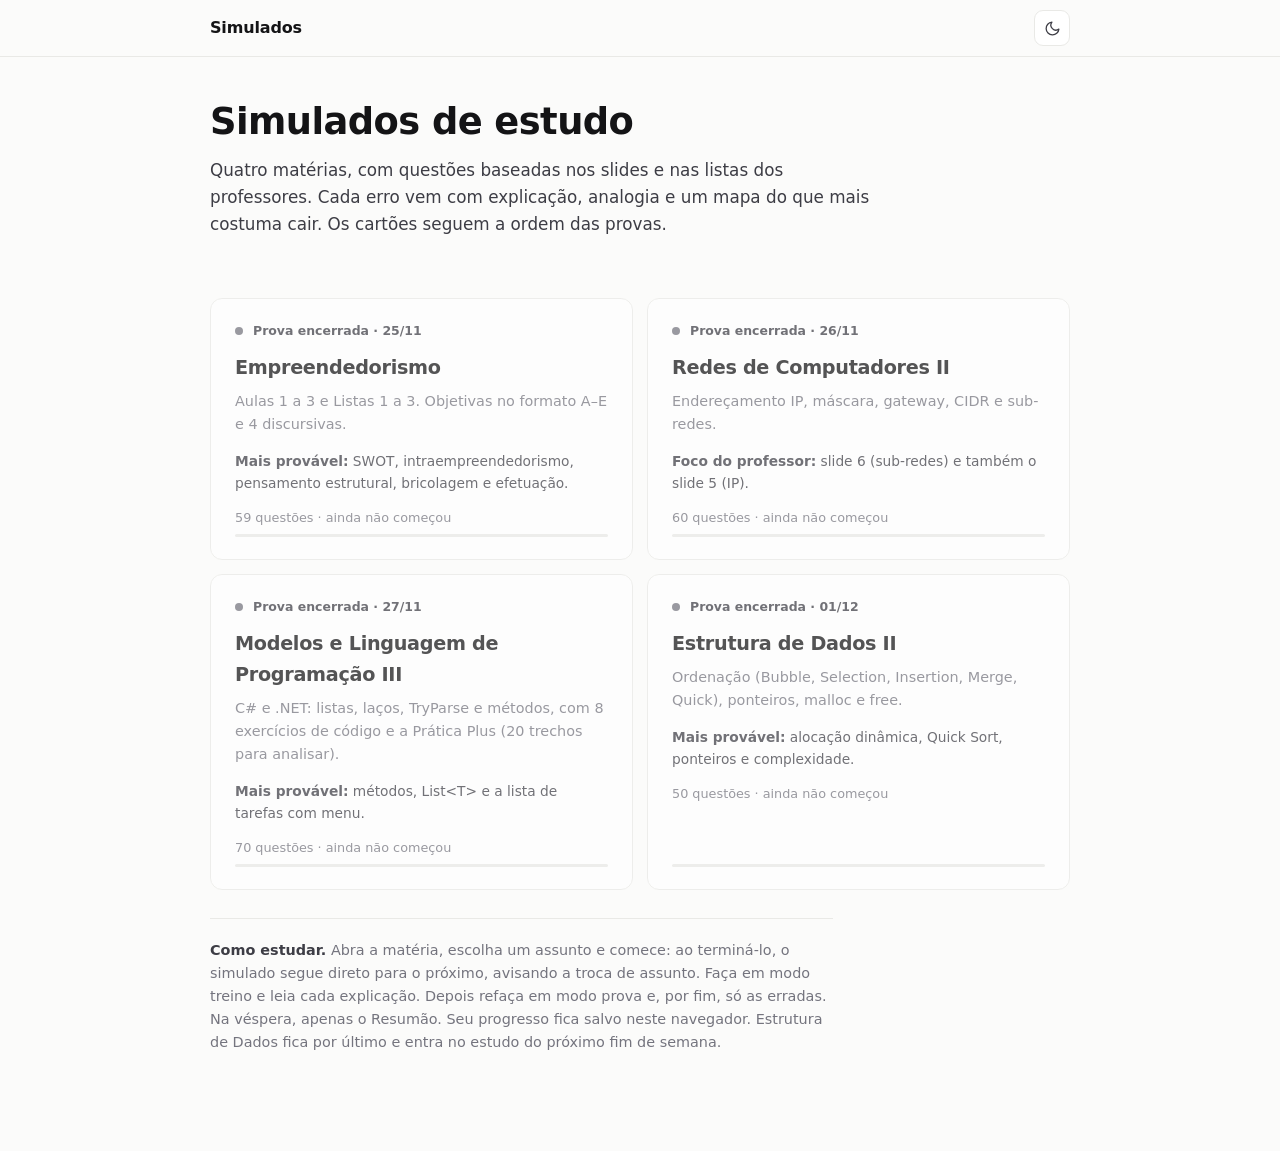
<file: index.html>
<!doctype html>
<html lang="pt-BR"><head><meta charset="utf-8">
<meta name="viewport" content="width=device-width,initial-scale=1">
<title>Simulados</title>
<script>/* Tema claro/escuro — roda no <head> para evitar "flash" de tema errado */
/* Prova encerrada: vale a partir do horário informado (hora local do navegador, formato AAAA-MM-DDTHH:MM) */
window.examEnded = function (iso) {
  var d = iso && new Date(iso);
  return !!d && !isNaN(d) && Date.now() >= d.getTime();
};
(function () {
  var K = "sim_theme", root = document.documentElement, t = null;
  try { t = localStorage.getItem(K); } catch (e) {}
  if (t !== "dark" && t !== "light") t = window.matchMedia && matchMedia("(prefers-color-scheme: dark)").matches ? "dark" : "light";
  root.setAttribute("data-theme", t);
  document.addEventListener("click", function (ev) {
    if (!ev.target.closest("[data-theme-toggle]")) return;
    var n = root.getAttribute("data-theme") === "dark" ? "light" : "dark";
    root.setAttribute("data-theme", n);
    try { localStorage.setItem(K, n); } catch (e) {}
  });
})();
</script>
<style>/* ---------- tokens ---------- */
:root{
  --accent:#4f46e5;
  --font:"Inter",ui-sans-serif,system-ui,-apple-system,"Segoe UI",Roboto,"Helvetica Neue",Arial,sans-serif;
  --mono:ui-monospace,"SF Mono","Cascadia Code",Consolas,"Liberation Mono",monospace;
  --bg:#fbfbfa;--surface:#ffffff;--soft:#f4f4f2;
  --ink:#141416;--ink2:#3d3d45;--muted:#74747e;
  --line:#e9e9e6;--line2:#d6d6d2;
  --ok:#15803d;--ok-bg:#f1faf4;--no:#b42318;--no-bg:#fef3f2;
  --accent-fg:var(--accent);
  --radius:12px;
  color-scheme:light;
}
html[data-theme="dark"]{
  --bg:#0c0c0e;--surface:#141417;--soft:#1b1b1f;
  --ink:#f3f3f5;--ink2:#cfcfd6;--muted:#8d8d98;
  --line:#25252b;--line2:#35353d;
  --ok:#4ade80;--ok-bg:#0e2217;--no:#f87171;--no-bg:#2a1315;
  --accent-fg:color-mix(in srgb,var(--accent) 62%,#fff);
  color-scheme:dark;
}

/* ---------- base ---------- */
*{box-sizing:border-box}
html{scroll-behavior:smooth;-webkit-text-size-adjust:100%}
body{margin:0;background:var(--bg);color:var(--ink);font:16px/1.6 var(--font);-webkit-font-smoothing:antialiased;transition:background .2s,color .2s}
a{color:inherit}
h1,h2,h3{letter-spacing:-.015em;margin:0}
.wrap,.in{max-width:900px;margin:0 auto;padding:0 20px}
.muted{color:var(--muted)}
.small{font-size:.875rem}
.tnum{font-variant-numeric:tabular-nums}

/* ---------- barra superior ---------- */
.bar{position:sticky;top:0;z-index:20;background:color-mix(in srgb,var(--bg) 88%,transparent);backdrop-filter:saturate(1.4) blur(10px);-webkit-backdrop-filter:saturate(1.4) blur(10px);border-bottom:1px solid var(--line)}
.bar .in{display:flex;align-items:center;gap:14px;height:56px}
.back{color:var(--muted);text-decoration:none;font-size:.875rem;white-space:nowrap}
.back:hover{color:var(--ink)}
.brand{font-weight:650;letter-spacing:-.01em}
nav.tabs{display:flex;gap:2px;flex:1;overflow-x:auto;scrollbar-width:none;height:100%}
nav.tabs::-webkit-scrollbar{display:none}
nav.tabs button{background:none;border:0;color:var(--muted);font:inherit;font-size:.9rem;font-weight:500;padding:0 12px;cursor:pointer;white-space:nowrap;position:relative;height:100%}
nav.tabs button:hover{color:var(--ink)}
nav.tabs button.on{color:var(--ink)}
nav.tabs button.on::after{content:"";position:absolute;left:12px;right:12px;bottom:-1px;height:2px;background:var(--accent-fg);border-radius:2px}
.icon-btn{display:grid;place-items:center;width:36px;height:36px;border-radius:9px;border:1px solid var(--line);background:var(--surface);color:var(--ink2);cursor:pointer;flex:none;margin-left:auto}
.icon-btn:hover{border-color:var(--line2);color:var(--ink)}
.icon-btn svg{width:17px;height:17px;fill:none;stroke:currentColor;stroke-width:1.8;stroke-linecap:round;stroke-linejoin:round}
.icon-btn .i-sun{display:none}
html[data-theme="dark"] .icon-btn .i-sun{display:block}
html[data-theme="dark"] .icon-btn .i-moon{display:none}
nav.tabs + .icon-btn{margin-left:0}

/* ---------- topo da página ---------- */
.hero{padding:44px 0 8px}
.hero h1{font-size:clamp(1.65rem,3.6vw,2.3rem);font-weight:650;line-height:1.15}
.hero p{margin:10px 0 0;color:var(--muted);max-width:62ch}
.hero p.sub{font-size:.9rem;margin-top:8px}
.hero p.lead{color:var(--ink2);font-size:1.05rem;line-height:1.6;margin-top:14px}
main{max-width:900px;margin:0 auto;padding:24px 20px 96px}
#app>*{animation:rise .28s ease both}
@keyframes rise{from{opacity:0;transform:translateY(6px)}to{opacity:1;transform:none}}
@media (prefers-reduced-motion:reduce){#app>*{animation:none}html{scroll-behavior:auto}}

/* ---------- blocos ---------- */
.card{background:var(--surface);border:1px solid var(--line);border-radius:var(--radius);padding:24px;margin-bottom:16px}
.card h2{font-size:1.05rem;font-weight:620;margin-bottom:12px}
.card h3{font-size:.95rem;font-weight:620;margin:20px 0 8px}
.label{font-size:.72rem;font-weight:650;letter-spacing:.07em;text-transform:uppercase;color:var(--muted)}
.callout{border-left:2px solid var(--line2);padding:2px 0 2px 16px;margin:16px 0 0;color:var(--ink2);font-size:.93rem}

.stats{display:grid;grid-template-columns:repeat(3,1fr);padding:0}
.stats>div{padding:20px 24px}
.stats>div+div{border-left:1px solid var(--line)}
.stats b{display:block;font-size:1.9rem;font-weight:600;letter-spacing:-.02em;line-height:1.1;font-variant-numeric:tabular-nums}
.stats span{color:var(--muted);font-size:.85rem}
@media (max-width:560px){.stats>div{padding:16px 14px}.stats b{font-size:1.4rem}}

/* ---------- botões ---------- */
.btn{background:var(--accent);color:#fff;border:1px solid transparent;border-radius:9px;padding:10px 18px;font:inherit;font-size:.92rem;font-weight:550;cursor:pointer;transition:opacity .15s,transform .05s}
html[data-theme="dark"] .btn{background:color-mix(in srgb,var(--accent) 78%,#fff);color:#0c0c0e}
.btn:hover{opacity:.9}
.btn:active{transform:translateY(1px)}
.btn.ghost{background:transparent;color:var(--ink);border-color:var(--line2)}
html[data-theme="dark"] .btn.ghost{background:transparent;color:var(--ink)}
.btn.ghost:hover{border-color:var(--ink2);opacity:1}
.btn.sm{padding:6px 12px;font-size:.82rem;border-radius:8px}
.btn[disabled]{opacity:.38;cursor:not-allowed}
.row{display:flex;gap:10px;align-items:center;flex-wrap:wrap}
.row.sp{justify-content:space-between}

/* ---------- mapa de prioridade ---------- */
table.topics{width:100%;border-collapse:collapse}
table.topics th{font-size:.7rem;font-weight:650;letter-spacing:.07em;text-transform:uppercase;color:var(--muted);text-align:left;padding:0 12px 10px 0;border-bottom:1px solid var(--line)}
table.topics td{padding:16px 12px 16px 0;border-bottom:1px solid var(--line);vertical-align:top}
table.topics tr:last-child td{border-bottom:0;padding-bottom:0}
table.topics td:last-child,table.topics th:last-child{padding-right:0;text-align:right}
.tname{font-weight:600}
.twhy{color:var(--muted);font-size:.85rem;margin-top:2px}
.src{display:inline-block;font-size:.72rem;font-weight:550;color:var(--muted);border:1px solid var(--line2);border-radius:99px;padding:0 8px;margin-left:8px;vertical-align:1px;white-space:nowrap}
.src.focus{color:var(--accent-fg);border-color:var(--accent-fg)}
.lvl{display:inline-flex;align-items:center;gap:7px;font-size:.85rem;color:var(--ink2);white-space:nowrap}
.lvl::before{content:"";width:7px;height:7px;border-radius:50%;background:var(--c,var(--muted))}
.lvl.hot{--c:#e5484d}.lvl.high{--c:#e9a23b}.lvl.mid{--c:#4c8bf5}.lvl.low{--c:var(--muted)}
.bar2{height:4px;background:var(--line);border-radius:99px;overflow:hidden;margin-top:8px;min-width:96px}
.bar2 i{display:block;height:100%;background:var(--accent-fg);border-radius:99px}
.bar2.acc i{background:var(--ok)}
.bar2.bad i{background:var(--no)}
.pct{font-size:.75rem;color:var(--muted);margin-top:4px;font-variant-numeric:tabular-nums}
@media (max-width:640px){table.topics .hide-s{display:none}}

/* seções soltas (fora de cartão), como no index */
.sec{margin:36px 0 14px}
.sec h2{font-size:1.05rem;font-weight:620}
.sec p{margin:4px 0 0;color:var(--muted);font-size:.9rem}
.notice{border:1px solid var(--line);border-left:3px solid var(--accent-fg);border-radius:var(--radius);background:var(--surface);padding:16px 20px;margin-bottom:16px;color:var(--ink2);font-size:.95rem}

.notice.resume{display:flex;justify-content:space-between;align-items:center;gap:14px;flex-wrap:wrap}

/* fluxo contínuo: aviso de novo assunto, atalhos entre assuntos, sair/encerrar */
.newtopic{border-left:3px solid var(--accent-fg);background:var(--soft);border-radius:10px;padding:14px 18px;margin:0 0 18px}
.newtopic .label{color:var(--accent-fg);display:block;margin-bottom:2px}
.newtopic>b{display:block;font-size:1.08rem;font-weight:620;letter-spacing:-.01em}
.newtopic .small b{font-weight:600;color:var(--ink2)}
.segs{display:flex;gap:6px;overflow-x:auto;padding:2px 0 10px;margin:0 0 10px;scrollbar-width:thin}
.segchip{flex:none;display:inline-flex;align-items:center;gap:8px;max-width:210px;background:var(--surface);border:1px solid var(--line);color:var(--muted);border-radius:99px;padding:4px 11px;font:inherit;font-size:.78rem;font-weight:500;cursor:pointer;white-space:nowrap}
.segchip span{overflow:hidden;text-overflow:ellipsis}
.segchip i{font-style:normal;font-variant-numeric:tabular-nums;opacity:.8}
.segchip:hover{border-color:var(--line2);color:var(--ink)}
.segchip.on{border-color:var(--accent-fg);color:var(--ink)}
.segchip.done{color:var(--ok)}
.endrow{text-align:center;margin-top:16px}
.linkbtn{background:none;border:0;color:var(--muted);font:inherit;font-size:.85rem;text-decoration:underline;text-underline-offset:3px;cursor:pointer}
.linkbtn:hover{color:var(--ink)}

/* assuntos em cartões (mesma linguagem dos cartões do index) */
.tgrid{display:grid;grid-template-columns:repeat(2,1fr);gap:14px}
@media (max-width:700px){.tgrid{grid-template-columns:1fr}}
.tcard{display:flex;flex-direction:column;gap:6px;background:var(--surface);border:1px solid var(--line);border-radius:var(--radius);padding:20px 22px;cursor:pointer;transition:border-color .15s,transform .15s}
.tcard:hover,.tcard:focus-visible{border-color:var(--line2);transform:translateY(-2px);outline:none}
.tcard.focus{border-color:color-mix(in srgb,var(--accent-fg) 55%,var(--line))}
.tcard .tc-top{display:flex;justify-content:space-between;align-items:center}
.tcard h3{font-size:1.05rem;font-weight:620;margin:6px 0 0;line-height:1.3}
.tcard .twhy{margin:0;font-size:.88rem}
.tcard .tc-src{display:flex;gap:6px;flex-wrap:wrap}
.tcard .tc-src .src{margin:0}
.tcard .bar2{margin-top:10px}
.tcard .tc-foot{display:flex;justify-content:space-between;align-items:center;margin-top:10px;font-size:.82rem;color:var(--muted)}
.tcard .go{color:var(--accent-fg);font-weight:600}
.details-card{background:var(--surface);border:1px solid var(--line);border-radius:var(--radius);padding:16px 22px;margin-top:28px}
.details-card details{margin:0}
.details-card p{color:var(--ink2);font-size:.92rem;margin:10px 0 0 14px}

/* ---------- configuração do simulado ---------- */
.opt-row{display:flex;gap:12px;padding:14px 16px;border:1px solid var(--line);border-radius:10px;margin:8px 0;cursor:pointer;align-items:flex-start;background:var(--surface);transition:border-color .15s,background .15s}
.opt-row:hover{border-color:var(--line2)}
.opt-row.on{border-color:var(--accent-fg);background:color-mix(in srgb,var(--accent) 6%,var(--surface))}
.opt-row input{margin-top:4px;accent-color:var(--accent)}
.opt-row b{font-weight:600}
.check{display:flex;gap:10px;align-items:center;font-size:.9rem;color:var(--ink2);margin:8px 0;cursor:pointer}
.check input{accent-color:var(--accent);width:16px;height:16px}
select{font:inherit;font-size:.9rem;padding:7px 10px;border-radius:8px;border:1px solid var(--line2);background:var(--surface);color:var(--ink);margin-top:8px}

/* ---------- questão ---------- */
.qhead{display:flex;justify-content:space-between;align-items:center;gap:12px;font-size:.82rem;color:var(--muted);font-variant-numeric:tabular-nums}
.progress{height:3px;background:var(--line);border-radius:99px;overflow:hidden;margin:10px 0 20px}
.progress i{display:block;height:100%;background:var(--accent-fg);transition:width .3s}
.tags{display:flex;gap:8px;flex-wrap:wrap;margin-bottom:14px}
.tag{font-size:.75rem;font-weight:550;color:var(--ink2);background:var(--soft);border-radius:6px;padding:2px 9px}
.qtext{font-size:1.1rem;font-weight:550;line-height:1.5;margin:0 0 16px;letter-spacing:-.005em}
.opt{display:flex;gap:14px;width:100%;text-align:left;background:var(--surface);color:var(--ink);border:1px solid var(--line);border-radius:10px;padding:13px 16px;margin:8px 0;font:inherit;font-size:.97rem;cursor:pointer;align-items:flex-start;transition:border-color .15s,background .15s}
.opt:hover:not(.lock){border-color:var(--line2);background:var(--soft)}
.opt .l{flex:none;width:24px;height:24px;border-radius:6px;border:1px solid var(--line2);display:grid;place-items:center;font-size:.72rem;font-weight:650;color:var(--muted);margin-top:1px}
.opt.sel{border-color:var(--accent-fg);background:color-mix(in srgb,var(--accent) 7%,var(--surface))}
.opt.sel .l{background:var(--accent-fg);border-color:var(--accent-fg);color:var(--bg)}
.opt.ok{border-color:var(--ok);background:var(--ok-bg)}
.opt.ok .l{background:var(--ok);border-color:var(--ok);color:var(--bg)}
.opt.no{border-color:var(--no);background:var(--no-bg)}
.opt.no .l{background:var(--no);border-color:var(--no);color:var(--bg)}
.opt.lock{cursor:default}

/* feedback */
.fb{margin-top:22px}
.why{border-left:2px solid var(--c);padding:2px 0 2px 16px;margin:16px 0}
.why .label{color:var(--c);display:block;margin-bottom:4px}
.why p{margin:0;color:var(--ink2)}
.why.good{--c:var(--ok)}
.why.bad{--c:var(--no)}
.why .ans{font-weight:600;color:var(--ink);margin-bottom:6px}
.an{background:var(--soft);border-radius:10px;padding:14px 16px;margin:16px 0;color:var(--ink2);font-size:.95rem}
.an .label{display:block;margin-bottom:4px}

/* código */
pre.code{background:var(--soft);border:1px solid var(--line);color:var(--ink);border-radius:10px;padding:14px 16px;overflow:auto;font:.84rem/1.6 var(--mono);margin:12px 0;white-space:pre;tab-size:4}
code{background:var(--soft);color:var(--ink);padding:1px 6px;border-radius:5px;font:.88em var(--mono);border:1px solid var(--line)}
pre.code code{background:none;border:0;padding:0}

details{margin:10px 0}
details>summary{cursor:pointer;font-size:.9rem;font-weight:550;color:var(--ink2);list-style:none;display:flex;gap:8px;align-items:baseline}
details>summary::-webkit-details-marker{display:none}
details>summary::before{content:"";width:6px;height:6px;border-right:1.6px solid var(--muted);border-bottom:1.6px solid var(--muted);transform:rotate(-45deg);flex:none;transition:transform .15s;margin-right:2px;position:relative;top:-1px}
details[open]>summary::before{transform:rotate(45deg)}
details>summary:hover{color:var(--ink)}
details ul{margin:.6rem 0 0 6px;padding-left:16px;color:var(--ink2);font-size:.92rem}
details ul li{margin:.5rem 0}
.list{padding-left:20px;margin:0;color:var(--ink2)}
.list li{margin:.5rem 0}

/* ---------- resultado ---------- */
.score{font-size:3.4rem;font-weight:600;letter-spacing:-.04em;line-height:1;font-variant-numeric:tabular-nums}
.hr{border:0;border-top:1px solid var(--line);margin:18px 0}
.rev>details{padding:14px 0;border-top:1px solid var(--line);margin:0}
.rev>details:first-of-type{border-top:0}

/* ---------- hub (index) ---------- */
.subjects{display:grid;grid-template-columns:repeat(2,1fr);gap:14px;margin-top:28px}
@media (max-width:700px){.subjects{grid-template-columns:1fr}}
a.subject{display:flex;flex-direction:column;gap:6px;text-decoration:none;background:var(--surface);border:1px solid var(--line);border-radius:var(--radius);padding:22px 24px;transition:border-color .15s,transform .15s}
a.subject:hover{border-color:var(--line2);transform:translateY(-2px)}
a.subject .top{display:flex;align-items:center;gap:10px;font-size:.78rem;color:var(--muted);font-weight:550}
a.subject .dot{width:8px;height:8px;border-radius:50%;background:var(--c)}
a.subject h2{font-size:1.2rem;font-weight:620;margin:6px 0 0}
a.subject .desc{color:var(--muted);font-size:.9rem}
a.subject .most{font-size:.86rem;color:var(--ink2);margin-top:8px}
a.subject .most b{font-weight:600}
a.subject .prog{height:3px;background:var(--line);border-radius:99px;overflow:hidden;margin-top:auto}
a.subject .prog i{display:block;height:100%;width:0;background:var(--c);border-radius:99px}
a.subject.done{opacity:.72}
a.subject.done .top .when{color:var(--ink2)}
a.subject.done .dot{background:var(--muted)}
a.subject .status{font-size:.8rem;color:var(--muted);margin-top:8px}
.howto{margin-top:28px;border-top:1px solid var(--line);padding-top:20px;color:var(--muted);font-size:.9rem;max-width:68ch}
.howto b{color:var(--ink2);font-weight:600}
</style></head>
<body>
<header class="bar"><div class="in"><span class="brand">Simulados</span><span style="flex:1"></span>
<button class="icon-btn" data-theme-toggle aria-label="Alternar modo claro e escuro" title="Alternar modo claro/escuro"><svg class="i-moon" viewBox="0 0 24 24" aria-hidden="true"><path d="M21 12.8A9 9 0 1 1 11.2 3a7 7 0 0 0 9.8 9.8z"/></svg><svg class="i-sun" viewBox="0 0 24 24" aria-hidden="true"><circle cx="12" cy="12" r="4"/><path d="M12 2v2M12 20v2M4.9 4.9l1.4 1.4M17.7 17.7l1.4 1.4M2 12h2M20 12h2M4.9 19.1l1.4-1.4M17.7 6.3l1.4-1.4"/></svg></button></div></header>
<div class="hero"><div class="in"><h1>Simulados de estudo</h1>
<p class="lead">Quatro matérias, com questões baseadas nos slides e nas listas dos professores. Cada erro vem com explicação, analogia e um mapa do que mais costuma cair. Os cartões seguem a ordem das provas.</p></div></div>
<main>
<div class="subjects">

<a class="subject" href="empreendedorismo.html" style="--c:#0f766e" data-id="emp" data-end="2026-11-25T00:00" data-total="59">
  <div class="top"><span class="dot"></span><span class="when" data-label="Prova">Prova · 25/11</span></div>
  <h2>Empreendedorismo</h2>
  <div class="desc">Aulas 1 a 3 e Listas 1 a 3. Objetivas no formato A–E e 4 discursivas.</div>
  <div class="most"><b>Mais provável:</b> SWOT, intraempreendedorismo, pensamento estrutural, bricolagem e efetuação.</div>
  <div class="status">carregando…</div><div class="prog"><i></i></div>
</a>

<a class="subject" href="redes-2.html" style="--c:#0369a1" data-id="redes" data-end="2026-11-26T20:30" data-total="60">
  <div class="top"><span class="dot"></span><span class="when" data-label="Prova">Prova · 26/11</span></div>
  <h2>Redes de Computadores II</h2>
  <div class="desc">Endereçamento IP, máscara, gateway, CIDR e sub-redes.</div>
  <div class="most"><b>Foco do professor:</b> slide 6 (sub-redes) e também o slide 5 (IP).</div>
  <div class="status">carregando…</div><div class="prog"><i></i></div>
</a>

<a class="subject" href="modelos-csharp.html" style="--c:#7c3aed" data-id="csharp" data-end="2026-11-27T20:30" data-total="70">
  <div class="top"><span class="dot"></span><span class="when" data-label="Prova prática">Prova prática · 27/11</span></div>
  <h2>Modelos e Linguagem de Programação III</h2>
  <div class="desc">C# e .NET: listas, laços, TryParse e métodos, com 8 exercícios de código e a Prática Plus (20 trechos para analisar).</div>
  <div class="most"><b>Mais provável:</b> métodos, List&lt;T&gt; e a lista de tarefas com menu.</div>
  <div class="status">carregando…</div><div class="prog"><i></i></div>
</a>

<a class="subject" href="estrutura-de-dados.html" style="--c:#4f46e5" data-id="ed" data-end="2026-12-01T20:30" data-total="50">
  <div class="top"><span class="dot"></span><span class="when" data-label="Prova do 2º bimestre">Prova do 2º bimestre · 01/12</span></div>
  <h2>Estrutura de Dados II</h2>
  <div class="desc">Ordenação (Bubble, Selection, Insertion, Merge, Quick), ponteiros, malloc e free.</div>
  <div class="most"><b>Mais provável:</b> alocação dinâmica, Quick Sort, ponteiros e complexidade.</div>
  <div class="status">carregando…</div><div class="prog"><i></i></div>
</a>

</div>
<div class="howto"><b>Como estudar.</b> Abra a matéria, escolha um assunto e comece: ao terminá-lo, o simulado segue direto para o próximo, avisando a troca de assunto. Faça em modo treino e leia cada explicação. Depois refaça em modo prova e, por fim, só as erradas. Na véspera, apenas o Resumão. Seu progresso fica salvo neste navegador. Estrutura de Dados fica por último e entra no estudo do próximo fim de semana.</div>
</main>
<script>
document.querySelectorAll("a.subject").forEach(function (a) {
  var id = a.dataset.id, s = { q: {} };
  if (window.examEnded(a.dataset.end)) { a.classList.add("done"); var w = a.querySelector(".when"); w.textContent = "Prova encerrada · " + w.textContent.split(" · ")[1]; }
  try { s = JSON.parse(localStorage.getItem("sim_" + id)) || s; } catch (e) {}
  var total = s.total || +a.dataset.total;
  var done = Object.keys(s.q).length, ok = Object.values(s.q).filter(function (x) { return x.ok; }).length;
  a.querySelector(".prog i").style.width = (done / total * 100) + "%";
  a.querySelector(".status").textContent = done ? done + " de " + total + " feitas · " + Math.round(ok / done * 100) + "% de acerto" : total + " questões · ainda não começou";
});
</script>
</body></html>
</file>
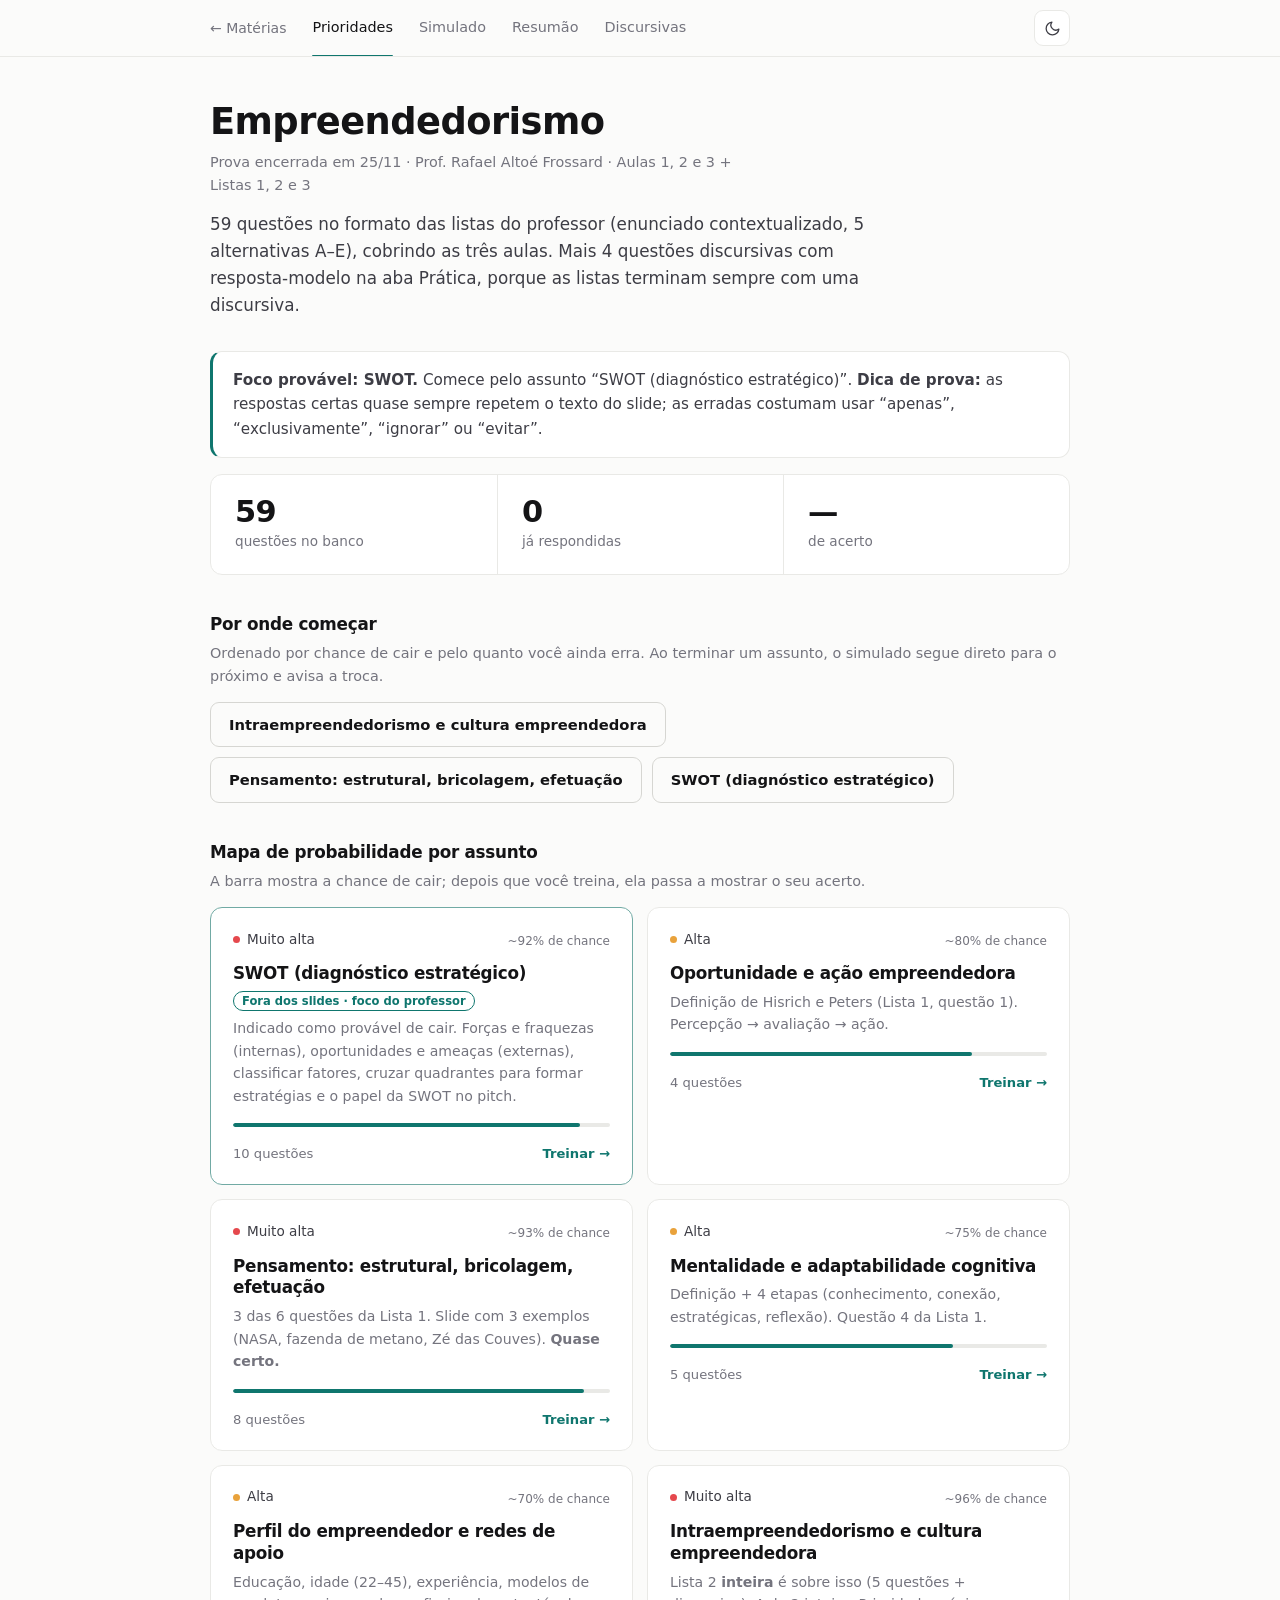
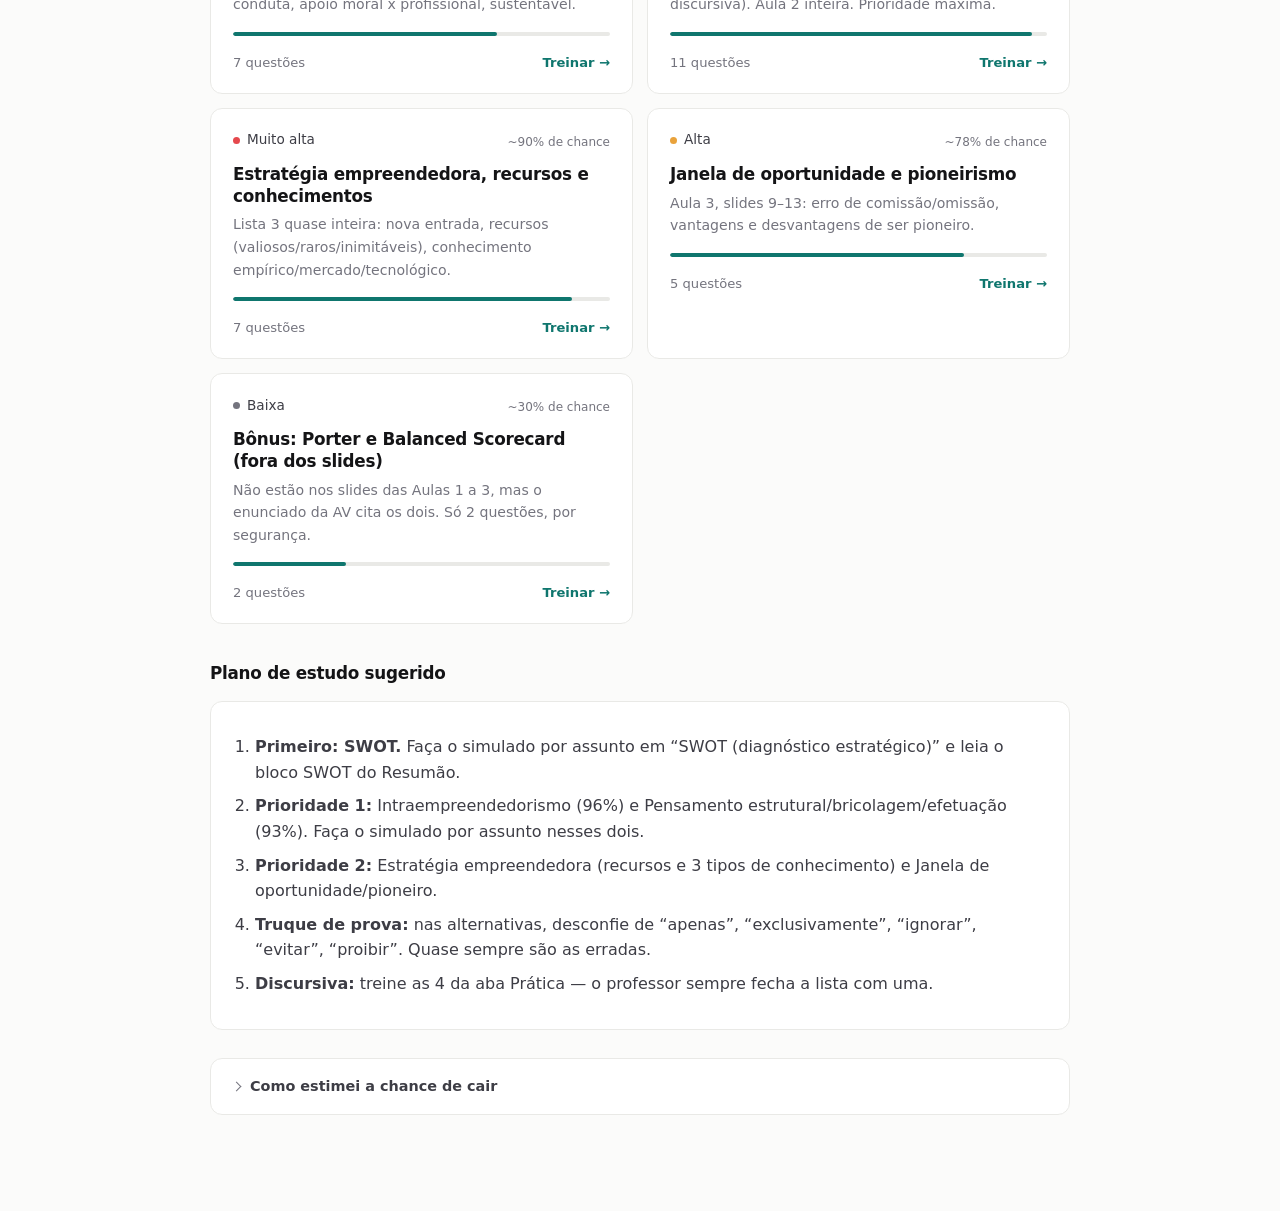
<file: empreendedorismo.html>
<!doctype html>
<html lang="pt-BR"><head><meta charset="utf-8">
<meta name="viewport" content="width=device-width,initial-scale=1">
<title>Simulado</title>
<script>/* Tema claro/escuro — roda no <head> para evitar "flash" de tema errado */
/* Prova encerrada: vale a partir do horário informado (hora local do navegador, formato AAAA-MM-DDTHH:MM) */
window.examEnded = function (iso) {
  var d = iso && new Date(iso);
  return !!d && !isNaN(d) && Date.now() >= d.getTime();
};
(function () {
  var K = "sim_theme", root = document.documentElement, t = null;
  try { t = localStorage.getItem(K); } catch (e) {}
  if (t !== "dark" && t !== "light") t = window.matchMedia && matchMedia("(prefers-color-scheme: dark)").matches ? "dark" : "light";
  root.setAttribute("data-theme", t);
  document.addEventListener("click", function (ev) {
    if (!ev.target.closest("[data-theme-toggle]")) return;
    var n = root.getAttribute("data-theme") === "dark" ? "light" : "dark";
    root.setAttribute("data-theme", n);
    try { localStorage.setItem(K, n); } catch (e) {}
  });
})();
</script>
<style>/* ---------- tokens ---------- */
:root{
  --accent:#4f46e5;
  --font:"Inter",ui-sans-serif,system-ui,-apple-system,"Segoe UI",Roboto,"Helvetica Neue",Arial,sans-serif;
  --mono:ui-monospace,"SF Mono","Cascadia Code",Consolas,"Liberation Mono",monospace;
  --bg:#fbfbfa;--surface:#ffffff;--soft:#f4f4f2;
  --ink:#141416;--ink2:#3d3d45;--muted:#74747e;
  --line:#e9e9e6;--line2:#d6d6d2;
  --ok:#15803d;--ok-bg:#f1faf4;--no:#b42318;--no-bg:#fef3f2;
  --accent-fg:var(--accent);
  --radius:12px;
  color-scheme:light;
}
html[data-theme="dark"]{
  --bg:#0c0c0e;--surface:#141417;--soft:#1b1b1f;
  --ink:#f3f3f5;--ink2:#cfcfd6;--muted:#8d8d98;
  --line:#25252b;--line2:#35353d;
  --ok:#4ade80;--ok-bg:#0e2217;--no:#f87171;--no-bg:#2a1315;
  --accent-fg:color-mix(in srgb,var(--accent) 62%,#fff);
  color-scheme:dark;
}

/* ---------- base ---------- */
*{box-sizing:border-box}
html{scroll-behavior:smooth;-webkit-text-size-adjust:100%}
body{margin:0;background:var(--bg);color:var(--ink);font:16px/1.6 var(--font);-webkit-font-smoothing:antialiased;transition:background .2s,color .2s}
a{color:inherit}
h1,h2,h3{letter-spacing:-.015em;margin:0}
.wrap,.in{max-width:900px;margin:0 auto;padding:0 20px}
.muted{color:var(--muted)}
.small{font-size:.875rem}
.tnum{font-variant-numeric:tabular-nums}

/* ---------- barra superior ---------- */
.bar{position:sticky;top:0;z-index:20;background:color-mix(in srgb,var(--bg) 88%,transparent);backdrop-filter:saturate(1.4) blur(10px);-webkit-backdrop-filter:saturate(1.4) blur(10px);border-bottom:1px solid var(--line)}
.bar .in{display:flex;align-items:center;gap:14px;height:56px}
.back{color:var(--muted);text-decoration:none;font-size:.875rem;white-space:nowrap}
.back:hover{color:var(--ink)}
.brand{font-weight:650;letter-spacing:-.01em}
nav.tabs{display:flex;gap:2px;flex:1;overflow-x:auto;scrollbar-width:none;height:100%}
nav.tabs::-webkit-scrollbar{display:none}
nav.tabs button{background:none;border:0;color:var(--muted);font:inherit;font-size:.9rem;font-weight:500;padding:0 12px;cursor:pointer;white-space:nowrap;position:relative;height:100%}
nav.tabs button:hover{color:var(--ink)}
nav.tabs button.on{color:var(--ink)}
nav.tabs button.on::after{content:"";position:absolute;left:12px;right:12px;bottom:-1px;height:2px;background:var(--accent-fg);border-radius:2px}
.icon-btn{display:grid;place-items:center;width:36px;height:36px;border-radius:9px;border:1px solid var(--line);background:var(--surface);color:var(--ink2);cursor:pointer;flex:none;margin-left:auto}
.icon-btn:hover{border-color:var(--line2);color:var(--ink)}
.icon-btn svg{width:17px;height:17px;fill:none;stroke:currentColor;stroke-width:1.8;stroke-linecap:round;stroke-linejoin:round}
.icon-btn .i-sun{display:none}
html[data-theme="dark"] .icon-btn .i-sun{display:block}
html[data-theme="dark"] .icon-btn .i-moon{display:none}
nav.tabs + .icon-btn{margin-left:0}

/* ---------- topo da página ---------- */
.hero{padding:44px 0 8px}
.hero h1{font-size:clamp(1.65rem,3.6vw,2.3rem);font-weight:650;line-height:1.15}
.hero p{margin:10px 0 0;color:var(--muted);max-width:62ch}
.hero p.sub{font-size:.9rem;margin-top:8px}
.hero p.lead{color:var(--ink2);font-size:1.05rem;line-height:1.6;margin-top:14px}
main{max-width:900px;margin:0 auto;padding:24px 20px 96px}
#app>*{animation:rise .28s ease both}
@keyframes rise{from{opacity:0;transform:translateY(6px)}to{opacity:1;transform:none}}
@media (prefers-reduced-motion:reduce){#app>*{animation:none}html{scroll-behavior:auto}}

/* ---------- blocos ---------- */
.card{background:var(--surface);border:1px solid var(--line);border-radius:var(--radius);padding:24px;margin-bottom:16px}
.card h2{font-size:1.05rem;font-weight:620;margin-bottom:12px}
.card h3{font-size:.95rem;font-weight:620;margin:20px 0 8px}
.label{font-size:.72rem;font-weight:650;letter-spacing:.07em;text-transform:uppercase;color:var(--muted)}
.callout{border-left:2px solid var(--line2);padding:2px 0 2px 16px;margin:16px 0 0;color:var(--ink2);font-size:.93rem}

.stats{display:grid;grid-template-columns:repeat(3,1fr);padding:0}
.stats>div{padding:20px 24px}
.stats>div+div{border-left:1px solid var(--line)}
.stats b{display:block;font-size:1.9rem;font-weight:600;letter-spacing:-.02em;line-height:1.1;font-variant-numeric:tabular-nums}
.stats span{color:var(--muted);font-size:.85rem}
@media (max-width:560px){.stats>div{padding:16px 14px}.stats b{font-size:1.4rem}}

/* ---------- botões ---------- */
.btn{background:var(--accent);color:#fff;border:1px solid transparent;border-radius:9px;padding:10px 18px;font:inherit;font-size:.92rem;font-weight:550;cursor:pointer;transition:opacity .15s,transform .05s}
html[data-theme="dark"] .btn{background:color-mix(in srgb,var(--accent) 78%,#fff);color:#0c0c0e}
.btn:hover{opacity:.9}
.btn:active{transform:translateY(1px)}
.btn.ghost{background:transparent;color:var(--ink);border-color:var(--line2)}
html[data-theme="dark"] .btn.ghost{background:transparent;color:var(--ink)}
.btn.ghost:hover{border-color:var(--ink2);opacity:1}
.btn.sm{padding:6px 12px;font-size:.82rem;border-radius:8px}
.btn[disabled]{opacity:.38;cursor:not-allowed}
.row{display:flex;gap:10px;align-items:center;flex-wrap:wrap}
.row.sp{justify-content:space-between}

/* ---------- mapa de prioridade ---------- */
table.topics{width:100%;border-collapse:collapse}
table.topics th{font-size:.7rem;font-weight:650;letter-spacing:.07em;text-transform:uppercase;color:var(--muted);text-align:left;padding:0 12px 10px 0;border-bottom:1px solid var(--line)}
table.topics td{padding:16px 12px 16px 0;border-bottom:1px solid var(--line);vertical-align:top}
table.topics tr:last-child td{border-bottom:0;padding-bottom:0}
table.topics td:last-child,table.topics th:last-child{padding-right:0;text-align:right}
.tname{font-weight:600}
.twhy{color:var(--muted);font-size:.85rem;margin-top:2px}
.src{display:inline-block;font-size:.72rem;font-weight:550;color:var(--muted);border:1px solid var(--line2);border-radius:99px;padding:0 8px;margin-left:8px;vertical-align:1px;white-space:nowrap}
.src.focus{color:var(--accent-fg);border-color:var(--accent-fg)}
.lvl{display:inline-flex;align-items:center;gap:7px;font-size:.85rem;color:var(--ink2);white-space:nowrap}
.lvl::before{content:"";width:7px;height:7px;border-radius:50%;background:var(--c,var(--muted))}
.lvl.hot{--c:#e5484d}.lvl.high{--c:#e9a23b}.lvl.mid{--c:#4c8bf5}.lvl.low{--c:var(--muted)}
.bar2{height:4px;background:var(--line);border-radius:99px;overflow:hidden;margin-top:8px;min-width:96px}
.bar2 i{display:block;height:100%;background:var(--accent-fg);border-radius:99px}
.bar2.acc i{background:var(--ok)}
.bar2.bad i{background:var(--no)}
.pct{font-size:.75rem;color:var(--muted);margin-top:4px;font-variant-numeric:tabular-nums}
@media (max-width:640px){table.topics .hide-s{display:none}}

/* seções soltas (fora de cartão), como no index */
.sec{margin:36px 0 14px}
.sec h2{font-size:1.05rem;font-weight:620}
.sec p{margin:4px 0 0;color:var(--muted);font-size:.9rem}
.notice{border:1px solid var(--line);border-left:3px solid var(--accent-fg);border-radius:var(--radius);background:var(--surface);padding:16px 20px;margin-bottom:16px;color:var(--ink2);font-size:.95rem}

.notice.resume{display:flex;justify-content:space-between;align-items:center;gap:14px;flex-wrap:wrap}

/* fluxo contínuo: aviso de novo assunto, atalhos entre assuntos, sair/encerrar */
.newtopic{border-left:3px solid var(--accent-fg);background:var(--soft);border-radius:10px;padding:14px 18px;margin:0 0 18px}
.newtopic .label{color:var(--accent-fg);display:block;margin-bottom:2px}
.newtopic>b{display:block;font-size:1.08rem;font-weight:620;letter-spacing:-.01em}
.newtopic .small b{font-weight:600;color:var(--ink2)}
.segs{display:flex;gap:6px;overflow-x:auto;padding:2px 0 10px;margin:0 0 10px;scrollbar-width:thin}
.segchip{flex:none;display:inline-flex;align-items:center;gap:8px;max-width:210px;background:var(--surface);border:1px solid var(--line);color:var(--muted);border-radius:99px;padding:4px 11px;font:inherit;font-size:.78rem;font-weight:500;cursor:pointer;white-space:nowrap}
.segchip span{overflow:hidden;text-overflow:ellipsis}
.segchip i{font-style:normal;font-variant-numeric:tabular-nums;opacity:.8}
.segchip:hover{border-color:var(--line2);color:var(--ink)}
.segchip.on{border-color:var(--accent-fg);color:var(--ink)}
.segchip.done{color:var(--ok)}
.endrow{text-align:center;margin-top:16px}
.linkbtn{background:none;border:0;color:var(--muted);font:inherit;font-size:.85rem;text-decoration:underline;text-underline-offset:3px;cursor:pointer}
.linkbtn:hover{color:var(--ink)}

/* assuntos em cartões (mesma linguagem dos cartões do index) */
.tgrid{display:grid;grid-template-columns:repeat(2,1fr);gap:14px}
@media (max-width:700px){.tgrid{grid-template-columns:1fr}}
.tcard{display:flex;flex-direction:column;gap:6px;background:var(--surface);border:1px solid var(--line);border-radius:var(--radius);padding:20px 22px;cursor:pointer;transition:border-color .15s,transform .15s}
.tcard:hover,.tcard:focus-visible{border-color:var(--line2);transform:translateY(-2px);outline:none}
.tcard.focus{border-color:color-mix(in srgb,var(--accent-fg) 55%,var(--line))}
.tcard .tc-top{display:flex;justify-content:space-between;align-items:center}
.tcard h3{font-size:1.05rem;font-weight:620;margin:6px 0 0;line-height:1.3}
.tcard .twhy{margin:0;font-size:.88rem}
.tcard .tc-src{display:flex;gap:6px;flex-wrap:wrap}
.tcard .tc-src .src{margin:0}
.tcard .bar2{margin-top:10px}
.tcard .tc-foot{display:flex;justify-content:space-between;align-items:center;margin-top:10px;font-size:.82rem;color:var(--muted)}
.tcard .go{color:var(--accent-fg);font-weight:600}
.details-card{background:var(--surface);border:1px solid var(--line);border-radius:var(--radius);padding:16px 22px;margin-top:28px}
.details-card details{margin:0}
.details-card p{color:var(--ink2);font-size:.92rem;margin:10px 0 0 14px}

/* ---------- configuração do simulado ---------- */
.opt-row{display:flex;gap:12px;padding:14px 16px;border:1px solid var(--line);border-radius:10px;margin:8px 0;cursor:pointer;align-items:flex-start;background:var(--surface);transition:border-color .15s,background .15s}
.opt-row:hover{border-color:var(--line2)}
.opt-row.on{border-color:var(--accent-fg);background:color-mix(in srgb,var(--accent) 6%,var(--surface))}
.opt-row input{margin-top:4px;accent-color:var(--accent)}
.opt-row b{font-weight:600}
.check{display:flex;gap:10px;align-items:center;font-size:.9rem;color:var(--ink2);margin:8px 0;cursor:pointer}
.check input{accent-color:var(--accent);width:16px;height:16px}
select{font:inherit;font-size:.9rem;padding:7px 10px;border-radius:8px;border:1px solid var(--line2);background:var(--surface);color:var(--ink);margin-top:8px}

/* ---------- questão ---------- */
.qhead{display:flex;justify-content:space-between;align-items:center;gap:12px;font-size:.82rem;color:var(--muted);font-variant-numeric:tabular-nums}
.progress{height:3px;background:var(--line);border-radius:99px;overflow:hidden;margin:10px 0 20px}
.progress i{display:block;height:100%;background:var(--accent-fg);transition:width .3s}
.tags{display:flex;gap:8px;flex-wrap:wrap;margin-bottom:14px}
.tag{font-size:.75rem;font-weight:550;color:var(--ink2);background:var(--soft);border-radius:6px;padding:2px 9px}
.qtext{font-size:1.1rem;font-weight:550;line-height:1.5;margin:0 0 16px;letter-spacing:-.005em}
.opt{display:flex;gap:14px;width:100%;text-align:left;background:var(--surface);color:var(--ink);border:1px solid var(--line);border-radius:10px;padding:13px 16px;margin:8px 0;font:inherit;font-size:.97rem;cursor:pointer;align-items:flex-start;transition:border-color .15s,background .15s}
.opt:hover:not(.lock){border-color:var(--line2);background:var(--soft)}
.opt .l{flex:none;width:24px;height:24px;border-radius:6px;border:1px solid var(--line2);display:grid;place-items:center;font-size:.72rem;font-weight:650;color:var(--muted);margin-top:1px}
.opt.sel{border-color:var(--accent-fg);background:color-mix(in srgb,var(--accent) 7%,var(--surface))}
.opt.sel .l{background:var(--accent-fg);border-color:var(--accent-fg);color:var(--bg)}
.opt.ok{border-color:var(--ok);background:var(--ok-bg)}
.opt.ok .l{background:var(--ok);border-color:var(--ok);color:var(--bg)}
.opt.no{border-color:var(--no);background:var(--no-bg)}
.opt.no .l{background:var(--no);border-color:var(--no);color:var(--bg)}
.opt.lock{cursor:default}

/* feedback */
.fb{margin-top:22px}
.why{border-left:2px solid var(--c);padding:2px 0 2px 16px;margin:16px 0}
.why .label{color:var(--c);display:block;margin-bottom:4px}
.why p{margin:0;color:var(--ink2)}
.why.good{--c:var(--ok)}
.why.bad{--c:var(--no)}
.why .ans{font-weight:600;color:var(--ink);margin-bottom:6px}
.an{background:var(--soft);border-radius:10px;padding:14px 16px;margin:16px 0;color:var(--ink2);font-size:.95rem}
.an .label{display:block;margin-bottom:4px}

/* código */
pre.code{background:var(--soft);border:1px solid var(--line);color:var(--ink);border-radius:10px;padding:14px 16px;overflow:auto;font:.84rem/1.6 var(--mono);margin:12px 0;white-space:pre;tab-size:4}
code{background:var(--soft);color:var(--ink);padding:1px 6px;border-radius:5px;font:.88em var(--mono);border:1px solid var(--line)}
pre.code code{background:none;border:0;padding:0}

details{margin:10px 0}
details>summary{cursor:pointer;font-size:.9rem;font-weight:550;color:var(--ink2);list-style:none;display:flex;gap:8px;align-items:baseline}
details>summary::-webkit-details-marker{display:none}
details>summary::before{content:"";width:6px;height:6px;border-right:1.6px solid var(--muted);border-bottom:1.6px solid var(--muted);transform:rotate(-45deg);flex:none;transition:transform .15s;margin-right:2px;position:relative;top:-1px}
details[open]>summary::before{transform:rotate(45deg)}
details>summary:hover{color:var(--ink)}
details ul{margin:.6rem 0 0 6px;padding-left:16px;color:var(--ink2);font-size:.92rem}
details ul li{margin:.5rem 0}
.list{padding-left:20px;margin:0;color:var(--ink2)}
.list li{margin:.5rem 0}

/* ---------- resultado ---------- */
.score{font-size:3.4rem;font-weight:600;letter-spacing:-.04em;line-height:1;font-variant-numeric:tabular-nums}
.hr{border:0;border-top:1px solid var(--line);margin:18px 0}
.rev>details{padding:14px 0;border-top:1px solid var(--line);margin:0}
.rev>details:first-of-type{border-top:0}

/* ---------- hub (index) ---------- */
.subjects{display:grid;grid-template-columns:repeat(2,1fr);gap:14px;margin-top:28px}
@media (max-width:700px){.subjects{grid-template-columns:1fr}}
a.subject{display:flex;flex-direction:column;gap:6px;text-decoration:none;background:var(--surface);border:1px solid var(--line);border-radius:var(--radius);padding:22px 24px;transition:border-color .15s,transform .15s}
a.subject:hover{border-color:var(--line2);transform:translateY(-2px)}
a.subject .top{display:flex;align-items:center;gap:10px;font-size:.78rem;color:var(--muted);font-weight:550}
a.subject .dot{width:8px;height:8px;border-radius:50%;background:var(--c)}
a.subject h2{font-size:1.2rem;font-weight:620;margin:6px 0 0}
a.subject .desc{color:var(--muted);font-size:.9rem}
a.subject .most{font-size:.86rem;color:var(--ink2);margin-top:8px}
a.subject .most b{font-weight:600}
a.subject .prog{height:3px;background:var(--line);border-radius:99px;overflow:hidden;margin-top:auto}
a.subject .prog i{display:block;height:100%;width:0;background:var(--c);border-radius:99px}
a.subject.done{opacity:.72}
a.subject.done .top .when{color:var(--ink2)}
a.subject.done .dot{background:var(--muted)}
a.subject .status{font-size:.8rem;color:var(--muted);margin-top:8px}
.howto{margin-top:28px;border-top:1px solid var(--line);padding-top:20px;color:var(--muted);font-size:.9rem;max-width:68ch}
.howto b{color:var(--ink2);font-weight:600}
</style></head>
<body>
<header class="bar"><div class="in"><a class="back" href="index.html">&larr; Matérias</a>
<nav class="tabs" id="tabs"></nav>
<button class="icon-btn" data-theme-toggle aria-label="Alternar modo claro e escuro" title="Alternar modo claro/escuro"><svg class="i-moon" viewBox="0 0 24 24" aria-hidden="true"><path d="M21 12.8A9 9 0 1 1 11.2 3a7 7 0 0 0 9.8 9.8z"/></svg><svg class="i-sun" viewBox="0 0 24 24" aria-hidden="true"><circle cx="12" cy="12" r="4"/><path d="M12 2v2M12 20v2M4.9 4.9l1.4 1.4M17.7 17.7l1.4 1.4M2 12h2M20 12h2M4.9 19.1l1.4-1.4M17.7 6.3l1.4-1.4"/></svg></button></div></header>
<div class="hero"><div class="in"><h1 id="h-title"></h1><p class="sub" id="h-sub"></p><p class="lead" id="h-intro"></p></div></div>
<main id="app"></main>
<script>window.EXAM = {
  id: "emp",
  title: "Empreendedorismo",
  subtitle: "Prof. Rafael Altoé Frossard · Aulas 1, 2 e 3 + Listas 1, 2 e 3",
  exam: "25/11",
  examEnd: "2026-11-25T00:00", // prova já realizada (informado pelo aluno)
  color: "#0f766e",
  intro: "59 questões no formato das listas do professor (enunciado contextualizado, 5 alternativas A–E), cobrindo as três aulas. Mais 4 questões discursivas com resposta-modelo na aba Prática, porque as listas terminam sempre com uma discursiva.",
  notice: "**Foco provável: SWOT.** Comece pelo assunto “SWOT (diagnóstico estratégico)”. **Dica de prova:** as respostas certas quase sempre repetem o texto do slide; as erradas costumam usar “apenas”, “exclusivamente”, “ignorar” ou “evitar”.",
  disclaimer: "**Padrão do professor (pelas 3 listas):** cada lista tem 5 questões objetivas contextualizadas (“Imagine uma empresa brasileira de…”) que testam **a definição exata do slide**, mais 1 discursiva. As respostas certas quase sempre são as que repetem o texto do slide; as erradas costumam usar “apenas”, “ignorar”, “evitar”, “exclusivamente”. Não achei provas antigas da Multivix publicadas; as estimativas de chance vêm do peso de cada tema nos slides e nas listas. As questões de SWOT seguem o modelo clássico de livros de administração (o tema não está nos slides das Aulas 1 a 3, mas é considerado provável de cair); se o professor usou outra nomenclatura, vale a dele.",
  topics: [
    { id: "swot", name: "SWOT (diagnóstico estratégico)", src: "Fora dos slides", focus: true, prob: 92, why: "Indicado como provável de cair. Forças e fraquezas (internas), oportunidades e ameaças (externas), classificar fatores, cruzar quadrantes para formar estratégias e o papel da SWOT no pitch." },
    { id: "oport", name: "Oportunidade e ação empreendedora", prob: 80, why: "Definição de Hisrich e Peters (Lista 1, questão 1). Percepção → avaliação → ação." },
    { id: "pens", name: "Pensamento: estrutural, bricolagem, efetuação", prob: 93, why: "3 das 6 questões da Lista 1. Slide com 3 exemplos (NASA, fazenda de metano, Zé das Couves). **Quase certo.**" },
    { id: "adapt", name: "Mentalidade e adaptabilidade cognitiva", prob: 75, why: "Definição + 4 etapas (conhecimento, conexão, estratégicas, reflexão). Questão 4 da Lista 1." },
    { id: "perfil", name: "Perfil do empreendedor e redes de apoio", prob: 70, why: "Educação, idade (22–45), experiência, modelos de conduta, apoio moral x profissional, sustentável." },
    { id: "intra", name: "Intraempreendedorismo e cultura empreendedora", prob: 96, why: "Lista 2 **inteira** é sobre isso (5 questões + discursiva). Aula 2 inteira. Prioridade máxima." },
    { id: "estrat", name: "Estratégia empreendedora, recursos e conhecimentos", prob: 90, why: "Lista 3 quase inteira: nova entrada, recursos (valiosos/raros/inimitáveis), conhecimento empírico/mercado/tecnológico." },
    { id: "janela", name: "Janela de oportunidade e pioneirismo", prob: 78, why: "Aula 3, slides 9–13: erro de comissão/omissão, vantagens e desvantagens de ser pioneiro." },
    { id: "extra", name: "Bônus: Porter e Balanced Scorecard (fora dos slides)", prob: 30, why: "Não estão nos slides das Aulas 1 a 3, mas o enunciado da AV cita os dois. Só 2 questões, por segurança." }
  ],
  plan: [
    "**Primeiro: SWOT.** Faça o simulado por assunto em “SWOT (diagnóstico estratégico)” e leia o bloco SWOT do Resumão.",
    "**Prioridade 1:** Intraempreendedorismo (96%) e Pensamento estrutural/bricolagem/efetuação (93%). Faça o simulado por assunto nesses dois.",
    "**Prioridade 2:** Estratégia empreendedora (recursos e 3 tipos de conhecimento) e Janela de oportunidade/pioneiro.",
    "**Truque de prova:** nas alternativas, desconfie de “apenas”, “exclusivamente”, “ignorar”, “evitar”, “proibir”. Quase sempre são as erradas.",
    "**Discursiva:** treine as 4 da aba Prática — o professor sempre fecha a lista com uma."
  ],
  questions: [
    // ========== OPORTUNIDADE ==========
    ["oport", "De acordo com Hisrich e Peters (slides da Aula 1), o que caracteriza uma **oportunidade empreendedora**?",
      ["Ideia inovadora e tecnicamente viável, mesmo antes de existir cliente interessado", "Situação em que um novo bem, serviço ou método pode ser vendido por mais do que custa produzi-lo", "Projeto que consegue financiamento externo suficiente para ser colocado em prática", "Ideia criativa que se transforma em negócio por conta própria, sem depender da ação do empreendedor", "Chance de obter lucro imediato, independentemente do custo de produção"], 1,
      "O slide define oportunidade como a situação em que se pode introduzir e **vender por valor maior que o custo de produção**. Repare: é uma *situação*, ainda não é o negócio.",
      "Ver que as pessoas pagariam R$ 10 por um sanduíche que custa R$ 4 para fazer: a oportunidade é a diferença, ainda falta alguém fazer o sanduíche.",
      ["A oportunidade depende de poder vender acima do custo, o que pressupõe mercado; viabilidade técnica isolada não basta.", "", "O financiamento ajuda a executar, mas não é o que define a oportunidade.", "Segundo a aula, oportunidades não significam nada isoladamente: precisam da ação do empreendedor.", "O conceito compara o preço de venda com o custo de produção; não se resume a lucro imediato."]],
    ["oport", "Segundo a aula, oportunidades empreendedoras “não significam nada isoladamente”. Por quê?",
      ["Porque só existem em mercados já estabelecidos e com concorrência definida", "Porque só se materializam quando alguém age para explorá-las", "Porque dependem de capital inicial elevado para serem percebidas", "Porque as empresas de grande porte as exploram antes dos empreendedores", "Porque costumam ser evidentes para a maioria das pessoas, o que reduz o valor de cada uma"], 1,
      "Uma oportunidade só vira realidade quando **alguém age**. Sem a ação empreendedora ela fica só “no ar”.",
      "Uma semente sozinha não vira árvore: precisa de quem plante e regue.",
      ["Podem surgir em mercados novos também.", "", "A percepção depende de motivação e atenção, não de capital.", "O porte da empresa não é o critério apresentado na aula.", "Muitas oportunidades não são óbvias (como no pensamento estrutural); o que importa é agir."]],
    ["oport", "Uma desenvolvedora percebe que escolas pequenas não têm um sistema de matrícula acessível (mudança no ambiente externo). Ela avalia se a ideia é viável e se está disposta a executá-la. Segundo o modelo da aula, quando surge uma oportunidade **para ela própria**?",
      ["Quando consegue o primeiro financiamento para tirar a ideia do papel", "Quando avalia a viabilidade da ideia e sua predisposição para executá-la", "Quando percebe que um concorrente já lançou um produto semelhante", "Quando a mudança no ambiente externo se torna conhecida por outras pessoas", "Quando vende a ideia para uma empresa maior que possa executá-la"], 1,
      "A aula descreve: mudanças no ambiente são percebidas por indivíduos motivados; **quando o indivíduo avalia a viabilidade e sua predisposição de executar, surge uma oportunidade para ele próprio**.",
      "Ver uma vaga de emprego é uma coisa; decidir que aquela vaga é para você é outra.",
      ["O financiamento não é o critério apresentado no slide.", "", "A concorrência não define quando a oportunidade passa a ser do indivíduo.", "Perceber a mudança é o ponto de partida; a oportunidade pessoal surge da avaliação e da decisão de agir.", "Vender a ideia não é o que o slide descreve."]],
    ["oport", "Quem tende a perceber as mudanças do ambiente externo como oportunidades, segundo a aula?",
      ["Pessoas com formação técnica, por conhecerem melhor os mercados", "Indivíduos motivados, que ficam mais atentos ao processamento das informações", "Quem já possui capital disponível para investir rapidamente", "Pessoas expostas à mudança, independentemente de motivação", "Principalmente os especialistas do setor em que a mudança aconteceu"], 1,
      "Os slides dizem que as mudanças do ambiente são percebidas por indivíduos que, **se estiverem motivados, estarão mais atentos** ao processamento das informações.",
      "Quando você está querendo comprar um carro, vê carros do modelo que gosta em toda esquina.",
      ["A formação ajuda, mas o slide aponta motivação e atenção.", "", "O capital não é a condição citada.", "Sem motivação não há atenção às informações; por isso nem todos percebem a oportunidade.", "O slide não restringe a percepção a especialistas do setor."]],

    // ========== PENSAMENTO ==========
    ["pens", "O **pensamento estrutural** do empreendedor consiste em:",
      ["Perceber que os elementos visíveis de uma tecnologia são parecidos com os de um mercado", "Perceber que os mecanismos fundamentais de uma tecnologia correspondem aos de um mercado", "Adaptar recursos já disponíveis para resolver problemas e oportunidades novos", "Partir do resultado desejado e escolher os meios para alcançá-lo", "Organizar a empresa em estruturas rígidas para reduzir a incerteza do ambiente"], 1,
      "Há **semelhança estrutural** quando os mecanismos fundamentais da tecnologia correspondem aos do mercado-alvo. Essa correspondência é uma **oportunidade** e **não é óbvia**; conhecer bem a tecnologia/mercado ajuda a enxergá-la.",
      "Perceber que o mecanismo da “fila de espera da padaria” é o mesmo do atendimento do pronto-socorro, mesmo sendo negócios totalmente diferentes na aparência.",
      ["Isso é semelhança superficial; o pensamento estrutural procura a correspondência entre os mecanismos.", "", "Isso descreve a bricolagem.", "Isso descreve o processo causal.", "“Estrutural” não tem relação com organizar a empresa."]],
    ["pens", "No exemplo do simulador de voo da NASA, que passou a ser usado por pais que buscam tratamentos alternativos para o TDAH dos filhos, qual característica explica a oportunidade?",
      ["Alta semelhança superficial com o mercado de estudantes do ensino fundamental e médio, em sala de aula", "Alta semelhança estrutural: a tecnologia melhora foco e concentração, que é o que os pais buscam", "Aproveitamento de sobras de outro processo produtivo para gerar uma nova receita", "Partida dos recursos que o empreendedor já tinha, para só então escolher os resultados", "Redução do custo do simulador ao adaptá-lo para o uso doméstico"], 1,
      "O simulador tem **baixa** semelhança superficial com o mercado escolar, mas **alta semelhança estrutural**: ele aprimora foco e concentração, justamente o que os pais procuram. Surge a oportunidade.",
      "Uma ferramenta feita para pilotos de ônibus espacial que, por dentro, treina a atenção — e é isso que o pai de uma criança com TDAH quer.",
      ["O slide diz que a semelhança superficial com esse mercado é baixa.", "", "Isso descreve a bricolagem.", "Isso descreve a efetuação.", "O custo não é o ponto do exemplo; a oportunidade vem da correspondência estrutural."]],
    ["pens", "Qual conceito se refere à **adaptação de recursos já disponíveis a novos problemas e oportunidades** (“se a vida te der limões, faça uma limonada”)?",
      ["Efetuação", "Pensamento estrutural", "Adaptabilidade cognitiva", "Mentalidade empreendedora", "Bricolagem"], 4,
      "**Bricolagem** = usar o que se tem à mão para resolver novos problemas ou aproveitar oportunidades. O lema dos limões e da limonada é a ilustração do slide.",
      "Mecânico que improvisa uma peça com o que tem na oficina em vez de esperar a encomenda chegar.",
      ["Efetuação parte do que se tem (quem sou, o que sei, quem conheço) para escolher resultados.", "Pensamento estrutural liga tecnologia e mercado por semelhança de mecanismos.", "Adaptabilidade cognitiva é a capacidade de lidar com mudanças.", "Mentalidade empreendedora é detectar, agir e se movimentar sob incerteza.", ""]],
    ["pens", "Donos de uma fazenda queimaram o metano das minas abandonadas num gerador a diesel e venderam a eletricidade. A água quente do gerador aqueceu uma estufa de tomates hidropônicos e depois tanques de tilápias. Esse caso ilustra principalmente:",
      ["Pensamento estrutural", "Bricolagem", "Efetuação", "Janela de oportunidade", "Intraempreendedorismo"], 1,
      "Eles pegaram **problemas e recursos que já tinham** (minas, metano, calor residual) e os transformaram em negócios: é **bricolagem**.",
      "Fazer limonada de cada limão: o “lixo” de um processo vira insumo do próximo.",
      ["Não há correspondência tecnologia–mercado escondida no caso.", "", "Efetuação seria o exemplo do Zé das Couves, que parte de quem é e do que tem para ir redefinindo o resultado.", "Não há discussão de tempo/janela.", "Não envolve funcionário dentro de empresa."]],
    ["pens", "A **efetuação** é caracterizada por:",
      ["Partir de um resultado desejado e concentrar os esforços nos meios necessários para alcançá-lo no prazo", "Partir do que se tem (quem é, o que conhece, quem conhece) e escolher entre resultados possíveis", "Aguardar a janela de oportunidade abrir para só então reunir os recursos necessários", "Realizar uma pesquisa de mercado completa para definir o resultado antes de agir", "Evitar parcerias para manter o controle total sobre os resultados do negócio"], 1,
      "Efetuação: “o que eu **posso** fazer com os recursos que tenho?”. Parte dos **meios** disponíveis (quem sou / o que sei / quem conheço) e escolhe entre resultados possíveis.",
      "Abrir a geladeira e decidir o jantar com o que tem, em vez de escolher a receita e ir ao mercado.",
      ["Isso descreve o processo causal, que é o oposto da efetuação.", "", "A efetuação parte dos recursos disponíveis; não espera a janela abrir.", "A efetuação não parte de pesquisa; parte dos meios que o empreendedor já tem.", "As parcerias costumam fazer parte do caminho (caso do Zé das Couves)."]],
    ["pens", "Qual a diferença central entre efetuação e o processo causal?",
      ["A efetuação parte dos meios que se tem; o processo causal parte do resultado almejado", "A efetuação parte do resultado almejado; o processo causal parte dos meios que se tem", "A efetuação exige tecnologia avançada; o processo causal dispensa tecnologia", "A efetuação serve a empresas de grande porte; o processo causal, a pequenos negócios", "As duas partem do resultado almejado, mas a efetuação usa menos recursos"], 0,
      "**Causal:** resultado almejado → busco os meios. **Efetuação:** meios disponíveis → escolho entre resultados possíveis.",
      "Causal = escolher a receita e ir ao mercado. Efetuação = ver o que tem na geladeira e decidir o prato.",
      ["", "Está invertido: é o processo causal que parte do resultado almejado.", "A tecnologia não é o critério de diferença.", "O porte da empresa não é o critério de diferença.", "Só o processo causal parte do resultado; a efetuação parte dos meios."]],
    ["pens", "Zé das Couves tinha R$ 10 mil para montar um negócio de legumes, descobriu que não bastava, fez parceria com um mercadinho, um legume viralizou, ele deu entrevista e acabou abrindo um mercado muito maior que o previsto. Esse caso ilustra:",
      ["Processo causal", "Efetuação", "Erro de omissão", "Vantagem de custo do pioneiro", "Cultura empreendedora corporativa"], 1,
      "Ele partiu do que tinha (dinheiro, conhecimento, contatos) e foi **redefinindo os resultados possíveis** ao longo do caminho: **efetuação**. O resultado final foi diferente do planejado.",
      "Plantar uma horta pequena e ir descobrindo no caminho que dá para virar um mercado.",
      ["Causal teria um objetivo fixo desde o início.", "", "Não envolve deixar de agir.", "O caso não trata de pioneirismo.", "Ele é empreendedor independente, não funcionário."]],
    ["pens", "Uma rede social não tem semelhança superficial com o mercado de pais de crianças autistas, mas pode formar comunidades virtuais de apoio. Isso é um exemplo de:",
      ["Semelhança superficial", "Semelhança estrutural", "Erro de comissão", "Intraempreendedorismo", "Pesquisa de mercado"], 1,
      "O mecanismo fundamental da tecnologia (conectar pessoas em comunidades) **corresponde a uma necessidade** do mercado (redes de apoio): **semelhança estrutural** → oportunidade. (É o gabarito da Lista 1, questão 6.)",
      "A ferramenta não “parece” de saúde, mas por dentro faz o que esses pais precisam: conectar quem vive a mesma situação.",
      ["Superficial seria quando os elementos visíveis se parecem.", "", "Não se trata de erro de ação.", "Não é funcionário dentro de empresa.", "O exemplo não é sobre pesquisa de mercado."]],

    // ========== ADAPTABILIDADE ==========
    ["adapt", "A **mentalidade empreendedora** é a capacidade de:",
      ["Seguir um plano de negócios detalhado até que o ambiente se estabilize", "Detectar, agir e se movimentar com rapidez, mesmo em condições incertas", "Reduzir os riscos ao máximo antes de agir, reunindo todas as informações possíveis", "Captar investidores que financiem a empresa durante a fase de incerteza", "Trabalhar em equipes multidisciplinares para dividir as responsabilidades"], 1,
      "Slide: abrange **detectar, agir e se movimentar rapidamente, mesmo sob condições incertas**. Para tê-la, é preciso desenvolver a **adaptabilidade cognitiva**.",
      "Surfista: não controla a onda, mas lê, reage e se ajusta com rapidez.",
      ["O contexto é de imprevisibilidade: esperar o ambiente se estabilizar não faz parte do conceito.", "", "Reunir todas as informações antes de agir faz a janela de oportunidade se fechar.", "O capital não é o critério que define a mentalidade empreendedora.", "A equipe multidisciplinar é característica da cultura empreendedora, não a definição de mentalidade."]],
    ["adapt", "Segundo os slides, o que é **adaptabilidade cognitiva** no contexto empreendedor?",
      ["Ser consistente e disciplinado para seguir o plano original apesar das mudanças do ambiente", "Dominar um conhecimento técnico profundo e aplicá-lo do mesmo modo nas situações novas", "Ser dinâmico, flexível e autorregulador para perceber mudanças no ambiente e se guiar por elas", "Reagir às mudanças depois que elas já tenham afetado o resultado do negócio", "Buscar resultados ambiciosos, deixando os recursos disponíveis em segundo plano"], 2,
      "É o quanto o empreendedor é **dinâmico, flexível, autorregulador** e engajado em gerar estruturas de decisão para **identificar e processar mudanças** e se guiar por elas. (Lista 1, questão 4.)",
      "Um GPS que recalcula a rota toda vez que o trânsito muda.",
      ["Seguir o plano apesar das mudanças é rigidez, o oposto de adaptabilidade.", "Aplicar o mesmo conhecimento sempre do mesmo jeito é falta de adaptação.", "", "A adaptabilidade envolve identificar e processar as mudanças e se guiar por elas, e não só reagir depois.", "Os recursos disponíveis são considerados na análise."]],
    ["adapt", "Na sequência para aumentar a adaptabilidade cognitiva, qual etapa estimula o empreendedor a pensar na situação atual em termos de **semelhanças e diferenças** com situações anteriores já enfrentadas e resolvidas?",
      ["Perguntas de conhecimento", "Tarefas para conexão", "Tarefas estratégicas", "Tarefas para reflexão", "Tarefas de controle"], 1,
      "As 4 etapas são: (1) **perguntas de conhecimento** (natureza do ambiente), (2) **tarefas para conexão** (semelhanças/diferenças com situações anteriores), (3) **tarefas estratégicas** (quais estratégias e por quê), (4) **tarefas para reflexão** (entendimento e sentimentos).",
      "Conexão = “isso me lembra aquele problema do ano passado; em que é igual e em que é diferente?”.",
      ["Conhecimento: entender a natureza do ambiente.", "", "Estratégicas: escolher estratégias adequadas e por quê.", "Reflexão: pensar no próprio entendimento e sentimentos.", "Não existe esta etapa."]],
    ["adapt", "As **tarefas estratégicas**, na construção da adaptabilidade cognitiva, servem para:",
      ["Refletir sobre o próprio entendimento e os sentimentos ao avançar no processo", "Discernir quais estratégias são adequadas ao problema (e por quê) ou à oportunidade (e como)", "Ampliar o conhecimento sobre a natureza do ambiente em que o negócio atua e sobre seus clientes", "Comparar a situação atual com situações anteriores já enfrentadas e resolvidas", "Registrar os resultados do negócio e compará-los com as metas definidas"], 1,
      "Tarefas estratégicas: **discernir qual estratégia usar, por quê e como**. Reflexão = sentimentos; Conhecimento = ambiente; Conexão = comparar com o passado.",
      "É o momento do “plano de jogo” no intervalo da partida.",
      ["Isso descreve as tarefas para reflexão.", "", "Isso descreve as perguntas de conhecimento.", "Isso descreve as tarefas para conexão.", "Não é uma das quatro etapas apresentadas na aula."]],
    ["adapt", "Empreendedores que aumentam a adaptabilidade cognitiva têm mais possibilidade de (1) se adaptar a novas situações, (2) ser criativos e (3) transmitir o raciocínio por trás de uma resposta. Qual das opções **NÃO** é um desses benefícios?",
      ["Adaptar-se a novas situações usando conhecimento e experiência anteriores", "Chegar a ideias, soluções ou insights originais e adaptáveis", "Explicar o raciocínio por trás de determinada resposta", "Aplicar o mesmo método de antes à nova situação, sem ajustes", "Aprender ou resolver problemas em contextos novos"], 3,
      "Os benefícios são: **adaptar-se, ser criativo e comunicar o raciocínio**. Seguir um único método rigidamente é o oposto de adaptabilidade.",
      "Quem só sabe uma receita não se vira quando falta um ingrediente.",
      ["É benefício (1).", "É benefício (2).", "É benefício (3).", "", "É consequência do benefício (1)."]],

    // ========== PERFIL ==========
    ["perfil", "Sobre a **educação** do empreendedor, segundo a Aula 1, o ideal é:",
      ["Formação técnica aprofundada em uma área, para ganhar vantagem competitiva", "Formação generalista, com domínio de finanças, estratégia, marketing, comunicação e administração", "Formação focada em marketing e vendas, que são as áreas decisivas para conquistar clientes e empreender", "Dispensar a formação superior, já que o empreendedor aprende na prática", "Formação acadêmica longa, com mestrado e doutorado antes de abrir o negócio"], 1,
      "Embora haja empreendedores de sucesso com pouco estudo, a educação tem papel relevante. O ideal é uma **formação generalista**, que ajude a **se adaptar** conforme o cenário.",
      "Um canivete suíço: várias ferramentas para situações diferentes.",
      ["O slide recomenda formação generalista, que ajuda a se adaptar ao cenário.", "", "É restrito demais: o ideal inclui várias áreas, e não uma só.", "A educação tem papel relevante na criação de novos negócios.", "A aula não coloca a pós-graduação como requisito."]],
    ["perfil", "De acordo com os slides, a maior parte dos empreendedores inicia a carreira em que faixa etária?",
      ["18 a 22 anos", "22 a 45 anos", "45 a 60 anos", "60 a 70 anos", "Não há relação com a idade"], 1,
      "Maior parte começa **entre 22 e 45 anos**: exige experiência, apoio financeiro e alto grau de energia. Idades “marcantes” (25, 30, 35, 40, 45) incentivam abrir um negócio; homens começam por volta dos 30, mulheres por volta dos 35.",
      "Nem muito cedo (falta experiência e capital), nem muito tarde (falta energia): a janela é dos 22 aos 45.",
      ["Muito jovem: falta experiência e apoio financeiro.", "", "Já passou da faixa mais comum.", "Fora da faixa.", "O slide trata a idade como característica relevante."]],
    ["perfil", "Sobre a **experiência profissional** do empreendedor, os slides afirmam que:",
      ["Experiência em empresas familiares é a que mais prepara, pelo contato direto com o dono", "Experiência em finanças, produto, produção e distribuição é relevante, e já ter empreendido ajuda", "Experiência anterior atrapalha, pois cria vícios que dificultam inovar em um novo negócio e novas ideias", "Experiência em vendas é a mais importante, pois o restante pode ser contratado depois", "Experiência é irrelevante se o empreendedor tiver boa formação acadêmica na área"], 1,
      "Experiência em **finanças, desenvolvimento de produto, produção e canais de distribuição** é relevante; experiência com **outros empreendimentos catalisa** novos empreendimentos.",
      "Quem já abriu uma padaria reconhece rápido os erros ao abrir uma cafeteria.",
      ["O slide não restringe a experiência a empresas familiares.", "", "O slide diz o contrário: a experiência com outros empreendimentos catalisa novas ideias.", "O slide cita finanças, produtos, produção e canais de distribuição, e não só vendas.", "A experiência profissional é considerada importante para quem deseja empreender."]],
    ["perfil", "Os **modelos de conduta** são:",
      ["Normas internas que orientam o comportamento esperado dos funcionários da empresa", "Pessoas cujo exemplo inspira o empreendedor, sejam empreendedores de sucesso ou conhecidos próximos", "Investidores que aportam recursos e acompanham de perto as decisões do empreendedor", "Concorrentes diretos cujo desempenho serve de referência para as metas do negócio", "Dispositivos legais que regulam a atividade empresarial e orientam a conduta do empreendedor"], 1,
      "Modelo de conduta = **quem serve de inspiração** (empreendedor de sucesso ou alguém próximo). Junto com as redes de apoio, ajuda na formação do novo empreendimento.",
      "O ídolo que você segue e quer imitar.",
      ["Não é código de conduta interno.", "", "O conceito não se restringe a financiadores.", "Concorrentes podem até servir de referência, mas não são o conceito de modelo de conduta.", "Modelo de conduta é uma pessoa de inspiração, e não uma norma legal."]],
    ["perfil", "Qual é a **rede de apoio moral** do empreendedor?",
      ["Contadores, advogados e consultores que orientam as decisões do dia a dia da empresa", "Familiares e amigos que dão apoio psicológico nos momentos difíceis e solitários", "Clientes e fornecedores que acompanham o negócio e dão retorno sobre produtos e prazos", "Associações comerciais e entidades de classe que representam o setor do empreendedor", "Mentores experientes que orientam a estratégia do negócio com base na própria trajetória"], 1,
      "Apoio **moral** = apoio **psicológico**, dado por familiares e amigos (com quem se pode conversar sem medo de críticas). Cônjuges costumam ser os maiores defensores.",
      "A torcida que te abraça depois de um jogo ruim.",
      ["Isso é apoio profissional.", "", "Clientes e fornecedores fazem parte da rede de apoio profissional.", "Associações comerciais fazem parte da rede de apoio profissional.", "Orientar a estratégia do negócio é apoio profissional; o apoio moral é psicológico."]],
    ["perfil", "Uma empreendedora consulta seu contador, conversa com fornecedores e participa de uma associação comercial para tirar dúvidas do negócio. Isso exemplifica:",
      ["Rede de apoio moral", "Rede de apoio profissional", "Modelo de conduta", "Adaptabilidade cognitiva do empreendedor", "Pensamento estrutural"], 1,
      "**Rede de apoio profissional**: indivíduos que ajudam nas atividades empresariais — especialistas, clientes, sócios, fornecedores, associações comerciais e afiliações pessoais.",
      "Os “consultores de bairro” do seu negócio.",
      ["Apoio moral é o apoio psicológico de familiares e amigos.", "", "Modelo de conduta é a pessoa que serve de inspiração ao empreendedor.", "Adaptabilidade cognitiva é a capacidade de lidar com mudanças do ambiente.", "Pensamento estrutural liga mecanismos de uma tecnologia aos de um mercado."]],
    ["perfil", "O **empreendedorismo sustentável** busca:",
      ["Maximizar o lucro dos sócios, tratando os efeitos ambientais como um custo a ser reduzido ao mínimo", "Preservar natureza e comunidade ao criar produtos e serviços com ganhos econômicos e não econômicos", "Gerar ganho econômico para o empreendedor, com benefício social como consequência eventual", "Criar produtos que substituem os já existentes, reduzindo o número de empresas do setor", "Adotar tecnologias ambientais já consolidadas, evitando inovar em produtos e processos"], 1,
      "Focado em **preservar natureza, suporte de vida e comunidade** na busca de oportunidades que gerem **ganhos econômicos e não econômicos** (indivíduo, economia e sociedade). Exige conhecer a fundo o meio ambiente.",
      "Negócio que dá lucro para o dono e deixa o rio mais limpo.",
      ["Isso é o oposto: o conceito inclui preservar a natureza e a comunidade.", "", "O conceito inclui ganhos para terceiros e para a sociedade, e não só para o empreendedor.", "Reduzir concorrentes não faz parte do conceito.", "O empreendedorismo sustentável busca criar novos produtos, processos e serviços."]],

    // ========== INTRAEMPREENDEDORISMO ==========
    ["intra", "Na Xerox dos anos 1970, talentos como Steve Jobs sentiam falta de liberdade para inovar e saíram para fundar suas próprias empresas. Qual conceito representa a estratégia de aproveitar as ideias criativas internas para evitar perda de produtividade e de talentos?",
      ["Orientação estratégica, que foca na formulação da estratégia e na minimização de recursos", "Intraempreendedorismo, que cultiva o espírito empreendedor dentro da organização", "Controle de recursos, que prioriza acessar recursos de terceiros em novos negócios", "Filosofia de recompensas, que premia a posição hierárquica ocupada pelo funcionário", "Estrutura administrativa orgânica, que dispensa as redes informais de contatos"], 1,
      "**Intraempreendedorismo** = aproveitar as ideias criativas dos colaboradores, cultivando o espírito empreendedor **dentro** da organização. Sem isso: perda de produtividade ou saída da empresa. (Lista 2, questão 1.)",
      "É dar ao funcionário um “cantinho” para tocar o próprio projeto, para ele não sair e abrir o dele na porta ao lado.",
      ["É uma dimensão da tomada de decisão, e não o conceito de aproveitar as ideias internas.", "", "É uma dimensão da tomada de decisão, e não o conceito de reter talentos com ideias próprias.", "A recompensa deve ser pela contribuição à descoberta e à exploração de oportunidades, e não pela hierarquia.", "A estrutura empreendedora é orgânica e conta com várias redes informais."]],
    ["intra", "Para não perder as ideias de seus funcionários, a Xerox criou a:",
      ["Xerox Innovation Labs, laboratório que desenvolve novas tecnologias de impressão", "Xerox Technology Ventures (XTV), para investir nas ideias dos funcionários", "Xerox Capital Partners, braço de investimentos em empresas externas", "Xerox Spin-off Fund, fundo para apoiar ex-funcionários que abrissem empresas fora da Xerox", "Xerox Creative Division, setor que centraliza as ideias dos executivos"], 1,
      "Depois que Jobs saiu para fundar sua empresa, a Xerox criou a **Xerox Technology Ventures (XTV)**: braço para **investir nas ideias dos funcionários**.",
      "XTV = “X” de Xerox + Ventures: fundo interno para apostar nos funcionários.",
      ["Esse nome não aparece na aula; a unidade criada para investir nas ideias dos funcionários foi a XTV.", "", "Esse nome não aparece na aula; a XTV investia nas ideias dos próprios funcionários.", "A XTV foi criada para manter as ideias dentro da Xerox, e não para apoiar empresas fora dela.", "Esse nome não aparece na aula, e a ideia era valorizar as ideias dos funcionários, e não só dos executivos."]],
    ["intra", "Por que a falta de espaço para expressão individual e de mais liberdade é um problema para as organizações, segundo a Aula 2?",
      ["Reduz a rotatividade, pois os colaboradores se sentem seguros com regras claras", "Desanima os colaboradores e pode gerar perda de produtividade ou saída da empresa", "Aumenta a lucratividade no curto prazo, mas reduz a capacidade de crescimento futuro", "Impede a empresa de fixar metas, já que ninguém propõe objetivos próprios", "Eleva os custos de treinamento, pois os funcionários precisam aprender funções novas"], 1,
      "Muitos querem criar algo “seu” ou buscar **significado maior** no que fazem; se a organização não oferece, o indivíduo **perde motivação ou vai embora**.",
      "Ninguém fica muito tempo num emprego em que não pode propor nada.",
      ["O efeito descrito é o oposto: sem liberdade, os colaboradores se desmotivam e saem.", "", "A aula não aponta ganho de lucratividade; aponta perda de produtividade e de talentos.", "Não é o que o slide diz.", "O problema destacado é a desmotivação e a saída de talentos, e não o custo de treinamento."]],
    ["intra", "Qual alternativa descreve a **orientação empreendedora à oportunidade**, na comparação entre tomada de decisão administrativa e empreendedora?",
      ["Foco nos fatores envolvidos na formulação da estratégia da empresa", "Comprometimento em agir com relação às possíveis oportunidades", "Foco em acessar e controlar os recursos que a empresa já possui", "Foco em crescer de forma gradual, preservando a estrutura existente", "Foco em reduzir riscos antes de assumir compromisso de ação"], 1,
      "Orientação empreendedora à oportunidade = **comprometimento em agir** diante de possíveis oportunidades. A **orientação estratégica** é que foca nos fatores da formulação da estratégia.",
      "Administrador pergunta “o que meu plano prevê?”. Empreendedor pergunta “qual oportunidade eu agarro agora?”.",
      ["Isso é a orientação estratégica.", "", "O slide fala em acessar recursos de terceiros (controle de recursos).", "A orientação empreendedora busca crescimento rápido.", "É o oposto: a orientação empreendedora é de comprometimento em agir."]],
    ["intra", "Na tomada de decisão empreendedora, o **comprometimento de recursos** e o **controle de recursos** referem-se, respectivamente, a:",
      ["Acessar recursos de terceiros / minimizar os recursos necessários para a oportunidade", "Minimizar os recursos necessários para a oportunidade / acessar recursos de terceiros", "Maximizar os recursos próprios / vender os recursos que estão ociosos", "Concentrar capital na empresa / evitar parcerias para manter o controle", "Reduzir a equipe ao mínimo / terceirizar toda a produção"], 1,
      "**Comprometimento de recursos** = como **minimizar** os recursos necessários para uma oportunidade. **Controle de recursos** = como **acessar recursos de terceiros**.",
      "Empreendedor não precisa ser dono do carro: ele aluga, pega emprestado, faz parceria.",
      ["Está invertido.", "", "Não é o conceito apresentado na aula.", "As parcerias são justamente uma forma de acessar recursos de terceiros.", "Não é o conceito apresentado na aula."]],
    ["intra", "Em empresas com mentalidade empreendedora, a **estrutura administrativa** e a **filosofia de recompensas** são, respectivamente:",
      ["Hierárquica, com várias camadas de decisão / recompensa por tempo de casa", "Orgânica, com poucas camadas e redes informais / recompensa pela contribuição às oportunidades", "Orgânica, com poucas camadas e redes informais / recompensa por seguir os processos", "Centralizada, com decisões na alta direção da empresa / recompensa pela contribuição às oportunidades", "Matricial, com chefias duplas e processos formais / recompensa por metas individuais"], 1,
      "**Estrutura orgânica** (menos burocracia entre alta administração e cliente; redes informais) e **recompensa baseada na contribuição** para descobrir/explorar oportunidades.",
      "Time de startup: pouca hierarquia, e o bônus vai para quem trouxe a boa ideia.",
      ["Descreve o modelo administrativo tradicional.", "", "A recompensa por seguir processos não é o critério: é pela contribuição à descoberta e exploração de oportunidades.", "Centralizar decisões é o oposto da estrutura orgânica.", "Não é o modelo apresentado na aula."]],
    ["intra", "A **cultura empreendedora**, segundo a Aula 2, é aquela que:",
      ["Protege a operação, limitando os experimentos aos setores de pesquisa e desenvolvimento", "Estimula os funcionários a gerar ideias e experimentar para criar oportunidades", "Define critérios rígidos para classificar uma oportunidade antes de testá-la", "Concentra as decisões sobre novos projetos em poucos gestores experientes", "Prioriza resultados de curto prazo para provar rapidamente o valor de cada ideia"], 1,
      "Cultura empreendedora = foco em **estimular os funcionários a gerar ideias, experimentos** e outras atividades que possam produzir oportunidades.",
      "Escola que deixa o aluno montar o próprio projeto, em vez de só copiar a lição.",
      ["A cultura empreendedora incentiva experimentos em toda a organização.", "", "Uma das características é justamente não ter parâmetros rígidos de oportunidade.", "A cultura é de equipe, liberdade e apoio, e não de decisões concentradas.", "Um dos traços é o horizonte de longo prazo."]],
    ["intra", "Uma startup brasileira de software, ao crescer, formalizou processos e percebeu que isso inibe a inovação. Qual ação melhor fomenta uma **cultura empreendedora** interna?",
      ["Planejar o curto prazo com metas trimestrais para reduzir a exposição a riscos", "Punir os projetos que fracassam para proteger a eficiência da operação", "Estimular ideias nas fronteiras da tecnologia, com experimentos, tentativa e erro", "Exigir parâmetros rígidos de aprovação para toda oportunidade identificada", "Centralizar as decisões na diretoria para manter o controle dos processos"], 2,
      "Entre as características: opera nas **fronteiras da tecnologia**, estimula novas ideias, **incentiva tentativa e erro**, **permite fracassos**, sem parâmetros rígidos, recursos acessíveis, equipe multidisciplinar, longo prazo, voluntariado, recompensa adequada, patrocinadores e apoio da alta administração. (Lista 2, questão 2.)",
      "Laboratório de pesquisa que aceita que 9 experimentos deem errado para o 10º dar certo.",
      ["O horizonte da cultura empreendedora é de longo prazo.", "Na cultura empreendedora os fracassos são permitidos.", "", "Uma característica é a ausência de parâmetros rígidos de oportunidade.", "A burocracia e a centralização são o oposto da cultura empreendedora."]],
    ["intra", "Qual das alternativas descreve corretamente o **empreendedor corporativo**?",
      ["Prioriza o trabalho individual, centraliza as decisões e evita discussões abertas", "Conhece o ambiente, é visionário e flexível, forma coalizões de patrocinadores e persiste", "Foca em projetos de curto prazo e evita patrocinadores para não dividir o crédito", "Segue as opções administrativas existentes e evita propor mudanças na empresa", "Age isoladamente para proteger a ideia e a apresenta à diretoria quando já está pronta"], 1,
      "As 7 características do slide: **conhece o ambiente; visionário e flexível; cria opções administrativas; encoraja o trabalho em equipe; estimula a discussão aberta; constrói coalizão de patrocinadores; é persistente.** (Lista 2, questão 4.)",
      "Funcionário que vira “embaixador” do seu projeto: conhece a empresa, junta aliados e não desiste.",
      ["O empreendedor corporativo encoraja o trabalho em equipe e estimula a discussão aberta.", "", "Ele constrói uma coalizão de patrocinadores e é persistente, com visão de longo prazo.", "Uma característica é criar opções administrativas.", "Ele constrói uma coalizão de patrocinadores e estimula a discussão aberta, em vez de agir isolado."]],
    ["intra", "Estudos mostram que empreendimentos corporativos têm sucesso **menor** que os iniciados de forma independente. Qual julgamento reflete melhor os problemas identificados?",
      ["O apoio da alta administração torna os empreendimentos corporativos mais lucrativos que os independentes do mercado", "Os negócios independentes demoram mais para dar lucro, o que favorece o modelo corporativo", "Ambientes restritivos protegem o projeto de riscos e elevam a lucratividade corporativa", "A falta de autonomia, a dificuldade de sustentar projetos de longo prazo e o ambiente restritivo reduzem o sucesso", "A ausência de liberdade para decidir favorece a inovação nas grandes organizações"], 3,
      "Problemas: falta de liberdade para decidir, dificuldade de manter projetos de longo prazo, ambiente restritivo. E os **independentes se tornam lucrativos duas vezes mais rápido e são duas vezes mais lucrativos**. (Lista 2, questão 5.)",
      "Criar um projeto dentro de uma empresa grande é como correr com o freio de mão puxado.",
      ["Contradiz o slide: o sucesso corporativo é menor que o dos independentes.", "Os independentes se tornam lucrativos duas vezes mais rápido.", "Os ambientes restritivos prejudicam, e não elevam, a lucratividade.", "", "A falta de liberdade prejudica a inovação."]],
    ["intra", "No caso do **PlayStation**, qual sequência de fatos está correta?",
      ["A Nintendo aceitou a parceria com a Sony e lançou o PlayStation em 1994, usando cartuchos", "Kutaragi propôs um CD-ROM ao SNES; a Nintendo recuou e fez parceria com a Philips; a Sony criou o próprio console (1994)", "A Philips comprou a ideia de Kutaragi e lançou o console em 1994, com a Sony como fornecedora", "Os executivos da Sony vetaram a ideia de Kutaragi, que fundou a própria empresa e criou o console em 1994", "A Sony já planejava entrar no mercado de games e Kutaragi executou o projeto aprovado pela diretoria desde o início"], 1,
      "Sony tinha receio de entrar em games; Kutaragi propôs CD-ROM para o SNES; Nintendo aceitou e depois **voltou atrás (Philips)**; executivos, irritados, deram o sinal verde para o console próprio; **1994, com CDs em vez de cartuchos**. É o case de **intraempreendedorismo** do slide.",
      "Funcionário insistente + chefes irritados com um parceiro que deu o cano = nasce um produto que mudou a empresa.",
      ["A parceria com a Nintendo foi frustrada, e o PlayStation usou CDs, e não cartuchos.", "", "O PlayStation é da Sony; a Nintendo é que fez parceria com a Philips.", "Kutaragi convenceu os executivos da Sony, que deram sinal verde ao console.", "A Sony tinha receio de entrar no mercado, e Kutaragi precisou convencer os executivos."]],

    // ========== ESTRATÉGIA ==========
    ["estrat", "Jovens empreendedores brasileiros querem abrir um food truck. Segundo os conceitos de estratégia empreendedora, o que é uma **nova entrada**?",
      ["Lançar um produto já existente em um mercado em que a empresa já atua, com a mesma estratégia de antes e o mesmo público", "Novo produto em mercado novo ou estabelecido, produto conhecido em mercado novo, ou criação de uma organização", "Criar uma estratégia de preços para recuperar a participação perdida para os concorrentes", "Reduzir os custos de produção de um produto estabelecido para ampliar a margem de lucro", "Recombinar recursos já usados pela empresa, sem oferecer nada novo ao mercado"], 1,
      "**Nova entrada** = (1) novo produto em mercado estabelecido ou novo; (2) produto estabelecido em mercado novo; ou (3) criação de nova organização. (Lista 3, questão 1.)",
      "Entrar na festa: com um prato novo, com um prato conhecido para outra turma, ou abrindo a sua própria festa.",
      ["Mesmo produto no mesmo mercado não é uma nova entrada.", "", "Estratégia de preços para recuperar participação não é nova entrada.", "Reduzir custos não é nova entrada.", "A nova entrada exige oferecer algo novo ou entrar em um mercado novo."]],
    ["estrat", "A **estratégia empreendedora** é:",
      ["O plano financeiro que define o orçamento e as metas de receita da nova empresa", "O conjunto de decisões, ações e reações que geram e depois exploram uma nova entrada", "O conjunto de ações que defendem a participação de mercado de um negócio já consolidado", "A escolha do nome, da marca e da identidade visual com que a empresa entra no mercado", "A decisão de copiar a estratégia do concorrente líder para reduzir o risco de entrada"], 1,
      "Estratégia empreendedora = conjunto de **decisões, ações e reações** que **primeiro geram e depois exploram** uma nova entrada.",
      "Tudo o que você decide e faz para entrar no mercado e depois se manter nele.",
      ["Não é plano financeiro.", "", "A estratégia empreendedora diz respeito à nova entrada, e não à defesa de um negócio consolidado.", "Nome e marca são só parte do que a empresa define; a estratégia envolve decisões, ações e reações.", "Não é cópia da estratégia de outra empresa."]],
    ["estrat", "Uma fabricante de bicicletas adota modificações sugeridas por ciclistas off-road para atender um nicho. Aplicando o conceito de recursos, quando os insumos geram **vantagem competitiva**?",
      ["Quando são comuns e fáceis de copiar pelos concorrentes", "Quando são valiosos, raros e inimitáveis pelos concorrentes", "Quando não são usados no processo produtivo da empresa", "Quando ignoram o conhecimento empírico dos usuários do produto", "Quando representam o maior custo da produção da empresa"], 1,
      "Recursos (insumos do processo produtivo) trazem vantagem competitiva quando são **valiosos, raros e inimitáveis**. (Lista 3, questão 2.)",
      "A receita secreta do restaurante: boa, que poucos têm e que ninguém consegue copiar.",
      ["Se são comuns e copiáveis, não geram vantagem competitiva.", "", "Recurso é o insumo usado no processo produtivo.", "O conhecimento empírico ajuda a formar o recurso empreendedor.", "O peso do recurso no custo não define a vantagem competitiva."]],
    ["estrat", "O **recurso empreendedor** é formado por:",
      ["O capital financeiro reunido pelo empreendedor antes de abrir o negócio, somado ao apoio de investidores", "A soma e a recombinação de recursos, guiadas por experiência e conhecimento de mercado", "A tecnologia mais avançada disponível, adquirida antes dos concorrentes", "A mão de obra qualificada contratada para operar o processo produtivo", "A ausência de concorrentes no mercado em que a empresa decide entrar"], 1,
      "Recurso empreendedor = soma e/ou **recombinação** de recursos. Combinar e recombinar bem exige **experiência e conhecimento de mercado**.",
      "Legos: o poder está em combinar as peças de um jeito novo, não nas peças isoladas.",
      ["O capital é um recurso, mas o recurso empreendedor é a soma e a recombinação de recursos.", "", "A tecnologia é um recurso, mas não é o recurso empreendedor.", "Mão de obra é um insumo, e não o recurso empreendedor.", "Isso não aparece no slide."]],
    ["estrat", "Pilotos de trilha incorporam mudanças em suas motos que só depois serão incorporadas pelas montadoras, atendendo a um nicho. Isso exemplifica o conhecimento:",
      ["Tecnológico, que aproveita o know-how de uma tecnologia em outras áreas", "Empírico, de quem conhece um produto como consumidor aficionado", "De mercado, baseado em pesquisa formal com os clientes do segmento", "Estrutural, que liga mecanismos de uma tecnologia aos de um mercado", "Administrativo, adquirido na gestão de empresas do setor automotivo"], 1,
      "**Conhecimento empírico**: conhecer muito um produto como consumidor aficionado ajuda a ver **onde estão as falhas** e como melhorar. (Lista 3, questão 6.)",
      "Quem anda de moto todo fim de semana sabe melhor que o engenheiro onde a moto falha.",
      ["O caso é de usuários que conhecem o produto, e não de uma tecnologia transferida a outras áreas.", "", "No exemplo não há pesquisa formal: os pilotos adaptam as motos por experiência própria.", "Pensamento estrutural não é um tipo de conhecimento; o caso é de conhecimento empírico.", "O exemplo é de usuários do produto, e não de gestores do setor."]],
    ["estrat", "Qual afirmação reflete o papel do **conhecimento de mercado** e as limitações da pesquisa de mercado?",
      ["A pesquisa de mercado elimina a incerteza e permite prever com precisão a aceitação das inovações", "Conhecer o problema do consumidor aumenta as chances de sucesso, embora a pesquisa tenha limites", "O conhecimento de mercado perde importância quando a empresa domina a tecnologia que oferece", "Recursos raros dispensam a análise dos clientes, pois garantem demanda para o produto", "Quanto mais tempo se investe em pesquisa, menor o risco de a janela de oportunidade se fechar"], 1,
      "Conhecimento de mercado = **informações, tecnologia, know-how e competência** para analisar mercado e clientes; entender o problema do consumidor aumenta a chance de sucesso. **Limitação:** as pessoas têm dificuldade de dizer que precisam de algo que ainda não existe. (Lista 3, questão 3.)",
      "Antes do smartphone ninguém pedia um smartphone — a pesquisa de mercado não captaria isso.",
      ["A pesquisa tem limitações: as pessoas têm dificuldade de dizer que precisam do que não existe.", "", "Ignorar o mercado reduz a probabilidade de sucesso.", "A raridade do recurso não elimina a necessidade de analisar os clientes.", "É o oposto: quanto mais tempo se gasta com informações, maior a chance de a janela se fechar."]],
    ["estrat", "Ao ver a tecnologia do computador sendo usada em diversas indústrias, qual é o impacto do **conhecimento tecnológico** no empreendedorismo?",
      ["Limita as inovações às aplicações para as quais a tecnologia foi criada", "Pode ser aproveitado em outras áreas, mesmo sem aplicação óbvia, gerando novos conhecimentos", "Aumenta o risco de erros de omissão, pois afasta o empreendedor do mercado", "Torna obsoletos os recursos inimitáveis da empresa ao difundir as tecnologias entre os concorrentes", "Dispensa novas recombinações de recursos, pois entrega soluções prontas"], 1,
      "Estar atento e dispor de informações, tecnologia, know-how e competência **facilita a geração de novos conhecimentos**; a tecnologia pode ser aproveitada em outras áreas, ainda que **não óbvia**. (Lista 3, questão 5.)",
      "A mesma tecnologia do computador virou calculadora, carro, celular, geladeira…",
      ["O conhecimento tecnológico amplia as aplicações possíveis.", "", "Não há relação com erros de omissão.", "Não torna os recursos obsoletos.", "O conhecimento tecnológico estimula novas recombinações."]],

    // ========== JANELA / PIONEIRO ==========
    ["janela", "O que é a **janela de oportunidade**?",
      ["Período em que o ambiente é favorável para explorar uma oportunidade de negócio", "Prazo em que o empreendedor recupera o capital investido na nova empresa", "Etapa de pesquisa de mercado que antecede o lançamento de um novo produto", "Período legal para registrar a marca e proteger a ideia contra cópias", "Fase em que a empresa reduz as operações e se prepara para sair do mercado"], 0,
      "Janela de oportunidade = **período em que o ambiente é favorável** à exploração de uma oportunidade. Ela **abre e fecha**.",
      "A promoção de passagens: existe por tempo limitado, quem hesita perde.",
      ["", "Isso é prazo de retorno do investimento.", "A janela não é uma pesquisa; pesquisar demais pode fechá-la.", "Não é prazo de registro de marca.", "Não é a fase de saída do mercado."]],
    ["janela", "Em uma empresa brasileira de apps, qual medida equilibra obter informações prévias com o risco de **fechar a janela de oportunidade**?",
      ["Ampliar a pesquisa de mercado até eliminar as dúvidas antes de lançar o produto", "Agir rápido, aceitando o risco de erros de comissão em vez de erros de omissão", "Priorizar a tecnologia e deixar de lado o conhecimento empírico dos usuários", "Adiar a entrada até que a concorrência teste o mercado e reduza as incertezas", "Lançar com recursos mínimos e de baixo valor para reduzir o custo da tentativa"], 1,
      "Quanto mais tempo se gasta obtendo informações, **maior a chance de a janela se fechar**. A lista aponta o equilíbrio de agir rápido, aceitando erro de comissão. (Lista 3, questão 4.)",
      "Esperar a promoção virar certeza e descobrir que os ingressos acabaram.",
      ["Pesquisa em excesso consome tempo e fecha a janela de oportunidade.", "", "Deixar de lado o conhecimento empírico não resolve o dilema entre informação e tempo.", "Esperar é optar pelo risco de omissão, e a janela pode se fechar.", "Recursos valiosos são desejáveis para gerar vantagem competitiva."]],
    ["janela", "Um empreendedor lança um produto e fracassa (**erro de comissão**); outro desiste e vê um concorrente ocupar o mercado (**erro de omissão**). Qual é a definição correta desses termos?",
      ["Comissão: resultado negativo de não agir; omissão: resultado negativo de uma ação", "Comissão: resultado negativo de uma ação; omissão: resultado negativo de não agir", "Comissão: falha de gestão financeira; omissão: falha de comunicação com o cliente", "Comissão: erro na escolha do mercado; omissão: erro na escolha do fornecedor", "Ambos são erros de pesquisa de mercado, diferindo no momento em que ocorrem"], 1,
      "**Erro de comissão** = resultado negativo de **agir**. **Erro de omissão** = resultado negativo de **não agir**. O slide pergunta: qual é melhor?",
      "Comissão: pisou na bola e perdeu. Omissão: nem entrou em campo e perdeu o jogo.",
      ["Está invertido.", "", "Os termos não se referem a áreas de gestão.", "Os termos não se referem a escolhas específicas de mercado ou fornecedor.", "Não são erros de pesquisa: referem-se a agir ou deixar de agir."]],
    ["janela", "Qual das alternativas **NÃO** é uma vantagem de ser o pioneiro?",
      ["Vantagem de custo: o aumento da escala reduz o custo por unidade", "Menos rivalidade competitiva: um mercado em crescimento compensa a perda de fatia", "Garantir canais importantes: escolher fornecedores e canais de distribuição", "Incerteza quanto à demanda, ao tamanho e à rapidez de crescimento do mercado", "Adquirir conhecimento aprendendo com erros e monitorando mudanças"], 3,
      "Vantagens: **custo, menos rivalidade, canais importantes, melhor posição para atender clientes, adquirir conhecimento**. A incerteza quanto à demanda é **desvantagem**.",
      "O primeiro a chegar escolhe a melhor mesa, mas ainda não sabe quantos vão aparecer para jantar.",
      ["É vantagem.", "É vantagem.", "É vantagem.", "", "É vantagem."]],
    ["janela", "Uma startup pioneira tem dificuldade para avaliar se sua tecnologia terá bom desempenho e se tecnologias alternativas vão surgir e avançar sobre as atuais. Esse risco é:",
      ["Incerteza quanto à demanda", "Incerteza tecnológica", "Incerteza dos clientes", "Vantagem de custo", "Erro de comissão"], 1,
      "**Incerteza tecnológica**: dificuldade de avaliar se a tecnologia terá bom desempenho e se tecnologias alternativas surgirão. As três incertezas do pioneiro: **demanda, tecnológica e clientes**.",
      "Apostar na fita VHS sem saber se o DVD vai chegar.",
      ["Demanda é sobre tamanho e crescimento do mercado.", "", "Clientes: dificuldade de saber se o produto agrega valor para eles.", "É vantagem, não incerteza.", "Comissão é um tipo de erro de ação."]],

    // ========== BÔNUS ==========
    ["swot", "Na análise **SWOT** (FOFA), forças e fraquezas referem-se ao ambiente ______, e oportunidades e ameaças ao ambiente ______.",
      ["externo / interno", "interno / externo", "interno / interno", "externo / externo", "financeiro / jurídico"], 1,
      "**Forças e Fraquezas = internas** (da organização). **Oportunidades e Ameaças = externas** (do ambiente).",
      "Time de futebol: forças/fraquezas = seu elenco; oportunidades/ameaças = adversário, clima, campo.",
      ["Está invertido.", "", "Oportunidades e ameaças são externas.", "Forças e fraquezas são internas.", "Não é o critério."]],
    ["extra", "As cinco forças de Porter analisam a competitividade de um setor. Qual **NÃO** é uma delas?",
      ["Ameaça de novos entrantes", "Poder de barganha dos fornecedores", "Poder de barganha dos clientes", "Ameaça de produtos substitutos", "Tamanho do capital social da empresa"], 4,
      "As 5 forças: **rivalidade entre concorrentes, ameaça de novos entrantes, ameaça de substitutos, poder de barganha dos fornecedores e dos clientes**.",
      "É o “raio-x” do campeonato: quem joga, quem pode entrar, quem pode substituir, quem manda no preço.",
      ["É uma das forças.", "É uma das forças.", "É uma das forças.", "É uma das forças.", ""]],
    ["extra", "As quatro perspectivas do **Balanced Scorecard** são:",
      ["Financeira, clientes, processos internos e aprendizado e crescimento", "Forças, fraquezas, oportunidades e ameaças do ambiente da empresa", "Produto, preço, praça e promoção, aplicados a cada unidade de negócio", "Rivalidade, novos entrantes, substitutos, fornecedores e clientes", "Missão, visão, valores e metas, desdobrados em cada área"], 0,
      "BSC: **financeira, clientes, processos internos, aprendizado e crescimento**. Serve para medir a efetividade da estratégia (KPIs, metas, indicadores) — item do pitch da AV.",
      "Painel de controle do carro: velocímetro, combustível, temperatura, óleo — vários indicadores, não só um.",
      ["", "Isso é a SWOT.", "Isso é o mix de marketing (4Ps).", "Isso são as forças de Porter.", "Isso é a identidade da organização, e não as perspectivas do BSC."]],

    // ========== SWOT (reforço) ==========
    ["swot", "Uma startup de software tem uma equipe técnica experiente em inteligência artificial. Na análise SWOT, esse fator é classificado como:",
      ["Força", "Fraqueza", "Oportunidade", "Ameaça", "Problema estratégico"], 0,
      "A equipe faz parte da própria empresa (fator **interno**) e é algo **positivo**: é uma **Força** (Strengths).",
      "Interno e bom = força. Interno e ruim = fraqueza. Externo e bom = oportunidade. Externo e ruim = ameaça.",
      ["", "Fraqueza é um fator interno negativo; uma equipe experiente é positiva.", "Oportunidade é externa; a equipe faz parte da empresa.", "Ameaça é externa e negativa.", "O problema estratégico é o resultado do diagnóstico, não um item da matriz."]],
    ["swot", "Qual dos itens abaixo deve ser listado como **Ameaça** na SWOT de uma loja virtual brasileira?",
      ["Chegada de uma concorrente internacional com preços mais baixos", "Equipe de atendimento treinada para resolver pedidos com rapidez", "Falta de capital de giro para comprar estoque nas datas de maior venda", "Crescimento do número de brasileiros que compram pela internet", "Marca já reconhecida pelos clientes da região onde a loja começou"], 0,
      "Ameaça = fator **externo** e **negativo**. A concorrente que chega com preços menores vem do mercado, não da loja.",
      "Ameaça é a tempestade que vem de fora; fraqueza é o telhado furado de dentro.",
      ["", "É um fator interno e positivo: uma Força.", "É um fator interno e negativo: uma Fraqueza.", "É um fator externo e positivo: uma Oportunidade.", "É um fator interno e positivo: uma Força."]],
    ["swot", "Qual dos itens abaixo é uma **Oportunidade** para uma escola de idiomas?",
      ["Corpo docente com ampla experiência no ensino de idiomas", "Aumento da procura por cursos online entre trabalhadores remotos", "Sistema de matrícula antigo e lento, que gera filas na secretaria", "Reajuste do aluguel do prédio definido pelo proprietário no contrato", "Reputação consolidada na cidade após anos de atuação"], 1,
      "Oportunidade = fator **externo** e **positivo**. O aumento da procura vem do mercado e a escola pode aproveitá-lo.",
      "Oportunidade é o vento a favor: você não o criou, mas pode usá-lo para navegar.",
      ["É interno e positivo: uma Força.", "", "É interno e negativo: uma Fraqueza.", "É externo e negativo: uma Ameaça.", "É interno e positivo: uma Força."]],
    ["swot", "Por que uma empresa consegue agir diretamente sobre suas forças e fraquezas, mas não sobre as oportunidades e ameaças?",
      ["Oportunidades e ameaças têm impacto maior no resultado, então a empresa não consegue interferir", "Forças e fraquezas descrevem o passado da empresa, e oportunidades e ameaças, o futuro", "Forças e fraquezas são internas e controláveis; oportunidades e ameaças vêm do ambiente externo", "A empresa controla os fatores positivos, enquanto os negativos dependem do mercado", "A SWOT avalia o ambiente externo, e o interno é analisado em outra ferramenta"], 2,
      "O **ambiente interno** (forças e fraquezas) está sob controle da empresa. O **ambiente externo** (oportunidades e ameaças: mercado, economia, concorrência, tecnologia) ela não controla; só acompanha e se adapta.",
      "Você pode arrumar a própria casa, mas não pode mudar o clima.",
      ["A importância do fator não é o critério: o critério é ser interno ou externo.", "Forças e fraquezas descrevem a situação atual da empresa.", "", "O critério é interno x externo, e não positivo x negativo: fraquezas (negativas) também são internas.", "A SWOT avalia os dois ambientes: o interno e o externo."]],
    ["swot", "Uma rede de cafés com marca forte (força) percebe o crescimento do consumo de cafés especiais (oportunidade) e abre novas unidades. Essa combinação de fatores indica uma estratégia:",
      ["Defensiva (fraquezas × ameaças): minimizar fraquezas e evitar ameaças", "De confronto (forças × ameaças): usar forças para reduzir ameaças", "De reorientação (fraquezas × oportunidades): corrigir fraquezas para aproveitar oportunidades", "Ofensiva (forças × oportunidades): usar o ponto forte para aproveitar o cenário favorável", "De nicho (oportunidades × ameaças): ocupar um segmento ainda não disputado"], 3,
      "Ao **cruzar** os quadrantes, forças com oportunidades formam a estratégia **ofensiva**, de crescimento. Os nomes variam entre os autores (por exemplo SO, “maxi-maxi”), mas a lógica é a mesma: **usar o que a empresa tem de bom para aproveitar o que o mercado oferece**.",
      "Time forte jogando em casa, com a torcida a favor: é hora de atacar.",
      ["Isso combina pontos fracos com riscos externos, que não é o caso.", "O cenário descrito é de oportunidade, e não de ameaça.", "Aqui não há fraqueza a corrigir; o ponto de partida é uma força.", "", "O cruzamento forma estratégia combinando um fator interno com um externo; oportunidades e ameaças são ambos externos."]],
    ["swot", "Uma clínica tem como fraqueza uma agenda desorganizada, e há grande procura por teleconsultas (oportunidade). Ao contratar um sistema de agendamento online para aproveitar essa procura, a clínica está combinando:",
      ["Forças × oportunidades: usar um ponto forte para aproveitar o cenário externo", "Forças × ameaças: usar um ponto forte para reduzir um risco do cenário externo", "Fraquezas × ameaças: reduzir deficiências internas para evitar riscos do cenário externo", "Fraquezas × oportunidades: corrigir uma deficiência interna para aproveitar o cenário externo", "Oportunidades × ameaças: comparar o cenário favorável com o desfavorável do mercado"], 3,
      "Ela corrige uma **fraqueza** (agenda) justamente para **aproveitar uma oportunidade** (teleconsultas). É a estratégia de **reorientação** (fraquezas × oportunidades), com nomes que variam conforme o autor.",
      "Arrumar a loja antes de abrir para a multidão que está chegando.",
      ["O exemplo parte de uma fraqueza, e não de uma força.", "Não há ameaça nem força no exemplo.", "Não há ameaça no exemplo: a clínica quer aproveitar uma oportunidade.", "", "O cruzamento forma estratégia ao combinar fatores internos com externos; oportunidades e ameaças são ambos externos."]],
    ["swot", "No pitch da atividade avaliativa, o bloco “Diagnóstico estratégico” pede a SWOT e o problema estratégico. Qual a função da SWOT nesse bloco?",
      ["Substituir a missão, a visão e os valores, que deixam de ser exigidos no pitch", "Medir os resultados esperados do plano por meio de indicadores e metas (KPIs)", "Organizar forças, fraquezas, oportunidades e ameaças para identificar o problema estratégico", "Contar o histórico da organização e o setor em que ela atua para contextualizar a banca", "Definir a estratégia do plano, dispensando a justificativa com modelos estudados"], 2,
      "Na estrutura do pitch, o **diagnóstico estratégico** traz a **SWOT** (forças, fraquezas, oportunidades, ameaças) e o **problema estratégico** identificado. O diagnóstico alimenta o objetivo central e as estratégias, que depois são justificadas com modelos estudados.",
      "É o exame médico antes do tratamento: sem ele, a estratégia vira chute.",
      ["Missão, visão e valores ficam no bloco de apresentação da organização.", "Indicadores e KPIs pertencem ao bloco de indicadores de sucesso.", "", "O histórico pertence ao bloco de apresentação da organização.", "A SWOT apoia a decisão; as estratégias ainda precisam ser justificadas com os modelos estudados."]],
    ["swot", "Um grupo listou como **Fraqueza** da empresa o “aumento da taxa de juros no país”. Qual é o erro?",
      ["Não há erro, pois fatores econômicos afetam a gestão da empresa e entram como fraquezas", "Deveria ser uma Força, porque juros altos estimulam a empresa a cortar custos", "Deveria ser uma Oportunidade, porque mudanças externas abrem espaço para novas estratégias", "É um fator externo, que a empresa não controla: o lugar certo é Ameaça", "O erro é usar um indicador econômico, que a SWOT não considera em seus quadrantes"], 3,
      "Fraquezas são **internas**. A taxa de juros é do **ambiente externo** (econômico): entra como **Ameaça** (se prejudica a empresa) ou Oportunidade (se favorece). Misturar interno e externo é o erro mais comum.",
      "Culpar o clima por um defeito do próprio telhado, ou o contrário.",
      ["Fatores econômicos são externos, e fraquezas são internas.", "Juros altos são um fator externo e prejudicial, e não uma força interna.", "Juros mais altos tendem a prejudicar a empresa; é ameaça, e não oportunidade.", "", "Fatores econômicos entram na SWOT, no ambiente externo."]],
    ["swot", "Qual afirmação sobre a SWOT está **correta**?",
      ["Mede o desempenho financeiro da empresa por meio de indicadores de lucro e crescimento", "Avalia o ambiente interno da empresa e deixa o ambiente externo para outras ferramentas", "É indicada para grandes empresas, que têm dados suficientes para preencher os quatro quadrantes", "Organiza fatores internos e externos para apoiar a definição de estratégias, sem defini-las sozinha", "Deve ser feita uma vez, no planejamento inicial, e mantida sem alterações depois"], 3,
      "A SWOT é uma **ferramenta de diagnóstico**: organiza forças e fraquezas (internas) e oportunidades e ameaças (externas). Ela **apoia** a escolha das estratégias, mas as estratégias ainda precisam ser formuladas e justificadas.",
      "É o mapa da situação, não o caminho: você ainda precisa escolher a rota.",
      ["A SWOT é uma análise qualitativa, e não um indicador financeiro.", "A SWOT avalia o ambiente interno e o externo.", "A SWOT serve para organizações de qualquer porte.", "", "O ambiente muda; a análise deve ser revista periodicamente."]]
  ],
  cheat: [
    { h: "SWOT (foco provável)", items: [
      "**SWOT = FOFA:** **S**trengths (**Forças**), **W**eaknesses (**Fraquezas**), **O**pportunities (**Oportunidades**), **T**hreats (**Ameaças**).",
      "**Interno (a empresa controla):** forças (positivas) e fraquezas (negativas). **Externo (a empresa só monitora):** oportunidades (positivas) e ameaças (negativas).",
      "**Como classificar:** pergunte 1) vem de **dentro** ou de **fora**? 2) é **bom** ou **ruim**? Interno+bom = força · interno+ruim = fraqueza · externo+bom = oportunidade · externo+ruim = ameaça.",
      "**Erro clássico:** misturar interno com externo (ex.: “juros altos” como fraqueza; é **ameaça**).",
      "**Cruzamento dos quadrantes (nomes variam):** forças × oportunidades = **ofensiva** · forças × ameaças = **confronto** · fraquezas × oportunidades = **reorientação** · fraquezas × ameaças = **defensiva/sobrevivência**.",
      "**No pitch da AV:** o bloco “Diagnóstico estratégico” (0,5) = **SWOT + problema estratégico**; ele sustenta o objetivo central e as estratégias.",
      "A SWOT é **diagnóstico**: apoia a estratégia, mas não a define sozinha."
    ]},
    { h: "Aula 1 — Introdução", items: [
      "**Oportunidade empreendedora** = situação em que novos bens/serviços/matérias-primas/métodos podem ser vendidos por valor **maior que o custo de produção**. Sozinha não significa nada: precisa da **ação empreendedora**.",
      "**Pensamento estrutural** → semelhança **estrutural** (mecanismos) entre tecnologia e mercado; não é óbvio. Ex.: simulador NASA → TDAH; rede social → pais de autistas.",
      "**Bricolagem** → adaptar recursos disponíveis (limões → limonada). Ex.: fazenda de metano/tomates/tilápia.",
      "**Efetuação** → parte do que tem (quem sou, o que sei, quem conheço) e escolhe entre resultados. ≠ **causal** (começa pelo resultado). Ex.: Zé das Couves.",
      "**Mentalidade empreendedora** → detectar, agir e se movimentar rápido sob incerteza. Requer **adaptabilidade cognitiva** (dinâmico, flexível, autorregulador). 4 etapas: **conhecimento → conexão → estratégicas → reflexão**.",
      "**Perfil:** educação generalista · idade **22–45** (homens ~30, mulheres ~35) · experiência (finanças, produto, produção, distribuição) · modelos de conduta · **apoio moral** (família/amigos/cônjuge) x **apoio profissional** (especialistas, clientes, sócios, fornecedores, associações).",
      "**Sustentável:** preservar natureza, suporte de vida e comunidade + ganho econômico e não econômico."
    ]},
    { h: "Aula 2 — Intraempreendedorismo (a mais cobrada)", items: [
      "**Conceito:** cultivar o espírito empreendedor **dentro** da organização e aproveitar ideias dos colaboradores. Ex.: Jobs saiu da Xerox → Xerox criou a **XTV**.",
      "**Decisão empreendedora:** orientação à **oportunidade** (compromisso em agir) · **minimizar** recursos necessários · **acessar recursos alheios** · estrutura **orgânica** (menos camadas, redes informais) · recompensa pela **contribuição** · foco em **crescimento rápido** · cultura que estimula ideias e experimentos.",
      "**Cultura empreendedora (12):** fronteiras da tecnologia · novas ideias · tentativa e erro · fracassos permitidos · sem parâmetros rígidos de oportunidade · recursos acessíveis · equipe multidisciplinar · longo prazo · voluntariado · recompensa adequada · patrocinadores · apoio da alta administração.",
      "**Empreendedor corporativo (7):** conhece o ambiente · visionário e flexível · cria opções administrativas · encoraja equipe · estimula discussão aberta · coalizão de patrocinadores · persistente.",
      "**Problemas:** sucesso menor que independentes (falta de autonomia, dificuldade de longo prazo, ambiente restritivo). Independentes: **2× mais rápidos e 2× mais lucrativos**.",
      "**Case PlayStation:** Kutaragi (Sony) → CD-ROM p/ SNES → Nintendo voltou atrás (Philips) → Sony fez console próprio → **1994**, CDs."
    ]},
    { h: "Aula 3 — Estratégia empreendedora", items: [
      "**Nova entrada** = novo produto em mercado (novo ou estabelecido) · produto estabelecido em mercado novo · nova organização. **Estratégia empreendedora** = decisões, ações e reações que **geram** e depois **exploram** a nova entrada.",
      "**Recursos** = insumos do processo produtivo. Vantagem competitiva: **valiosos, raros, inimitáveis**. Recurso empreendedor = soma/recombinação de recursos (experiência + conhecimento de mercado).",
      "**3 conhecimentos:** **empírico** (consumidor aficionado, pilotos de trilha) · **de mercado** (informação, know-how; pesquisa tem limite: ninguém pede o que não existe) · **tecnológico** (aplicável a outras áreas, mesmo sem ser óbvio).",
      "**Janela de oportunidade:** período favorável; **quanto mais pesquisa, maior chance de fechar**. **Erro de comissão** (agiu e deu errado) x **omissão** (não agiu e perdeu).",
      "**Pioneiro — vantagens:** custo (escala) · menos rivalidade · canais · melhor posição com clientes · conhecimento.",
      "**Pioneiro — desvantagens (incertezas):** de **demanda** · **tecnológica** · dos **clientes**."
    ]},
    { h: "Dicas de leitura de alternativa", items: [
      "Alternativas com **“apenas”, “exclusivamente”, “sempre”, “ignorar”, “evitar”, “proibir”, “rígido”** → quase sempre erradas.",
      "A certa costuma **repetir quase literalmente** o texto do slide.",
      "Em questão de caso (“Imagine uma empresa brasileira de…”), ignore o contexto e ache **qual conceito do slide** o enunciado descreve."
    ]}
  ],
  practiceName: "Discursivas",
  practiceTab: "Discursivas",
  practiceIntro: "As listas do professor sempre terminam com uma discursiva. Escreva a sua resposta antes de abrir o modelo. Respostas curtas e diretas, usando os termos dos slides.",
  practice: [
    { t: "Pensamento estrutural (Lista 1)", q: "Explique como o conceito de **Pensamento Estrutural** pode ser aplicado para identificar uma oportunidade empreendedora, utilizando um exemplo diferente dos apresentados em sala.",
      hint: "Defina (semelhança estrutural x superficial) → dê o exemplo → mostre por que é estrutural.",
      a: "O pensamento estrutural consiste em perceber **semelhanças estruturais** — isto é, correspondência entre os **mecanismos fundamentais** de uma tecnologia e os do mercado-alvo — mesmo quando não há semelhança superficial. Essa correspondência não é óbvia e forma uma oportunidade.\n\n**Exemplo:** uma plataforma de redes sociais não tem semelhança superficial com o mercado de pais de crianças com autismo; porém, estruturalmente, ela pode ser usada para criar **comunidades virtuais de apoio** entre esses pais. Conhecer bem a tecnologia e o mercado ajuda a enxergar essa oportunidade." },
    { t: "Plano de intraempreendedorismo (Lista 2)", q: "Você é consultor de uma empresa brasileira de eletrônicos que quer fomentar o intraempreendedorismo para competir com gigantes internacionais. Crie uma proposta de plano estratégico que integre características de **cultura empreendedora** com soluções para **falta de autonomia** e **restrições ambientais**, justificando como isso levaria a um case de sucesso.",
      hint: "Estrutura: diagnóstico (problema) → ações de cultura → ações de autonomia → resultado esperado (case PlayStation).",
      a: "**Diagnóstico:** a empresa corre o risco de perder talentos e ideias por falta de liberdade (como a Xerox perdeu Jobs). Empreendimentos corporativos costumam ter menos sucesso que os independentes por falta de autonomia, dificuldade de manter projetos de longo prazo e ambiente restritivo.\n\n**Plano:**\n1. **Cultura empreendedora:** atuar nas fronteiras da tecnologia; estimular novas ideias; incentivar tentativa e erro e **permitir fracassos**; não impor parâmetros rígidos de oportunidade; disponibilizar recursos acessíveis; formar **equipes multidisciplinares**; adotar **horizonte de longo prazo**; criar **programa de voluntariado** (tempo para projetos próprios); **sistema de recompensa** por contribuição; ter **patrocinadores** e **apoio da alta administração**.\n2. **Autonomia:** descentralizar processos e dar mais autonomia às equipes; estrutura orgânica, com menos camadas entre a alta administração e o cliente.\n3. **Empreendedores corporativos:** incentivar que conheçam o ambiente, sejam persistentes e construam coalizões de patrocinadores.\n4. **Fundo interno** nos moldes da XTV da Xerox.\n\n**Resultado esperado:** como no PlayStation (Kutaragi persistiu e a alta administração apoiou o console próprio), a empresa retém talentos e transforma ideias internas em novos produtos." },
    { t: "Conhecimento empírico (Lista 3)", q: "Analise como o conhecimento empírico de usuários, como pilotos de trilha que modificam motos, contribui para a estratégia empreendedora, comparando com as limitações do conhecimento de mercado e o impacto em nichos. Dê exemplos e pelo menos duas vantagens sociais.",
      a: "O **conhecimento empírico** vem de quem conhece muito um produto como consumidor aficionado: ele enxerga **falhas** e **melhorias** antes dos fabricantes. Pilotos de trilha adaptam suas motos para andar fora do asfalto; depois as montadoras incorporam essas mudanças para atender um **nicho**. A estratégia empreendedora pode, assim, focar em um nicho ou **criar novos mercados** a partir da experiência.\n\nO **conhecimento de mercado** (informações, know-how, análise de clientes) é importante, mas a pesquisa tem limite: as pessoas têm dificuldade de dizer que precisam de algo que ainda não existe. O empírico complementa essa limitação.\n\n**Vantagens sociais:** (1) produtos mais adequados às necessidades reais de comunidades específicas; (2) geração de empregos e renda em nichos antes ignorados; (3) inclusão de usuários como coautores da inovação." },
    { t: "Pitch estratégico (AV — 18/12)", q: "Monte a estrutura do pitch de 5 minutos da atividade avaliativa (valor 3,0) e diga o que colocar em cada bloco.",
      a: "São 6 blocos de 0,5 ponto:\n1. **Apresentação da organização:** nome, setor, breve histórico, **missão, visão e valores**.\n2. **Diagnóstico estratégico:** **SWOT** (forças, fraquezas, oportunidades, ameaças) e o **problema estratégico** identificado.\n3. **Objetivo central:** meta principal, de curto ou médio prazo.\n4. **Estratégias propostas:** corporativas, competitivas ou funcionais, **justificadas com modelos estudados** (SWOT, Porter, Balanced Scorecard etc.).\n5. **Indicadores de sucesso e resultados esperados:** KPIs, metas, como medir a efetividade.\n6. **Mensagem final:** por que a estratégia é viável e merece ser implementada.\n\n**Atenção:** slides obrigatórios; 5 minutos; pode ser em grupo de até 5; apresentação presencial em **18/12/2026**; plágio = nota zero." },
    { t: "Monte uma SWOT (diagnóstico do pitch)", q: "Escolha uma organização fictícia (ex.: uma cafeteria universitária). Monte a SWOT com 2 itens por quadrante, escreva o **problema estratégico** e uma estratégia para cada cruzamento (FO, FA, DO, DA).",
      hint: "Para cada item, pergunte: vem de dentro ou de fora? É bom ou ruim?",
      a: "**Forças:** localização dentro do campus; equipe treinada. **Fraquezas:** pouco capital de giro; sem canal de pedidos online. **Oportunidades:** aumento do consumo de cafés especiais; alunos que pedem entrega no intervalo. **Ameaças:** rede de cafeterias de shopping abrindo unidade perto; alta do preço do grão.\n\n**Problema estratégico:** a cafeteria tem demanda e localização favoráveis, mas não consegue atender o pico do intervalo por falta de canal digital e de capital.\n\n**Estratégias:** (ofensiva) usar a localização e a equipe para lançar uma linha de cafés especiais; (confronto) usar a equipe treinada e o relacionamento com os alunos para fidelizar antes da concorrente; (reorientação) investir em um sistema de pedidos pelo celular para aproveitar o pico de demanda; (defensiva) negociar com dois fornecedores de grão para reduzir o impacto do aumento de preço." }
  ],
  // ids antigos das questões cujo texto da resposta certa mudou: mantém o progresso salvo (não apagar!)
  pin: {"1h6m3qv":"125qq9y","12szsyu":"zn88ap","vhj99x":"evt58a","va88c4":"1agwfbo","gnspxm":"1s85ven","ke829":"bi7hu5","19dj2dk":"19cef2o","1lq0c20":"f80wmi","1fcekfw":"eg25gq","witbyw":"1hsn9y9","1dvbl57":"1m75mzc","1bgh61y":"124fnnn","mqrckq":"13pcna4","1n3y9ua":"1dxcnev","kqauje":"q8180n","1a9s1h2":"ls7y01","fxvai8":"1ilny0p","cc069u":"1nraspi","1fa72hy":"1m6wsbu","1vf9mqz":"1ghdlbr","1ow2ze3":"10fgkvw","1fvanr9":"9q44co","lj2ffq":"16dftph","4vi2qz":"12ijl8l","1hqq2hi":"6qh8z6","18os1tb":"19o1ijr","1x24ajx":"45kjpz","15zqv9n":"pakofn","h0k6y5":"w680lq","oyu9et":"1yubw9k","10gp6gw":"spcxo9","13x6dgu":"ylbjx3","if9c4a":"ij30qy","701auh":"gbpax1","d78yr3":"6dwrk","9pq3bd":"1jl56x7","1m3re0q":"o1dsbu","ifk7jf":"1kj2chu","17x725f":"1s5sfih","381p54":"tr4kv2"}
};
</script>
<script>/* Motor de simulado — compartilhado pelos 4 sites */
(function () {
  const E = window.EXAM;
  const LET = "ABCDEFG";
  const $ = (s, el = document) => el.querySelector(s);
  const esc = (s) => String(s).replace(/&/g, "&amp;").replace(/</g, "&lt;").replace(/>/g, "&gt;");
  const md = (s) =>
    esc(s == null ? "" : s)
      .replace(/`([^`]+)`/g, "<code>$1</code>")
      .replace(/\*\*([^*]+)\*\*/g, "<b>$1</b>")
      .replace(/\n/g, "<br>");

  // id estável da questão = hash de assunto + enunciado + código + texto da resposta certa.
  // O progresso é salvo por esse id (e não pela posição), então inserir/reordenar questões não perde nada.
  const qid = (a) => { const t = a[0] + "|" + a[1] + "|" + (a[7] || "") + "|" + a[2][a[3]]; let h = 5381; for (let k = 0; k < t.length; k++) h = ((h << 5) + h + t.charCodeAt(k)) | 0; return (h >>> 0).toString(36); };
  // normaliza perguntas: [topico, enunciado, opcoes, correta, explicacao, analogia, porQueErrado[], codigo]
  // gira as alternativas de forma fixa por questão, para a letra certa não ficar sempre na mesma posição
  const Q = E.questions.map((a, i) => {
    let o = a[2], ans = a[3], w = a[6] || [];
    const n = o.length, r = (i * 7 + 3) % n;
    if (r) { const rot = (arr) => arr.map((_, k) => arr[(k + r) % n]); o = rot(o); w = w.length ? rot(w) : w; ans = (ans - r + n) % n; }
    return { i, id: (E.pin && E.pin[qid(a)]) || qid(a), t: a[0], q: a[1], o, a: ans, e: a[4], an: a[5], w, c: a[7] || "", bonus: a[0] === "extra" };
  });
  const T = {};
  E.topics.forEach((t) => (T[t.id] = t));
  // Prática Plus: assunto à parte (topic.plus). Fica fora do simulado normal e do mapa de prioridades;
  // tem tela própria (#praticaplus). Os ids das questões não mudam, então o progresso salvo é preservado.
  const QM = Q.filter((q) => !(T[q.t] && T[q.t].plus)), QP = Q.filter((q) => T[q.t] && T[q.t].plus), TM = E.topics.filter((t) => !t.plus);
  const lvl = (p) => (p >= 85 ? ["hot", "Muito alta"] : p >= 70 ? ["high", "Alta"] : p >= 50 ? ["mid", "Média"] : ["low", "Baixa"]);

  // ---------- persistência ----------
  const KEY = "sim_" + E.id;
  let store = (() => { try { return JSON.parse(localStorage.getItem(KEY)) || { q: {}, hist: [] }; } catch (e) { return { q: {}, hist: [] }; } })();
  const save = () => { store.total = Q.length; try { localStorage.setItem(KEY, JSON.stringify(store)); } catch (e) {} };
  // migração: versões antigas guardavam o progresso pela posição da questão (chave numérica)
  if (store.v !== 2) {
    const nq = {}; let moved = 0;
    for (const k in store.q) { if (/^\d+$/.test(k)) { if (Q[+k]) { nq[Q[+k].id] = store.q[k]; moved++; } } else nq[k] = store.q[k]; }
    store.q = nq; store.v = 2;
    if (moved || Object.keys(nq).length) save();
  }
  const record = (i, ok) => { const id = Q[i].id, p = store.q[id] || { n: 0 }; store.q[id] = { ok, n: p.n + 1 }; save(); };

  // ---------- estado ----------
  let view = "home";
  let S = null; // sessão do quiz
  const app = $("#app");
  const shuffle = (a) => { a = a.slice(); for (let i = a.length - 1; i > 0; i--) { const j = Math.floor(Math.random() * (i + 1)); [a[i], a[j]] = [a[j], a[i]]; } return a; };

  // ---------- navegação ----------
  const VIEWS = ["home", "setup", "quiz", "result", "cheat", "practice", "praticaplus"];
  function nav() {
    const tabs = [["home", "Prioridades"], ["setup", "Simulado"], ["cheat", "Resumão"]];
    if (E.practice) tabs.push(["practice", E.practiceTab || "Prática"]);
    if (QP.length) tabs.push(["praticaplus", "Prática Plus"]);
    const cur = view === "quiz" || view === "result" ? (S && S.back === "praticaplus" ? "praticaplus" : "setup") : view;
    $("#tabs").innerHTML = tabs.map(([k, n]) => `<button class="${k === cur ? "on" : ""}" data-go="${k}">${n}</button>`).join("");
  }
  // mostra uma tela (sem mexer no histórico); telas que dependem de uma sessão caem em "home" se ela não existe
  function show(v) {
    if (v === "pratica-plus" || v === "plus") v = "praticaplus";
    if (!VIEWS.includes(v) || (v === "praticaplus" && !QP.length)) v = "home";
    if (v === "quiz" && (!S || S.done)) v = S && S.done ? "result" : "home";
    if (v === "result" && !(S && S.done)) v = "home";
    view = v; render(); window.scrollTo(0, 0);
  }
  // vai para uma tela e registra no histórico do navegador: o botão "voltar" (inclusive no celular) funciona
  function go(v) { show(v); if (location.hash !== "#" + v) { try { location.hash = v; } catch (e) {} } }
  window.addEventListener("hashchange", () => { const v = location.hash.slice(1) || "home"; if (v !== view) show(v); });
  function render() { nav(); const hi = $("#h-intro"); if (hi) hi.hidden = view !== "home"; ({ home, setup, quiz, result, cheat, practice, praticaplus })[view](); }

  // ---------- estatísticas ----------
  function topicStats(id) {
    const qs = Q.filter((q) => q.t === id);
    const done = qs.filter((q) => store.q[q.id]);
    const ok = done.filter((q) => store.q[q.id].ok).length;
    return { total: qs.length, done: done.length, ok, acc: done.length ? ok / done.length : null };
  }

  // ---------- INÍCIO ----------
  function home() {
    const answeredQ = QM.filter((q) => store.q[q.id]);
    const answered = answeredQ.length;
    const right = answeredQ.filter((q) => store.q[q.id].ok).length;
    const rows = TM.map((t) => ({ t, s: topicStats(t.id) }));
    const prio = rows.slice().sort((a, b) => b.t.prob * (1 - (b.s.acc ?? 0) * 0.9) - a.t.prob * (1 - (a.s.acc ?? 0) * 0.9)).slice(0, 3);
    const card = ({ t, s }) => {
      const [cls, lab] = lvl(t.prob);
      const acc = s.acc == null ? `${s.total} questões` : `${s.total} questões · ${s.ok}/${s.done} certas`;
      return `<div class="tcard ${t.focus ? "focus" : ""}" data-topic="${t.id}" role="button" tabindex="0">
        <div class="tc-top"><span class="lvl ${cls}">${lab}</span><span class="pct">~${t.prob}% de chance</span></div>
        <h3>${t.name}</h3>
        ${t.src ? `<div class="tc-src"><span class="src ${t.focus ? "focus" : ""}">${t.focus ? t.src + " · foco do professor" : t.src}</span></div>` : ""}
        <p class="twhy">${md(t.why)}</p>
        <div class="bar2 ${s.acc == null ? "" : s.acc >= 0.7 ? "acc" : "bad"}"><i style="width:${s.acc == null ? t.prob : s.acc * 100}%"></i></div>
        <div class="tc-foot"><span>${acc}</span><span class="go">Treinar &rarr;</span></div></div>`;
    };
    app.innerHTML = `
    ${resumeBar()}
    ${E.notice ? `<div class="notice">${md(E.notice)}</div>` : ""}
    <div class="card stats">
      <div><b>${QM.length}</b><span>questões no banco</span></div>
      <div><b>${answered}</b><span>já respondidas</span></div>
      <div><b>${answered ? Math.round((right / answered) * 100) + "%" : "—"}</b><span>de acerto${answered ? ` · ${right} certas, ${answered - right} erradas` : ""}</span></div>
    </div>
    <div class="sec"><h2>Por onde começar</h2><p>Ordenado por chance de cair e pelo quanto você ainda erra. Ao terminar um assunto, o simulado segue direto para o próximo e avisa a troca.</p></div>
    <div class="row">${prio.map((r) => `<button class="btn ghost" data-topic="${r.t.id}">${r.t.name}</button>`).join("")}</div>
    <div class="sec"><h2>Mapa de probabilidade por assunto</h2><p>A barra mostra a chance de cair; depois que você treina, ela passa a mostrar o seu acerto.</p></div>
    <div class="tgrid">${rows.map(card).join("")}</div>
    ${E.plan ? `<div class="sec"><h2>Plano de estudo sugerido</h2></div><div class="card"><ol class="list" style="margin:0">${E.plan.map((p) => `<li>${md(p)}</li>`).join("")}</ol></div>` : ""}
    ${store.hist.length ? `<div class="sec"><h2>Seus últimos simulados</h2></div><div class="card"><ul class="list" style="margin:0">${store.hist.slice(-6).reverse().map((h) => `<li>${h.d} · <b>${h.s}/${h.n}</b> (${Math.round((h.s / h.n) * 100)}%) · ${esc(h.m)}</li>`).join("")}</ul>
      <div style="margin-top:14px"><button class="btn ghost sm" data-act="reset">Apagar meu histórico</button></div></div>` : ""}
    ${E.disclaimer ? `<div class="details-card"><details><summary>Como estimei a chance de cair</summary><p>${md(E.disclaimer)}</p></details></div>` : ""}`;
  }

  // aviso "simulado em andamento" (home e setup)
  function resumeBar() {
    if (!S || S.done) return "";
    const answered = S.list.filter((i) => S.ans[i] != null).length;
    return `<div class="notice resume"><div><b>Simulado em andamento</b><div class="small muted">Questão ${S.p + 1} de ${S.list.length} · ${answered} respondidas · ${esc(S.label)}</div></div>
      <div class="row"><button class="btn sm" data-act="resume">Retomar</button><button class="btn ghost sm" data-act="discard">Descartar</button></div></div>`;
  }

  // ---------- MONTAR SIMULADO ----------
  let cfg = { mode: "full", topic: E.topics[0].id, feedback: "treino", sq: true, so: true, chain: true, mix: false };
  function setup() {
    const wrongs = QM.filter((q) => store.q[q.id] && !store.q[q.id].ok).length;
    const R =(name, val, cur, title, desc) => `<label class="opt-row ${cur === val ? "on" : ""}"><input type="radio" name="${name}" value="${val}" ${cur === val ? "checked" : ""}><div><b>${title}</b><div class="small muted">${desc}</div></div></label>`;
    app.innerHTML = `${resumeBar()}<div class="card"><h2>Montar simulado</h2>
      <p class="muted small" style="margin:-4px 0 12px">O simulado segue em fluxo contínuo, assunto por assunto: ao terminar um, entra direto no próximo e avisa a troca.</p>
      ${R("mode", "full", cfg.mode, `Completo · ${QM.length} questões`, "Todas as questões, assunto por assunto, como numa prova de verdade.")}
      ${R("mode", "top", cfg.mode, "Rápido · as 20 mais prováveis", "Questões dos assuntos com maior chance de cair. Bom para a véspera.")}
      ${R("mode", "topic", cfg.mode, "Por assunto", `Começa no assunto escolhido e segue para os próximos.<br><select id="tsel">${TM.map((t) => `<option value="${t.id}" ${t.id === cfg.topic ? "selected" : ""}>${t.name} (${Q.filter((q) => q.t === t.id).length})</option>`).join("")}</select>`)}
      ${R("mode", "wrong", cfg.mode, `Só as que eu errei · ${wrongs}`, wrongs ? "Refaz apenas as questões que você errou da última vez." : "Nada para refazer ainda. Faça um simulado primeiro.")}
      <h3>Modo</h3>
      ${R("fb", "treino", cfg.feedback, "Treino", "Mostra se acertou e explica na hora, a cada questão. Melhor para aprender.")}
      ${R("fb", "prova", cfg.feedback, "Prova", "Resultado e explicações só no final. Simula a pressão real.")}
      <label class="check" style="margin-top:14px"><input type="checkbox" id="chain" ${cfg.chain ? "checked" : ""}> Em “Por assunto”, ao terminar seguir para o próximo assunto</label>
      <label class="check"><input type="checkbox" id="mix" ${cfg.mix ? "checked" : ""}> Misturar as questões de todos os assuntos (sem blocos)</label>
      <label class="check"><input type="checkbox" id="sq" ${cfg.sq ? "checked" : ""}> Embaralhar a ordem das questões dentro de cada assunto</label>
      <label class="check"><input type="checkbox" id="so" ${cfg.so ? "checked" : ""}> Embaralhar as alternativas (evita decorar a letra)</label>
      <div style="margin-top:18px"><button class="btn" data-act="start" ${cfg.mode === "wrong" && !wrongs ? "disabled" : ""}>Começar</button></div></div>`;
  }

  // ordena as questões em blocos por assunto, na ordem do mapa (a partir de startId, dando a volta no fim)
  function orderByTopic(qs, startId, byProb) {
    let ids = E.topics.map((t) => t.id);
    if (byProb) ids = E.topics.slice().sort((a, b) => b.prob - a.prob).map((t) => t.id);
    else if (startId) { const k = ids.indexOf(startId); ids = ids.slice(k).concat(ids.slice(0, k)); }
    const by = {}; qs.forEach((q) => (by[q.t] = by[q.t] || []).push(q));
    let out = [];
    ids.forEach((t) => { if (by[t]) out = out.concat(cfg.sq ? shuffle(by[t]) : by[t].slice().sort((a, b) => a.i - b.i)); });
    return out;
  }
  function buildList() {
    let l, byProb = false, start = null;
    if (cfg.mode === "full") l = QM.slice();
    else if (cfg.mode === "top") { l = QM.slice().sort((a, b) => T[b.t].prob - T[a.t].prob || Math.random() - 0.5).slice(0, 20); byProb = true; }
    else if (cfg.mode === "topic") { l = cfg.chain ? QM.slice() : QM.filter((q) => q.t === cfg.topic); start = cfg.topic; }
    else l = QM.filter((q) => store.q[q.id] && !store.q[q.id].ok);
    return cfg.mix ? shuffle(l) : orderByTopic(l, start, byProb);
  }
  function startSession(list, label) {
    S = { list: list.map((q) => q.i), p: 0, ans: {}, ord: {}, fb: cfg.feedback, label, t0: Date.now(), back: view === "setup" || view === "praticaplus" ? view : S && S.back === "praticaplus" && view === "result" ? "praticaplus" : "home", mixed: cfg.mix, segs: [] };
    S.list.forEach((i) => { const n = Q[i].o.length; const idx = [...Array(n).keys()]; S.ord[i] = cfg.so ? shuffle(idx) : idx; });
    // blocos por assunto (um bloco = sequência de questões do mesmo assunto)
    S.list.forEach((i, p) => { const t = Q[i].t, last = S.segs[S.segs.length - 1]; if (!last || last.t !== t) S.segs.push({ t, from: p, to: p }); else last.to = p; });
    go("quiz");
  }
  const segOf = (p) => S.segs.findIndex((s) => p >= s.from && p <= s.to);
  const segDone = (sg) => { let n = 0; for (let p = sg.from; p <= sg.to; p++) if (S.ans[S.list[p]] != null) n++; return n; };
  const segRight = (sg) => { let n = 0; for (let p = sg.from; p <= sg.to; p++) if (S.ans[S.list[p]] === Q[S.list[p]].a) n++; return n; };

  // ---------- QUESTÃO ----------
  function quiz() {
    const i = S.list[S.p], q = Q[i], ord = S.ord[i], picked = S.ans[i];
    const locked = S.fb === "treino" && picked != null;
    const [cls, lab] = lvl(T[q.t].prob);
    const n = S.list.length, k = segOf(S.p), sg = S.segs[k], m = S.segs.length;
    const mixed = S.mixed || m < 2;
    const newTopic = !mixed && S.p === sg.from;
    const prev = k > 0 ? S.segs[k - 1] : null;
    const nextIsNew = !mixed && S.p === sg.to && S.p < n - 1;
    const banner = newTopic ? `<div class="newtopic"><div class="label">${k === 0 ? "Começando" : "Novo assunto"} · ${k + 1} de ${m}</div><b>${esc(T[q.t].name)}</b>
        <div class="small muted">${sg.to - sg.from + 1} ${sg.to === sg.from ? "questão" : "questões"} · chance de cair: ${lab.toLowerCase()}${prev && S.fb === "treino" ? ` · você concluiu <b>${esc(T[prev.t].name)}</b> com ${segRight(prev)}/${prev.to - prev.from + 1} certas` : ""}</div></div>` : "";
    const chips = mixed ? "" : `<div class="segs">${S.segs.map((s, j) => { const d = segDone(s), sz = s.to - s.from + 1; return `<button class="segchip ${j === k ? "on" : ""} ${d === sz ? "done" : ""}" data-seg="${j}" title="${esc(T[s.t].name)}"><span>${esc(T[s.t].name)}</span><i>${d}/${sz}</i></button>`; }).join("")}</div>`;
    app.innerHTML = `<div class="card">
      <div class="row sp" style="margin-bottom:6px"><button class="btn ghost sm" data-act="leave">&larr; Sair</button><span class="qhead"><span id="clock"></span></span></div>
      <div class="qhead"><span>Questão ${S.p + 1} de ${n} · ${esc(S.label)}</span></div>
      <div class="progress"><i style="width:${(S.p / n) * 100}%"></i></div>
      ${chips}${banner}
      <div class="tags"><span class="tag">${esc(T[q.t].name)}</span><span class="tag"><span class="lvl ${cls}">Chance ${lab.toLowerCase()}</span></span>${q.bonus ? '<span class="tag">bônus</span>' : ""}</div>
      <div class="qtext">${md(q.q)}</div>
      ${q.c ? `<pre class="code">${esc(q.c)}</pre>` : ""}
      <div id="opts">${ord.map((oi, kk) => {
        let c = "opt";
        if (locked) { c += " lock"; if (oi === q.a) c += " ok"; else if (oi === picked) c += " no"; }
        else if (picked === oi) c += " sel";
        return `<button class="${c}" data-opt="${oi}"><span class="l">${LET[kk]}</span><span>${md(q.o[oi])}</span></button>`;
      }).join("")}</div>
      <div class="fb" id="fb">${locked ? explain(q, picked) : ""}</div>
      <div class="row sp" style="margin-top:22px">
        <button class="btn ghost" data-act="prev" ${S.p === 0 ? "disabled" : ""}>Anterior</button>
        <div class="row">${S.fb === "treino" && picked == null && S.p < n - 1 ? '<button class="btn ghost" data-act="skip">Pular</button>' : ""}
        <button class="btn" data-act="next" ${S.fb === "treino" && picked == null ? "disabled" : ""}>${S.p === n - 1 ? "Finalizar" : nextIsNew ? "Próximo assunto" : "Próxima"}</button></div>
      </div>
      <div class="endrow"><button class="linkbtn" data-act="end">Encerrar agora e ver o resultado</button></div></div>`;
    tick();
  }
  let clockT;
  function tick() {
    clearInterval(clockT);
    const f = () => { const el = $("#clock"); if (!el || !S) return clearInterval(clockT); const s = Math.floor((Date.now() - S.t0) / 1000); el.textContent = String(Math.floor(s / 60)).padStart(2, "0") + ":" + String(s % 60).padStart(2, "0"); };
    f(); clockT = setInterval(f, 1000);
  }

  function explain(q, picked) {
    const ord = S.ord[q.i] || q.o.map((_, k) => k);
    const L = (oi) => LET[ord.indexOf(oi)];
    let h = "";
    if (picked == null) h += `<div class="why bad"><span class="label">Sem resposta</span></div>`;
    else if (picked !== q.a) h += `<div class="why bad"><span class="label">Incorreta · você marcou ${L(picked)}</span><p>${md(q.w[picked] || "Não é a alternativa que o conteúdo da aula sustenta.")}</p></div>`;
    else h += `<div class="why good"><span class="label">Correta</span></div>`;
    h += `<div class="why good"><span class="label">Resposta certa</span><p class="ans">${L(q.a)}) ${md(q.o[q.a])}</p><p>${md(q.e)}</p></div>`;
    if (q.an) h += `<div class="an"><span class="label">Para fixar</span>${md(q.an)}</div>`;
    const others = q.o.map((_, k) => k).filter((k) => k !== q.a && k !== picked && q.w[k]);
    if (others.length) h += `<details><summary>Por que as outras alternativas estão erradas</summary><ul>${others.map((k) => `<li><b>${L(k)})</b> ${md(q.o[k])}<br><span class="muted">${md(q.w[k])}</span></li>`).join("")}</ul></details>`;
    return h;
  }

  function answer(oi) {
    const i = S.list[S.p], q = Q[i];
    if (S.fb === "treino") {
      if (S.ans[i] != null) return;
      S.ans[i] = oi; record(i, oi === q.a); quiz();
      const f = $("#fb"); if (f) f.scrollIntoView({ block: "nearest", behavior: "smooth" });
    } else { S.ans[i] = oi; quiz(); }
  }

  function finish(early) {
    clearInterval(clockT);
    if (early) S.list = S.list.filter((i) => S.ans[i] != null);          // só conta o que foi respondido
    if (!S.list.length) { S = null; go("home"); return; }
    if (S.fb === "prova") S.list.forEach((i) => { if (S.ans[i] != null) record(i, S.ans[i] === Q[i].a); });
    const s = S.list.filter((i) => S.ans[i] === Q[i].a).length;
    store.hist.push({ d: new Date().toLocaleDateString("pt-BR") + " " + new Date().toLocaleTimeString("pt-BR", { hour: "2-digit", minute: "2-digit" }), s, n: S.list.length, m: S.label });
    save(); S.done = true; go("result");
  }

  // ---------- RESULTADO ----------
  function result() {
    const n = S.list.length, s = S.list.filter((i) => S.ans[i] === Q[i].a).length, pct = Math.round((s / n) * 100);
    const byT = {};
    S.list.forEach((i) => { const t = Q[i].t; byT[t] = byT[t] || { n: 0, s: 0 }; byT[t].n++; if (S.ans[i] === Q[i].a) byT[t].s++; });
    const wrongs = S.list.filter((i) => S.ans[i] !== Q[i].a);
    const msg = pct >= 90 ? "Excelente. Você está pronto." : pct >= 70 ? "Muito bom. Revise só os erros abaixo." : pct >= 50 ? "No caminho. Foque nos assuntos com barra vermelha." : "É para isso que serve o simulado. Leia as explicações e refaça só os erros.";
    app.innerHTML = `<div class="card"><div class="row" style="gap:28px;align-items:flex-end"><div><div class="score">${pct}%</div><div class="muted small" style="margin-top:6px">${s} de ${n} certas · ${Math.max(1, Math.round((Date.now() - S.t0) / 60000))} min</div></div><div style="flex:1;min-width:220px"><h2 style="margin:0;font-size:1.15rem">${msg}</h2></div></div>
      <hr class="hr"><div class="row"><button class="btn" data-act="redoWrong" ${wrongs.length ? "" : "disabled"}>Refazer só as erradas · ${wrongs.length}</button>${S.back === "praticaplus" ? '<button class="btn ghost" data-go="praticaplus">Prática Plus</button>' : '<button class="btn ghost" data-go="setup">Novo simulado</button>'}<button class="btn ghost" data-go="home">Prioridades</button></div></div>
      <div class="card"><h2>Desempenho por assunto</h2><table class="topics">${Object.entries(byT).sort((a, b) => a[1].s / a[1].n - b[1].s / b[1].n).map(([t, v]) => `<tr><td style="padding:12px 12px 12px 0">${esc(T[t].name)}</td><td style="width:40%;padding:12px 12px 12px 0"><div class="bar2 ${v.s / v.n >= 0.7 ? "acc" : "bad"}" style="margin:0"><i style="width:${(v.s / v.n) * 100}%"></i></div></td><td style="text-align:right;padding:12px 0" class="tnum">${v.s}/${v.n}</td></tr>`).join("")}</table></div>
      ${wrongs.length ? `<div class="card rev"><h2>Revise o que você errou · ${wrongs.length}</h2>${wrongs.map((i) => { const q = Q[i]; return `<details open><summary>${esc(T[q.t].name)} · ${esc(q.q.slice(0, 90))}${q.q.length > 90 ? "…" : ""}</summary><div class="qtext" style="margin-top:14px">${md(q.q)}</div>${q.c ? `<pre class="code">${esc(q.c)}</pre>` : ""}${explain(q, S.ans[i])}</details>`; }).join("")}</div>` : `<div class="card"><h2>Gabarito perfeito</h2><p class="muted" style="margin:0">Nenhum erro neste simulado.</p></div>`}`;
  }

  // ---------- RESUMÃO ----------
  function cheat() {
    app.innerHTML = `<div class="card"><h2>Resumão para a véspera</h2><p class="muted small" style="margin:0">Tudo que mais cai, em uma página. Leia antes de dormir e de novo antes da prova.</p></div>` +
      E.cheat.map((s) => `<div class="card"><h2>${s.h}</h2>${s.pre ? `<pre class="code">${esc(s.pre)}</pre>` : ""}${(s.items || []).length ? `<ul class="list">${s.items.map((x) => `<li>${typeof x === "string" ? md(x) : x.html}</li>`).join("")}</ul>` : ""}</div>`).join("");
  }

  // ---------- PRÁTICA ----------
  function practice() {
    app.innerHTML = `<div class="card"><h2>${E.practiceName || "Prática"}</h2><p class="muted" style="margin:0">${md(E.practiceIntro || "")}</p></div>` +
      E.practice.map((p, k) => `<div class="card"><h3 style="margin-top:0">${k + 1}. ${md(p.t)}</h3><div style="color:var(--ink2)">${md(p.q)}</div>${p.pre ? `<pre class="code">${esc(p.pre)}</pre>` : ""}${p.hint ? `<details><summary>Dica</summary><p class="muted" style="margin:.5rem 0 0 14px">${md(p.hint)}</p></details>` : ""}
      <details><summary>Ver resolução</summary><div style="margin:.6rem 0 0 14px;color:var(--ink2)">${p.a ? `<p style="margin:0 0 8px">${md(p.a)}</p>` : ""}${p.code ? `<pre class="code">${esc(p.code)}</pre>` : ""}${p.after ? `<p style="margin:8px 0 0">${md(p.after)}</p>` : ""}</div></details></div>`).join("");
  }

  // ---------- PRÁTICA PLUS (só código) ----------
  function praticaplus() {
    const done = QP.filter((q) => store.q[q.id]), ok = done.filter((q) => store.q[q.id].ok).length, wrongs = QP.filter((q) => store.q[q.id] && !store.q[q.id].ok).length;
    const R = (val, title, desc) => `<label class="opt-row ${cfg.feedback === val ? "on" : ""}"><input type="radio" name="pfb" value="${val}" ${cfg.feedback === val ? "checked" : ""}><div><b>${title}</b><div class="small muted">${desc}</div></div></label>`;
    app.innerHTML = `${resumeBar()}<div class="card"><h2>Prática Plus</h2>
      <p class="muted" style="margin:0">${md(E.plusIntro || "Só código para analisar.")}</p>
      <div class="stats" style="margin-top:16px"><div><b>${QP.length}</b><span>trechos de código</span></div><div><b>${done.length}</b><span>já respondidos</span></div><div><b>${done.length ? Math.round((ok / done.length) * 100) + "%" : "—"}</b><span>de acerto${done.length ? ` · ${ok} certas, ${done.length - ok} erradas` : ""}</span></div></div></div>
      <div class="card"><h3 style="margin-top:0">Modo</h3>
      ${R("treino", "Treino", "Mostra se acertou e explica na hora, a cada questão. Melhor para aprender.")}
      ${R("prova", "Prova", "Resultado e explicações só no final.")}
      <label class="check" style="margin-top:14px"><input type="checkbox" id="sq" ${cfg.sq ? "checked" : ""}> Embaralhar a ordem das questões</label>
      <label class="check"><input type="checkbox" id="so" ${cfg.so ? "checked" : ""}> Embaralhar as alternativas (evita decorar a letra)</label>
      <div class="row" style="margin-top:18px"><button class="btn" data-act="startplus">Começar · ${QP.length} questões</button>
      <button class="btn ghost" data-act="startplusw" ${wrongs ? "" : "disabled"}>Só as que errei · ${wrongs}</button></div></div>`;
  }
  const startPlus = (onlyWrong) => {
    let l = onlyWrong ? QP.filter((q) => store.q[q.id] && !store.q[q.id].ok) : QP.slice();
    if (cfg.sq) l = shuffle(l);
    if (!l.length) return;
    startSession(l, "Prática Plus" + (onlyWrong ? " · só as erradas" : "") + (cfg.feedback === "prova" ? " · prova" : ""));
  };

  // ---------- eventos ----------
  const startTopic = (id) => { cfg.mode = "topic"; cfg.topic = id; startSession(buildList(), (cfg.chain ? "A partir de: " : "Assunto: ") + T[id].name); };
  document.addEventListener("click", (ev) => {
    const b = ev.target.closest("[data-go],[data-act],[data-opt],[data-topic],[data-seg]");
    if (!b) return;
    if (b.dataset.go) return go(b.dataset.go);
    if (b.dataset.topic) return startTopic(b.dataset.topic);
    if (b.dataset.opt != null) return answer(+b.dataset.opt);
    if (b.dataset.seg != null) {                                          // pular para outro assunto da sessão
      const sg = S.segs[+b.dataset.seg]; let p = sg.from;
      for (let x = sg.from; x <= sg.to; x++) if (S.ans[S.list[x]] == null) { p = x; break; }
      S.p = p; quiz(); window.scrollTo(0, 0); return;
    }
    const a = b.dataset.act;
    if (a === "start") { const lab = { full: "Completo", top: "Rápido", topic: (cfg.chain ? "A partir de: " : "Assunto: ") + (T[cfg.topic] || {}).name, wrong: "Só as erradas" }[cfg.mode]; startSession(buildList(), lab + (cfg.feedback === "prova" ? " · prova" : "")); }
    if (a === "startplus") startPlus(false);
    if (a === "startplusw") startPlus(true);
    if (a === "next") { if (S.p === S.list.length - 1) finish(); else { S.p++; quiz(); window.scrollTo(0, 0); } }
    if (a === "skip") { if (S.p < S.list.length - 1) { S.p++; quiz(); window.scrollTo(0, 0); } }
    if (a === "prev") { if (S.p > 0) { S.p--; quiz(); window.scrollTo(0, 0); } }
    if (a === "leave") { clearInterval(clockT); go(S && (S.back === "setup" || S.back === "praticaplus") ? S.back : "home"); }
    if (a === "end") { if (S.list.some((i) => S.ans[i] != null) ? confirm("Encerrar agora e ver o resultado do que você já respondeu?") : confirm("Você ainda não respondeu nada. Sair do simulado?")) finish(true); }
    if (a === "resume") go("quiz");
    if (a === "discard") { if (confirm("Descartar o simulado em andamento?")) { clearInterval(clockT); S = null; render(); } }
    if (a === "redoWrong") { const l = S.list.filter((i) => S.ans[i] !== Q[i].a).map((i) => Q[i]); cfg.feedback = "treino"; cfg.mode = "wrong"; startSession(cfg.mix ? shuffle(l) : orderByTopic(l, null, false), "Refazendo erradas"); }
    if (a === "reset") { if (confirm("Apagar todo o histórico desta matéria?")) { store = { q: {}, hist: [], v: 2 }; save(); render(); } }
  });
  document.addEventListener("keydown", (ev) => {
    if ((ev.key === "Enter" || ev.key === " ") && ev.target.matches && ev.target.matches(".tcard")) { ev.preventDefault(); ev.target.click(); }
  });
  document.addEventListener("change", (ev) => {
    const t = ev.target;
    if (t.name === "mode") { cfg.mode = t.value; setup(); }
    else if (t.name === "fb") { cfg.feedback = t.value; setup(); }
    else if (t.name === "pfb") { cfg.feedback = t.value; praticaplus(); }
    else if (t.id === "tsel") cfg.topic = t.value;
    else if (t.id === "sq") cfg.sq = t.checked;
    else if (t.id === "so") cfg.so = t.checked;
    else if (t.id === "chain") cfg.chain = t.checked;
    else if (t.id === "mix") cfg.mix = t.checked;
  });

  // ---------- início ----------
  document.title = E.title + " · Simulado";
  document.documentElement.style.setProperty("--accent", E.color);
  $("#h-title").textContent = E.title;
  $("#h-sub").textContent = (E.exam ? (window.examEnded(E.examEnd) ? "Prova encerrada" : E.examLabel || "Prova") + " em " + E.exam + " · " : "") + E.subtitle;
  $("#h-intro").innerHTML = md(E.intro);
  show(location.hash.slice(1) || "home");
})();
</script>
</body></html>
</file>
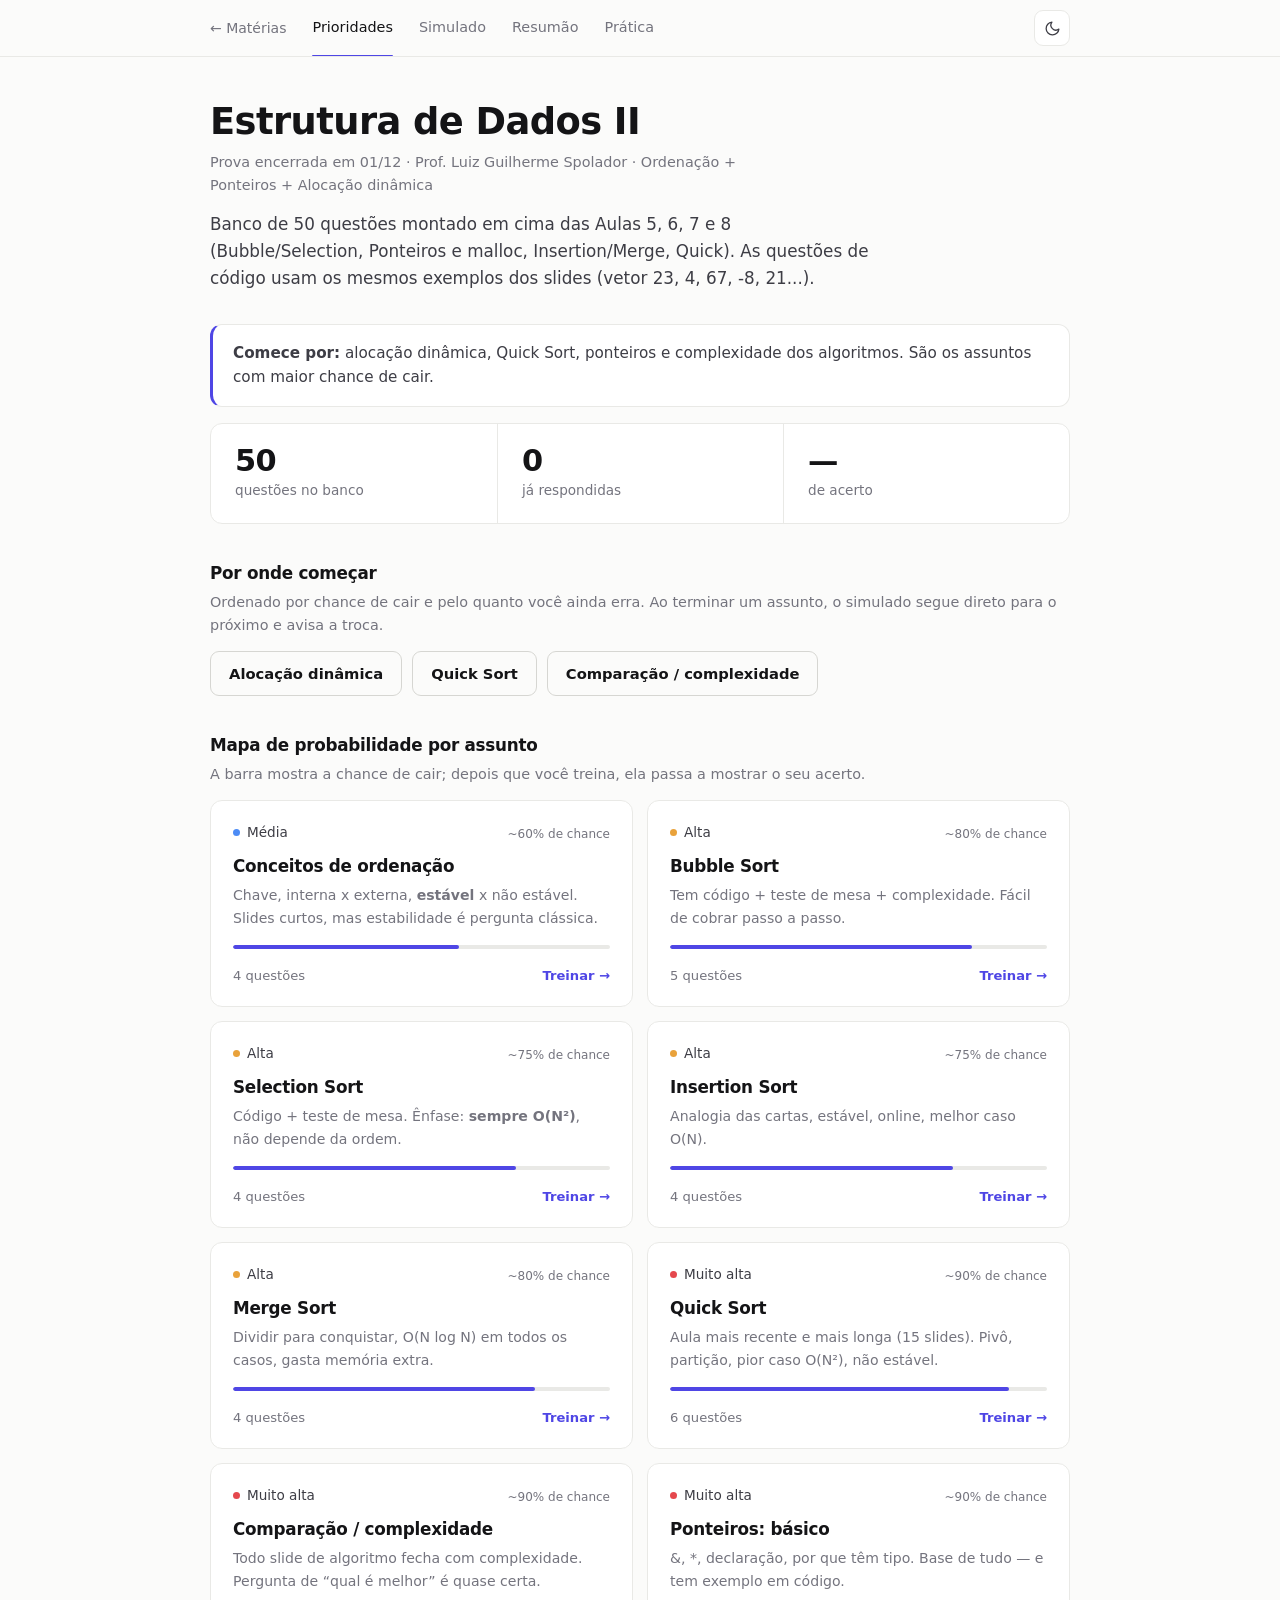
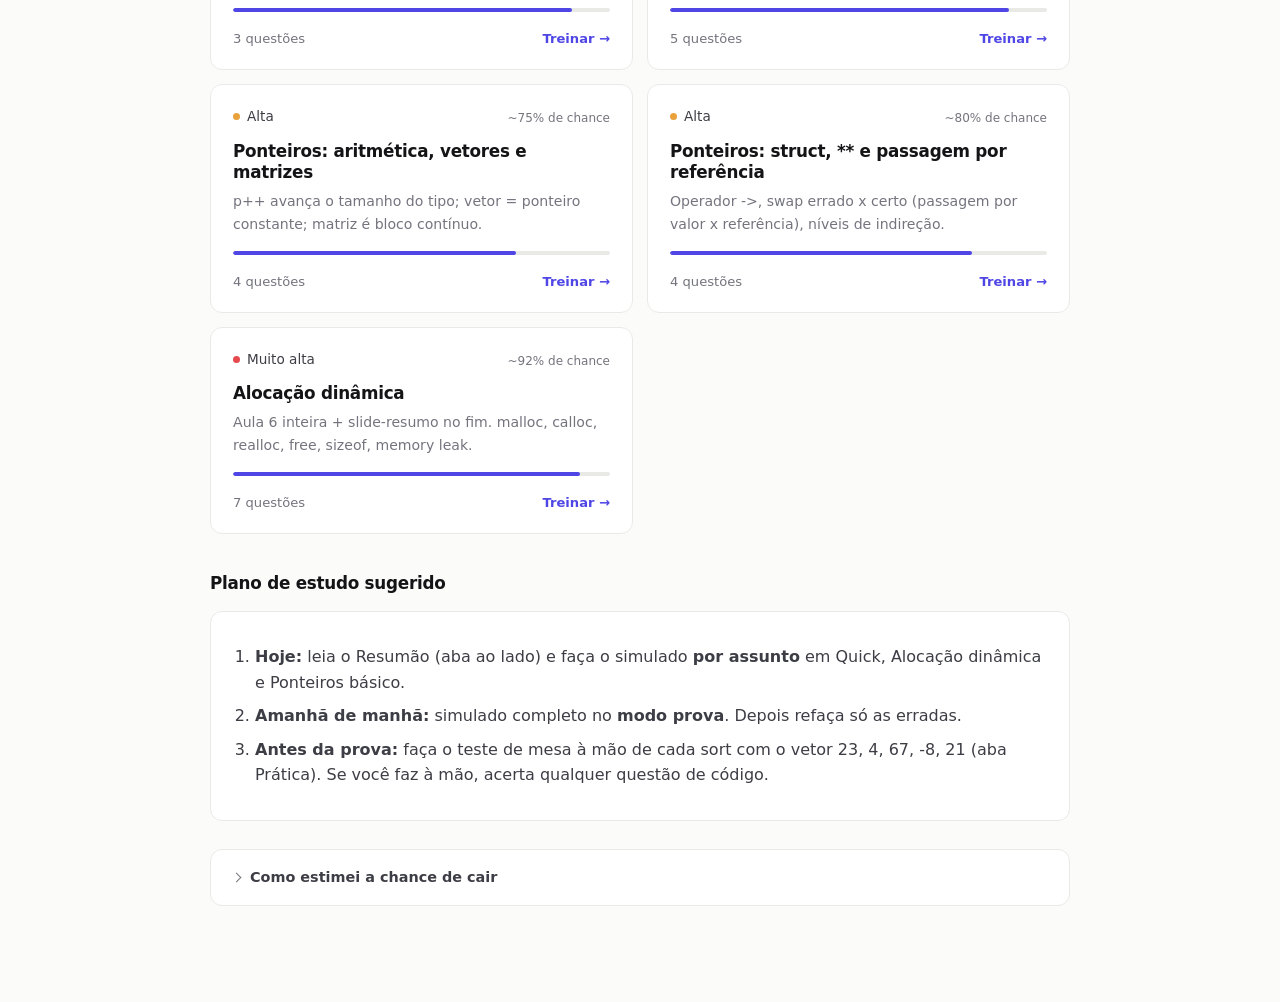
<file: estrutura-de-dados.html>
<!doctype html>
<html lang="pt-BR"><head><meta charset="utf-8">
<meta name="viewport" content="width=device-width,initial-scale=1">
<title>Simulado</title>
<script>/* Tema claro/escuro — roda no <head> para evitar "flash" de tema errado */
/* Prova encerrada: vale a partir do horário informado (hora local do navegador, formato AAAA-MM-DDTHH:MM) */
window.examEnded = function (iso) {
  var d = iso && new Date(iso);
  return !!d && !isNaN(d) && Date.now() >= d.getTime();
};
(function () {
  var K = "sim_theme", root = document.documentElement, t = null;
  try { t = localStorage.getItem(K); } catch (e) {}
  if (t !== "dark" && t !== "light") t = window.matchMedia && matchMedia("(prefers-color-scheme: dark)").matches ? "dark" : "light";
  root.setAttribute("data-theme", t);
  document.addEventListener("click", function (ev) {
    if (!ev.target.closest("[data-theme-toggle]")) return;
    var n = root.getAttribute("data-theme") === "dark" ? "light" : "dark";
    root.setAttribute("data-theme", n);
    try { localStorage.setItem(K, n); } catch (e) {}
  });
})();
</script>
<style>/* ---------- tokens ---------- */
:root{
  --accent:#4f46e5;
  --font:"Inter",ui-sans-serif,system-ui,-apple-system,"Segoe UI",Roboto,"Helvetica Neue",Arial,sans-serif;
  --mono:ui-monospace,"SF Mono","Cascadia Code",Consolas,"Liberation Mono",monospace;
  --bg:#fbfbfa;--surface:#ffffff;--soft:#f4f4f2;
  --ink:#141416;--ink2:#3d3d45;--muted:#74747e;
  --line:#e9e9e6;--line2:#d6d6d2;
  --ok:#15803d;--ok-bg:#f1faf4;--no:#b42318;--no-bg:#fef3f2;
  --accent-fg:var(--accent);
  --radius:12px;
  color-scheme:light;
}
html[data-theme="dark"]{
  --bg:#0c0c0e;--surface:#141417;--soft:#1b1b1f;
  --ink:#f3f3f5;--ink2:#cfcfd6;--muted:#8d8d98;
  --line:#25252b;--line2:#35353d;
  --ok:#4ade80;--ok-bg:#0e2217;--no:#f87171;--no-bg:#2a1315;
  --accent-fg:color-mix(in srgb,var(--accent) 62%,#fff);
  color-scheme:dark;
}

/* ---------- base ---------- */
*{box-sizing:border-box}
html{scroll-behavior:smooth;-webkit-text-size-adjust:100%}
body{margin:0;background:var(--bg);color:var(--ink);font:16px/1.6 var(--font);-webkit-font-smoothing:antialiased;transition:background .2s,color .2s}
a{color:inherit}
h1,h2,h3{letter-spacing:-.015em;margin:0}
.wrap,.in{max-width:900px;margin:0 auto;padding:0 20px}
.muted{color:var(--muted)}
.small{font-size:.875rem}
.tnum{font-variant-numeric:tabular-nums}

/* ---------- barra superior ---------- */
.bar{position:sticky;top:0;z-index:20;background:color-mix(in srgb,var(--bg) 88%,transparent);backdrop-filter:saturate(1.4) blur(10px);-webkit-backdrop-filter:saturate(1.4) blur(10px);border-bottom:1px solid var(--line)}
.bar .in{display:flex;align-items:center;gap:14px;height:56px}
.back{color:var(--muted);text-decoration:none;font-size:.875rem;white-space:nowrap}
.back:hover{color:var(--ink)}
.brand{font-weight:650;letter-spacing:-.01em}
nav.tabs{display:flex;gap:2px;flex:1;overflow-x:auto;scrollbar-width:none;height:100%}
nav.tabs::-webkit-scrollbar{display:none}
nav.tabs button{background:none;border:0;color:var(--muted);font:inherit;font-size:.9rem;font-weight:500;padding:0 12px;cursor:pointer;white-space:nowrap;position:relative;height:100%}
nav.tabs button:hover{color:var(--ink)}
nav.tabs button.on{color:var(--ink)}
nav.tabs button.on::after{content:"";position:absolute;left:12px;right:12px;bottom:-1px;height:2px;background:var(--accent-fg);border-radius:2px}
.icon-btn{display:grid;place-items:center;width:36px;height:36px;border-radius:9px;border:1px solid var(--line);background:var(--surface);color:var(--ink2);cursor:pointer;flex:none;margin-left:auto}
.icon-btn:hover{border-color:var(--line2);color:var(--ink)}
.icon-btn svg{width:17px;height:17px;fill:none;stroke:currentColor;stroke-width:1.8;stroke-linecap:round;stroke-linejoin:round}
.icon-btn .i-sun{display:none}
html[data-theme="dark"] .icon-btn .i-sun{display:block}
html[data-theme="dark"] .icon-btn .i-moon{display:none}
nav.tabs + .icon-btn{margin-left:0}

/* ---------- topo da página ---------- */
.hero{padding:44px 0 8px}
.hero h1{font-size:clamp(1.65rem,3.6vw,2.3rem);font-weight:650;line-height:1.15}
.hero p{margin:10px 0 0;color:var(--muted);max-width:62ch}
.hero p.sub{font-size:.9rem;margin-top:8px}
.hero p.lead{color:var(--ink2);font-size:1.05rem;line-height:1.6;margin-top:14px}
main{max-width:900px;margin:0 auto;padding:24px 20px 96px}
#app>*{animation:rise .28s ease both}
@keyframes rise{from{opacity:0;transform:translateY(6px)}to{opacity:1;transform:none}}
@media (prefers-reduced-motion:reduce){#app>*{animation:none}html{scroll-behavior:auto}}

/* ---------- blocos ---------- */
.card{background:var(--surface);border:1px solid var(--line);border-radius:var(--radius);padding:24px;margin-bottom:16px}
.card h2{font-size:1.05rem;font-weight:620;margin-bottom:12px}
.card h3{font-size:.95rem;font-weight:620;margin:20px 0 8px}
.label{font-size:.72rem;font-weight:650;letter-spacing:.07em;text-transform:uppercase;color:var(--muted)}
.callout{border-left:2px solid var(--line2);padding:2px 0 2px 16px;margin:16px 0 0;color:var(--ink2);font-size:.93rem}

.stats{display:grid;grid-template-columns:repeat(3,1fr);padding:0}
.stats>div{padding:20px 24px}
.stats>div+div{border-left:1px solid var(--line)}
.stats b{display:block;font-size:1.9rem;font-weight:600;letter-spacing:-.02em;line-height:1.1;font-variant-numeric:tabular-nums}
.stats span{color:var(--muted);font-size:.85rem}
@media (max-width:560px){.stats>div{padding:16px 14px}.stats b{font-size:1.4rem}}

/* ---------- botões ---------- */
.btn{background:var(--accent);color:#fff;border:1px solid transparent;border-radius:9px;padding:10px 18px;font:inherit;font-size:.92rem;font-weight:550;cursor:pointer;transition:opacity .15s,transform .05s}
html[data-theme="dark"] .btn{background:color-mix(in srgb,var(--accent) 78%,#fff);color:#0c0c0e}
.btn:hover{opacity:.9}
.btn:active{transform:translateY(1px)}
.btn.ghost{background:transparent;color:var(--ink);border-color:var(--line2)}
html[data-theme="dark"] .btn.ghost{background:transparent;color:var(--ink)}
.btn.ghost:hover{border-color:var(--ink2);opacity:1}
.btn.sm{padding:6px 12px;font-size:.82rem;border-radius:8px}
.btn[disabled]{opacity:.38;cursor:not-allowed}
.row{display:flex;gap:10px;align-items:center;flex-wrap:wrap}
.row.sp{justify-content:space-between}

/* ---------- mapa de prioridade ---------- */
table.topics{width:100%;border-collapse:collapse}
table.topics th{font-size:.7rem;font-weight:650;letter-spacing:.07em;text-transform:uppercase;color:var(--muted);text-align:left;padding:0 12px 10px 0;border-bottom:1px solid var(--line)}
table.topics td{padding:16px 12px 16px 0;border-bottom:1px solid var(--line);vertical-align:top}
table.topics tr:last-child td{border-bottom:0;padding-bottom:0}
table.topics td:last-child,table.topics th:last-child{padding-right:0;text-align:right}
.tname{font-weight:600}
.twhy{color:var(--muted);font-size:.85rem;margin-top:2px}
.src{display:inline-block;font-size:.72rem;font-weight:550;color:var(--muted);border:1px solid var(--line2);border-radius:99px;padding:0 8px;margin-left:8px;vertical-align:1px;white-space:nowrap}
.src.focus{color:var(--accent-fg);border-color:var(--accent-fg)}
.lvl{display:inline-flex;align-items:center;gap:7px;font-size:.85rem;color:var(--ink2);white-space:nowrap}
.lvl::before{content:"";width:7px;height:7px;border-radius:50%;background:var(--c,var(--muted))}
.lvl.hot{--c:#e5484d}.lvl.high{--c:#e9a23b}.lvl.mid{--c:#4c8bf5}.lvl.low{--c:var(--muted)}
.bar2{height:4px;background:var(--line);border-radius:99px;overflow:hidden;margin-top:8px;min-width:96px}
.bar2 i{display:block;height:100%;background:var(--accent-fg);border-radius:99px}
.bar2.acc i{background:var(--ok)}
.bar2.bad i{background:var(--no)}
.pct{font-size:.75rem;color:var(--muted);margin-top:4px;font-variant-numeric:tabular-nums}
@media (max-width:640px){table.topics .hide-s{display:none}}

/* seções soltas (fora de cartão), como no index */
.sec{margin:36px 0 14px}
.sec h2{font-size:1.05rem;font-weight:620}
.sec p{margin:4px 0 0;color:var(--muted);font-size:.9rem}
.notice{border:1px solid var(--line);border-left:3px solid var(--accent-fg);border-radius:var(--radius);background:var(--surface);padding:16px 20px;margin-bottom:16px;color:var(--ink2);font-size:.95rem}

.notice.resume{display:flex;justify-content:space-between;align-items:center;gap:14px;flex-wrap:wrap}

/* fluxo contínuo: aviso de novo assunto, atalhos entre assuntos, sair/encerrar */
.newtopic{border-left:3px solid var(--accent-fg);background:var(--soft);border-radius:10px;padding:14px 18px;margin:0 0 18px}
.newtopic .label{color:var(--accent-fg);display:block;margin-bottom:2px}
.newtopic>b{display:block;font-size:1.08rem;font-weight:620;letter-spacing:-.01em}
.newtopic .small b{font-weight:600;color:var(--ink2)}
.segs{display:flex;gap:6px;overflow-x:auto;padding:2px 0 10px;margin:0 0 10px;scrollbar-width:thin}
.segchip{flex:none;display:inline-flex;align-items:center;gap:8px;max-width:210px;background:var(--surface);border:1px solid var(--line);color:var(--muted);border-radius:99px;padding:4px 11px;font:inherit;font-size:.78rem;font-weight:500;cursor:pointer;white-space:nowrap}
.segchip span{overflow:hidden;text-overflow:ellipsis}
.segchip i{font-style:normal;font-variant-numeric:tabular-nums;opacity:.8}
.segchip:hover{border-color:var(--line2);color:var(--ink)}
.segchip.on{border-color:var(--accent-fg);color:var(--ink)}
.segchip.done{color:var(--ok)}
.endrow{text-align:center;margin-top:16px}
.linkbtn{background:none;border:0;color:var(--muted);font:inherit;font-size:.85rem;text-decoration:underline;text-underline-offset:3px;cursor:pointer}
.linkbtn:hover{color:var(--ink)}

/* assuntos em cartões (mesma linguagem dos cartões do index) */
.tgrid{display:grid;grid-template-columns:repeat(2,1fr);gap:14px}
@media (max-width:700px){.tgrid{grid-template-columns:1fr}}
.tcard{display:flex;flex-direction:column;gap:6px;background:var(--surface);border:1px solid var(--line);border-radius:var(--radius);padding:20px 22px;cursor:pointer;transition:border-color .15s,transform .15s}
.tcard:hover,.tcard:focus-visible{border-color:var(--line2);transform:translateY(-2px);outline:none}
.tcard.focus{border-color:color-mix(in srgb,var(--accent-fg) 55%,var(--line))}
.tcard .tc-top{display:flex;justify-content:space-between;align-items:center}
.tcard h3{font-size:1.05rem;font-weight:620;margin:6px 0 0;line-height:1.3}
.tcard .twhy{margin:0;font-size:.88rem}
.tcard .tc-src{display:flex;gap:6px;flex-wrap:wrap}
.tcard .tc-src .src{margin:0}
.tcard .bar2{margin-top:10px}
.tcard .tc-foot{display:flex;justify-content:space-between;align-items:center;margin-top:10px;font-size:.82rem;color:var(--muted)}
.tcard .go{color:var(--accent-fg);font-weight:600}
.details-card{background:var(--surface);border:1px solid var(--line);border-radius:var(--radius);padding:16px 22px;margin-top:28px}
.details-card details{margin:0}
.details-card p{color:var(--ink2);font-size:.92rem;margin:10px 0 0 14px}

/* ---------- configuração do simulado ---------- */
.opt-row{display:flex;gap:12px;padding:14px 16px;border:1px solid var(--line);border-radius:10px;margin:8px 0;cursor:pointer;align-items:flex-start;background:var(--surface);transition:border-color .15s,background .15s}
.opt-row:hover{border-color:var(--line2)}
.opt-row.on{border-color:var(--accent-fg);background:color-mix(in srgb,var(--accent) 6%,var(--surface))}
.opt-row input{margin-top:4px;accent-color:var(--accent)}
.opt-row b{font-weight:600}
.check{display:flex;gap:10px;align-items:center;font-size:.9rem;color:var(--ink2);margin:8px 0;cursor:pointer}
.check input{accent-color:var(--accent);width:16px;height:16px}
select{font:inherit;font-size:.9rem;padding:7px 10px;border-radius:8px;border:1px solid var(--line2);background:var(--surface);color:var(--ink);margin-top:8px}

/* ---------- questão ---------- */
.qhead{display:flex;justify-content:space-between;align-items:center;gap:12px;font-size:.82rem;color:var(--muted);font-variant-numeric:tabular-nums}
.progress{height:3px;background:var(--line);border-radius:99px;overflow:hidden;margin:10px 0 20px}
.progress i{display:block;height:100%;background:var(--accent-fg);transition:width .3s}
.tags{display:flex;gap:8px;flex-wrap:wrap;margin-bottom:14px}
.tag{font-size:.75rem;font-weight:550;color:var(--ink2);background:var(--soft);border-radius:6px;padding:2px 9px}
.qtext{font-size:1.1rem;font-weight:550;line-height:1.5;margin:0 0 16px;letter-spacing:-.005em}
.opt{display:flex;gap:14px;width:100%;text-align:left;background:var(--surface);color:var(--ink);border:1px solid var(--line);border-radius:10px;padding:13px 16px;margin:8px 0;font:inherit;font-size:.97rem;cursor:pointer;align-items:flex-start;transition:border-color .15s,background .15s}
.opt:hover:not(.lock){border-color:var(--line2);background:var(--soft)}
.opt .l{flex:none;width:24px;height:24px;border-radius:6px;border:1px solid var(--line2);display:grid;place-items:center;font-size:.72rem;font-weight:650;color:var(--muted);margin-top:1px}
.opt.sel{border-color:var(--accent-fg);background:color-mix(in srgb,var(--accent) 7%,var(--surface))}
.opt.sel .l{background:var(--accent-fg);border-color:var(--accent-fg);color:var(--bg)}
.opt.ok{border-color:var(--ok);background:var(--ok-bg)}
.opt.ok .l{background:var(--ok);border-color:var(--ok);color:var(--bg)}
.opt.no{border-color:var(--no);background:var(--no-bg)}
.opt.no .l{background:var(--no);border-color:var(--no);color:var(--bg)}
.opt.lock{cursor:default}

/* feedback */
.fb{margin-top:22px}
.why{border-left:2px solid var(--c);padding:2px 0 2px 16px;margin:16px 0}
.why .label{color:var(--c);display:block;margin-bottom:4px}
.why p{margin:0;color:var(--ink2)}
.why.good{--c:var(--ok)}
.why.bad{--c:var(--no)}
.why .ans{font-weight:600;color:var(--ink);margin-bottom:6px}
.an{background:var(--soft);border-radius:10px;padding:14px 16px;margin:16px 0;color:var(--ink2);font-size:.95rem}
.an .label{display:block;margin-bottom:4px}

/* código */
pre.code{background:var(--soft);border:1px solid var(--line);color:var(--ink);border-radius:10px;padding:14px 16px;overflow:auto;font:.84rem/1.6 var(--mono);margin:12px 0;white-space:pre;tab-size:4}
code{background:var(--soft);color:var(--ink);padding:1px 6px;border-radius:5px;font:.88em var(--mono);border:1px solid var(--line)}
pre.code code{background:none;border:0;padding:0}

details{margin:10px 0}
details>summary{cursor:pointer;font-size:.9rem;font-weight:550;color:var(--ink2);list-style:none;display:flex;gap:8px;align-items:baseline}
details>summary::-webkit-details-marker{display:none}
details>summary::before{content:"";width:6px;height:6px;border-right:1.6px solid var(--muted);border-bottom:1.6px solid var(--muted);transform:rotate(-45deg);flex:none;transition:transform .15s;margin-right:2px;position:relative;top:-1px}
details[open]>summary::before{transform:rotate(45deg)}
details>summary:hover{color:var(--ink)}
details ul{margin:.6rem 0 0 6px;padding-left:16px;color:var(--ink2);font-size:.92rem}
details ul li{margin:.5rem 0}
.list{padding-left:20px;margin:0;color:var(--ink2)}
.list li{margin:.5rem 0}

/* ---------- resultado ---------- */
.score{font-size:3.4rem;font-weight:600;letter-spacing:-.04em;line-height:1;font-variant-numeric:tabular-nums}
.hr{border:0;border-top:1px solid var(--line);margin:18px 0}
.rev>details{padding:14px 0;border-top:1px solid var(--line);margin:0}
.rev>details:first-of-type{border-top:0}

/* ---------- hub (index) ---------- */
.subjects{display:grid;grid-template-columns:repeat(2,1fr);gap:14px;margin-top:28px}
@media (max-width:700px){.subjects{grid-template-columns:1fr}}
a.subject{display:flex;flex-direction:column;gap:6px;text-decoration:none;background:var(--surface);border:1px solid var(--line);border-radius:var(--radius);padding:22px 24px;transition:border-color .15s,transform .15s}
a.subject:hover{border-color:var(--line2);transform:translateY(-2px)}
a.subject .top{display:flex;align-items:center;gap:10px;font-size:.78rem;color:var(--muted);font-weight:550}
a.subject .dot{width:8px;height:8px;border-radius:50%;background:var(--c)}
a.subject h2{font-size:1.2rem;font-weight:620;margin:6px 0 0}
a.subject .desc{color:var(--muted);font-size:.9rem}
a.subject .most{font-size:.86rem;color:var(--ink2);margin-top:8px}
a.subject .most b{font-weight:600}
a.subject .prog{height:3px;background:var(--line);border-radius:99px;overflow:hidden;margin-top:auto}
a.subject .prog i{display:block;height:100%;width:0;background:var(--c);border-radius:99px}
a.subject.done{opacity:.72}
a.subject.done .top .when{color:var(--ink2)}
a.subject.done .dot{background:var(--muted)}
a.subject .status{font-size:.8rem;color:var(--muted);margin-top:8px}
.howto{margin-top:28px;border-top:1px solid var(--line);padding-top:20px;color:var(--muted);font-size:.9rem;max-width:68ch}
.howto b{color:var(--ink2);font-weight:600}
</style></head>
<body>
<header class="bar"><div class="in"><a class="back" href="index.html">&larr; Matérias</a>
<nav class="tabs" id="tabs"></nav>
<button class="icon-btn" data-theme-toggle aria-label="Alternar modo claro e escuro" title="Alternar modo claro/escuro"><svg class="i-moon" viewBox="0 0 24 24" aria-hidden="true"><path d="M21 12.8A9 9 0 1 1 11.2 3a7 7 0 0 0 9.8 9.8z"/></svg><svg class="i-sun" viewBox="0 0 24 24" aria-hidden="true"><circle cx="12" cy="12" r="4"/><path d="M12 2v2M12 20v2M4.9 4.9l1.4 1.4M17.7 17.7l1.4 1.4M2 12h2M20 12h2M4.9 19.1l1.4-1.4M17.7 6.3l1.4-1.4"/></svg></button></div></header>
<div class="hero"><div class="in"><h1 id="h-title"></h1><p class="sub" id="h-sub"></p><p class="lead" id="h-intro"></p></div></div>
<main id="app"></main>
<script>window.EXAM = {
  id: "ed",
  title: "Estrutura de Dados II",
  subtitle: "Prof. Luiz Guilherme Spolador · Ordenação + Ponteiros + Alocação dinâmica",
  exam: "01/12",
  examEnd: "2026-12-01T20:30",
  color: "#4f46e5",
  intro: "Banco de 50 questões montado em cima das Aulas 5, 6, 7 e 8 (Bubble/Selection, Ponteiros e malloc, Insertion/Merge, Quick). As questões de código usam os mesmos exemplos dos slides (vetor 23, 4, 67, -8, 21...).",
  notice: "**Comece por:** alocação dinâmica, Quick Sort, ponteiros e complexidade dos algoritmos. São os assuntos com maior chance de cair.",
  disclaimer: "**Como estimei a “chance de cair”:** peso dado pelo professor no slide (quantidade de slides, se tem código/teste de mesa, se tem slide de resumo) + aulas mais recentes + o que é cobrado em provas de ED de outras instituições (teste de mesa, complexidade, ponteiros e malloc). É uma estimativa, não garantia. Não achei provas antigas da Multivix publicadas.",
  topics: [
    { id: "conc", name: "Conceitos de ordenação", prob: 60, why: "Chave, interna x externa, **estável** x não estável. Slides curtos, mas estabilidade é pergunta clássica." },
    { id: "bubble", name: "Bubble Sort", prob: 80, why: "Tem código + teste de mesa + complexidade. Fácil de cobrar passo a passo." },
    { id: "sel", name: "Selection Sort", prob: 75, why: "Código + teste de mesa. Ênfase: **sempre O(N²)**, não depende da ordem." },
    { id: "ins", name: "Insertion Sort", prob: 75, why: "Analogia das cartas, estável, online, melhor caso O(N)." },
    { id: "merge", name: "Merge Sort", prob: 80, why: "Dividir para conquistar, O(N log N) em todos os casos, gasta memória extra." },
    { id: "quick", name: "Quick Sort", prob: 90, why: "Aula mais recente e mais longa (15 slides). Pivô, partição, pior caso O(N²), não estável." },
    { id: "comp", name: "Comparação / complexidade", prob: 90, why: "Todo slide de algoritmo fecha com complexidade. Pergunta de “qual é melhor” é quase certa." },
    { id: "ptr", name: "Ponteiros: básico", prob: 90, why: "&, *, declaração, por que têm tipo. Base de tudo — e tem exemplo em código." },
    { id: "arit", name: "Ponteiros: aritmética, vetores e matrizes", prob: 75, why: "p++ avança o tamanho do tipo; vetor = ponteiro constante; matriz é bloco contínuo." },
    { id: "struct", name: "Ponteiros: struct, ** e passagem por referência", prob: 80, why: "Operador ->, swap errado x certo (passagem por valor x referência), níveis de indireção." },
    { id: "alloc", name: "Alocação dinâmica", prob: 92, why: "Aula 6 inteira + slide-resumo no fim. malloc, calloc, realloc, free, sizeof, memory leak." }
  ],
  plan: [
    "**Hoje:** leia o Resumão (aba ao lado) e faça o simulado **por assunto** em Quick, Alocação dinâmica e Ponteiros básico.",
    "**Amanhã de manhã:** simulado completo no **modo prova**. Depois refaça só as erradas.",
    "**Antes da prova:** faça o teste de mesa à mão de cada sort com o vetor 23, 4, 67, -8, 21 (aba Prática). Se você faz à mão, acerta qualquer questão de código."
  ],
  questions: [
    // ================= CONCEITOS =================
    ["conc", "Considere os dados `5a, 2, 5b, 3, 4, 1`, em que 5a e 5b têm a mesma chave (valor 5). Qual resultado representa uma ordenação **estável** em ordem crescente?",
      ["1, 2, 3, 4, 5b, 5a", "1, 2, 3, 4, 5a, 5b", "5a, 5b, 4, 3, 2, 1", "5b, 5a, 1, 2, 3, 4", "5a, 5b, 1, 2, 3, 4"], 1,
      "Estável = elementos com chave igual **mantêm a ordem relativa original**. Na entrada, 5a vinha antes de 5b; logo, na saída 5a precisa continuar antes de 5b.",
      "Fila de banco ordenada por prioridade: entre duas pessoas com a mesma prioridade, quem chegou primeiro continua na frente.",
      ["Está ordenado, mas inverteu 5b e 5a. Ordena certo, porém **não é estável**.", "", "Está em ordem decrescente e o enunciado pede crescente.", "Nem está ordenado.", "Mantém 5a antes de 5b, mas o vetor não está em ordem crescente."]],
    ["conc", "Um sistema precisa ordenar um arquivo de 200 GB num computador com 16 GB de RAM, lendo os dados em grandes blocos. Esse cenário caracteriza ordenação:",
      ["Interna, pois o acesso a qualquer elemento é imediato quando se usa um disco rápido", "Externa, pois os dados não cabem na RAM e ficam em memória secundária", "Estável, pois os dados em arquivo preservam a ordem original dos registros", "Lexicográfica, pois os registros do arquivo são ordenados em ordem alfabética", "Interna, pois a leitura em blocos mantém na memória principal os dados em uso"], 1,
      "Na **ordenação externa** o conjunto não cabe na RAM, fica em memória secundária (arquivo) e é lido sequencialmente ou em blocos. Na **interna** tudo cabe na RAM e qualquer elemento é acessado na hora.",
      "Organizar uma biblioteca inteira numa mesinha pequena: você traz uma caixa de livros por vez, não a biblioteca toda.",
      ["A ordenação interna exige que todo o conjunto caiba na RAM, o que não ocorre aqui.", "", "Estabilidade é outra propriedade (ordem de chaves iguais) e não tem relação com onde os dados ficam.", "Lexicográfica é um tipo de regra de ordenação (alfabética), e não uma indicação de onde os dados estão.", "Mesmo lendo em blocos, o conjunto todo não cabe na RAM; por isso a ordenação é externa."]],
    ["conc", "Em um algoritmo de ordenação, a “chave de ordenação” é:",
      ["O algoritmo usado para definir a ordem em que os itens serão comparados", "O campo do item usado nas comparações, como o campo nome de uma struct", "A posição inicial de cada item no array antes de a ordenação começar", "O menor valor encontrado no conjunto, usado como referência para as trocas", "O número de elementos do conjunto, que define quantas comparações ocorrem"], 1,
      "A chave é o campo usado para comparar. Pode ser um inteiro de um vetor ou o campo `nome` de uma struct. É ela que diz se um elemento vem antes ou depois de outro. Precisa existir uma **regra de ordenação bem definida** (numérica, alfabética...).",
      "Na lista de chamada, a chave pode ser o nome ou a matrícula — muda o critério, não os alunos.",
      ["O algoritmo não é a chave; a chave é o campo que ele compara.", "", "A posição inicial não é critério de comparação.", "O menor valor é um dado do conjunto; a chave é o campo usado nas comparações.", "N é o tamanho do conjunto, e não o critério de comparação."]],
    ["conc", "Entre os algoritmos estudados (Insertion, Merge e Quick Sort), qual **NÃO** é estável?",
      ["Insertion Sort", "Merge Sort", "Quick Sort", "Insertion Sort e Merge Sort", "Merge Sort e Quick Sort"], 2,
      "Segundo os slides, Insertion e Merge são estáveis; o **Quick Sort não é estável**, porque o particionamento troca elementos distantes entre si e pode inverter a ordem de chaves iguais.",
      "No Quick Sort é como trocar duas pessoas de lugar na fila, mesmo que estejam longe: quem era igual pode acabar trocado.",
      ["O Insertion Sort é estável.", "O Merge Sort é estável.", "", "Os dois são estáveis; o instável é outro.", "O Merge Sort é estável; só o Quick Sort não é."]],

    // ================= BUBBLE =================
    ["bubble", "Dado V = {23, 4, 67, -8, 21}, qual o vetor ao final da **primeira passagem** do `for` interno do bubble sort (ordem crescente)?",
      ["4, 23, -8, 21, 67", "-8, 4, 21, 23, 67", "-8, 4, 67, 23, 21", "4, 23, 67, -8, 21", "4, 23, -8, 67, 21"], 0,
      "Compara pares vizinhos: 23>4 troca → 4,23,67,-8,21; 23<67 mantém; 67>-8 troca; 67>21 troca. Resultado: **4, 23, -8, 21, 67**. O maior (67) “flutuou” até o fim. Ainda faltam passagens.",
      "Bolhas na água: a maior sobe até o topo na primeira rodada; as outras só sobem um pouquinho.",
      ["", "É o vetor totalmente ordenado — o bubble precisa de várias passagens para chegar lá.", "É o resultado do **selection** após o primeiro passo (troca 23 com -8).", "É o vetor depois de apenas a primeira troca; a passagem continua até o fim.", "É o vetor no meio da passagem: ainda falta a troca 67 ↔ 21 (i = 3)."],
      "void bubbleSort(int *V, int N) {\n  int i, continua, aux, fim = N;\n  do {\n    continua = 0;\n    for (i = 0; i < fim-1; i++) {\n      if (V[i] > V[i+1]) {\n        aux = V[i]; V[i] = V[i+1]; V[i+1] = aux;\n        continua = i;\n      }\n    }\n    fim--;\n  } while (continua != 0);\n}"],
    ["bubble", "Qual é a complexidade do bubble sort (com a variável `continua`) no **melhor caso**, ou seja, com o vetor já ordenado?",
      ["O(1)", "O(N)", "O(N log N)", "O(N²)", "O(log N)"], 1,
      "Com o vetor já ordenado, a primeira passagem não faz nenhuma troca, `continua` fica 0 e o laço termina: uma passada = **O(N)**. Pior caso (ordem inversa) e caso médio: O(N²).",
      "Conferir uma lista que já está em ordem: você lê tudo uma vez e vai embora, não precisa reorganizar nada.",
      ["Ao menos uma passada completa é necessária para ter certeza de que está ordenado.", "", "N log N é do merge/quick, não do bubble.", "N² é o pior caso e o caso médio, não o melhor.", "Não há busca binária: é preciso ao menos uma passagem por todos os elementos para confirmar que está ordenado."]],
    ["bubble", "Quantas **trocas** o bubble sort realiza para ordenar o vetor {5, 1, 4, 2} em ordem crescente?",
      ["3", "4", "5", "6", "2"], 1,
      "Passagem 1: 5↔1, 5↔4, 5↔2 → {1,4,2,5} (3 trocas). Passagem 2: 4↔2 → {1,2,4,5} (1 troca). Total **4 trocas** (igual ao número de pares fora de ordem: 5-1, 5-4, 5-2, 4-2).",
      "Cada troca desfaz exatamente um “par invertido”. Conte os pares desordenados e você sabe as trocas.",
      ["Faltou contar a troca 4↔2 da segunda passagem.", "", "Passou do número de pares invertidos (4).", "Passou do número de pares invertidos (4).", "Menos que o número de pares fora de ordem (5-1, 5-4, 5-2 e 4-2 são 4)."]],
    ["bubble", "No código do bubbleSort, qual o papel do comando `fim--` ao final de cada iteração do `do-while`?",
      ["Reduz a região percorrida, pois o maior elemento da passagem já está no lugar", "Diminui o tamanho do vetor na memória a cada passagem concluída", "Conta quantas trocas foram feitas na passagem, para decidir se o laço continua", "Garante a estabilidade do algoritmo, evitando trocar elementos iguais", "Reinicia a variável `continua` para o próximo ciclo do `do-while`"], 0,
      "A cada passagem o maior valor da parte não ordenada vai para o fim. Esse elemento já está **no lugar definitivo**, então a próxima passagem pode parar um pouco antes (`fim-1`).",
      "Depois de levar o maior livro para a última prateleira, você não precisa mais olhar para ela.",
      ["", "O vetor continua do mesmo tamanho; só a parte percorrida diminui.", "Quem sinaliza as trocas é a variável `continua`.", "A estabilidade não depende do `fim--`.", "Quem reinicia `continua` é o `continua = 0` no começo do `do`, e não o `fim--`."],
      "do {\n  continua = 0;\n  for (i = 0; i < fim-1; i++) { ... }\n  fim--;\n} while (continua != 0);"],
    ["bubble", "Qual afirmação descreve corretamente o **Bubble Sort**?",
      ["Divide o vetor ao meio recursivamente e intercala as metades já ordenadas", "Escolhe um pivô e separa os menores à esquerda e os maiores à direita", "Compara pares adjacentes e troca os que estão fora de ordem, levando o maior ao fim", "A cada passo escolhe o menor elemento e o coloca na primeira posição livre", "Insere cada elemento na posição correta da parte já ordenada, à esquerda"], 2,
      "Bubble = comparar **vizinhos** e trocar. A cada passagem o maior valor da porção não ordenada sobe até sua posição final.",
      "Truque para não confundir: Bubble = vizinhos; Selection = escolher; Insertion = cartas na mão; Merge = juntar metades; Quick = pivô.",
      ["Isso é o Merge Sort (dividir para conquistar).", "Isso é o Quick Sort.", "", "Isso é o Selection Sort.", "Isso é o Insertion Sort."]],

    // ================= SELECTION =================
    ["sel", "Dado V = {23, 4, 67, -8, 21}, como fica o vetor após o **primeiro passo** (i = 0) do selection sort crescente?",
      ["-8, 4, 67, 23, 21", "4, 23, 67, -8, 21", "-8, 4, 21, 23, 67", "4, 23, -8, 21, 67", "-8, 4, 23, 67, 21"], 0,
      "Para i=0, procura o menor valor de todo o vetor: é -8 (posição 3). Troca V[0] com V[3]: **-8, 4, 67, 23, 21**. O resto fica como estava.",
      "Escolher o melhor jogador para a primeira vaga do time: você olha todos, pega o melhor e o coloca no lugar.",
      ["", "Isso é o resultado da primeira troca do bubble, não do selection.", "Isso seria vários passos adiante.", "É o resultado de uma passagem completa do bubble sort.", "Esse é o resultado do insertion sort ao inserir o -8, não do primeiro passo do selection."],
      "void selectionSort(int *V, int N) {\n  int i, j, menor, troca;\n  for (i = 0; i < N-1; i++) {\n    menor = i;\n    for (j = i+1; j < N; j++)\n      if (V[j] < V[menor]) menor = j;\n    if (i != menor) {\n      troca = V[i]; V[i] = V[menor]; V[menor] = troca;\n    }\n  }\n}"],
    ["sel", "Um vetor com N elementos **já ordenado** é entregue ao selection sort. Qual o tempo de execução?",
      ["O(N)", "O(log N)", "O(N²)", "O(N log N)", "O(1)"], 2,
      "A eficiência do selection sort **não depende da ordem inicial**: ele sempre varre toda a parte restante procurando o menor. Sempre **O(N²)**.",
      "Mesmo que a turma já esteja em ordem de altura, o professor ainda confere todos para ter certeza de quem é o menor de cada posição.",
      ["O(N) é o melhor caso do bubble/insertion, não do selection.", "Não existe busca binária aqui.", "", "N log N é do merge.", "O selection sempre varre o restante do vetor para achar o menor; o tempo cresce com N."]],
    ["sel", "Usando o código do selectionSort, quantas **trocas** são feitas para o vetor {1, 2, 3, 4, 5}?",
      ["0", "1", "4", "5", "10"], 0,
      "O `if (i != menor)` só troca quando o menor não está já na posição i. Em um vetor ordenado, `menor == i` sempre → **0 trocas** (mas as comparações continuam: O(N²)).",
      "Se o jogador certo já está no lugar certo, o técnico não troca ninguém — mas ainda precisa olhar o banco inteiro para ter certeza.",
      ["", "Nenhuma posição precisa de troca.", "N-1=4 é o **máximo** de trocas, não o que ocorre aqui.", "O selection nunca passa de N-1 trocas.", "10 é o número de comparações (4+3+2+1), não de trocas; o `if (i != menor)` evita todas as trocas aqui."],
      "if (i != menor) {\n  troca = V[i];\n  V[i] = V[menor];\n  V[menor] = troca;\n}"],
    ["sel", "Bubble sort e selection sort têm a mesma complexidade média O(N²). Segundo a aula, por que na prática o selection sort quase sempre supera o bubble?",
      ["Porque usa recursão para dividir o vetor em partes menores", "Porque sua complexidade média é O(N log N), e não O(N²)", "Porque envolve um número menor de comparações e trocas", "Porque é estável e preserva a ordem de chaves iguais", "Porque usa um array auxiliar para acelerar as trocas"], 2,
      "Segundo o slide: apesar da mesma complexidade no caso médio, o selection “quase sempre supera” o bubble porque envolve **menos operações** (no máximo N-1 trocas). Além disso não usa memória adicional.",
      "Duas pessoas arrumando estantes: uma troca livros vizinhos o tempo todo (bubble); a outra procura o livro certo e faz uma única troca por prateleira (selection).",
      ["O selection é iterativo, e não recursivo.", "Ele continua sendo O(N²) no caso médio.", "", "A estabilidade não é a razão apresentada na aula.", "O selection não precisa de memória adicional; isso é uma das vantagens dele."]],

    // ================= INSERTION =================
    ["ins", "O Insertion Sort é comparado, na aula, a qual situação do dia a dia?",
      ["Dividir o baralho em dois montes até sobrar uma carta em cada, e depois juntá-los", "Pegar uma carta por vez e inseri-la no lugar certo entre as cartas já ordenadas na mão", "Procurar a menor carta do baralho inteiro a cada rodada e colocá-la no início", "Escolher uma carta de referência e separar as menores e as maiores em dois montes", "Empilhar as cartas por naipe em montes separados e depois ordenar cada pilha"], 1,
      "Insertion = **ordenar cartas de baralho na mão**: pega uma, insere na posição correta, mantendo a mão sempre ordenada.",
      "Cada carta nova “abre espaço” empurrando as maiores um pouquinho para a direita.",
      ["Isso é o Merge Sort.", "", "Isso é o Selection Sort.", "Isso é o Quick Sort (pivô).", "Não é a analogia da aula, que é ordenar as cartas que estão na mão."]],
    ["ins", "Dado V = {23, 4, 67, -8, 21}, como fica o vetor logo depois de o insertion sort inserir o valor -8 (posição i = 3) no trecho já ordenado?",
      ["-8, 4, 23, 67, 21", "4, 23, 67, -8, 21", "-8, 23, 4, 67, 21", "4, -8, 23, 67, 21", "-8, 4, 67, 23, 21"], 0,
      "Antes de i=3 o início {23,4,67} já foi ordenado para {4,23,67}. Inserindo -8: ele é menor que todos, então 67, 23 e 4 andam uma casa para frente e -8 vai para a posição 0 → **-8, 4, 23, 67, 21**. O 21 ainda não foi tratado.",
      "A carta -8 chega na mão e vai direto para o começo, empurrando as outras para a direita.",
      ["", "Seria o vetor antes de inserir -8 (parte ordenada {4,23,67}).", "Quebraria a ordem do trecho já ordenado.", "-8 deve ficar antes do 4 para o trecho ficar ordenado.", "Esse é o resultado do selection sort após o primeiro passo, não do insertion."],
      "for (i = 1; i < N; i++) {\n  aux = V[i];\n  for (j = i; (j > 0) && (aux < V[j-1]); j--)\n    V[j] = V[j-1];\n  V[j] = aux;\n}"],
    ["ins", "Para ordenar um conjunto **pequeno** de dados que já está **quase ordenado**, qual dos algoritmos costuma ser o mais rápido, segundo a aula?",
      ["Selection Sort", "Merge Sort", "Insertion Sort", "Quick Sort", "O desempenho é equivalente entre eles, pois o conjunto é pequeno"], 2,
      "Insertion é um dos mais rápidos para conjuntos pequenos (supera até o Quick) e tem **melhor caso O(N)** quando já está ordenado — vetores quase ordenados se aproximam disso.",
      "Se a mão de cartas já está quase em ordem, você quase não mexe em nada: só encaixa umas cartas fora do lugar.",
      ["Selection é O(N²) sempre, mesmo se já estiver ordenado.", "O Merge tem custo extra de memória e O(N log N) fixo — exagero para poucos dados.", "", "Em dados quase ordenados, o Quick (pivô nas pontas) pode cair no pior caso O(N²).", "O melhor caso O(N) do insertion faz diferença; selection e merge não aproveitam a ordem existente."]],
    ["ins", "Dizer que o Insertion Sort é “online” significa que ele:",
      ["Funciona com dados que chegam pela internet, em tempo real", "Pode ordenar os elementos à medida que os recebe, sem ter o conjunto completo", "Usa um array auxiliar do tamanho do vetor para guardar os elementos recebidos", "É executado em dois processos paralelos que ordenam metades do conjunto", "Ordena os elementos em ordem decrescente enquanto eles são recebidos"], 1,
      "“Online” = consegue ordenar em tempo real, **conforme os dados chegam**, sem ter todo o conjunto de dados de início.",
      "Você vai ordenando as cartas conforme o dealer entrega — não precisa esperar o baralho inteiro chegar.",
      ["O termo não tem relação com a internet.", "", "Isso é característica do Merge Sort.", "Não tem relação com paralelismo.", "“Online” não tem relação com o sentido da ordenação."]],

    // ================= MERGE =================
    ["merge", "Qual a complexidade do **Merge Sort**?",
      ["O(N) no melhor caso e O(N²) no pior caso", "O(N log N) em todos os casos", "O(N²) em todos os casos", "O(log N) em todos os casos", "O(N) em todos os casos"], 1,
      "O Merge Sort é **O(N log N) sempre**: a eficiência não depende da ordem inicial dos elementos. Divide em log N níveis e cada nível custa N para intercalar.",
      "Cortar uma pizza ao meio várias vezes (log N cortes) e depois remontar fatia por fatia (N trabalho por nível).",
      ["Esse é o perfil do Insertion/Bubble.", "", "N² é de bubble/selection.", "Ainda é preciso olhar todos os N elementos.", "O Merge divide em log N níveis e cada nível custa N; não é linear."]],
    ["merge", "Qual é a principal **desvantagem** do Merge Sort apresentada na aula?",
      ["É instável: altera a ordem relativa de elementos com chaves iguais", "Seu pior caso é quadrático, O(N²), quando o vetor já está ordenado", "Gasta memória extra (array auxiliar) em relação aos demais métodos", "Funciona com vetores de números inteiros, mas não com outros tipos de dado", "Não funciona com vetores de tamanho ímpar, pois não dá para dividir ao meio"], 2,
      "O merge precisa de um **array auxiliar** para intercalar (na versão simples, uma cópia a cada chamada recursiva). Vantagem: é estável e O(N log N) sempre.",
      "Para juntar duas pilhas de cartas ordenadas você precisa de uma mesa extra para montar a pilha nova.",
      ["O Merge é estável; isso é uma de suas vantagens.", "Isso descreve o Quick Sort; o Merge é O(N log N) em todos os casos.", "", "Ordena qualquer tipo de dado que tenha regra de ordenação definida.", "Funciona com qualquer tamanho; na divisão de um vetor ímpar, uma metade fica com um elemento a mais."]],
    ["merge", "Considere V = {23, 4, 67, -8, 90, 54, 21} com início=0 e fim=6. Na primeira divisão do mergeSort (meio = (0+6)/2 = 3), quais sub-vetores são formados?",
      ["{23, 4, 67} e {-8, 90, 54, 21}", "{23, 4, 67, -8} e {90, 54, 21}", "{23, 4, 67, -8, 90} e {54, 21}", "{23} e {4, 67, -8, 90, 54, 21}", "{23, 4} e {67, -8, 90, 54, 21}"], 1,
      "Com meio = 3, a primeira metade vai de 0 a 3 (4 elementos: 23, 4, 67, -8) e a segunda de 4 a 6 (90, 54, 21). É exatamente o que aparece no slide do passo a passo.",
      "Dividir 7 pessoas em dois grupos: o do começo fica com 4 e o do fim com 3.",
      ["O meio (índice 3) fica no primeiro grupo.", "", "Isso seria meio = 4.", "Divisão desbalanceada — o merge divide ao meio.", "Isso seria meio = 1; com meio = (0+6)/2 = 3 o primeiro grupo vai do índice 0 ao 3."]],
    ["merge", "Na função `merge`, ao intercalar os arrays ordenados {4, 23} e {-8, 67}, o resultado é:",
      ["-8, 4, 23, 67", "4, 23, -8, 67", "-8, 67, 4, 23", "4, -8, 23, 67", "-8, 4, 67, 23"], 0,
      "A intercalação compara o primeiro de cada metade e leva o menor para o array auxiliar: -8, depois 4, depois 23, depois 67 → **-8, 4, 23, 67**.",
      "Zíper: dois lados ordenados se encaixam dente a dente, sempre escolhendo o menor da vez.",
      ["", "Só concatenou os arrays — não intercalou.", "Não está ordenado.", "Não está ordenado.", "Não está ordenado: o 67 aparece antes do 23."]],

    // ================= QUICK =================
    ["quick", "Para V = {23, 4, 67, -8, 90, 54, 21}, a primeira chamada de `particiona(V, 0, 6)` usa pivô = V[inicio] = 23. Qual o vetor resultante e a posição final do pivô?",
      ["{-8, 4, 21, 23, 90, 54, 67}, pivô na posição 3", "{4, 23, 67, -8, 90, 54, 21}, pivô na posição 1", "{-8, 4, 21, 23, 54, 67, 90}, pivô na posição 3", "{21, 4, -8, 23, 90, 54, 67}, pivô na posição 3", "O vetor não muda e o pivô continua na posição 0"], 0,
      "Esquerda avança enquanto V[esq] ≤ 23 (para no 67); direita recua enquanto V[dir] > 23 (para no 21). Troca 67↔21 → {23,4,21,-8,90,54,67}. Continua: esq para no 90, dir para no -8; esq>dir → fim. Coloca o pivô em dir: V[0]=-8, V[3]=23 → **{-8,4,21,23,90,54,67}**, pivô na posição **3**. Menores à esquerda, maiores à direita (cada lado ainda desordenado).",
      "O pivô é o “juiz”: manda quem é menor para a esquerda e quem é maior para a direita. Ele já fica no lugar definitivo.",
      ["", "Isso é o vetor original quase sem mexer.", "A partição **não** deixa os lados ordenados; isso só acontece depois das chamadas recursivas.", "Os menores não ficam na ordem inversa; o resultado tem {-8, 4, 21} à esquerda.", "O vetor é rearranjado: menores à esquerda, maiores à direita, e o pivô vai para a posição 3."],
      "int particiona(int *V, int inicio, int final) {\n  int esq, dir, pivo, aux;\n  esq = inicio; dir = final;\n  pivo = V[inicio];\n  while (esq < dir) {\n    while (esq <= final && V[esq] <= pivo) esq++;\n    while (dir >= 0 && V[dir] > pivo) dir--;\n    if (esq < dir) { aux = V[esq]; V[esq] = V[dir]; V[dir] = aux; }\n  }\n  V[inicio] = V[dir];\n  V[dir] = pivo;\n  return dir;\n}"],
    ["quick", "Usando o primeiro elemento como pivô, em que situação o Quick Sort apresenta seu **pior caso** O(N²)?",
      ["Quando o vetor contém valores negativos, que desequilibram as comparações com o pivô", "Quando o particionamento é desbalanceado, como em vetor já ordenado (N-1 e 0 elementos)", "Quando o vetor tem tamanho par e as duas partições ficam do mesmo tamanho", "Quando o vetor está em ordem aleatória, pois o pivô cai em posições imprevisíveis", "Quando o vetor tem poucos elementos, pois a recursão não compensa o custo"], 1,
      "Se o pivô é sempre o menor (ou o maior), uma partição fica com N-1 elementos e a outra com 0: a recursão tem N níveis e cada um custa N → **O(N²)**. Um vetor já ordenado provoca isso com pivô no início.",
      "Se o juiz sempre escolhe o aluno mais baixo como referência, ele separa só 1 pessoa por rodada e a turma demora para ser dividida.",
      ["O sinal dos valores não afeta o balanceamento; o que importa é a posição do pivô entre os elementos.", "", "A paridade do tamanho não importa.", "Em ordem aleatória o caso é o médio: O(N log N).", "O pior caso vem de partições de N-1 e 0 elementos repetidas a cada nível, e não do tamanho do vetor."]],
    ["quick", "O que a função `particiona` retorna?",
      ["O maior valor do vetor, que é levado para a última posição", "A posição final do pivô, com os menores à esquerda e os maiores à direita", "O número de trocas realizadas durante a partição do vetor", "O valor do primeiro elemento do vetor, usado como pivô na chamada recursiva seguinte", "O endereço de memória do vetor, para a chamada recursiva"], 1,
      "`particiona` rearranja o vetor em torno do pivô e **devolve a posição em que o pivô ficou**. Essa posição é usada pelo `quickSort` para definir as duas partições.",
      "Depois que o juiz se posiciona, você anota o número da cadeira dele para dividir a turma em duas partes.",
      ["Não retorna o maior valor.", "", "A função não conta trocas.", "O primeiro elemento é o pivô, mas o retorno é a posição final dele.", "Não retorna endereço: retorna o índice em que o pivô ficou."]],
    ["quick", "Após `pivo = particiona(V, inicio, fim)`, quais intervalos o `quickSort` ordena recursivamente?",
      ["[inicio, pivo] e [pivo, fim]", "[inicio, pivo-1] e [pivo+1, fim]", "[inicio, fim] duas vezes", "[pivo+1, fim], deixando a parte esquerda sem ordenar", "[inicio, pivo-1] e [pivo, fim]"], 1,
      "O pivô já está na posição definitiva, por isso fica de fora: chama `quickSort(V, inicio, pivo-1)` e `quickSort(V, pivo+1, fim)`.",
      "Quem já está no lugar certo não entra de novo na confusão.",
      ["Incluiria o pivô de novo (e poderia nunca terminar).", "", "Chamaria sem reduzir o problema — loop infinito.", "Esqueceria a partição da esquerda.", "Incluiria o pivô de novo na segunda partição, e ele já está no lugar certo."],
      "void quickSort(int *V, int inicio, int fim) {\n  int pivo;\n  if (fim > inicio) {\n    pivo = particiona(V, inicio, fim);\n    quickSort(V, inicio, pivo-1);\n    quickSort(V, pivo+1, fim);\n  }\n}"],
    ["quick", "Para um vetor **já ordenado**, com o pivô escolhido no primeiro elemento, qual afirmação é correta?",
      ["Insertion sort é O(N) e Quick sort cai em O(N²)", "Insertion sort e Quick sort ficam em O(N log N)", "Quick sort é O(N) e Insertion sort é O(N²)", "Insertion sort e Quick sort ficam em O(N²)", "Insertion sort é O(N²) e Quick sort é O(N log N)"], 0,
      "O slide diz exatamente isso: o pior caso do Quick ocorre com o array já ordenado (**O(N²)**), situação em que o Insertion é **O(N)**.",
      "Arrumar uma fila que já está em ordem: o Insertion só confere; o Quick (com pivô ruim) refaz tudo sem necessidade.",
      ["", "O O(N log N) vale para o caso médio do Quick, e não para o vetor já ordenado com pivô no início.", "Está invertido.", "O Insertion é O(N) no melhor caso, que é o vetor já ordenado.", "Está invertido: com o vetor já ordenado, o Insertion é O(N) e o Quick (pivô no início) cai em O(N²)."]],
    ["quick", "Apesar de o pior caso ser O(N²), o Quick Sort “costuma ser a melhor opção prática para ordenar grandes conjuntos”. Por quê?",
      ["Porque é estável e preserva a ordem original dos elementos de chaves iguais", "Porque o caso médio e o melhor são O(N log N) e a partição muito desbalanceada é rara", "Porque dispensa a recursão e ordena o vetor com um único laço", "Porque usa menos memória que os demais e faz no máximo N trocas", "Porque divide o vetor em duas metades de tamanho idêntico a cada chamada"], 1,
      "Médio e melhor caso são **O(N log N)** com constantes baixas; o pior caso só ocorre com particionamento desbalanceado, que é situação especial. Por isso é muito rápido na maioria dos casos.",
      "Um carro rápido que só pifa numa estrada muito ruim: no dia a dia ele ganha da concorrência.",
      ["O Quick não é estável.", "", "O Quick é recursivo.", "Isso não é uma propriedade do Quick.", "Isso só acontece com sorte; o pior caso é justamente a divisão desbalanceada."]],

    // ================= COMPARAÇÃO =================
    ["comp", "Qual dos algoritmos abaixo tem complexidade **O(N log N) em todos os casos**?",
      ["Bubble Sort", "Selection Sort", "Insertion Sort", "Merge Sort", "Quick Sort"], 3,
      "Só o Merge Sort mantém O(N log N) independentemente da ordem inicial. Bubble/Insertion variam entre O(N) e O(N²); Selection é sempre O(N²).",
      "Merge é o “regular” da turma: tempo previsível, não importa como os dados chegam.",
      ["Varia de O(N) a O(N²).", "É O(N²) em todos os casos.", "Varia de O(N) a O(N²).", "", "Seu pior caso é O(N²); não é O(N log N) em todos os casos."]],
    ["comp", "Quais algoritmos têm **melhor caso O(N)** quando o vetor já está ordenado?",
      ["Bubble Sort e Insertion Sort", "Selection Sort e Merge Sort", "Merge Sort e Quick Sort", "Selection Sort e Quick Sort", "Bubble Sort e Selection Sort"], 0,
      "Bubble (com `continua`) e Insertion: uma passada sem trocas. Selection é sempre O(N²); Merge é sempre O(N log N); Quick fica O(N log N) no melhor caso.",
      "Dois “conferentes” rápidos: só confirmam que está tudo em ordem.",
      ["", "O Selection é sempre O(N²) e o Merge é sempre O(N log N).", "Nenhum dos dois é O(N) no melhor caso.", "Nenhum dos dois é O(N) no melhor caso.", "O Selection é sempre O(N²), mesmo com o vetor ordenado."]],
    ["comp", "Você precisa de uma ordenação com **garantia** de O(N log N) em qualquer entrada **e** que seja estável, aceitando gastar memória extra. Qual escolher?",
      ["Quick Sort", "Selection Sort", "Merge Sort", "Bubble Sort", "Insertion Sort"], 2,
      "Merge: O(N log N) sempre, estável; custo = array auxiliar. Quick não é estável e pode degradar a O(N²).",
      "Quando você quer previsibilidade e ordem justa (estável), paga o “aluguel” da memória extra.",
      ["Não é estável e tem pior caso O(N²).", "É O(N²) sempre.", "", "É O(N²) no caso médio.", "É estável, mas é O(N²) no caso médio e no pior caso, sem a garantia O(N log N) pedida."]],

    // ================= PONTEIROS: BÁSICO =================
    ["ptr", "Em C, um ponteiro é:",
      ["Uma variável que guarda o endereço de memória de outra variável", "Uma variável que guarda um valor inteiro maior do que o tipo int comporta", "Uma função que acessa diretamente posições da memória do computador", "Um vetor de caracteres usado para guardar textos na memória", "Um tipo de dado que guarda o valor da última variável acessada"], 0,
      "Ponteiros não guardam um valor “comum” (número, caractere): guardam o **endereço** de outra variável. Dizemos que ele “aponta” para ela.",
      "Ponteiro é o papelzinho com o endereço da casa, não a casa.",
      ["", "Ponteiro não guarda valor: guarda endereço.", "Ponteiro não é uma função.", "Vetor de caracteres é uma string.", "Não guarda o último valor acessado; guarda um endereço."]],
    ["ptr", "Qual será a saída do código abaixo?",
      ["10", "15", "5", "Um endereço de memória", "20"], 1,
      "`p` aponta para `x`. `*p = *p + 5` altera o conteúdo apontado: x passa de 10 para 15. O `printf` de `x` imprime **15**.",
      "Você pega o endereço da casa (p), vai até lá (*p) e coloca mais 5 móveis dentro.",
      ["Esse seria o valor antes da alteração.", "", "5 é só o valor somado.", "Só imprimiria endereço se usasse `%p` com `p`.", "Seria o resultado se a soma fosse 10; o código soma 5 ao valor 10."],
      "int x = 10;\nint *p = &x;\n*p = *p + 5;\nprintf(\"%d\", x);"],
    ["ptr", "Por que ponteiros em C têm tipo (`int *`, `char *`, `double *`) se só guardam um endereço?",
      ["Porque o endereço muda de formato conforme o tipo do dado que está sendo apontado", "Porque o tipo informa quantos bytes o dado ocupa, para ler o dado e avançar o ponteiro", "Porque ponteiros de tipos diferentes ficam armazenados em regiões diferentes da memória", "Porque C não permite ponteiros genéricos, então cada tipo precisa de um ponteiro próprio", "Porque o compilador usa o tipo para decidir se o ponteiro pode receber o valor NULL"], 1,
      "O tipo diz **quantos bytes** ler/escrever e **quanto avançar** com `p++`. `char*` sabe que são 1 byte; `int*` geralmente 4.",
      "É como saber se cada “cômodo” mede 1 m ou 4 m para saber quanto andar até o próximo.",
      ["O endereço é sempre um número; o tipo diz respeito ao dado apontado.", "", "Isso não tem a ver com regiões de memória.", "Existe `void *` (ponteiro genérico), como o retorno do malloc.", "A possibilidade de ser NULL não depende do tipo do ponteiro."]],
    ["ptr", "Dados `int idade = 25;` e `int *ptr = &idade;`, qual expressão acessa o **valor 25** através do ponteiro?",
      ["ptr", "&ptr", "*ptr", "&idade", "*idade"], 2,
      "`*ptr` (indireção) acessa o conteúdo no endereço apontado: 25. `ptr` é o endereço de `idade`; `&ptr` é o endereço do próprio ponteiro; `&idade` também é o endereço de `idade`.",
      "`*` = “vá até o endereço e me traga o que está dentro”.",
      ["`ptr` vale o endereço de idade, não 25.", "É o endereço do próprio ponteiro.", "", "É o endereço de idade (igual ao valor de `ptr`).", "`idade` não é um ponteiro; desreferenciar um int é inválido."]],
    ["ptr", "Qual operação **não** é permitida entre dois ponteiros `p1` e `p2`?",
      ["p1 = p2;", "p1 == p2", "p1 < p2", "p1 + p2", "p1 != p2"], 3,
      "Pode atribuir, comparar (==, !=, <, >) e fazer aritmética com inteiros. **Não** dá para somar dois ponteiros, nem multiplicar ou dividir.",
      "Somar o endereço de duas casas não leva a nenhuma casa que faça sentido.",
      ["Atribuição é permitida: p1 passa a apontar para o mesmo lugar.", "Comparação é permitida.", "Comparar posições de memória é permitido.", "", "Comparar ponteiros com `!=` é permitido."]],

    // ================= ARITMÉTICA / VETORES / MATRIZES =================
    ["arit", "Um `int *p` aponta para v[0] e um `int` ocupa 4 bytes. Depois de `p++`, o ponteiro:",
      ["Avança 1 byte, para o endereço seguinte da memória", "Avança 4 bytes, apontando para o próximo elemento int do vetor", "Avança 8 bytes, o tamanho de um ponteiro de 64 bits", "Soma 1 ao valor de v[0], deixando o ponteiro no mesmo lugar", "Avança 4 posições do vetor, para o elemento v[4]"], 1,
      "Aritmética de ponteiros respeita o tipo: `p++` avança **sizeof(tipo)** bytes. int* → 4; double* → 8. Por isso dá para percorrer vetores.",
      "Passos do tamanho do “degrau” do tipo: no `char` o degrau é 1, no `int` é 4.",
      ["Só um char* avança 1 byte.", "", "O passo do `p++` é o tamanho do tipo apontado (int), e não o tamanho do ponteiro.", "Isso seria `(*p)++`; `p++` altera o ponteiro, e não o valor.", "O `p++` avança um elemento (que ocupa 4 bytes), e não quatro elementos."]],
    ["arit", "Dado o código abaixo, qual valor é impresso?",
      ["10", "20", "30", "50", "40"], 2,
      "`p` aponta para v[0]. `p+2` aponta para v[2] e `*(p+2)` é seu conteúdo: **30**. (`p+2` não soma 2 bytes: avança 2 elementos.)",
      "Dois degraus à frente do 10 está o 30.",
      ["Seria *p.", "Seria *(p+1).", "", "Seria *(p+4).", "Seria o valor de *(p+3)."],
      "int v[5] = {10, 20, 30, 40, 50};\nint *p = v;\nprintf(\"%d\", *(p + 2));"],
    ["arit", "Em C, `ptr = vet;` (com `vet` um vetor) é equivalente a:",
      ["ptr = *vet[0];", "ptr = &vet[0];", "ptr = &vet;", "ptr = vet[0];", "ptr = vet + 1;"], 1,
      "O nome de um vetor é, essencialmente, um **ponteiro constante para o seu primeiro elemento**: `vet` ≡ `&vet[0]`.",
      "O nome do vetor é o endereço do “primeiro vagão do trem”.",
      ["`*vet[0]` não faz sentido para int.", "", "Tem tipo diferente (ponteiro para o vetor inteiro).", "`vet[0]` é o valor do primeiro elemento, não o endereço.", "Aponta para o segundo elemento (&vet[1]), não para o primeiro."]],
    ["arit", "Por que, no slide “Eficiência ao zerar uma matriz”, usar um ponteiro (`*ptr = 0; ptr++`) é mais rápido que o laço duplo com `matriz[i][j]`?",
      ["Porque a matriz é guardada em ordem inversa e o ponteiro percorre do fim para o início", "Porque a matriz é um bloco contínuo e o ponteiro só incrementa, sem recalcular matriz[i][j]", "Porque o ponteiro acessa a memória sem verificar os limites, dispensando o laço", "Porque o ponteiro ocupa menos memória do que as variáveis i e j do laço duplo", "Porque os índices i e j exigem acesso ao disco a cada iteração do laço"], 1,
      "Para o computador, uma matriz é um **bloco contínuo** de memória. Percorrer com ponteiro apenas “anda” de elemento em elemento; `matriz[i][j]` exige calcular a posição a cada acesso.",
      "Andar pela rua número a número vs. recalcular o endereço de cada casa pelo mapa toda vez.",
      ["A matriz não é guardada em ordem inversa.", "", "O laço continua existindo (um só, de 2500 elementos).", "O ganho vem de não recalcular o endereço de matriz[i][j] a cada acesso, e não do tamanho das variáveis.", "Os índices são variáveis em memória, e não exigem acesso ao disco."],
      "int matriz[LINS][COLS];\nint *ptr = &matriz[0][0];\nfor (i = 0; i < LINS * COLS; i++) {\n  *ptr = 0;\n  ptr++;\n}"],

    // ================= STRUCT, ** E PASSAGEM POR REFERÊNCIA =================
    ["struct", "Dado `struct Aluno *ptr_aluno;` apontando para uma struct válida, `ptr_aluno->matricula` é equivalente a:",
      ["*ptr_aluno.matricula", "(*ptr_aluno).matricula", "&ptr_aluno.matricula", "ptr_aluno.matricula", "*(ptr_aluno->matricula)"], 1,
      "O operador `->` é um atalho para `(*ponteiro).membro`: primeiro desreferencia (parênteses!), depois acessa o campo.",
      "A seta “->” é a forma curta de dizer “vá até o endereço e pegue este campo”.",
      ["Sem parênteses, `.` tem precedência sobre `*` e a expressão fica errada.", "", "Isso é o endereço do campo.", "Só vale se `ptr_aluno` for a struct, não um ponteiro.", "Tentaria desreferenciar o campo `matricula` (um int), o que é inválido."]],
    ["struct", "O que o programa imprime?",
      ["n1=20 n2=10", "n1=10 n2=20", "n1=0 n2=0", "Erro de compilação", "n1=10 n2=10"], 1,
      "C usa **passagem por valor**: `a` e `b` são cópias. A troca acontece só nas cópias; `n1` e `n2` ficam inalterados: **10 e 20**.",
      "Você manda uma fotocópia dos documentos para alguém trocar de lugar: os originais continuam onde estavam.",
      ["Só trocaria se a função recebesse endereços.", "", "Nada zera as variáveis.", "O código é válido.", "As cópias é que são trocadas; os originais ficam intactos (10 e 20), nada é sobrescrito com o mesmo valor."],
      "void swap_errado(int a, int b) {\n  int temp = a;\n  a = b;\n  b = temp;\n}\nint main() {\n  int n1 = 10, n2 = 20;\n  swap_errado(n1, n2);\n  printf(\"n1=%d n2=%d\", n1, n2);\n}"],
    ["struct", "Dada a função `void swap_correto(int *ptr_a, int *ptr_b)`, como chamá-la para trocar os valores de `n1` e `n2`?",
      ["swap_correto(n1, n2);", "swap_correto(&n1, &n2);", "swap_correto(*n1, *n2);", "swap_correto(n1&, n2&);", "swap_correto(&n1, n2);"], 1,
      "Para modificar variáveis de outra função precisamos passar seus **endereços** (passagem por referência): `&n1` e `&n2`.",
      "Em vez da fotocópia, você entrega o endereço do cofre: a função vai lá e troca o conteúdo original.",
      ["Passaria os valores, não endereços.", "", "`n1` não é ponteiro; `*n1` é inválido.", "Sintaxe inválida.", "Só o primeiro argumento é endereço; o segundo parâmetro é ponteiro e receberia um int."]],
    ["struct", "Dado o código abaixo, qual expressão acessa o valor 100 de `x` usando `pp_x`?",
      ["pp_x", "*pp_x", "**pp_x", "&pp_x", "&&pp_x"], 2,
      "`pp_x` guarda o endereço de `p_x`; `*pp_x` é `p_x` (o endereço de `x`); `**pp_x` é o conteúdo de `x`: **100** (dupla derreferência).",
      "Mapa que leva ao mapa que leva ao tesouro: seguir 2 setas para chegar ao valor.",
      ["É o endereço de `p_x`.", "Isso resulta no endereço de `x` (o valor de `p_x`).", "", "É o endereço do próprio `pp_x`.", "`&&` é o AND lógico; não é “endereço do endereço”."],
      "int x = 100;\nint *p_x = &x;\nint **pp_x = &p_x;"],

    // ================= ALOCAÇÃO DINÂMICA =================
    ["alloc", "Qual a diferença entre alocação estática e dinâmica de memória?",
      ["Estática: tamanho definido na execução; dinâmica: definido na compilação", "Estática: tamanho definido na compilação; dinâmica: solicitado em tempo de execução", "Estática usa malloc e free; dinâmica usa vetores de tamanho fixo", "Estática serve para vetores; dinâmica serve para variáveis simples como int", "Estática guarda os dados no disco; dinâmica guarda os dados na memória RAM"], 1,
      "**Estática** (`char nome[50];`): o compilador reserva tamanho fixo. **Dinâmica**: o programa pede memória enquanto roda (`malloc`...), podendo ajustar o tamanho.",
      "Estática = reservar uma mesa de 50 lugares sem saber quantos convidados vêm. Dinâmica = pedir cadeiras conforme eles chegam.",
      ["Está invertido.", "", "Está invertido: malloc e free fazem parte da alocação dinâmica.", "Ambas servem para vários tipos; o que muda é quando o tamanho é definido.", "As duas usam a memória do programa; a diferença é o momento em que o tamanho é definido."]],
    ["alloc", "Se você declara `char nome[10];` e o usuário digita “Alexandre Magno”, qual é o risco apresentado na aula?",
      ["Desperdício de memória, pois o vetor reservado é muito maior que o texto digitado", "Buffer overflow: escrita além do espaço reservado, sobrescrevendo outras informações", "Memory leak, pois o vetor não é liberado com free ao final do programa", "Erro de compilação, pois o texto digitado excede o tamanho declarado do vetor", "Segmentation fault imediato, interrompendo o programa no momento da digitação"], 1,
      "O texto não cabe nos 10 bytes: o programa escreve além do espaço → **buffer overflow**, que pode corromper outros dados, travar ou virar falha de segurança. (Desperdício é o problema oposto: `nome[100]` para guardar “Ana”.)",
      "Tentar enfiar 15 pessoas num elevador de 10: alguém vai ocupar o espaço que não era dele.",
      ["O desperdício acontece quando o vetor é grande demais, e aqui ele é pequeno demais.", "", "Leak é esquecer de dar `free` em memória dinâmica, e `nome[10]` é alocação estática.", "O compilador não sabe o que o usuário vai digitar.", "O comportamento é indefinido: pode corromper dados sem travar na hora."]],
    ["alloc", "O que a função `malloc()` retorna e o que significa `NULL` nesse contexto?",
      ["Retorna `void *` para o primeiro byte do bloco; `NULL` indica que não há memória disponível", "Retorna `int` com o número de bytes alocados; `NULL` indica que o bloco foi zerado e está pronto para uso", "Retorna `char *` para o bloco; `NULL` indica que a memória já foi liberada", "Retorna `void` (sem valor); `NULL` é usado quando o tamanho pedido é zero", "Retorna `float *` para o bloco; `NULL` indica que o valor armazenado é zero"], 0,
      "`malloc(bytes)` devolve um ponteiro genérico `void*` para o começo do bloco (por isso o cast `(int*)`). Se não houver memória, devolve **NULL** — sempre teste!",
      "Pedir um terreno: ou você recebe a escritura (endereço) ou recebe “nada disponível” (NULL).",
      ["", "O malloc não retorna a quantidade de bytes.", "O retorno é `void *`, e NULL indica falha na alocação, e não memória liberada.", "O malloc retorna um ponteiro, e não void.", "O malloc retorna `void *`, e NULL indica falha na alocação, e não valor zero."],
      "int *v = (int *) malloc(5 * sizeof(int));\nif (v == NULL) {\n  printf(\"Erro na alocacao!\\n\");\n  return 1;\n}"],
    ["alloc", "Qual a principal diferença entre `calloc` e `malloc`?",
      ["`calloc` libera a memória antes de alocar, enquanto `malloc` reserva o bloco", "`calloc` recebe a quantidade e o tamanho de cada elemento e zera todos os bytes do bloco", "`calloc` é restrito a strings, enquanto `malloc` aceita qualquer tipo de dado", "`calloc` é mais lento porque usa recursão para percorrer os elementos do bloco", "`calloc` aloca na pilha (stack), enquanto `malloc` aloca no heap"], 1,
      "`calloc(qtd, sizeof(tipo))` aloca para N elementos **e zera** tudo, evitando “lixo de memória”. Já `malloc` recebe só o total de bytes e não inicializa.",
      "malloc entrega o terreno como está (com entulho). calloc entrega limpo.",
      ["Quem libera memória é o `free`.", "", "O calloc funciona para qualquer tipo.", "Não há recursão envolvida.", "Os dois alocam no heap; a diferença é a inicialização com zero e os argumentos."]],
    ["alloc", "Por que o resultado de `realloc` deve sempre ser **reatribuído** a um ponteiro (ex.: `texto = realloc(texto, 30);`)?",
      ["Porque o `realloc` apaga o conteúdo antigo e o ponteiro precisa receber o novo bloco vazio", "Porque o bloco pode ser movido para outro endereço, se não houver espaço contíguo para crescer", "Porque o `realloc` devolve um int com o novo tamanho, e não o endereço do bloco", "Porque o `realloc` retorna NULL ao aumentar o bloco, e o ponteiro deve guardar esse valor", "Porque o compilador exige reatribuir o ponteiro depois de chamar funções da stdlib"], 1,
      "`realloc` redimensiona **preservando o conteúdo**, mas pode mover o bloco para outro endereço. Se não guardar o novo retorno, você continuará usando o endereço antigo, que já pode ser inválido.",
      "Aumentar o apartamento: se não houver espaço ao lado, você muda para outro maior e leva a mobília. Precisa anotar o endereço novo.",
      ["O conteúdo é preservado.", "", "O `realloc` retorna um ponteiro.", "Só retorna NULL se falhar; do contrário devolve o endereço do bloco, que pode ser outro.", "Não existe essa exigência; a reatribuição é necessária porque o bloco pode mudar de lugar."]],
    ["alloc", "O que acontece no código abaixo?",
      ["Nada de errado: a memória é liberada automaticamente ao fim de cada iteração do laço", "Memory leak: 5 blocos ficam alocados e inacessíveis, pois o ponteiro é perdido sem `free`", "Erro de compilação, pois `malloc` não pode ser chamado dentro de um laço `for`", "O programa trava na segunda iteração, pois o mesmo ponteiro não pode ser alocado duas vezes", "Estouro de pilha (stack overflow), pois cada iteração empilha 1000 inteiros"], 1,
      "Cada iteração aloca um bloco e **perde o ponteiro** `p` ao fim do bloco do `for`, sem `free`. A memória continua ocupada mas inacessível: **vazamento de memória**. Corrigir: `free(p);` no fim de cada volta.",
      "Alugar um depósito e jogar a chave fora: o depósito continua pago, mas ninguém abre.",
      ["C não tem coletor automático: só o `free` libera memória dinâmica.", "", "O `malloc` pode ser chamado dentro de laços.", "O código é válido; o problema é a falta de `free`, que causa o vazamento.", "Os blocos do `malloc` ficam no heap, e não na pilha."],
      "int i;\nfor (i = 0; i < 5; i++) {\n  int *p = (int *) malloc(1000 * sizeof(int));\n  /* usa p... */\n}"],
    ["alloc", "Por que usar `malloc(10 * sizeof(int))` em vez de `malloc(40)`?",
      ["Porque o `sizeof` é resolvido mais rápido que um número fixo digitado no código", "Para portabilidade, já que o tamanho de um int varia entre arquiteturas", "Porque o `malloc` aceita o resultado de `sizeof` como único argumento de tamanho", "Porque o `sizeof` libera automaticamente o bloco ao final da função", "Porque 40 bytes é um valor que o compilador não aceita como argumento do `malloc`"], 1,
      "O tamanho dos tipos varia entre máquinas. Fixar valores (“hardcodar”) é má prática; `sizeof(tipo)` garante que o código funcione em qualquer sistema.",
      "Pedir “10 cadeiras” e deixar o fornecedor calcular o espaço de cada uma, em vez de assumir o tamanho.",
      ["O `sizeof` é resolvido em compilação; o motivo não é velocidade.", "", "O `malloc` aceita qualquer número de bytes.", "O `free` continua sendo obrigatório.", "O `malloc` aceita qualquer quantidade de bytes; o ponto é não fixar o tamanho do int."]]
  ],
  cheat: [
    { h: "Ordenação — conceitos", items: [
      "**Chave** = campo usado na comparação. Precisa de regra bem definida (numérica ou lexicográfica). Pode ser crescente ou decrescente.",
      "**Interna**: tudo cabe na RAM. **Externa**: não cabe; dados em arquivo, acesso sequencial/em blocos.",
      "**Estável**: chaves iguais mantêm a ordem original. **Estáveis:** Insertion, Merge. **Não estável:** Quick."
    ]},
    { h: "Os 5 algoritmos em 1 linha", items: [
      "**Bubble** — compara vizinhos e troca; maior vai para o fim. Melhor O(N) (flag `continua`), pior/médio O(N²).",
      "**Selection** — acha o menor do resto e põe na posição i. **Sempre O(N²)**. Máx. N-1 trocas; sem memória extra.",
      "**Insertion** — cartas na mão; empurra os maiores. Melhor O(N), pior/médio O(N²). Estável, **online**, ótimo p/ conjuntos pequenos.",
      "**Merge** — divide ao meio, ordena, **intercala**. **O(N log N) sempre**. Estável. Gasta memória (array auxiliar). Funções: `mergeSort` e `merge`.",
      "**Quick** — pivô (=V[inicio]) + partição: menores à esquerda, maiores à direita; recursão em [inicio, pivo-1] e [pivo+1, fim]. Melhor/médio O(N log N), **pior O(N²)** (partição N-1 e 0, ex.: vetor já ordenado). **Não estável**. Funções: `quickSort` e `particiona` (retorna posição do pivô)."
    ]},
    { h: "Vetor dos slides (para teste de mesa)", pre: "V = { 23, 4, 67, -8, 21 }\nBubble  1ª passada -> 4, 23, -8, 21, 67\nSelection i=0     -> -8, 4, 67, 23, 21\nInsertion i=1     -> 4, 23, 67, -8, 21\n\nV = { 23, 4, 67, -8, 90, 54, 21 }\nMerge: divide em {23,4,67,-8} e {90,54,21}\nQuick (pivô 23) -> -8, 4, 21, 23, 90, 54, 67  (pivô na posição 3)", items: [] },
    { h: "Ponteiros", items: [
      "Ponteiro guarda **endereço**. `&x` = endereço de x. `*p` = valor apontado. Em `int *p;` o `*` só indica que é ponteiro.",
      "O **tipo** define quantos bytes lê e quanto `p++` avança (int*=4, double*=8, char*=1).",
      "Permitido: atribuição, ==, !=, <, >, soma/subtração com inteiro. **Proibido:** somar, multiplicar ou dividir dois ponteiros.",
      "`vet` ≡ `&vet[0]` (ponteiro constante). `*(p+i)` ≡ `p[i]`. Matriz = bloco contínuo → percorrer com ponteiro é mais rápido.",
      "Struct: `p->campo` ≡ `(*p).campo`. `**pp` = valor; `*pp` = ponteiro; `pp` = endereço do ponteiro.",
      "C passa por **valor** (cópia). Para alterar a variável original: passar `&var` e usar `*ptr` (passagem por referência). `swap_errado` não funciona; `swap_correto(&a,&b)` sim."
    ]},
    { h: "Alocação dinâmica (stdlib.h)", items: [
      "Estática = tamanho fixo em **compilação** (desperdício ou buffer overflow). Dinâmica = em **execução**.",
      "`malloc(bytes)` → `void*` (faça cast), `NULL` se falhar, **não** inicializa.",
      "`calloc(qtd, sizeof(tipo))` → aloca N elementos e **zera**.",
      "`realloc(ptr, novoTam)` → redimensiona preservando o conteúdo; **pode mover** o bloco → reatribua.",
      "`free(ptr)` → toda alocação precisa de um free; senão → **memory leak**.",
      "Sempre `sizeof(tipo)` (portabilidade) e sempre teste `if (p == NULL)`."
    ]}
  ],
  practiceName: "Prática (teste de mesa e código)",
  practiceIntro: "Faça à mão, em papel, antes de abrir a resolução. Quem sabe fazer o teste de mesa acerta qualquer questão de código.",
  practice: [
    { t: "Escreva a função trocar", q: "Escreva uma função `trocar` que troque o valor de duas variáveis inteiras da `main` e mostre como chamá-la.",
      hint: "Precisa receber endereços. Use uma variável temporária.",
      code: "void trocar(int *a, int *b) {\n  int temp = *a;\n  *a = *b;\n  *b = temp;\n}\n\nint main() {\n  int x = 3, y = 7;\n  trocar(&x, &y);\n  printf(\"%d %d\", x, y);   // 7 3\n}" },
    { t: "Teste de mesa — Bubble Sort", q: "Ordene {5, 1, 4, 2} com bubble sort. Escreva o vetor após cada passagem e conte as trocas.",
      a: "Passagem 1: {1,4,2,5} (3 trocas) · Passagem 2: {1,2,4,5} (1 troca) · Passagem 3: sem trocas → termina. **Total: 4 trocas.**" },
    { t: "Teste de mesa — Selection Sort", q: "Ordene {64, 25, 12, 22, 11} com selection sort. Mostre o vetor depois de cada valor de i.",
      a: "i=0: menor=11 (pos 4) → {11,25,12,22,64}\ni=1: menor=12 (pos 2) → {11,12,25,22,64}\ni=2: menor=22 (pos 3) → {11,12,22,25,64}\ni=3: menor=25 (já na posição) → sem troca. **Fim.**" },
    { t: "Intercalação (merge)", q: "Intercale os dois vetores ordenados {3, 8, 15} e {4, 9, 20}.",
      a: "Compare o primeiro de cada lado, leve o menor: 3, 4, 8, 9, 15, 20. → **{3, 4, 8, 9, 15, 20}**." },
    { t: "Partição do Quick Sort — um caso ruim", q: "Execute `particiona` em V = {10, 80, 30, 90, 40, 50, 70} (início=0, fim=6, pivô = V[0] = 10). Onde o pivô termina e o que isso diz sobre o desempenho?",
      a: "esq avança enquanto V[esq] ≤ 10: passa o 10 e para no 80 (esq=1). dir recua enquanto V[dir] > 10: 70, 50, 40, 90, 30, 80 … chega ao 10 (dir=0). Como esq > dir, não troca; V[inicio]=V[dir], V[dir]=pivo → vetor igual. **Pivô na posição 0:** partições de 0 e 6 elementos = particionamento **desbalanceado** (o pior caso, O(N²) se repetir a cada nível)." },
    { t: "Vetor dinâmico com calloc", q: "Peça n ao usuário, aloque dinamicamente um vetor de n notas (double) já zeradas, leia as notas, calcule a média e libere a memória.",
      hint: "calloc(n, sizeof(double)), teste NULL, free no fim.",
      code: "#include <stdio.h>\n#include <stdlib.h>\n\nint main() {\n  int n, i;\n  double soma = 0, *notas;\n  printf(\"Quantas notas? \");\n  scanf(\"%d\", &n);\n\n  notas = (double *) calloc(n, sizeof(double));\n  if (notas == NULL) {\n    printf(\"Erro na alocacao!\\n\");\n    return 1;\n  }\n\n  for (i = 0; i < n; i++) {\n    scanf(\"%lf\", &notas[i]);\n    soma += notas[i];\n  }\n  printf(\"Media: %.2f\\n\", soma / n);\n\n  free(notas);\n  return 0;\n}" }
  ],
  // ids antigos das questões cujo texto da resposta certa mudou: mantém o progresso salvo (não apagar!)
  pin: {"1xgvmyu":"2h6ng6","651opf":"1pcm5up","1fgjifm":"1h23dbb","3y0n8u":"s0pbg7","1efe838":"yc58n3","f2w463":"czxgn9","1k2rlsz":"13jqgfw","zmeofs":"hjnm1e","19b2ksn":"1c5mucm","5lmecl":"5zp8sv","16gscv4":"1jmrgme","1r9jnds":"nnvk2z","1fprmym":"1ba2rfw","1b76qw0":"1u9hcq8","l0qtut":"1hsuffm","kte86c":"3dme53","1kbzv4t":"1dmoba3","42w6br":"1lkfwi6","1vbf79d":"v5kb8x","ysjani":"f1gd4r","lr1gga":"1ap1goz","1x9qkxy":"261src","w1fluh":"177o5bo"}
};
</script>
<script>/* Motor de simulado — compartilhado pelos 4 sites */
(function () {
  const E = window.EXAM;
  const LET = "ABCDEFG";
  const $ = (s, el = document) => el.querySelector(s);
  const esc = (s) => String(s).replace(/&/g, "&amp;").replace(/</g, "&lt;").replace(/>/g, "&gt;");
  const md = (s) =>
    esc(s == null ? "" : s)
      .replace(/`([^`]+)`/g, "<code>$1</code>")
      .replace(/\*\*([^*]+)\*\*/g, "<b>$1</b>")
      .replace(/\n/g, "<br>");

  // id estável da questão = hash de assunto + enunciado + código + texto da resposta certa.
  // O progresso é salvo por esse id (e não pela posição), então inserir/reordenar questões não perde nada.
  const qid = (a) => { const t = a[0] + "|" + a[1] + "|" + (a[7] || "") + "|" + a[2][a[3]]; let h = 5381; for (let k = 0; k < t.length; k++) h = ((h << 5) + h + t.charCodeAt(k)) | 0; return (h >>> 0).toString(36); };
  // normaliza perguntas: [topico, enunciado, opcoes, correta, explicacao, analogia, porQueErrado[], codigo]
  // gira as alternativas de forma fixa por questão, para a letra certa não ficar sempre na mesma posição
  const Q = E.questions.map((a, i) => {
    let o = a[2], ans = a[3], w = a[6] || [];
    const n = o.length, r = (i * 7 + 3) % n;
    if (r) { const rot = (arr) => arr.map((_, k) => arr[(k + r) % n]); o = rot(o); w = w.length ? rot(w) : w; ans = (ans - r + n) % n; }
    return { i, id: (E.pin && E.pin[qid(a)]) || qid(a), t: a[0], q: a[1], o, a: ans, e: a[4], an: a[5], w, c: a[7] || "", bonus: a[0] === "extra" };
  });
  const T = {};
  E.topics.forEach((t) => (T[t.id] = t));
  // Prática Plus: assunto à parte (topic.plus). Fica fora do simulado normal e do mapa de prioridades;
  // tem tela própria (#praticaplus). Os ids das questões não mudam, então o progresso salvo é preservado.
  const QM = Q.filter((q) => !(T[q.t] && T[q.t].plus)), QP = Q.filter((q) => T[q.t] && T[q.t].plus), TM = E.topics.filter((t) => !t.plus);
  const lvl = (p) => (p >= 85 ? ["hot", "Muito alta"] : p >= 70 ? ["high", "Alta"] : p >= 50 ? ["mid", "Média"] : ["low", "Baixa"]);

  // ---------- persistência ----------
  const KEY = "sim_" + E.id;
  let store = (() => { try { return JSON.parse(localStorage.getItem(KEY)) || { q: {}, hist: [] }; } catch (e) { return { q: {}, hist: [] }; } })();
  const save = () => { store.total = Q.length; try { localStorage.setItem(KEY, JSON.stringify(store)); } catch (e) {} };
  // migração: versões antigas guardavam o progresso pela posição da questão (chave numérica)
  if (store.v !== 2) {
    const nq = {}; let moved = 0;
    for (const k in store.q) { if (/^\d+$/.test(k)) { if (Q[+k]) { nq[Q[+k].id] = store.q[k]; moved++; } } else nq[k] = store.q[k]; }
    store.q = nq; store.v = 2;
    if (moved || Object.keys(nq).length) save();
  }
  const record = (i, ok) => { const id = Q[i].id, p = store.q[id] || { n: 0 }; store.q[id] = { ok, n: p.n + 1 }; save(); };

  // ---------- estado ----------
  let view = "home";
  let S = null; // sessão do quiz
  const app = $("#app");
  const shuffle = (a) => { a = a.slice(); for (let i = a.length - 1; i > 0; i--) { const j = Math.floor(Math.random() * (i + 1)); [a[i], a[j]] = [a[j], a[i]]; } return a; };

  // ---------- navegação ----------
  const VIEWS = ["home", "setup", "quiz", "result", "cheat", "practice", "praticaplus"];
  function nav() {
    const tabs = [["home", "Prioridades"], ["setup", "Simulado"], ["cheat", "Resumão"]];
    if (E.practice) tabs.push(["practice", E.practiceTab || "Prática"]);
    if (QP.length) tabs.push(["praticaplus", "Prática Plus"]);
    const cur = view === "quiz" || view === "result" ? (S && S.back === "praticaplus" ? "praticaplus" : "setup") : view;
    $("#tabs").innerHTML = tabs.map(([k, n]) => `<button class="${k === cur ? "on" : ""}" data-go="${k}">${n}</button>`).join("");
  }
  // mostra uma tela (sem mexer no histórico); telas que dependem de uma sessão caem em "home" se ela não existe
  function show(v) {
    if (v === "pratica-plus" || v === "plus") v = "praticaplus";
    if (!VIEWS.includes(v) || (v === "praticaplus" && !QP.length)) v = "home";
    if (v === "quiz" && (!S || S.done)) v = S && S.done ? "result" : "home";
    if (v === "result" && !(S && S.done)) v = "home";
    view = v; render(); window.scrollTo(0, 0);
  }
  // vai para uma tela e registra no histórico do navegador: o botão "voltar" (inclusive no celular) funciona
  function go(v) { show(v); if (location.hash !== "#" + v) { try { location.hash = v; } catch (e) {} } }
  window.addEventListener("hashchange", () => { const v = location.hash.slice(1) || "home"; if (v !== view) show(v); });
  function render() { nav(); const hi = $("#h-intro"); if (hi) hi.hidden = view !== "home"; ({ home, setup, quiz, result, cheat, practice, praticaplus })[view](); }

  // ---------- estatísticas ----------
  function topicStats(id) {
    const qs = Q.filter((q) => q.t === id);
    const done = qs.filter((q) => store.q[q.id]);
    const ok = done.filter((q) => store.q[q.id].ok).length;
    return { total: qs.length, done: done.length, ok, acc: done.length ? ok / done.length : null };
  }

  // ---------- INÍCIO ----------
  function home() {
    const answeredQ = QM.filter((q) => store.q[q.id]);
    const answered = answeredQ.length;
    const right = answeredQ.filter((q) => store.q[q.id].ok).length;
    const rows = TM.map((t) => ({ t, s: topicStats(t.id) }));
    const prio = rows.slice().sort((a, b) => b.t.prob * (1 - (b.s.acc ?? 0) * 0.9) - a.t.prob * (1 - (a.s.acc ?? 0) * 0.9)).slice(0, 3);
    const card = ({ t, s }) => {
      const [cls, lab] = lvl(t.prob);
      const acc = s.acc == null ? `${s.total} questões` : `${s.total} questões · ${s.ok}/${s.done} certas`;
      return `<div class="tcard ${t.focus ? "focus" : ""}" data-topic="${t.id}" role="button" tabindex="0">
        <div class="tc-top"><span class="lvl ${cls}">${lab}</span><span class="pct">~${t.prob}% de chance</span></div>
        <h3>${t.name}</h3>
        ${t.src ? `<div class="tc-src"><span class="src ${t.focus ? "focus" : ""}">${t.focus ? t.src + " · foco do professor" : t.src}</span></div>` : ""}
        <p class="twhy">${md(t.why)}</p>
        <div class="bar2 ${s.acc == null ? "" : s.acc >= 0.7 ? "acc" : "bad"}"><i style="width:${s.acc == null ? t.prob : s.acc * 100}%"></i></div>
        <div class="tc-foot"><span>${acc}</span><span class="go">Treinar &rarr;</span></div></div>`;
    };
    app.innerHTML = `
    ${resumeBar()}
    ${E.notice ? `<div class="notice">${md(E.notice)}</div>` : ""}
    <div class="card stats">
      <div><b>${QM.length}</b><span>questões no banco</span></div>
      <div><b>${answered}</b><span>já respondidas</span></div>
      <div><b>${answered ? Math.round((right / answered) * 100) + "%" : "—"}</b><span>de acerto${answered ? ` · ${right} certas, ${answered - right} erradas` : ""}</span></div>
    </div>
    <div class="sec"><h2>Por onde começar</h2><p>Ordenado por chance de cair e pelo quanto você ainda erra. Ao terminar um assunto, o simulado segue direto para o próximo e avisa a troca.</p></div>
    <div class="row">${prio.map((r) => `<button class="btn ghost" data-topic="${r.t.id}">${r.t.name}</button>`).join("")}</div>
    <div class="sec"><h2>Mapa de probabilidade por assunto</h2><p>A barra mostra a chance de cair; depois que você treina, ela passa a mostrar o seu acerto.</p></div>
    <div class="tgrid">${rows.map(card).join("")}</div>
    ${E.plan ? `<div class="sec"><h2>Plano de estudo sugerido</h2></div><div class="card"><ol class="list" style="margin:0">${E.plan.map((p) => `<li>${md(p)}</li>`).join("")}</ol></div>` : ""}
    ${store.hist.length ? `<div class="sec"><h2>Seus últimos simulados</h2></div><div class="card"><ul class="list" style="margin:0">${store.hist.slice(-6).reverse().map((h) => `<li>${h.d} · <b>${h.s}/${h.n}</b> (${Math.round((h.s / h.n) * 100)}%) · ${esc(h.m)}</li>`).join("")}</ul>
      <div style="margin-top:14px"><button class="btn ghost sm" data-act="reset">Apagar meu histórico</button></div></div>` : ""}
    ${E.disclaimer ? `<div class="details-card"><details><summary>Como estimei a chance de cair</summary><p>${md(E.disclaimer)}</p></details></div>` : ""}`;
  }

  // aviso "simulado em andamento" (home e setup)
  function resumeBar() {
    if (!S || S.done) return "";
    const answered = S.list.filter((i) => S.ans[i] != null).length;
    return `<div class="notice resume"><div><b>Simulado em andamento</b><div class="small muted">Questão ${S.p + 1} de ${S.list.length} · ${answered} respondidas · ${esc(S.label)}</div></div>
      <div class="row"><button class="btn sm" data-act="resume">Retomar</button><button class="btn ghost sm" data-act="discard">Descartar</button></div></div>`;
  }

  // ---------- MONTAR SIMULADO ----------
  let cfg = { mode: "full", topic: E.topics[0].id, feedback: "treino", sq: true, so: true, chain: true, mix: false };
  function setup() {
    const wrongs = QM.filter((q) => store.q[q.id] && !store.q[q.id].ok).length;
    const R =(name, val, cur, title, desc) => `<label class="opt-row ${cur === val ? "on" : ""}"><input type="radio" name="${name}" value="${val}" ${cur === val ? "checked" : ""}><div><b>${title}</b><div class="small muted">${desc}</div></div></label>`;
    app.innerHTML = `${resumeBar()}<div class="card"><h2>Montar simulado</h2>
      <p class="muted small" style="margin:-4px 0 12px">O simulado segue em fluxo contínuo, assunto por assunto: ao terminar um, entra direto no próximo e avisa a troca.</p>
      ${R("mode", "full", cfg.mode, `Completo · ${QM.length} questões`, "Todas as questões, assunto por assunto, como numa prova de verdade.")}
      ${R("mode", "top", cfg.mode, "Rápido · as 20 mais prováveis", "Questões dos assuntos com maior chance de cair. Bom para a véspera.")}
      ${R("mode", "topic", cfg.mode, "Por assunto", `Começa no assunto escolhido e segue para os próximos.<br><select id="tsel">${TM.map((t) => `<option value="${t.id}" ${t.id === cfg.topic ? "selected" : ""}>${t.name} (${Q.filter((q) => q.t === t.id).length})</option>`).join("")}</select>`)}
      ${R("mode", "wrong", cfg.mode, `Só as que eu errei · ${wrongs}`, wrongs ? "Refaz apenas as questões que você errou da última vez." : "Nada para refazer ainda. Faça um simulado primeiro.")}
      <h3>Modo</h3>
      ${R("fb", "treino", cfg.feedback, "Treino", "Mostra se acertou e explica na hora, a cada questão. Melhor para aprender.")}
      ${R("fb", "prova", cfg.feedback, "Prova", "Resultado e explicações só no final. Simula a pressão real.")}
      <label class="check" style="margin-top:14px"><input type="checkbox" id="chain" ${cfg.chain ? "checked" : ""}> Em “Por assunto”, ao terminar seguir para o próximo assunto</label>
      <label class="check"><input type="checkbox" id="mix" ${cfg.mix ? "checked" : ""}> Misturar as questões de todos os assuntos (sem blocos)</label>
      <label class="check"><input type="checkbox" id="sq" ${cfg.sq ? "checked" : ""}> Embaralhar a ordem das questões dentro de cada assunto</label>
      <label class="check"><input type="checkbox" id="so" ${cfg.so ? "checked" : ""}> Embaralhar as alternativas (evita decorar a letra)</label>
      <div style="margin-top:18px"><button class="btn" data-act="start" ${cfg.mode === "wrong" && !wrongs ? "disabled" : ""}>Começar</button></div></div>`;
  }

  // ordena as questões em blocos por assunto, na ordem do mapa (a partir de startId, dando a volta no fim)
  function orderByTopic(qs, startId, byProb) {
    let ids = E.topics.map((t) => t.id);
    if (byProb) ids = E.topics.slice().sort((a, b) => b.prob - a.prob).map((t) => t.id);
    else if (startId) { const k = ids.indexOf(startId); ids = ids.slice(k).concat(ids.slice(0, k)); }
    const by = {}; qs.forEach((q) => (by[q.t] = by[q.t] || []).push(q));
    let out = [];
    ids.forEach((t) => { if (by[t]) out = out.concat(cfg.sq ? shuffle(by[t]) : by[t].slice().sort((a, b) => a.i - b.i)); });
    return out;
  }
  function buildList() {
    let l, byProb = false, start = null;
    if (cfg.mode === "full") l = QM.slice();
    else if (cfg.mode === "top") { l = QM.slice().sort((a, b) => T[b.t].prob - T[a.t].prob || Math.random() - 0.5).slice(0, 20); byProb = true; }
    else if (cfg.mode === "topic") { l = cfg.chain ? QM.slice() : QM.filter((q) => q.t === cfg.topic); start = cfg.topic; }
    else l = QM.filter((q) => store.q[q.id] && !store.q[q.id].ok);
    return cfg.mix ? shuffle(l) : orderByTopic(l, start, byProb);
  }
  function startSession(list, label) {
    S = { list: list.map((q) => q.i), p: 0, ans: {}, ord: {}, fb: cfg.feedback, label, t0: Date.now(), back: view === "setup" || view === "praticaplus" ? view : S && S.back === "praticaplus" && view === "result" ? "praticaplus" : "home", mixed: cfg.mix, segs: [] };
    S.list.forEach((i) => { const n = Q[i].o.length; const idx = [...Array(n).keys()]; S.ord[i] = cfg.so ? shuffle(idx) : idx; });
    // blocos por assunto (um bloco = sequência de questões do mesmo assunto)
    S.list.forEach((i, p) => { const t = Q[i].t, last = S.segs[S.segs.length - 1]; if (!last || last.t !== t) S.segs.push({ t, from: p, to: p }); else last.to = p; });
    go("quiz");
  }
  const segOf = (p) => S.segs.findIndex((s) => p >= s.from && p <= s.to);
  const segDone = (sg) => { let n = 0; for (let p = sg.from; p <= sg.to; p++) if (S.ans[S.list[p]] != null) n++; return n; };
  const segRight = (sg) => { let n = 0; for (let p = sg.from; p <= sg.to; p++) if (S.ans[S.list[p]] === Q[S.list[p]].a) n++; return n; };

  // ---------- QUESTÃO ----------
  function quiz() {
    const i = S.list[S.p], q = Q[i], ord = S.ord[i], picked = S.ans[i];
    const locked = S.fb === "treino" && picked != null;
    const [cls, lab] = lvl(T[q.t].prob);
    const n = S.list.length, k = segOf(S.p), sg = S.segs[k], m = S.segs.length;
    const mixed = S.mixed || m < 2;
    const newTopic = !mixed && S.p === sg.from;
    const prev = k > 0 ? S.segs[k - 1] : null;
    const nextIsNew = !mixed && S.p === sg.to && S.p < n - 1;
    const banner = newTopic ? `<div class="newtopic"><div class="label">${k === 0 ? "Começando" : "Novo assunto"} · ${k + 1} de ${m}</div><b>${esc(T[q.t].name)}</b>
        <div class="small muted">${sg.to - sg.from + 1} ${sg.to === sg.from ? "questão" : "questões"} · chance de cair: ${lab.toLowerCase()}${prev && S.fb === "treino" ? ` · você concluiu <b>${esc(T[prev.t].name)}</b> com ${segRight(prev)}/${prev.to - prev.from + 1} certas` : ""}</div></div>` : "";
    const chips = mixed ? "" : `<div class="segs">${S.segs.map((s, j) => { const d = segDone(s), sz = s.to - s.from + 1; return `<button class="segchip ${j === k ? "on" : ""} ${d === sz ? "done" : ""}" data-seg="${j}" title="${esc(T[s.t].name)}"><span>${esc(T[s.t].name)}</span><i>${d}/${sz}</i></button>`; }).join("")}</div>`;
    app.innerHTML = `<div class="card">
      <div class="row sp" style="margin-bottom:6px"><button class="btn ghost sm" data-act="leave">&larr; Sair</button><span class="qhead"><span id="clock"></span></span></div>
      <div class="qhead"><span>Questão ${S.p + 1} de ${n} · ${esc(S.label)}</span></div>
      <div class="progress"><i style="width:${(S.p / n) * 100}%"></i></div>
      ${chips}${banner}
      <div class="tags"><span class="tag">${esc(T[q.t].name)}</span><span class="tag"><span class="lvl ${cls}">Chance ${lab.toLowerCase()}</span></span>${q.bonus ? '<span class="tag">bônus</span>' : ""}</div>
      <div class="qtext">${md(q.q)}</div>
      ${q.c ? `<pre class="code">${esc(q.c)}</pre>` : ""}
      <div id="opts">${ord.map((oi, kk) => {
        let c = "opt";
        if (locked) { c += " lock"; if (oi === q.a) c += " ok"; else if (oi === picked) c += " no"; }
        else if (picked === oi) c += " sel";
        return `<button class="${c}" data-opt="${oi}"><span class="l">${LET[kk]}</span><span>${md(q.o[oi])}</span></button>`;
      }).join("")}</div>
      <div class="fb" id="fb">${locked ? explain(q, picked) : ""}</div>
      <div class="row sp" style="margin-top:22px">
        <button class="btn ghost" data-act="prev" ${S.p === 0 ? "disabled" : ""}>Anterior</button>
        <div class="row">${S.fb === "treino" && picked == null && S.p < n - 1 ? '<button class="btn ghost" data-act="skip">Pular</button>' : ""}
        <button class="btn" data-act="next" ${S.fb === "treino" && picked == null ? "disabled" : ""}>${S.p === n - 1 ? "Finalizar" : nextIsNew ? "Próximo assunto" : "Próxima"}</button></div>
      </div>
      <div class="endrow"><button class="linkbtn" data-act="end">Encerrar agora e ver o resultado</button></div></div>`;
    tick();
  }
  let clockT;
  function tick() {
    clearInterval(clockT);
    const f = () => { const el = $("#clock"); if (!el || !S) return clearInterval(clockT); const s = Math.floor((Date.now() - S.t0) / 1000); el.textContent = String(Math.floor(s / 60)).padStart(2, "0") + ":" + String(s % 60).padStart(2, "0"); };
    f(); clockT = setInterval(f, 1000);
  }

  function explain(q, picked) {
    const ord = S.ord[q.i] || q.o.map((_, k) => k);
    const L = (oi) => LET[ord.indexOf(oi)];
    let h = "";
    if (picked == null) h += `<div class="why bad"><span class="label">Sem resposta</span></div>`;
    else if (picked !== q.a) h += `<div class="why bad"><span class="label">Incorreta · você marcou ${L(picked)}</span><p>${md(q.w[picked] || "Não é a alternativa que o conteúdo da aula sustenta.")}</p></div>`;
    else h += `<div class="why good"><span class="label">Correta</span></div>`;
    h += `<div class="why good"><span class="label">Resposta certa</span><p class="ans">${L(q.a)}) ${md(q.o[q.a])}</p><p>${md(q.e)}</p></div>`;
    if (q.an) h += `<div class="an"><span class="label">Para fixar</span>${md(q.an)}</div>`;
    const others = q.o.map((_, k) => k).filter((k) => k !== q.a && k !== picked && q.w[k]);
    if (others.length) h += `<details><summary>Por que as outras alternativas estão erradas</summary><ul>${others.map((k) => `<li><b>${L(k)})</b> ${md(q.o[k])}<br><span class="muted">${md(q.w[k])}</span></li>`).join("")}</ul></details>`;
    return h;
  }

  function answer(oi) {
    const i = S.list[S.p], q = Q[i];
    if (S.fb === "treino") {
      if (S.ans[i] != null) return;
      S.ans[i] = oi; record(i, oi === q.a); quiz();
      const f = $("#fb"); if (f) f.scrollIntoView({ block: "nearest", behavior: "smooth" });
    } else { S.ans[i] = oi; quiz(); }
  }

  function finish(early) {
    clearInterval(clockT);
    if (early) S.list = S.list.filter((i) => S.ans[i] != null);          // só conta o que foi respondido
    if (!S.list.length) { S = null; go("home"); return; }
    if (S.fb === "prova") S.list.forEach((i) => { if (S.ans[i] != null) record(i, S.ans[i] === Q[i].a); });
    const s = S.list.filter((i) => S.ans[i] === Q[i].a).length;
    store.hist.push({ d: new Date().toLocaleDateString("pt-BR") + " " + new Date().toLocaleTimeString("pt-BR", { hour: "2-digit", minute: "2-digit" }), s, n: S.list.length, m: S.label });
    save(); S.done = true; go("result");
  }

  // ---------- RESULTADO ----------
  function result() {
    const n = S.list.length, s = S.list.filter((i) => S.ans[i] === Q[i].a).length, pct = Math.round((s / n) * 100);
    const byT = {};
    S.list.forEach((i) => { const t = Q[i].t; byT[t] = byT[t] || { n: 0, s: 0 }; byT[t].n++; if (S.ans[i] === Q[i].a) byT[t].s++; });
    const wrongs = S.list.filter((i) => S.ans[i] !== Q[i].a);
    const msg = pct >= 90 ? "Excelente. Você está pronto." : pct >= 70 ? "Muito bom. Revise só os erros abaixo." : pct >= 50 ? "No caminho. Foque nos assuntos com barra vermelha." : "É para isso que serve o simulado. Leia as explicações e refaça só os erros.";
    app.innerHTML = `<div class="card"><div class="row" style="gap:28px;align-items:flex-end"><div><div class="score">${pct}%</div><div class="muted small" style="margin-top:6px">${s} de ${n} certas · ${Math.max(1, Math.round((Date.now() - S.t0) / 60000))} min</div></div><div style="flex:1;min-width:220px"><h2 style="margin:0;font-size:1.15rem">${msg}</h2></div></div>
      <hr class="hr"><div class="row"><button class="btn" data-act="redoWrong" ${wrongs.length ? "" : "disabled"}>Refazer só as erradas · ${wrongs.length}</button>${S.back === "praticaplus" ? '<button class="btn ghost" data-go="praticaplus">Prática Plus</button>' : '<button class="btn ghost" data-go="setup">Novo simulado</button>'}<button class="btn ghost" data-go="home">Prioridades</button></div></div>
      <div class="card"><h2>Desempenho por assunto</h2><table class="topics">${Object.entries(byT).sort((a, b) => a[1].s / a[1].n - b[1].s / b[1].n).map(([t, v]) => `<tr><td style="padding:12px 12px 12px 0">${esc(T[t].name)}</td><td style="width:40%;padding:12px 12px 12px 0"><div class="bar2 ${v.s / v.n >= 0.7 ? "acc" : "bad"}" style="margin:0"><i style="width:${(v.s / v.n) * 100}%"></i></div></td><td style="text-align:right;padding:12px 0" class="tnum">${v.s}/${v.n}</td></tr>`).join("")}</table></div>
      ${wrongs.length ? `<div class="card rev"><h2>Revise o que você errou · ${wrongs.length}</h2>${wrongs.map((i) => { const q = Q[i]; return `<details open><summary>${esc(T[q.t].name)} · ${esc(q.q.slice(0, 90))}${q.q.length > 90 ? "…" : ""}</summary><div class="qtext" style="margin-top:14px">${md(q.q)}</div>${q.c ? `<pre class="code">${esc(q.c)}</pre>` : ""}${explain(q, S.ans[i])}</details>`; }).join("")}</div>` : `<div class="card"><h2>Gabarito perfeito</h2><p class="muted" style="margin:0">Nenhum erro neste simulado.</p></div>`}`;
  }

  // ---------- RESUMÃO ----------
  function cheat() {
    app.innerHTML = `<div class="card"><h2>Resumão para a véspera</h2><p class="muted small" style="margin:0">Tudo que mais cai, em uma página. Leia antes de dormir e de novo antes da prova.</p></div>` +
      E.cheat.map((s) => `<div class="card"><h2>${s.h}</h2>${s.pre ? `<pre class="code">${esc(s.pre)}</pre>` : ""}${(s.items || []).length ? `<ul class="list">${s.items.map((x) => `<li>${typeof x === "string" ? md(x) : x.html}</li>`).join("")}</ul>` : ""}</div>`).join("");
  }

  // ---------- PRÁTICA ----------
  function practice() {
    app.innerHTML = `<div class="card"><h2>${E.practiceName || "Prática"}</h2><p class="muted" style="margin:0">${md(E.practiceIntro || "")}</p></div>` +
      E.practice.map((p, k) => `<div class="card"><h3 style="margin-top:0">${k + 1}. ${md(p.t)}</h3><div style="color:var(--ink2)">${md(p.q)}</div>${p.pre ? `<pre class="code">${esc(p.pre)}</pre>` : ""}${p.hint ? `<details><summary>Dica</summary><p class="muted" style="margin:.5rem 0 0 14px">${md(p.hint)}</p></details>` : ""}
      <details><summary>Ver resolução</summary><div style="margin:.6rem 0 0 14px;color:var(--ink2)">${p.a ? `<p style="margin:0 0 8px">${md(p.a)}</p>` : ""}${p.code ? `<pre class="code">${esc(p.code)}</pre>` : ""}${p.after ? `<p style="margin:8px 0 0">${md(p.after)}</p>` : ""}</div></details></div>`).join("");
  }

  // ---------- PRÁTICA PLUS (só código) ----------
  function praticaplus() {
    const done = QP.filter((q) => store.q[q.id]), ok = done.filter((q) => store.q[q.id].ok).length, wrongs = QP.filter((q) => store.q[q.id] && !store.q[q.id].ok).length;
    const R = (val, title, desc) => `<label class="opt-row ${cfg.feedback === val ? "on" : ""}"><input type="radio" name="pfb" value="${val}" ${cfg.feedback === val ? "checked" : ""}><div><b>${title}</b><div class="small muted">${desc}</div></div></label>`;
    app.innerHTML = `${resumeBar()}<div class="card"><h2>Prática Plus</h2>
      <p class="muted" style="margin:0">${md(E.plusIntro || "Só código para analisar.")}</p>
      <div class="stats" style="margin-top:16px"><div><b>${QP.length}</b><span>trechos de código</span></div><div><b>${done.length}</b><span>já respondidos</span></div><div><b>${done.length ? Math.round((ok / done.length) * 100) + "%" : "—"}</b><span>de acerto${done.length ? ` · ${ok} certas, ${done.length - ok} erradas` : ""}</span></div></div></div>
      <div class="card"><h3 style="margin-top:0">Modo</h3>
      ${R("treino", "Treino", "Mostra se acertou e explica na hora, a cada questão. Melhor para aprender.")}
      ${R("prova", "Prova", "Resultado e explicações só no final.")}
      <label class="check" style="margin-top:14px"><input type="checkbox" id="sq" ${cfg.sq ? "checked" : ""}> Embaralhar a ordem das questões</label>
      <label class="check"><input type="checkbox" id="so" ${cfg.so ? "checked" : ""}> Embaralhar as alternativas (evita decorar a letra)</label>
      <div class="row" style="margin-top:18px"><button class="btn" data-act="startplus">Começar · ${QP.length} questões</button>
      <button class="btn ghost" data-act="startplusw" ${wrongs ? "" : "disabled"}>Só as que errei · ${wrongs}</button></div></div>`;
  }
  const startPlus = (onlyWrong) => {
    let l = onlyWrong ? QP.filter((q) => store.q[q.id] && !store.q[q.id].ok) : QP.slice();
    if (cfg.sq) l = shuffle(l);
    if (!l.length) return;
    startSession(l, "Prática Plus" + (onlyWrong ? " · só as erradas" : "") + (cfg.feedback === "prova" ? " · prova" : ""));
  };

  // ---------- eventos ----------
  const startTopic = (id) => { cfg.mode = "topic"; cfg.topic = id; startSession(buildList(), (cfg.chain ? "A partir de: " : "Assunto: ") + T[id].name); };
  document.addEventListener("click", (ev) => {
    const b = ev.target.closest("[data-go],[data-act],[data-opt],[data-topic],[data-seg]");
    if (!b) return;
    if (b.dataset.go) return go(b.dataset.go);
    if (b.dataset.topic) return startTopic(b.dataset.topic);
    if (b.dataset.opt != null) return answer(+b.dataset.opt);
    if (b.dataset.seg != null) {                                          // pular para outro assunto da sessão
      const sg = S.segs[+b.dataset.seg]; let p = sg.from;
      for (let x = sg.from; x <= sg.to; x++) if (S.ans[S.list[x]] == null) { p = x; break; }
      S.p = p; quiz(); window.scrollTo(0, 0); return;
    }
    const a = b.dataset.act;
    if (a === "start") { const lab = { full: "Completo", top: "Rápido", topic: (cfg.chain ? "A partir de: " : "Assunto: ") + (T[cfg.topic] || {}).name, wrong: "Só as erradas" }[cfg.mode]; startSession(buildList(), lab + (cfg.feedback === "prova" ? " · prova" : "")); }
    if (a === "startplus") startPlus(false);
    if (a === "startplusw") startPlus(true);
    if (a === "next") { if (S.p === S.list.length - 1) finish(); else { S.p++; quiz(); window.scrollTo(0, 0); } }
    if (a === "skip") { if (S.p < S.list.length - 1) { S.p++; quiz(); window.scrollTo(0, 0); } }
    if (a === "prev") { if (S.p > 0) { S.p--; quiz(); window.scrollTo(0, 0); } }
    if (a === "leave") { clearInterval(clockT); go(S && (S.back === "setup" || S.back === "praticaplus") ? S.back : "home"); }
    if (a === "end") { if (S.list.some((i) => S.ans[i] != null) ? confirm("Encerrar agora e ver o resultado do que você já respondeu?") : confirm("Você ainda não respondeu nada. Sair do simulado?")) finish(true); }
    if (a === "resume") go("quiz");
    if (a === "discard") { if (confirm("Descartar o simulado em andamento?")) { clearInterval(clockT); S = null; render(); } }
    if (a === "redoWrong") { const l = S.list.filter((i) => S.ans[i] !== Q[i].a).map((i) => Q[i]); cfg.feedback = "treino"; cfg.mode = "wrong"; startSession(cfg.mix ? shuffle(l) : orderByTopic(l, null, false), "Refazendo erradas"); }
    if (a === "reset") { if (confirm("Apagar todo o histórico desta matéria?")) { store = { q: {}, hist: [], v: 2 }; save(); render(); } }
  });
  document.addEventListener("keydown", (ev) => {
    if ((ev.key === "Enter" || ev.key === " ") && ev.target.matches && ev.target.matches(".tcard")) { ev.preventDefault(); ev.target.click(); }
  });
  document.addEventListener("change", (ev) => {
    const t = ev.target;
    if (t.name === "mode") { cfg.mode = t.value; setup(); }
    else if (t.name === "fb") { cfg.feedback = t.value; setup(); }
    else if (t.name === "pfb") { cfg.feedback = t.value; praticaplus(); }
    else if (t.id === "tsel") cfg.topic = t.value;
    else if (t.id === "sq") cfg.sq = t.checked;
    else if (t.id === "so") cfg.so = t.checked;
    else if (t.id === "chain") cfg.chain = t.checked;
    else if (t.id === "mix") cfg.mix = t.checked;
  });

  // ---------- início ----------
  document.title = E.title + " · Simulado";
  document.documentElement.style.setProperty("--accent", E.color);
  $("#h-title").textContent = E.title;
  $("#h-sub").textContent = (E.exam ? (window.examEnded(E.examEnd) ? "Prova encerrada" : E.examLabel || "Prova") + " em " + E.exam + " · " : "") + E.subtitle;
  $("#h-intro").innerHTML = md(E.intro);
  show(location.hash.slice(1) || "home");
})();
</script>
</body></html>
</file>
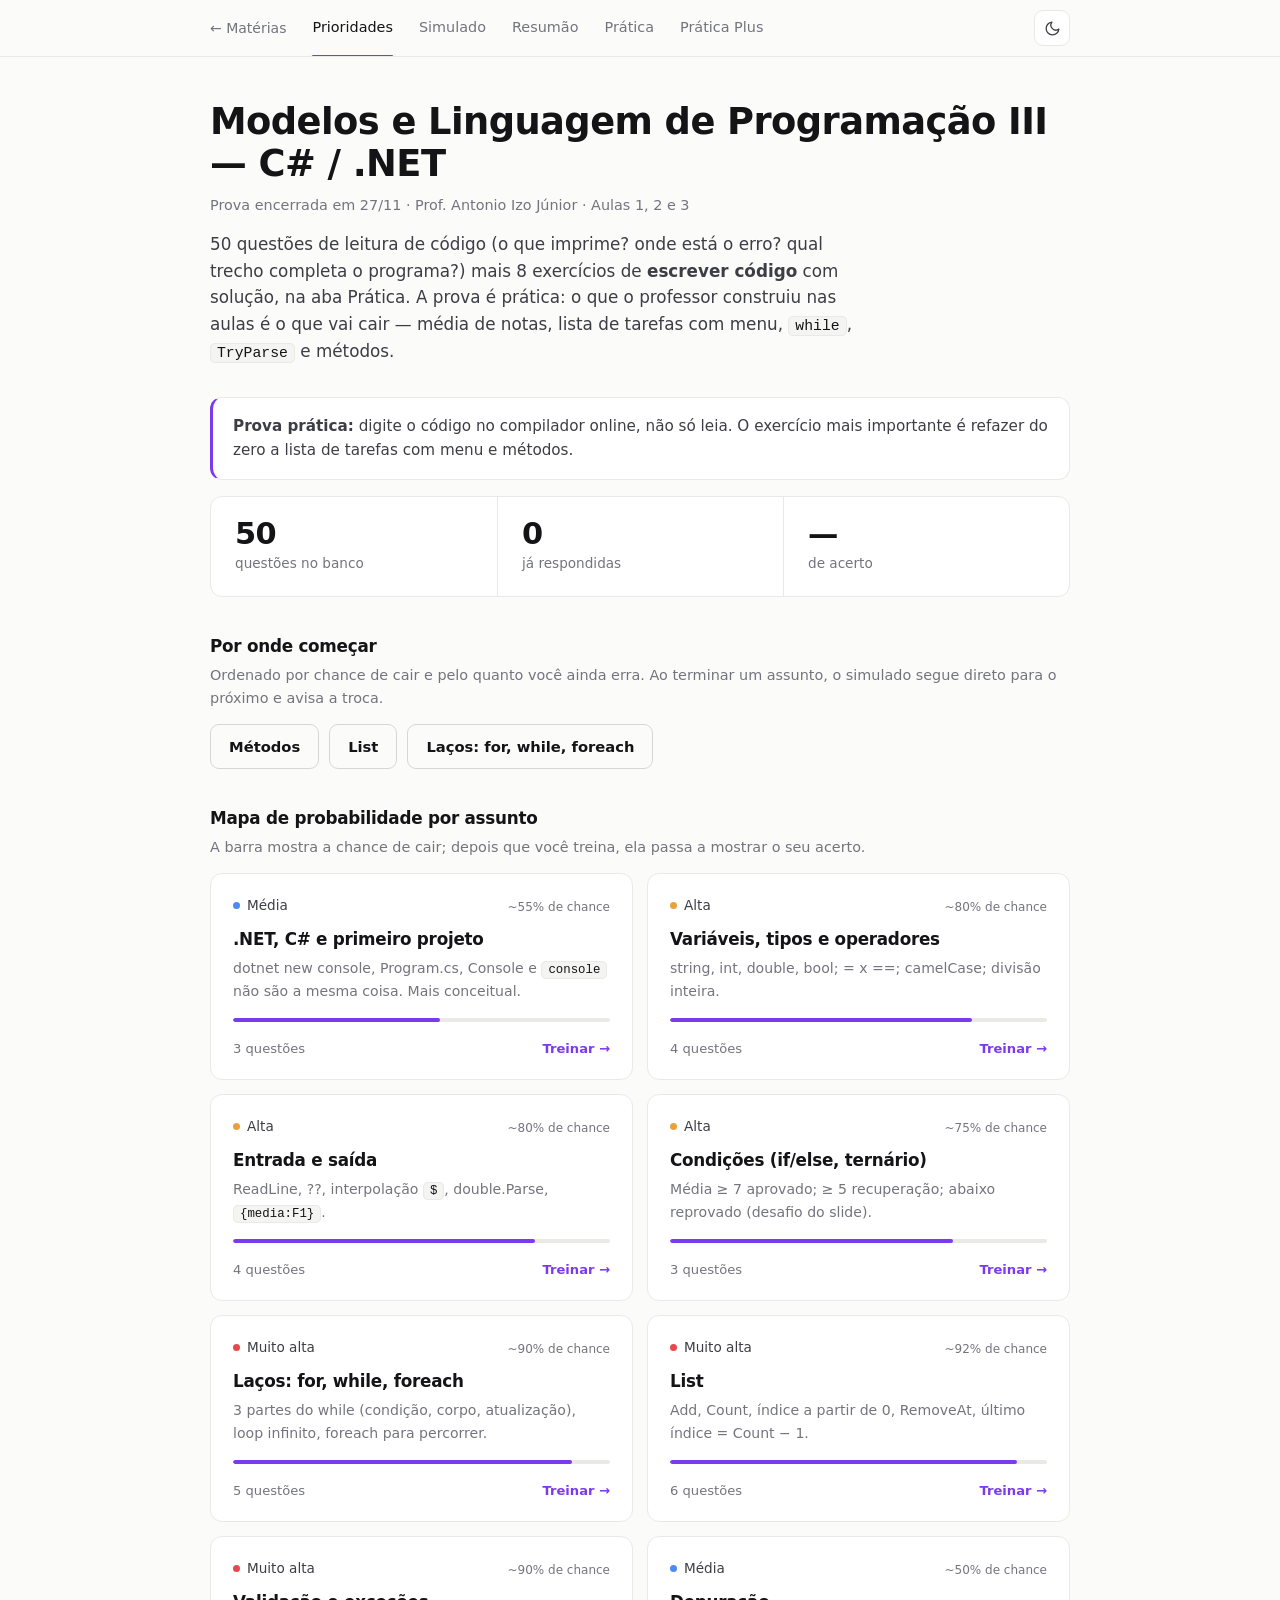
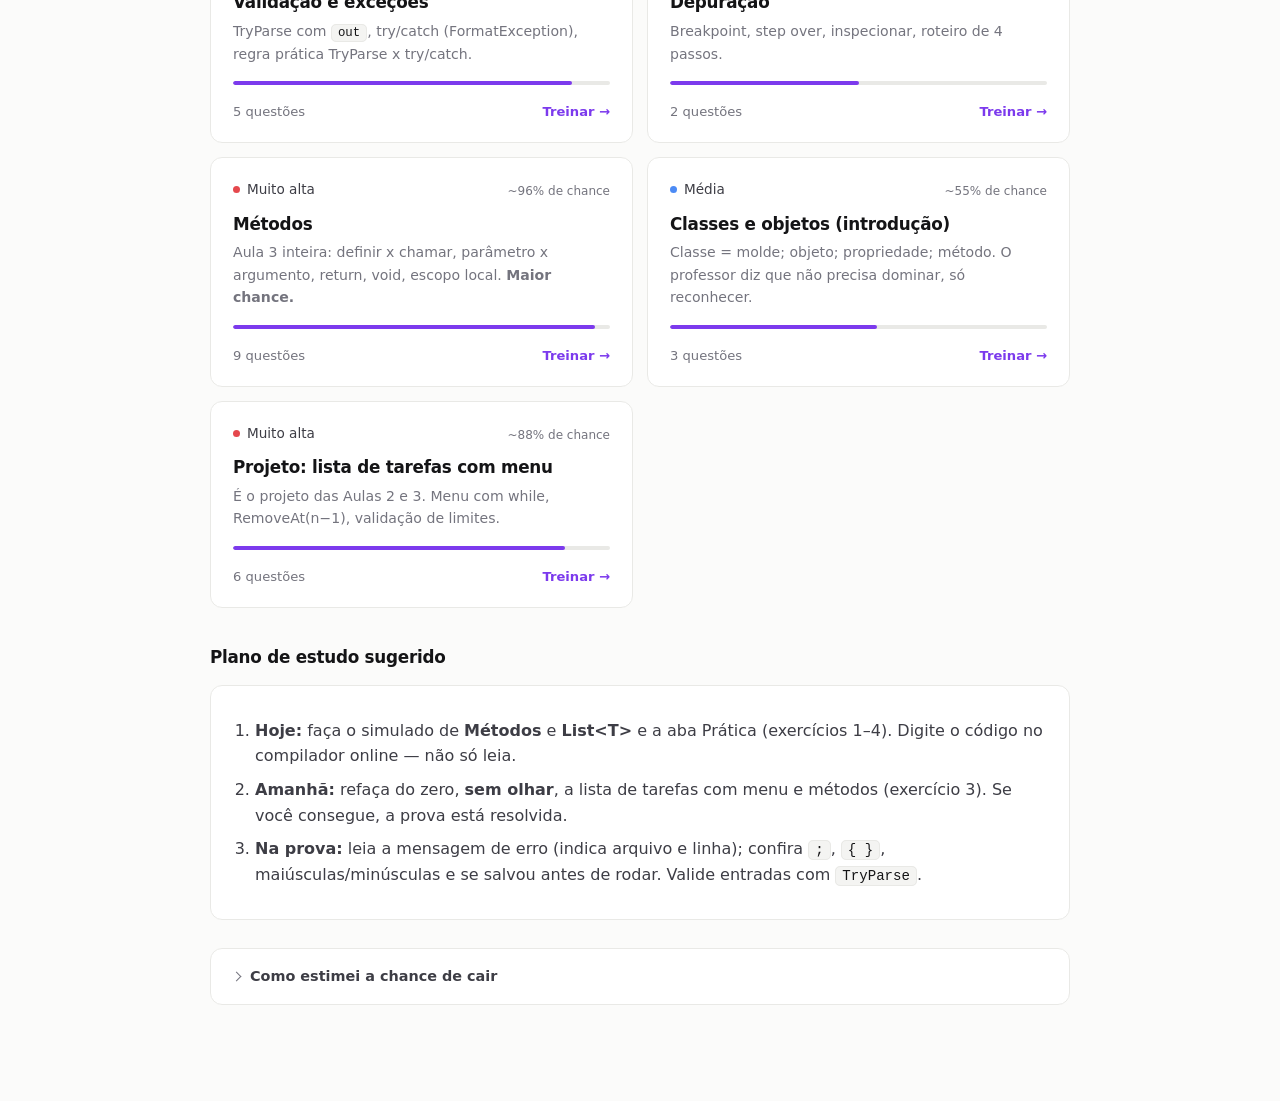
<file: modelos-csharp.html>
<!doctype html>
<html lang="pt-BR"><head><meta charset="utf-8">
<meta name="viewport" content="width=device-width,initial-scale=1">
<title>Simulado</title>
<script>/* Tema claro/escuro — roda no <head> para evitar "flash" de tema errado */
/* Prova encerrada: vale a partir do horário informado (hora local do navegador, formato AAAA-MM-DDTHH:MM) */
window.examEnded = function (iso) {
  var d = iso && new Date(iso);
  return !!d && !isNaN(d) && Date.now() >= d.getTime();
};
(function () {
  var K = "sim_theme", root = document.documentElement, t = null;
  try { t = localStorage.getItem(K); } catch (e) {}
  if (t !== "dark" && t !== "light") t = window.matchMedia && matchMedia("(prefers-color-scheme: dark)").matches ? "dark" : "light";
  root.setAttribute("data-theme", t);
  document.addEventListener("click", function (ev) {
    if (!ev.target.closest("[data-theme-toggle]")) return;
    var n = root.getAttribute("data-theme") === "dark" ? "light" : "dark";
    root.setAttribute("data-theme", n);
    try { localStorage.setItem(K, n); } catch (e) {}
  });
})();
</script>
<style>/* ---------- tokens ---------- */
:root{
  --accent:#4f46e5;
  --font:"Inter",ui-sans-serif,system-ui,-apple-system,"Segoe UI",Roboto,"Helvetica Neue",Arial,sans-serif;
  --mono:ui-monospace,"SF Mono","Cascadia Code",Consolas,"Liberation Mono",monospace;
  --bg:#fbfbfa;--surface:#ffffff;--soft:#f4f4f2;
  --ink:#141416;--ink2:#3d3d45;--muted:#74747e;
  --line:#e9e9e6;--line2:#d6d6d2;
  --ok:#15803d;--ok-bg:#f1faf4;--no:#b42318;--no-bg:#fef3f2;
  --accent-fg:var(--accent);
  --radius:12px;
  color-scheme:light;
}
html[data-theme="dark"]{
  --bg:#0c0c0e;--surface:#141417;--soft:#1b1b1f;
  --ink:#f3f3f5;--ink2:#cfcfd6;--muted:#8d8d98;
  --line:#25252b;--line2:#35353d;
  --ok:#4ade80;--ok-bg:#0e2217;--no:#f87171;--no-bg:#2a1315;
  --accent-fg:color-mix(in srgb,var(--accent) 62%,#fff);
  color-scheme:dark;
}

/* ---------- base ---------- */
*{box-sizing:border-box}
html{scroll-behavior:smooth;-webkit-text-size-adjust:100%}
body{margin:0;background:var(--bg);color:var(--ink);font:16px/1.6 var(--font);-webkit-font-smoothing:antialiased;transition:background .2s,color .2s}
a{color:inherit}
h1,h2,h3{letter-spacing:-.015em;margin:0}
.wrap,.in{max-width:900px;margin:0 auto;padding:0 20px}
.muted{color:var(--muted)}
.small{font-size:.875rem}
.tnum{font-variant-numeric:tabular-nums}

/* ---------- barra superior ---------- */
.bar{position:sticky;top:0;z-index:20;background:color-mix(in srgb,var(--bg) 88%,transparent);backdrop-filter:saturate(1.4) blur(10px);-webkit-backdrop-filter:saturate(1.4) blur(10px);border-bottom:1px solid var(--line)}
.bar .in{display:flex;align-items:center;gap:14px;height:56px}
.back{color:var(--muted);text-decoration:none;font-size:.875rem;white-space:nowrap}
.back:hover{color:var(--ink)}
.brand{font-weight:650;letter-spacing:-.01em}
nav.tabs{display:flex;gap:2px;flex:1;overflow-x:auto;scrollbar-width:none;height:100%}
nav.tabs::-webkit-scrollbar{display:none}
nav.tabs button{background:none;border:0;color:var(--muted);font:inherit;font-size:.9rem;font-weight:500;padding:0 12px;cursor:pointer;white-space:nowrap;position:relative;height:100%}
nav.tabs button:hover{color:var(--ink)}
nav.tabs button.on{color:var(--ink)}
nav.tabs button.on::after{content:"";position:absolute;left:12px;right:12px;bottom:-1px;height:2px;background:var(--accent-fg);border-radius:2px}
.icon-btn{display:grid;place-items:center;width:36px;height:36px;border-radius:9px;border:1px solid var(--line);background:var(--surface);color:var(--ink2);cursor:pointer;flex:none;margin-left:auto}
.icon-btn:hover{border-color:var(--line2);color:var(--ink)}
.icon-btn svg{width:17px;height:17px;fill:none;stroke:currentColor;stroke-width:1.8;stroke-linecap:round;stroke-linejoin:round}
.icon-btn .i-sun{display:none}
html[data-theme="dark"] .icon-btn .i-sun{display:block}
html[data-theme="dark"] .icon-btn .i-moon{display:none}
nav.tabs + .icon-btn{margin-left:0}

/* ---------- topo da página ---------- */
.hero{padding:44px 0 8px}
.hero h1{font-size:clamp(1.65rem,3.6vw,2.3rem);font-weight:650;line-height:1.15}
.hero p{margin:10px 0 0;color:var(--muted);max-width:62ch}
.hero p.sub{font-size:.9rem;margin-top:8px}
.hero p.lead{color:var(--ink2);font-size:1.05rem;line-height:1.6;margin-top:14px}
main{max-width:900px;margin:0 auto;padding:24px 20px 96px}
#app>*{animation:rise .28s ease both}
@keyframes rise{from{opacity:0;transform:translateY(6px)}to{opacity:1;transform:none}}
@media (prefers-reduced-motion:reduce){#app>*{animation:none}html{scroll-behavior:auto}}

/* ---------- blocos ---------- */
.card{background:var(--surface);border:1px solid var(--line);border-radius:var(--radius);padding:24px;margin-bottom:16px}
.card h2{font-size:1.05rem;font-weight:620;margin-bottom:12px}
.card h3{font-size:.95rem;font-weight:620;margin:20px 0 8px}
.label{font-size:.72rem;font-weight:650;letter-spacing:.07em;text-transform:uppercase;color:var(--muted)}
.callout{border-left:2px solid var(--line2);padding:2px 0 2px 16px;margin:16px 0 0;color:var(--ink2);font-size:.93rem}

.stats{display:grid;grid-template-columns:repeat(3,1fr);padding:0}
.stats>div{padding:20px 24px}
.stats>div+div{border-left:1px solid var(--line)}
.stats b{display:block;font-size:1.9rem;font-weight:600;letter-spacing:-.02em;line-height:1.1;font-variant-numeric:tabular-nums}
.stats span{color:var(--muted);font-size:.85rem}
@media (max-width:560px){.stats>div{padding:16px 14px}.stats b{font-size:1.4rem}}

/* ---------- botões ---------- */
.btn{background:var(--accent);color:#fff;border:1px solid transparent;border-radius:9px;padding:10px 18px;font:inherit;font-size:.92rem;font-weight:550;cursor:pointer;transition:opacity .15s,transform .05s}
html[data-theme="dark"] .btn{background:color-mix(in srgb,var(--accent) 78%,#fff);color:#0c0c0e}
.btn:hover{opacity:.9}
.btn:active{transform:translateY(1px)}
.btn.ghost{background:transparent;color:var(--ink);border-color:var(--line2)}
html[data-theme="dark"] .btn.ghost{background:transparent;color:var(--ink)}
.btn.ghost:hover{border-color:var(--ink2);opacity:1}
.btn.sm{padding:6px 12px;font-size:.82rem;border-radius:8px}
.btn[disabled]{opacity:.38;cursor:not-allowed}
.row{display:flex;gap:10px;align-items:center;flex-wrap:wrap}
.row.sp{justify-content:space-between}

/* ---------- mapa de prioridade ---------- */
table.topics{width:100%;border-collapse:collapse}
table.topics th{font-size:.7rem;font-weight:650;letter-spacing:.07em;text-transform:uppercase;color:var(--muted);text-align:left;padding:0 12px 10px 0;border-bottom:1px solid var(--line)}
table.topics td{padding:16px 12px 16px 0;border-bottom:1px solid var(--line);vertical-align:top}
table.topics tr:last-child td{border-bottom:0;padding-bottom:0}
table.topics td:last-child,table.topics th:last-child{padding-right:0;text-align:right}
.tname{font-weight:600}
.twhy{color:var(--muted);font-size:.85rem;margin-top:2px}
.src{display:inline-block;font-size:.72rem;font-weight:550;color:var(--muted);border:1px solid var(--line2);border-radius:99px;padding:0 8px;margin-left:8px;vertical-align:1px;white-space:nowrap}
.src.focus{color:var(--accent-fg);border-color:var(--accent-fg)}
.lvl{display:inline-flex;align-items:center;gap:7px;font-size:.85rem;color:var(--ink2);white-space:nowrap}
.lvl::before{content:"";width:7px;height:7px;border-radius:50%;background:var(--c,var(--muted))}
.lvl.hot{--c:#e5484d}.lvl.high{--c:#e9a23b}.lvl.mid{--c:#4c8bf5}.lvl.low{--c:var(--muted)}
.bar2{height:4px;background:var(--line);border-radius:99px;overflow:hidden;margin-top:8px;min-width:96px}
.bar2 i{display:block;height:100%;background:var(--accent-fg);border-radius:99px}
.bar2.acc i{background:var(--ok)}
.bar2.bad i{background:var(--no)}
.pct{font-size:.75rem;color:var(--muted);margin-top:4px;font-variant-numeric:tabular-nums}
@media (max-width:640px){table.topics .hide-s{display:none}}

/* seções soltas (fora de cartão), como no index */
.sec{margin:36px 0 14px}
.sec h2{font-size:1.05rem;font-weight:620}
.sec p{margin:4px 0 0;color:var(--muted);font-size:.9rem}
.notice{border:1px solid var(--line);border-left:3px solid var(--accent-fg);border-radius:var(--radius);background:var(--surface);padding:16px 20px;margin-bottom:16px;color:var(--ink2);font-size:.95rem}

.notice.resume{display:flex;justify-content:space-between;align-items:center;gap:14px;flex-wrap:wrap}

/* fluxo contínuo: aviso de novo assunto, atalhos entre assuntos, sair/encerrar */
.newtopic{border-left:3px solid var(--accent-fg);background:var(--soft);border-radius:10px;padding:14px 18px;margin:0 0 18px}
.newtopic .label{color:var(--accent-fg);display:block;margin-bottom:2px}
.newtopic>b{display:block;font-size:1.08rem;font-weight:620;letter-spacing:-.01em}
.newtopic .small b{font-weight:600;color:var(--ink2)}
.segs{display:flex;gap:6px;overflow-x:auto;padding:2px 0 10px;margin:0 0 10px;scrollbar-width:thin}
.segchip{flex:none;display:inline-flex;align-items:center;gap:8px;max-width:210px;background:var(--surface);border:1px solid var(--line);color:var(--muted);border-radius:99px;padding:4px 11px;font:inherit;font-size:.78rem;font-weight:500;cursor:pointer;white-space:nowrap}
.segchip span{overflow:hidden;text-overflow:ellipsis}
.segchip i{font-style:normal;font-variant-numeric:tabular-nums;opacity:.8}
.segchip:hover{border-color:var(--line2);color:var(--ink)}
.segchip.on{border-color:var(--accent-fg);color:var(--ink)}
.segchip.done{color:var(--ok)}
.endrow{text-align:center;margin-top:16px}
.linkbtn{background:none;border:0;color:var(--muted);font:inherit;font-size:.85rem;text-decoration:underline;text-underline-offset:3px;cursor:pointer}
.linkbtn:hover{color:var(--ink)}

/* assuntos em cartões (mesma linguagem dos cartões do index) */
.tgrid{display:grid;grid-template-columns:repeat(2,1fr);gap:14px}
@media (max-width:700px){.tgrid{grid-template-columns:1fr}}
.tcard{display:flex;flex-direction:column;gap:6px;background:var(--surface);border:1px solid var(--line);border-radius:var(--radius);padding:20px 22px;cursor:pointer;transition:border-color .15s,transform .15s}
.tcard:hover,.tcard:focus-visible{border-color:var(--line2);transform:translateY(-2px);outline:none}
.tcard.focus{border-color:color-mix(in srgb,var(--accent-fg) 55%,var(--line))}
.tcard .tc-top{display:flex;justify-content:space-between;align-items:center}
.tcard h3{font-size:1.05rem;font-weight:620;margin:6px 0 0;line-height:1.3}
.tcard .twhy{margin:0;font-size:.88rem}
.tcard .tc-src{display:flex;gap:6px;flex-wrap:wrap}
.tcard .tc-src .src{margin:0}
.tcard .bar2{margin-top:10px}
.tcard .tc-foot{display:flex;justify-content:space-between;align-items:center;margin-top:10px;font-size:.82rem;color:var(--muted)}
.tcard .go{color:var(--accent-fg);font-weight:600}
.details-card{background:var(--surface);border:1px solid var(--line);border-radius:var(--radius);padding:16px 22px;margin-top:28px}
.details-card details{margin:0}
.details-card p{color:var(--ink2);font-size:.92rem;margin:10px 0 0 14px}

/* ---------- configuração do simulado ---------- */
.opt-row{display:flex;gap:12px;padding:14px 16px;border:1px solid var(--line);border-radius:10px;margin:8px 0;cursor:pointer;align-items:flex-start;background:var(--surface);transition:border-color .15s,background .15s}
.opt-row:hover{border-color:var(--line2)}
.opt-row.on{border-color:var(--accent-fg);background:color-mix(in srgb,var(--accent) 6%,var(--surface))}
.opt-row input{margin-top:4px;accent-color:var(--accent)}
.opt-row b{font-weight:600}
.check{display:flex;gap:10px;align-items:center;font-size:.9rem;color:var(--ink2);margin:8px 0;cursor:pointer}
.check input{accent-color:var(--accent);width:16px;height:16px}
select{font:inherit;font-size:.9rem;padding:7px 10px;border-radius:8px;border:1px solid var(--line2);background:var(--surface);color:var(--ink);margin-top:8px}

/* ---------- questão ---------- */
.qhead{display:flex;justify-content:space-between;align-items:center;gap:12px;font-size:.82rem;color:var(--muted);font-variant-numeric:tabular-nums}
.progress{height:3px;background:var(--line);border-radius:99px;overflow:hidden;margin:10px 0 20px}
.progress i{display:block;height:100%;background:var(--accent-fg);transition:width .3s}
.tags{display:flex;gap:8px;flex-wrap:wrap;margin-bottom:14px}
.tag{font-size:.75rem;font-weight:550;color:var(--ink2);background:var(--soft);border-radius:6px;padding:2px 9px}
.qtext{font-size:1.1rem;font-weight:550;line-height:1.5;margin:0 0 16px;letter-spacing:-.005em}
.opt{display:flex;gap:14px;width:100%;text-align:left;background:var(--surface);color:var(--ink);border:1px solid var(--line);border-radius:10px;padding:13px 16px;margin:8px 0;font:inherit;font-size:.97rem;cursor:pointer;align-items:flex-start;transition:border-color .15s,background .15s}
.opt:hover:not(.lock){border-color:var(--line2);background:var(--soft)}
.opt .l{flex:none;width:24px;height:24px;border-radius:6px;border:1px solid var(--line2);display:grid;place-items:center;font-size:.72rem;font-weight:650;color:var(--muted);margin-top:1px}
.opt.sel{border-color:var(--accent-fg);background:color-mix(in srgb,var(--accent) 7%,var(--surface))}
.opt.sel .l{background:var(--accent-fg);border-color:var(--accent-fg);color:var(--bg)}
.opt.ok{border-color:var(--ok);background:var(--ok-bg)}
.opt.ok .l{background:var(--ok);border-color:var(--ok);color:var(--bg)}
.opt.no{border-color:var(--no);background:var(--no-bg)}
.opt.no .l{background:var(--no);border-color:var(--no);color:var(--bg)}
.opt.lock{cursor:default}

/* feedback */
.fb{margin-top:22px}
.why{border-left:2px solid var(--c);padding:2px 0 2px 16px;margin:16px 0}
.why .label{color:var(--c);display:block;margin-bottom:4px}
.why p{margin:0;color:var(--ink2)}
.why.good{--c:var(--ok)}
.why.bad{--c:var(--no)}
.why .ans{font-weight:600;color:var(--ink);margin-bottom:6px}
.an{background:var(--soft);border-radius:10px;padding:14px 16px;margin:16px 0;color:var(--ink2);font-size:.95rem}
.an .label{display:block;margin-bottom:4px}

/* código */
pre.code{background:var(--soft);border:1px solid var(--line);color:var(--ink);border-radius:10px;padding:14px 16px;overflow:auto;font:.84rem/1.6 var(--mono);margin:12px 0;white-space:pre;tab-size:4}
code{background:var(--soft);color:var(--ink);padding:1px 6px;border-radius:5px;font:.88em var(--mono);border:1px solid var(--line)}
pre.code code{background:none;border:0;padding:0}

details{margin:10px 0}
details>summary{cursor:pointer;font-size:.9rem;font-weight:550;color:var(--ink2);list-style:none;display:flex;gap:8px;align-items:baseline}
details>summary::-webkit-details-marker{display:none}
details>summary::before{content:"";width:6px;height:6px;border-right:1.6px solid var(--muted);border-bottom:1.6px solid var(--muted);transform:rotate(-45deg);flex:none;transition:transform .15s;margin-right:2px;position:relative;top:-1px}
details[open]>summary::before{transform:rotate(45deg)}
details>summary:hover{color:var(--ink)}
details ul{margin:.6rem 0 0 6px;padding-left:16px;color:var(--ink2);font-size:.92rem}
details ul li{margin:.5rem 0}
.list{padding-left:20px;margin:0;color:var(--ink2)}
.list li{margin:.5rem 0}

/* ---------- resultado ---------- */
.score{font-size:3.4rem;font-weight:600;letter-spacing:-.04em;line-height:1;font-variant-numeric:tabular-nums}
.hr{border:0;border-top:1px solid var(--line);margin:18px 0}
.rev>details{padding:14px 0;border-top:1px solid var(--line);margin:0}
.rev>details:first-of-type{border-top:0}

/* ---------- hub (index) ---------- */
.subjects{display:grid;grid-template-columns:repeat(2,1fr);gap:14px;margin-top:28px}
@media (max-width:700px){.subjects{grid-template-columns:1fr}}
a.subject{display:flex;flex-direction:column;gap:6px;text-decoration:none;background:var(--surface);border:1px solid var(--line);border-radius:var(--radius);padding:22px 24px;transition:border-color .15s,transform .15s}
a.subject:hover{border-color:var(--line2);transform:translateY(-2px)}
a.subject .top{display:flex;align-items:center;gap:10px;font-size:.78rem;color:var(--muted);font-weight:550}
a.subject .dot{width:8px;height:8px;border-radius:50%;background:var(--c)}
a.subject h2{font-size:1.2rem;font-weight:620;margin:6px 0 0}
a.subject .desc{color:var(--muted);font-size:.9rem}
a.subject .most{font-size:.86rem;color:var(--ink2);margin-top:8px}
a.subject .most b{font-weight:600}
a.subject .prog{height:3px;background:var(--line);border-radius:99px;overflow:hidden;margin-top:auto}
a.subject .prog i{display:block;height:100%;width:0;background:var(--c);border-radius:99px}
a.subject.done{opacity:.72}
a.subject.done .top .when{color:var(--ink2)}
a.subject.done .dot{background:var(--muted)}
a.subject .status{font-size:.8rem;color:var(--muted);margin-top:8px}
.howto{margin-top:28px;border-top:1px solid var(--line);padding-top:20px;color:var(--muted);font-size:.9rem;max-width:68ch}
.howto b{color:var(--ink2);font-weight:600}
</style></head>
<body>
<header class="bar"><div class="in"><a class="back" href="index.html">&larr; Matérias</a>
<nav class="tabs" id="tabs"></nav>
<button class="icon-btn" data-theme-toggle aria-label="Alternar modo claro e escuro" title="Alternar modo claro/escuro"><svg class="i-moon" viewBox="0 0 24 24" aria-hidden="true"><path d="M21 12.8A9 9 0 1 1 11.2 3a7 7 0 0 0 9.8 9.8z"/></svg><svg class="i-sun" viewBox="0 0 24 24" aria-hidden="true"><circle cx="12" cy="12" r="4"/><path d="M12 2v2M12 20v2M4.9 4.9l1.4 1.4M17.7 17.7l1.4 1.4M2 12h2M20 12h2M4.9 19.1l1.4-1.4M17.7 6.3l1.4-1.4"/></svg></button></div></header>
<div class="hero"><div class="in"><h1 id="h-title"></h1><p class="sub" id="h-sub"></p><p class="lead" id="h-intro"></p></div></div>
<main id="app"></main>
<script>window.EXAM = {
  id: "csharp",
  title: "Modelos e Linguagem de Programação III — C# / .NET",
  subtitle: "Prof. Antonio Izo Júnior · Aulas 1, 2 e 3",
  exam: "27/11",
  examEnd: "2026-11-27T20:30",
  examLabel: "Prova prática",
  color: "#7c3aed",
  intro: "50 questões de leitura de código (o que imprime? onde está o erro? qual trecho completa o programa?) mais 8 exercícios de **escrever código** com solução, na aba Prática. A prova é prática: o que o professor construiu nas aulas é o que vai cair — média de notas, lista de tarefas com menu, `while`, `TryParse` e métodos.",
  plusIntro: "**20 trechos de código, só para analisar.** Leia o programa, faça o teste de mesa e responda: o que imprime? onde está o erro? o que acontece ao executar? Cobre divisão inteira, `while` e `for`, `List<T>`, `TryParse` e `try/catch`, métodos (retorno, parâmetro e escopo) e os erros de lógica mais comuns na prova prática.",
  notice: "**Prova prática:** digite o código no compilador online, não só leia. O exercício mais importante é refazer do zero a lista de tarefas com menu e métodos.",
  disclaimer: "**Leitura dos materiais:** o fio condutor das 3 aulas é um só projeto crescendo — Aula 1 (variáveis, if, for, método simples, classe, média de notas) → Aula 2 (List, while, TryParse, try/catch, **lista de tarefas com menu**) → Aula 3 (**separar em métodos**: parâmetro x argumento, return, void, escopo). Espere pedido de: refazer a lista de tarefas e/ou adicionar uma função (ex.: “Concluir tarefa”, desafios do final de cada slide). Não achei provas antigas da Multivix publicadas; as estimativas vêm do peso de cada tema nos slides (Aula 3, a mais recente, tem o desafio final).",
  topics: [
    { id: "base", name: ".NET, C# e primeiro projeto", prob: 55, why: "dotnet new console, Program.cs, Console e `console` não são a mesma coisa. Mais conceitual." },
    { id: "tipos", name: "Variáveis, tipos e operadores", prob: 80, why: "string, int, double, bool; = x ==; camelCase; divisão inteira." },
    { id: "io", name: "Entrada e saída", prob: 80, why: "ReadLine, ??, interpolação `$`, double.Parse, `{media:F1}`." },
    { id: "cond", name: "Condições (if/else, ternário)", prob: 75, why: "Média ≥ 7 aprovado; ≥ 5 recuperação; abaixo reprovado (desafio do slide)." },
    { id: "loops", name: "Laços: for, while, foreach", prob: 90, why: "3 partes do while (condição, corpo, atualização), loop infinito, foreach para percorrer." },
    { id: "lista", name: "List<T>", prob: 92, why: "Add, Count, índice a partir de 0, RemoveAt, último índice = Count − 1." },
    { id: "valid", name: "Validação e exceções", prob: 90, why: "TryParse com `out`, try/catch (FormatException), regra prática TryParse x try/catch." },
    { id: "dep", name: "Depuração", prob: 50, why: "Breakpoint, step over, inspecionar, roteiro de 4 passos." },
    { id: "metodo", name: "Métodos", prob: 96, why: "Aula 3 inteira: definir x chamar, parâmetro x argumento, return, void, escopo local. **Maior chance.**" },
    { id: "poo", name: "Classes e objetos (introdução)", prob: 55, why: "Classe = molde; objeto; propriedade; método. O professor diz que não precisa dominar, só reconhecer." },
    { id: "proj", name: "Projeto: lista de tarefas com menu", prob: 88, why: "É o projeto das Aulas 2 e 3. Menu com while, RemoveAt(n−1), validação de limites." },
    { id: "plus", name: "Prática Plus", plus: true, prob: 70, why: "Só código para analisar: o que imprime, onde está o erro, o que acontece ao rodar." }
  ],
  plan: [
    "**Hoje:** faça o simulado de **Métodos** e **List<T>** e a aba Prática (exercícios 1–4). Digite o código no compilador online — não só leia.",
    "**Amanhã:** refaça do zero, **sem olhar**, a lista de tarefas com menu e métodos (exercício 3). Se você consegue, a prova está resolvida.",
    "**Na prova:** leia a mensagem de erro (indica arquivo e linha); confira `;`, `{ }`, maiúsculas/minúsculas e se salvou antes de rodar. Valide entradas com `TryParse`."
  ],
  questions: [
    // ============ BASE ============
    ["base", "Qual comando cria uma aplicação de console chamada MeuPrimeiroApp?",
      ["dotnet run MeuPrimeiroApp", "dotnet new console -n MeuPrimeiroApp", "dotnet --version", "dotnet build console MeuPrimeiroApp", "dotnet create console MeuPrimeiroApp"], 1,
      "`dotnet new console -n NOME` **cria** o projeto; `dotnet run --project NOME` **compila e executa**; `dotnet --version` só confere se o SDK está instalado.",
      "new = construir a casa; run = morar nela; --version = ver se tem pedreiro na cidade.",
      ["`run` executa, não cria.", "", "Só mostra a versão do SDK.", "Não é sintaxe válida de criação.", "O subcomando `create` não existe; para criar o projeto usa-se `dotnet new`."]],
    ["base", "Qual é a relação entre **C#** e **.NET**, segundo a Aula 1?",
      ["C# é a plataforma que executa os programas; .NET é a linguagem usada para escrevê-los", "C# é a linguagem para escrever as instruções; .NET é a plataforma que ajuda a construir e rodar o programa", "C# e .NET são nomes diferentes da mesma linguagem, usados conforme a versão do Visual Studio", "C# é um editor de código; .NET é o compilador online usado nas aulas para rodar os exemplos", "C# é o sistema operacional em que o programa roda; .NET é a biblioteca de comandos do console"], 1,
      "“Pense na linguagem como a forma de escrever as instruções e no .NET como o conjunto de ferramentas e ambiente que ajuda a construir e rodar o programa.”",
      "C# = o idioma em que você escreve a receita. .NET = a cozinha equipada onde ela é preparada.",
      ["Está invertido.", "", "São coisas diferentes: uma é a linguagem e a outra é a plataforma.", "Nenhum dos dois é um editor de código.", "Nenhum dos dois é um sistema operacional."]],
    ["base", "O programa abaixo gera erro de compilação. Qual o motivo mais provável, segundo a seção “Erros comuns” da Aula 1?",
      ["Falta a palavra `static` antes do comando, que é obrigatória em todo programa de console", "C# diferencia maiúsculas de minúsculas: `console` não é o mesmo que `Console`", "O texto precisa estar entre aspas simples, e não entre aspas duplas, para ser exibido", "O método `WriteLine` não existe em C#; o comando para exibir texto seria `Print`", "O ponto e vírgula do final da linha está sobrando e impede a compilação do programa"], 1,
      "No material: “Console e console não são a mesma coisa”. Outros erros comuns: faltar `;`, chaves `{ }` sem par e esquecer de salvar o arquivo antes de rodar.",
      "Como digitar um e-mail com letra maiúscula errada: o servidor não reconhece.",
      ["`static` não é necessário em top-level statements.", "", "Textos em C# usam aspas duplas.", "`Console.WriteLine` é o comando correto.", "O `;` é necessário ao final da instrução; o problema é a letra minúscula em `console`."],
      `console.WriteLine("Olá, mundo!");`],

    // ============ TIPOS ============
    ["tipos", "Qual declaração está correta para guardar a altura 1,68 de uma pessoa?",
      ["int altura = 1.68;", "double altura = 1.68;", "string altura = 1.68;", "bool altura = 1.68;", "char altura = 1.68;"], 1,
      "`double` guarda números com casas decimais. `int` só inteiros; `string` é texto; `bool` é verdadeiro/falso. (Exemplos da Figura 2: `string nome`, `int idade`, `double altura`, `bool gostaDeCSharp`.)",
      "A fita métrica precisa de vírgula; o contador de pessoas não.",
      ["`int` não aceita casas decimais (erro).", "", "Texto precisaria de aspas.", "bool só aceita true/false.", "`char` guarda um único caractere, não um número com casas decimais."]],
    ["tipos", "Em C#, qual é a diferença entre `=` e `==`?",
      ["`=` compara dois valores e `==` atribui um valor à variável", "`=` atribui um valor à variável e `==` compara dois valores", "`==` serve para comparar textos e `=` serve para comparar números", "`=` e `==` fazem a mesma coisa, e a diferença é de estilo de escrita", "`=` é usado nas condições do `if` e `==` nas declarações de variável"], 1,
      "“Em C#, `==` compara valores; `=` atribui um valor.” Outros operadores: `!=` (diferente), `<`, `>`, `>=`.",
      "`=` é “coloque isto aqui”; `==` é “isto é igual àquilo?”.",
      ["Está invertido.", "", "O `==` compara valores de vários tipos, e não só textos.", "São operadores diferentes: um atribui e o outro compara.", "É o contrário: o `if` usa `==` para comparar; `=` atribui valores."]],
    ["tipos", "Segundo a Aula 1, qual nome de variável segue a convenção **camelCase** e é mais claro?",
      ["x", "TotalCompra", "totalCompra", "total_compra", "total compra"], 2,
      "camelCase: a primeira palavra começa com **minúscula** e as seguintes com **maiúscula**: `totalCompra`, `nomeDoCliente`, `quantidade`. Nomes claros ajudam mais que `x` ou `dado`.",
      "As “corcovas do camelo” são as letras maiúsculas no meio.",
      ["Pouco descritivo.", "Começa com maiúscula (PascalCase).", "", "Usa underline (snake_case).", "Nomes de variáveis não podem ter espaço."]],
    ["tipos", "O que será impresso?",
      ["3,5", "3", "4", "Erro de compilação", "3.0"], 1,
      "Com dois `int`, `/` faz **divisão inteira** e descarta a parte decimal: 7 / 2 = **3**. Para 3,5 seria preciso usar `double` (ex.: `7.0 / 2`).",
      "Dividir 7 balas entre 2 crianças só com balas inteiras: 3 para cada e sobra 1.",
      ["Só ocorreria com pelo menos um `double`.", "", "Não arredonda para cima.", "O código é válido.", "A divisão entre dois `int` devolve `int`; o `WriteLine` mostra 3, e não 3.0."],
      `int a = 7;
int b = 2;
Console.WriteLine(a / b);`],

    // ============ IO ============
    ["io", "Qual a diferença entre `Console.Write` e `Console.WriteLine`?",
      ["`Write` pula para a linha seguinte depois de escrever; `WriteLine` continua na mesma linha", "`WriteLine` pula para a linha seguinte depois de escrever; `Write` continua na mesma linha", "`Write` lê um texto digitado no teclado; `WriteLine` exibe o texto na tela", "`WriteLine` exibe números inteiros; `Write` exibe textos e outros tipos de dado", "Não há diferença: as duas pulam a linha, e `WriteLine` foi mantido por compatibilidade"], 1,
      "“Console.WriteLine mostra um texto e depois pula para a linha seguinte.” Por isso nos exemplos de entrada usa-se `Console.Write(\"Qual é o seu nome? \")` antes do `ReadLine`.",
      "Write = escrever sem apertar Enter. WriteLine = escrever e apertar Enter.",
      ["Está invertido: quem pula a linha é o `WriteLine`.", "", "Quem lê do teclado é o `ReadLine`.", "Os dois exibem qualquer tipo de dado.", "Há diferença: só o `WriteLine` pula a linha."]],
    ["io", "O que será impresso se a variável `nome` valer \"Ana\"?",
      ["Olá, {nome}!", "Olá, Ana!", "Olá, nome!", "Erro de compilação", "Olá, \"Ana\"!"], 1,
      "O símbolo **`$`** antes das aspas ativa a **interpolação de strings**: o que está entre `{ }` é substituído pelo valor da variável → `Olá, Ana!`.",
      "Como um formulário com lacunas: `{nome}` é a lacuna preenchida com o valor.",
      ["Só imprimiria isso **sem** o `$`.", "", "Só imprimiria o nome da variável se estivesse entre aspas sem chaves.", "O código é válido.", "A interpolação insere o valor da variável sem acrescentar aspas."],
      `string nome = "Ana";
Console.WriteLine($"Olá, {nome}!");`],
    ["io", "Qual o papel do operador `??` neste código?",
      ["Compara o texto digitado com \"visitante\" e informa se os dois valores são iguais", "Fornece um valor padrão (\"visitante\") quando `ReadLine()` não retorna entrada (null)", "Converte o texto digitado em número e usa \"visitante\" se a conversão falhar", "Repete a pergunta até o usuário digitar algum texto, como no laço `while`", "Remove os espaços do texto digitado e o devolve em letras minúsculas"], 1,
      "`a ?? b` devolve `a` se não for `null`; senão devolve `b`. Aqui garante que `nome` nunca fica nulo. (Observação: se o usuário só apertar Enter, `ReadLine` devolve texto vazio, não null.)",
      "“Se não houver resposta, assuma ‘visitante’.”",
      ["A comparação é feita com `==`.", "", "A conversão em número é feita com `Parse` ou `TryParse`.", "Repetir uma pergunta é papel de um laço, e não do `??`.", "O `??` não altera o texto; só fornece um valor padrão quando o resultado é null."],
      `Console.Write("Qual é o seu nome? ");
string nome = Console.ReadLine() ?? "visitante";
Console.WriteLine($"Olá, {nome}!");`],
    ["io", "No programa da média, quando o usuário digita 7 e 8 (cultura pt-BR), qual é a saída?",
      ["Média: 15,0", "Média: 7,5", "Média: 7", "Média: 8,0", "Média: 7,50"], 1,
      "(7 + 8) / 2 = 7,5. O formato `{media:F1}` mostra **uma casa decimal**. Em compiladores online com cultura invariável o separador pode aparecer como ponto (7.5).",
      "`F1` = “fixed, 1 casa”. `F2` seria 7,50.",
      ["15 é a soma; faltou dividir por 2.", "", "`F1` mantém uma casa decimal.", "8 é a segunda nota.", "O formato `F1` mostra uma casa decimal, não duas."],
      `double nota1 = double.Parse("7");
double nota2 = double.Parse("8");
double media = (nota1 + nota2) / 2;
Console.WriteLine($"Média: {media:F1}");`],

    // ============ CONDIÇÕES ============
    ["cond", "O que o código imprime?",
      ["Maior de idade", "Menor de idade", "Nada", "Erro de compilação", "Maior de idade e depois Menor de idade"], 1,
      "`idade >= 18` com idade = 16 é **falso** → executa o `else`: `Menor de idade`.",
      "Seguranças na porta: 16 < 18, não entra no ramo do `if`.",
      ["Só imprimiria se idade ≥ 18.", "", "Sempre um dos dois blocos executa.", "O código é válido.", "No `if/else` só um dos blocos é executado."],
      `int idade = 16;
if (idade >= 18)
{
    Console.WriteLine("Maior de idade");
}
else
{
    Console.WriteLine("Menor de idade");
}`],
    ["cond", "O que o código imprime quando `media = 5`?",
      ["Aprovado", "Recuperação", "Reprovado", "Nada", "Aprovado e depois Recuperação"], 1,
      "7 ou mais → Aprovado; **de 5 até menos de 7 → Recuperação**; abaixo de 5 → Reprovado. Como 5 >= 5, cai em Recuperação. (Desafio do final da Aula 1.)",
      "O `>=` inclui o próprio 5: é a “linha de corte” de quem ainda tem chance.",
      ["5 não é ≥ 7.", "", "Só abaixo de 5.", "Sempre cai em algum ramo.", "Em `if / else if / else` só o primeiro ramo verdadeiro é executado; aqui media >= 7 é falso."],
      `if (media >= 7)
    Console.WriteLine("Aprovado");
else if (media >= 5)
    Console.WriteLine("Recuperação");
else
    Console.WriteLine("Reprovado");`],
    ["cond", "O que a expressão `media >= 7 ? \"Aprovado\" : \"Estude mais\"` retorna quando `media = 6.9`?",
      ["Aprovado", "Estude mais", "true", "6.9", "false"], 1,
      "Operador ternário: `condição ? valorSeVerdadeiro : valorSeFalso`. 6,9 >= 7 é falso → **Estude mais**.",
      "Uma pergunta de “sim ou não” em uma linha só.",
      ["Só se a média fosse ≥ 7.", "", "A condição é avaliada, mas quem retorna é o texto escolhido.", "Não devolve a média.", "O ternário devolve um dos dois textos, e não o resultado lógico da condição."]],

    // ============ LOOPS ============
    ["loops", "Qual é a saída do código?",
      ["0 1 2 3 4", "0 2 4", "2 4", "0 2 4 6", "0 2 4 5"], 1,
      "i começa em 0, o laço roda enquanto i < 5 e i aumenta de 2 em 2: 0, 2, 4. Quando i = 6, a condição falha.",
      "Subir escada pulando um degrau: 0, 2, 4 — o 6 já passou do limite.",
      ["Só se fosse `i++`.", "", "O 0 também é impresso.", "O 6 não é menor que 5.", "O 5 não aparece: o `i` vai de 2 em 2 (0, 2, 4) e o 6 já falha em `i < 5`."],
      `for (int i = 0; i < 5; i += 2)
{
    Console.Write(i + " ");
}`],
    ["loops", "Qual é a saída do código?",
      ["1 2 3", "3 2 1", "3 2 1 0", "0 1 2 3", "2 1"], 1,
      "n começa em 3. Enquanto n > 0: imprime n e diminui. Imprime 3, 2, 1. Quando n = 0, o laço termina.",
      "Contagem regressiva de foguete, mas ninguém imprime o zero porque 0 > 0 é falso.",
      ["Está em ordem crescente.", "", "O zero não é impresso.", "Está em ordem crescente e inclui o zero.", "O 3 também é impresso, antes de `n--` diminuir a variável."],
      `int n = 3;
while (n > 0)
{
    Console.Write(n + " ");
    n--;
}`],
    ["loops", "O que há de errado com este laço?",
      ["Falta atualizar `i`: ele nunca muda e a condição nunca fica falsa (loop infinito)", "A condição deveria usar `==` em vez de `<`, para o laço terminar quando `i` chegar a 3", "O laço deveria ser um `foreach`, que é o comando indicado para repetir uma instrução de escrita", "Nada: o laço imprime 0, 1 e 2 e termina quando `i` chega a 3", "O `while` não aceita uma variável inteira na condição; seria preciso uma variável booleana"], 0,
      "O `while` tem 3 partes: **condição**, **corpo** e **atualização**. Sem `i++` no corpo, `i < 3` é sempre verdadeiro → **loop infinito** (imprime 0 para sempre).",
      "Esteira que nunca para porque ninguém aperta o botão de desligar (atualização).",
      ["", "Trocar `<` por `==` não resolveria: o valor de `i` continuaria sem mudar.", "O `foreach` serve para percorrer coleções, e não resolve a falta de atualização.", "Sem atualização de `i`, o laço imprimiria 0 indefinidamente.", "A condição aceita qualquer expressão booleana, como `i < 3`; o erro é a falta de atualização."],
      `int i = 0;
while (i < 3)
{
    Console.WriteLine(i);
}`],
    ["loops", "Quando usar `foreach` e quando **não** usar, segundo a Aula 2?",
      ["Usar para visitar cada item de uma lista; evitar alterar a estrutura da lista enquanto percorre", "Usar para repetir um número fixo de vezes; não é indicado para percorrer listas", "Usar para repetir até o usuário digitar 0; não é indicado para percorrer listas", "Usar com números inteiros; não funciona com strings nem com outros tipos de item", "Usar quando não se sabe o tamanho da lista; não pode ser usado com listas conhecidas"], 0,
      "`foreach` visita **cada item, um por vez**: “use quando quer fazer algo com todos os itens; **não use para alterar a estrutura da lista** enquanto percorre”.",
      "Passar por todos os quartos de um hotel conferindo — sem derrubar paredes no meio do caminho.",
      ["", "Isso descreve o `for`; o `foreach` serve justamente para visitar os itens de uma lista.", "Repetir até o usuário digitar 0 é papel do `while`.", "O `foreach` funciona com qualquer tipo de item.", "O `foreach` não depende de conhecer o tamanho; ele é indicado para listas."]],
    ["loops", "Qual o valor impresso?",
      ["4", "6", "10", "15", "9"], 2,
      "i vai de 1 a 4 e acumula: 1 + 2 + 3 + 4 = **10**.",
      "Teste de mesa: soma=0 → 1 → 3 → 6 → 10.",
      ["Isso é o último valor de i.", "Seria a soma até 3.", "", "Seria a soma até 5.", "Seria a soma de 2 + 3 + 4; o laço começa em 1."],
      `int soma = 0;
for (int i = 1; i <= 4; i++)
{
    soma += i;
}
Console.WriteLine(soma);`],

    // ============ LISTA ============
    ["lista", "O que o código imprime?",
      ["0", "1", "2", "Erro", "3"], 2,
      "`List<string>` guarda textos. Foram feitos dois `Add`; `Count` informa a quantidade atual de itens: **2**.",
      "`Add` coloca mais um na fila; `Count` conta quantos estão na fila.",
      ["Só imprimiria 0 se a lista estivesse vazia.", "Só um item foi contado? Foram dois `Add`.", "", "O código é válido.", "Foram feitos apenas dois `Add`."],
      `using System.Collections.Generic;
List<string> frutas = new();
frutas.Add("maçã");
frutas.Add("pera");
Console.WriteLine(frutas.Count);`],
    ["lista", "Qual a saída da **última** linha do código?",
      ["verde 3", "amarelo 4", "amarelo 3", "azul 4", "verde 4"], 1,
      "`cores[1] = \"amarelo\"` substitui o 2º item (índice 1). `Add(\"vermelho\")` aumenta para 4 itens. Saída: **amarelo 4**.",
      "Índices começam em **zero**: azul=0, verde=1, roxo=2.",
      ["`verde` foi substituído por `amarelo`.", "", "`Add` aumentou o Count para 4.", "azul é o índice 0.", "O item de índice 1 (verde) foi substituído por amarelo."],
      `List<string> cores = new() { "azul", "verde", "roxo" };
Console.WriteLine(cores[0]);
cores[1] = "amarelo";
cores.Add("vermelho");
Console.WriteLine(cores[1] + " " + cores.Count);`],
    ["lista", "Uma lista tem 3 itens. O que acontece ao executar `cores[3]`?",
      ["Retorna o último item da lista, pois o índice excede o tamanho", "Retorna null, indicando que a posição não existe na lista", "Provoca erro (exceção), pois o último índice válido é Count − 1, ou seja, 2", "Cria um item vazio na posição 3 e aumenta o tamanho da lista", "Retorna o primeiro item, voltando ao início da lista"], 2,
      "“Acessar uma posição que não existe provoca erro. Confira o tamanho antes de acessar.” Índices válidos: **0 até Count − 1**.",
      "Prédio de 3 andares com térreo = 0: não existe o andar 3.",
      ["O último item é o de índice 2, e o acesso ao índice 3 não retorna nada.", "Não retorna null: lança uma exceção.", "", "Uma lista não cresce só porque se acessa um índice.", "Listas não são circulares: um índice fora do intervalo gera erro."]],
    ["lista", "Dada a lista `[\"A\", \"B\", \"C\"]`, qual o conteúdo depois de `tarefas.RemoveAt(1)`?",
      ["B, C", "A, C", "A, B", "A, B, C", "B"], 1,
      "`RemoveAt(índice)` remove o item da posição indicada. O índice 1 é \"B\" → sobra **A, C**, e Count passa a 2.",
      "Tirar a segunda pessoa da fila: a terceira avança uma posição.",
      ["Removeria o índice 0.", "", "Removeria o índice 2.", "Nada seria removido.", "Sobraria só um item; `RemoveAt(1)` remove apenas o elemento de índice 1."]],
    ["lista", "Em `List<string>`, o que o tipo entre `< >` define?",
      ["O tamanho máximo de itens que a lista pode guardar", "O tipo dos valores que a lista aceita guardar", "A ordem em que os itens serão ordenados na lista", "O nome que identifica a lista no restante do programa", "O tipo de retorno de cada método da lista"], 1,
      "“O tipo entre `< >` define o que ela aceita”: `List<string>` guarda textos, `List<int>` guarda inteiros. A lista guarda vários valores **do mesmo tipo**.",
      "Cada caixa de organizador só aceita um tipo de objeto.",
      ["A lista cresce dinamicamente; o tipo entre `< >` não limita o tamanho.", "", "A ordenação não tem relação com o tipo entre `< >`.", "O nome da lista é o nome da variável.", "O tipo entre `< >` define os valores guardados, e não o retorno de métodos."]],
    ["lista", "Como obter a quantidade de itens de uma `List<string>` chamada `tarefas`?",
      ["tarefas.Length", "tarefas.Size", "tarefas.Count", "tarefas.Items", "tarefas.Total"], 2,
      "Em listas use a propriedade **`Count`** (`Length` é de arrays). É também a base para validar índices: o último é `Count - 1`.",
      "“Count” = contar.",
      ["`Length` pertence a arrays/strings.", "Não existe em List.", "", "Não existe.", "Não existe essa propriedade; a quantidade vem de `Count`."]],

    // ============ VALIDAÇÃO ============
    ["valid", "O que o programa imprime se o usuário digitar `abc`?",
      ["Você digitou abc", "Digite um número válido.", "Erro e fim do programa", "Você digitou 0", "Digite um número válido. e depois Você digitou 0"], 1,
      "`int.TryParse` tenta converter. Com `abc` **retorna false** (sem lançar exceção) → executa o `else`: **Digite um número válido.** O programa continua.",
      "TryParse é o “experimente sem risco”: se não der, responde false em vez de explodir.",
      ["Só ocorreria se a conversão tivesse sucesso.", "", "TryParse não lança exceção.", "numero só recebe valor em caso de sucesso.", "Só um dos ramos do `if/else` é executado, e `numero` não vale 0 por conversão."],
      `string? texto = Console.ReadLine();
if (int.TryParse(texto, out int numero))
{
    Console.WriteLine($"Você digitou {numero}");
}
else
{
    Console.WriteLine("Digite um número válido.");
}`],
    ["valid", "Qual é a regra prática da Aula 2 sobre quando usar `TryParse` e `try/catch`?",
      ["Try/catch para converter qualquer entrada digitada; o TryParse fica para casos de teste", "TryParse para entrada esperada; try/catch para exceções que exigem resposta controlada", "TryParse para números decimais; try/catch para números inteiros", "Try/catch para os laços de repetição; TryParse para as operações com listas", "TryParse e try/catch cumprem a mesma função, e a escolha depende do estilo de quem programa"], 1,
      "“Prefira validar antes de usar.” **TryParse** = entrada do usuário que pode vir errada (esperado). **try/catch** = falhas inesperadas que exigem tratamento.",
      "TryParse é o cinto de segurança (prevenção). try/catch é o airbag (reação).",
      ["O slide recomenda validar antes de usar, com o TryParse.", "", "O TryParse existe para vários tipos, inteiros e decimais.", "Nenhum dos dois é indicado para laços ou listas.", "A aula orienta validar antes (TryParse) e deixar o try/catch para exceções que exigem resposta controlada."]],
    ["valid", "O que o programa imprime?",
      ["O valor digitado: abc", "O texto não era um número.", "Input string was not in a correct format.", "Exceção sem tratamento, encerrando o programa", "0, pois a conversão devolve zero ao falhar"], 1,
      "`int.Parse(\"abc\")` lança `FormatException`. O `catch (FormatException)` captura e executa seu bloco: **O texto não era um número.** O `WriteLine(valor)` nem chega a rodar.",
      "try = “tente”; catch = “se der esse tipo de erro, faça isto”.",
      ["A conversão falha antes do `WriteLine(valor)`; nada com o valor digitado é impresso.", "", "Essa é a mensagem da exceção, mas o `catch` imprime o texto escrito no próprio programa.", "A exceção é do tipo capturado (`FormatException`), então ela é tratada.", "O `int.Parse` lança exceção em vez de devolver 0, e `valor` nunca é impresso."],
      `try
{
    int valor = int.Parse("abc");
    Console.WriteLine(valor);
}
catch (FormatException)
{
    Console.WriteLine("O texto não era um número.");
}`],
    ["valid", "Para impedir que uma nota fora do intervalo 0–10 seja aceita, o laço abaixo repete enquanto:",
      ["o texto for um número válido e a nota estiver entre 0 e 10, inclusive", "o texto não for número, ou a nota for menor que 0 ou maior que 10", "a nota digitada for igual a 10, que é o limite superior permitido", "o usuário digitar 0, que é o limite inferior permitido do intervalo", "o texto for um número, mesmo que esteja fora do intervalo permitido"], 1,
      "`!double.TryParse(...)` é verdadeiro se **não** converteu; `||` junta as condições de “inválido”. O laço só termina quando é número **e** está entre 0 e 10. (Desafio da Aula 1: while + validação.)",
      "O segurança só deixa passar quem é um número válido e está no intervalo.",
      ["Isso é a situação válida, que encerra o laço.", "", "A nota 10 é válida e encerra o laço.", "A nota 0 também é válida.", "Um número entre 0 e 10 encerra o laço; já o texto que não é número faz o laço repetir."],
      `double nota;
while (!double.TryParse(Console.ReadLine(), out nota) || nota < 0 || nota > 10)
{
    Console.WriteLine("Nota inválida. Digite novamente:");
}`],
    ["valid", "Em `int.TryParse(texto, out int numero)`, a variável `numero` guarda:",
      ["O texto original digitado pelo usuário, sem alterações", "O valor convertido, se a conversão tiver sucesso", "O número de tentativas feitas até a conversão dar certo", "O resultado lógico da conversão, `true` ou `false`", "A posição do texto na memória, depois da conversão"], 1,
      "`out` devolve um **segundo resultado** pela variável: o número convertido (se der certo). O true/false é o **retorno** do método.",
      "O método devolve “deu certo?” pela porta da frente e o número pelo `out`.",
      ["O texto é a entrada do método, e não o que o `out` devolve.", "", "O método não conta tentativas.", "O `true` ou `false` é o retorno do método, e não o valor do `out`.", "O `out` devolve o número convertido, e não endereços de memória."]],

    // ============ DEPURAÇÃO ============
    ["dep", "Qual recurso de depuração permite **pausar** a execução em uma linha específica?",
      ["Step over", "Breakpoint", "Interpolação", "Count", "try/catch"], 1,
      "**Breakpoint** (clique na margem ao lado da linha) pausa ali. Depois use **Step over** para avançar linha a linha e **inspecione** valores (ex.: `opcao`, `Count`).",
      "Breakpoint = botão de pausa. Step over = “quadro a quadro”.",
      ["Step over avança uma linha por vez, mas quem pausa é o breakpoint.", "", "Interpolação é formatação de texto.", "Count é de listas.", "O try/catch trata exceções; não pausa a execução em uma linha."]],
    ["dep", "Qual é a ordem recomendada na Aula 2 quando “algo falha”?",
      ["Corrigir várias partes do código ao mesmo tempo e testar tudo ao final do dia", "Reproduzir o erro, pausar em um breakpoint, conferir os valores e corrigir uma coisa por vez", "Apagar o trecho com erro e reescrevê-lo do zero, sem investigar a causa", "Ignorar a mensagem de erro, rodar de novo e esperar que o problema desapareça", "Conferir os valores, corrigir o que parecer estranho e só depois reproduzir o erro"], 1,
      "Roteiro: **1. Reproduza o erro. 2. Pause em um breakpoint. 3. Confira valores e condição. 4. Corrija uma coisa e teste de novo.** Pergunta-chave: “Qual valor eu esperava nesta linha — e qual existe de verdade?”",
      "Detetive: recria a cena, observa as pistas, muda uma peça por vez.",
      ["Mudar várias coisas de uma vez esconde qual delas resolveu o problema.", "", "Reescrever sem investigar desperdiça tempo e não revela a causa.", "A aula manda ler a mensagem de erro, que costuma indicar arquivo e linha.", "É preciso reproduzir o erro antes de conferir valores; a ordem está trocada."]],

    // ============ MÉTODOS ============
    ["metodo", "O que aparece no console?",
      ["Nada, pois o método só foi definido", "Olá! uma vez", "Olá! duas vezes", "Erro de compilação", "Olá! três vezes"], 2,
      "**Definir** ensina a ação; **chamar** executa. Como o método foi chamado 2 vezes, `Olá!` aparece **duas vezes**.",
      "Receita (definição) vs. cozinhar (chamada): cozinhou duas vezes, saiu duas panelas.",
      ["Foi chamado duas vezes.", "Foi chamado duas vezes.", "", "O código é válido.", "O método foi chamado apenas duas vezes."],
      `static void MostrarBoasVindas()
{
    Console.WriteLine("Olá!");
}

MostrarBoasVindas();
MostrarBoasVindas();`],
    ["metodo", "Em `static void Saudar(string nome)` chamado como `Saudar(\"Ana\")`, qual é o **parâmetro** e qual é o **argumento**?",
      ["Parâmetro: \"Ana\"; argumento: nome", "Parâmetro: nome; argumento: \"Ana\"", "Ambos são nome", "Parâmetro: void; argumento: string", "Parâmetro: Saudar; argumento: nome"], 1,
      "“O **parâmetro** é a entrada (a variável declarada no método); o **argumento** é o valor enviado na chamada.” (Bilhete de saída da Aula 3.)",
      "Parâmetro = a vaga/“lacuna” no formulário. Argumento = o dado que você preenche nela.",
      ["Está invertido.", "", "Não são a mesma coisa.", "void é o tipo de retorno, não parâmetro.", "Saudar é o nome do método; o parâmetro é `nome` e o argumento é \"Ana\"."]],
    ["metodo", "O que é impresso?",
      ["7 5", "12", "75", "Erro de compilação", "7 + 5"], 1,
      "`Somar(7, 5)` devolve `a + b = 12` com `return`; o valor é guardado em `total` e impresso: **12**.",
      "`return` é o garçom trazendo o prato de volta para a mesa que pediu.",
      ["O método soma, não concatena.", "", "Concatenar seria com strings.", "O código é válido.", "O `return` devolve o resultado da soma (12), não o texto da conta."],
      `static int Somar(int a, int b)
{
    return a + b;
}

int total = Somar(7, 5);
Console.WriteLine(total);`],
    ["metodo", "Qual método do projeto da lista de tarefas deveria ter **retorno** (por exemplo, `int`) em vez de `void`?",
      ["`MostrarMenu()`, que exibe as quatro opções do menu na tela", "`ListarTarefas(tarefas)`, que mostra as tarefas numeradas no console", "`ContarTarefas(tarefas)`, que calcula e devolve a quantidade de itens", "`AdicionarTarefa(tarefas)`, que lê um texto e o guarda na lista", "`MostrarAviso()`, que exibe a mensagem de que a lista está vazia"], 2,
      "Pergunta-guia: **quem chamou precisa receber um resultado?** Menu, listar e adicionar **fazem uma ação** (`void`). Calcular um total **responde com um valor** (`tipo + return`).",
      "Ação sem resposta = apertar o interruptor. Cálculo com resposta = olhar o relógio.",
      ["Só exibe opções: é uma ação, então `void`.", "Só mostra os itens: é uma ação, então `void`.", "", "Lê e guarda um texto: é uma ação, então `void`.", "Só exibe uma mensagem (ação sem resposta): deve ser `void`."]],
    ["metodo", "O que ocorre ao compilar este método?",
      ["Compila e retorna 5 quando x vale 2, pois o `int` aceita resultados decimais", "Erro de compilação: o valor retornado (double) não combina com o tipo declarado (int)", "Compila e retorna 4 quando x vale 2, pois o C# arredonda o resultado para baixo", "Compila com um aviso (warning) e executa normalmente, mantendo o resultado decimal", "Compila, mas o método passa a ser tratado como `void` por não ter tipo compatível"], 1,
      "“O tipo precisa **combinar** com o resultado.” `x * 2.5` é `double`, mas o método promete `int` → **erro** (não há conversão implícita de double para int).",
      "Prometeu entregar uma caixa inteira e entregou uma com “pedaço” dentro.",
      ["O `int` não guarda decimais; sem conversão explícita, o código não compila.", "", "O C# não arredonda sozinho nesse caso; ele recusa a conversão com perda.", "A conversão implícita de double para int não é permitida: é erro, e não aviso.", "O tipo declarado continua sendo `int`."],
      `static int Dobro(int x)
{
    return x * 2.5;
}`],
    ["metodo", "Qual será o resultado deste código?",
      ["Imprime 3 duas vezes: uma dentro do método e outra no código principal", "Erro de compilação: `quantidade` não existe fora do método onde foi criada", "Imprime 3 e depois 0, pois a variável volta ao valor padrão fora do método", "Imprime 3 e ignora a última linha, pois a variável não existe fora do método", "Imprime 3, porque a variável criada no método continua visível no código principal"], 1,
      "**Variáveis locais pertencem ao método onde foram criadas.** Fora de `ExibirQuantidade`, o nome `quantidade` não existe → erro. (“// quantidade não existe aqui” no slide.)",
      "O que acontece na sala fechada fica na sala: quem está fora não enxerga as coisas de dentro.",
      ["A última linha não compila, então nada é impresso duas vezes.", "", "A variável não existe fora do método; ela não volta a ter valor padrão.", "O compilador não ignora a linha: ele acusa erro.", "A variável é local ao método e não é visível fora dele."],
      `static void ExibirQuantidade()
{
    int quantidade = 3;
    Console.WriteLine(quantidade);
}

ExibirQuantidade();
Console.WriteLine(quantidade);`],
    ["metodo", "O que o código imprime?",
      ["6", "12", "3", "9", "24"], 1,
      "Avalia de dentro para fora: `Dobrar(3)` = 6; `Dobrar(6)` = **12**.",
      "Duas máquinas de dobrar em série: 3 → 6 → 12.",
      ["É apenas uma chamada de Dobrar(3).", "", "Valor original.", "Não é a operação do método.", "Só há duas chamadas: 3 → 6 → 12."],
      `static int Dobrar(int x)
{
    return x * 2;
}

Console.WriteLine(Dobrar(Dobrar(3)));`],
    ["metodo", "Neste método, o que faz o comando `return;` e o que acontece se a lista estiver vazia?",
      ["Retorna 0 ao código que chamou e continua executando o `for`", "Encerra o método após exibir “Lista vazia”, sem executar o `for`", "Remove todas as tarefas da lista antes de encerrar o método", "Gera erro de compilação, pois um método `void` não pode conter `return`", "Repete o método até que a lista passe a ter pelo menos um item"], 1,
      "Em um método `void`, `return;` **encerra o método** sem devolver valor. Com lista vazia: imprime “Lista vazia” e sai; o `for` não roda. É a técnica de “proteger os limites antes de alterar a lista”.",
      "Placa de “fechado”: avisa e tranca a porta, ninguém entra no resto da loja.",
      ["Um método `void` não devolve valor e o `return;` interrompe a execução.", "", "Nenhuma tarefa é removida.", "O `return;` é válido em métodos `void`.", "O `return;` apenas encerra o método; não repete nada."],
      `static void ListarTarefas(List<string> tarefas)
{
    if (tarefas.Count == 0)
    {
        Console.WriteLine("Lista vazia");
        return;
    }
    for (int i = 0; i < tarefas.Count; i++)
        Console.WriteLine($"{i + 1}. {tarefas[i]}");
}`],
    ["metodo", "Qual é a principal vantagem de separar o programa em métodos (“1 tarefa por método”)?",
      ["O programa executa mais rápido, pois cada método é compilado separadamente", "Facilita localizar um erro, mudar uma parte e reutilizar código sem repetir lógica", "Deixa de ser necessário testar, pois cada método pequeno já nasce correto", "O programa usa menos memória, pois os métodos não guardam variáveis locais", "O código fica com menos linhas, mesmo quando cada método é chamado uma única vez"], 1,
      "Quando tudo fica no mesmo bloco, “fica difícil localizar um erro ou mudar uma parte”. Métodos dão **nome e lugar** a cada ação; envie o que ele precisa por parâmetros e devolva com `return`.",
      "Gaveta organizada: cada coisa tem seu lugar e você acha rápido.",
      ["Não é uma questão de velocidade.", "", "Continua sendo necessário testar, um método de cada vez.", "Os métodos têm variáveis locais, e o objetivo não é economizar memória.", "O código nem sempre fica menor; o ganho é organização, clareza e reaproveitamento."]],

    // ============ POO ============
    ["poo", "Na analogia da Aula 1, a **classe** `Pessoa` e cada pessoa criada a partir dela são, respectivamente:",
      ["Um objeto com dados próprios e um molde para criar novos objetos", "Um molde e um objeto com seus próprios dados", "Uma variável que guarda texto e um método que exibe esse texto", "Um método que cria pessoas e uma propriedade que guarda cada pessoa", "Uma propriedade da pessoa e um objeto criado a partir dela"], 1,
      "“Uma classe descreve um tipo de objeto. Podemos imaginar a classe Pessoa como um **molde**, e cada pessoa criada a partir dele como um **objeto** com seus próprios dados.”",
      "Forma de bolo (classe) e bolos assados (objetos).",
      ["Está invertido: a classe é o molde e a pessoa criada é o objeto.", "", "Classe e objeto não são variável e método.", "Classe e objeto não são método e propriedade.", "A classe é o molde, e não uma propriedade."]],
    ["poo", "O que será impresso?",
      ["Olá, sou .", "Olá, sou Ravi.", "Erro: Nome é privado", "Nada", "Olá, sou Pessoa."], 1,
      "Criamos um objeto `p`, atribuímos a propriedade `Nome = \"Ravi\"` e chamamos o método `Apresentar()`, que imprime com interpolação: **Olá, sou Ravi.**",
      "Preencher a ficha do objeto e depois pedir que ele se apresente.",
      ["Só se Nome não tivesse sido atribuído.", "", "Nome é `public`.", "O método imprime.", "O texto usa a propriedade `Nome`, que recebeu \"Ravi\"; não usa o nome da classe."],
      `class Pessoa
{
    public string Nome { get; set; } = "";
    public void Apresentar()
    {
        Console.WriteLine($"Olá, sou {Nome}.");
    }
}

// no programa principal:
Pessoa p = new Pessoa();
p.Nome = "Ravi";
p.Apresentar();`],
    ["poo", "Na classe `Pessoa`, `Nome` e `Apresentar` são, respectivamente:",
      ["Um método, que executa uma ação, e uma propriedade, que guarda informação", "Uma propriedade, que guarda informação, e um método, que executa uma ação", "Duas propriedades, que guardam as informações da pessoa criada", "Dois objetos, criados a partir da classe `Pessoa`", "Uma classe, que serve de molde, e um objeto, criado a partir dela"], 1,
      "“A **propriedade** Nome guarda informação e o **método** Apresentar executa uma ação.” Termos para reconhecer: classe, objeto, propriedade e método.",
      "Pessoa tem um **nome** (substantivo → propriedade) e sabe **apresentar-se** (verbo → método).",
      ["Está invertido: `Nome` guarda informação e `Apresentar` executa uma ação.", "", "`Apresentar()` é um método, e não uma propriedade.", "`Nome` e `Apresentar` são membros da classe, e não objetos.", "A classe é `Pessoa`; `Nome` e `Apresentar` são seus membros."]],

    // ============ PROJETO ============
    ["proj", "No menu da lista de tarefas, o que faz o laço `while (opcao != 4)` terminar?",
      ["Digitar 1 (adicionar)", "Digitar 4 (sair)", "Listar as tarefas", "Remover a última tarefa", "Digitar 0"], 1,
      "O laço repete o menu **enquanto** `opcao != 4`. Ao escolher **4 (Sair)** a condição fica falsa e o laço termina. (“Teste já: escolha 4. O laço deve terminar.”)",
      "A porta giratória só para quando você aperta “saída”.",
      ["Continua o laço.", "", "Continua o laço.", "Continua o laço.", "O 0 mantém o laço, pois `opcao != 4` continua verdadeiro."],
      `while (opcao != 4)
{
    Console.WriteLine("1 Adicionar");
    Console.WriteLine("2 Listar");
    Console.WriteLine("3 Remover");
    Console.WriteLine("4 Sair");
    // Leia e valide a opção aqui
}`],
    ["proj", "Por que se usa `tarefas.RemoveAt(indice - 1)` na opção de remover?",
      ["Porque o `RemoveAt` começa a contar do 1 e o menu começa do 0", "Porque a pessoa vê a tarefa 1, mas a lista guarda essa tarefa no índice 0", "Para remover duas tarefas de uma vez: a escolhida e a anterior a ela", "Para evitar o uso do `TryParse` na leitura do número digitado", "Porque a lista tem um item a mais do que o exibido na tela"], 1,
      "O menu mostra tarefas numeradas a partir de 1, mas a lista usa índices a partir de **0**: tarefa visível 1 ↔ índice 0. Por isso `- 1`.",
      "Andar “1” no prédio brasileiro é o índice 0 do array: tradução entre o que a pessoa vê e o que a lista guarda.",
      ["O `RemoveAt` começa a contar do 0, e é o menu que mostra números a partir de 1.", "", "O `RemoveAt` remove um único item.", "O `TryParse` continua necessário para validar o número.", "A lista tem exatamente os itens exibidos; o ajuste é só entre a numeração (1…) e o índice (0…)."]],
    ["proj", "Qual condição valida corretamente o número `numero` digitado para remover uma tarefa de `tarefas`?",
      ["numero >= 0 && numero <= tarefas.Count", "numero >= 1 && numero <= tarefas.Count", "numero > 1 && numero < tarefas.Count", "numero == tarefas.Count", "numero > 0 && numero < tarefas.Count"], 1,
      "O usuário vê números de **1 até Count**. A validação confirma que está entre 1 e Count antes de chamar `RemoveAt(numero - 1)`.",
      "Se o prédio tem 3 andares numerados 1–3, não existe o andar 0 nem o 4.",
      ["Aceitaria 0 (viraria RemoveAt(-1): erro).", "", "Exclui 1 e Count, que são válidos.", "Só aceitaria o último.", "Exclui o último número válido (Count) quando ele é o que o usuário quer remover."]],
    ["proj", "Qual validação garante que não se adicione uma tarefa em branco?",
      ["if (texto == null || texto == \"\") tarefas.Add(texto);", "if (!string.IsNullOrWhiteSpace(texto)) tarefas.Add(texto);", "tarefas.Add(texto.Trim()); // remove espaços", "if (texto.Length > 0) tarefas.Add(texto);", "if (texto != \"\" && texto.Length > 0) tarefas.Add(texto);"], 1,
      "“Leia o texto. Se não estiver vazio, use `tarefas.Add(texto)`.” `IsNullOrWhiteSpace` cobre null, vazio e só espaços; o `!` inverte (adiciona se **não** for vazio).",
      "Antes de guardar o bilhete na gaveta, confira se tem algo escrito.",
      ["Adiciona justamente quando o texto é nulo ou vazio, o contrário do que se quer.", "", "O `Trim()` só remove espaços das pontas; uma tarefa vazia ainda seria adicionada.", "Dá erro se o texto for null e aceita texto só com espaços.", "Aceita texto só com espaços e dá erro se o texto for null."]],
    ["proj", "Dada a lista `[\"Estudar\", \"Treinar\"]`, o que o `for` imprime?",
      ["0. Estudar e 1. Treinar", "1. Estudar e 2. Treinar", "1. Treinar e 2. Estudar", "Estudar e Treinar sem numeração", "2. Estudar e 3. Treinar"], 1,
      "`i` vai de 0 a Count−1; imprime `i + 1` (numeração para humanos) e `tarefas[i]`: **1. Estudar** e **2. Treinar**.",
      "Índice para o computador (0, 1); numeração para a pessoa (1, 2).",
      ["Imprime i + 1, não i.", "", "A ordem é a da lista.", "Há numeração.", "A numeração é i + 1 e começa em 1."],
      `for (int i = 0; i < tarefas.Count; i++)
    Console.WriteLine($"{i + 1}. {tarefas[i]}");`],
    ["proj", "A lista de tarefas tem 3 itens e o usuário digita **4** na opção de remover. O que um programa corretamente validado deve fazer?",
      ["Chamar `RemoveAt(3)` e capturar a exceção com `try/catch`, sem avisar o usuário", "Mostrar uma mensagem de opção inválida e voltar ao menu, sem remover nada", "Remover o último item da lista, que é o mais próximo do número digitado", "Encerrar o programa, pois a entrada inválida impede a continuação do menu", "Aceitar o 4 e remover o terceiro item, arredondando para o maior índice válido"], 1,
      "O número deve estar entre 1 e Count (aqui 1–3). Fora do intervalo → mensagem de erro; `RemoveAt(3)` lançaria exceção. Cenários de teste da aula: **remover 0, um índice válido e um acima do total**.",
      "Pedir o andar 4 num prédio de 3: o elevador avisa que não existe, não tenta subir.",
      ["Capturar a exceção em silêncio não é validar a entrada; o usuário fica sem retorno.", "", "Remover um item que o usuário não pediu é pior do que recusar a entrada.", "Encerrar o programa é exagero; basta avisar e voltar ao menu.", "O 4 não é um número válido (1 a 3); nada deve ser removido."]],

    // ============ PRÁTICA PLUS (só código para analisar) ============
    ["plus", "O que o programa abaixo imprime?",
      ["3", "3,5", "4", "2", "Nada: o programa não compila porque o resultado de `/` com `int` não cabe em `double`"], 0,
      "`a` e `b` são `int`, então `7 / 2` é **divisão inteira** e vale 3. Só depois o 3 é convertido para `double` ao ser guardado em `r`, e `double` com valor 3 é exibido como `3`.",
      "Dividir 7 balas entre 2 crianças só com balas inteiras: cada uma leva 3 e sobra 1. Guardar o 3 numa caixa maior (`double`) não traz a sobra de volta.",
      ["", "O 3,5 só apareceria se pelo menos um dos operandos fosse `double`, por exemplo `7.0 / 2`.", "A divisão inteira trunca, não arredonda para cima.", "O resultado de 7 / 2 não é 2.", "Guardar um `int` em um `double` é permitido e automático; não há erro."],
      `int a = 7;
int b = 2;
double r = a / b;
Console.WriteLine(r);`],
    ["plus", "Qual é a saída do programa?",
      ["10 4", "10 5", "6 4", "15 5", "10 6"], 1,
      "Teste de mesa: soma vai 0→1→3→6→10 enquanto `i` vale 1, 2, 3 e 4. Depois do último `i++`, `i` vira **5**, e o teste `5 <= 4` é falso: o laço termina com `soma = 10` e `i = 5`.",
      "Contar degraus subindo: você só para quando já pisou no degrau seguinte ao último que queria somar.",
      ["O `i` é incrementado depois de somar, então termina em 5, e não em 4.", "", "6 seria a soma até 3, mas o laço roda também para `i = 4`.", "15 seria a soma até 5, mas `i = 5` não entra no laço.", "O `i` para assim que o teste falha, sem passar de 5."],
      `int i = 1;
int soma = 0;
while (i <= 4)
{
    soma += i;
    i++;
}
Console.WriteLine($"{soma} {i}");`],
    ["plus", "O que aparece no console quando este laço termina? (`Write` não pula linha)",
      ["2 4 6", "0 1 2", "0 2 4", "0 2 4 6", "1 3 5"], 2,
      "`i` vale 0, 1 e 2 (para em 3). Em cada volta imprime `i * 2`: **0, 2, 4**, cada um seguido de um espaço, tudo na mesma linha porque é `Write`.",
      "Três passos na escada, andando de dois em dois degraus: começa no zero.",
      ["Começaria em 2 se `i` iniciasse em 1.", "Isso seria a impressão de `i`, e não de `i * 2`.", "", "O laço dá só 3 voltas (`i < 3`), então não chega ao 6.", "Esses são `i * 2 + 1`, e o código não soma 1."],
      `for (int i = 0; i < 3; i++)
{
    Console.Write(i * 2 + " ");
}`],
    ["plus", "Qual é a saída do programa?",
      ["3 8", "4 2", "3 9", "3 2", "4 8"], 3,
      "Passo a passo: `{5, 8, 2}` → `Add(9)` → `{5, 8, 2, 9}` → `RemoveAt(1)` tira o **8** (índice 1) → `{5, 2, 9}`. Então `Count` é 3 e `n[1]` é 2.",
      "Fila com 4 pessoas: a 2ª posição (índice 1) sai e todo mundo atrás avança um lugar.",
      ["O 8 foi removido; o que está no índice 1 agora é o 2.", "O `Count` caiu de 4 para 3 depois da remoção.", "O 9 está no índice 2; o índice 1 guarda o 2.", "", "A lista já perdeu um item e o 8 foi o removido."],
      `List<int> n = new() { 5, 8, 2 };
n.Add(9);
n.RemoveAt(1);
Console.WriteLine($"{n.Count} {n[1]}");`],
    ["plus", "O que acontece ao executar este programa?",
      ["Imprime `revisar`, o último item da lista", "Imprime uma linha vazia, pois o índice não existe", "Não compila: `Count` não pode ser usado dentro de colchetes", "Lança ArgumentOutOfRangeException em tempo de execução", "Imprime `null` e continua normalmente"], 3,
      "Com 3 itens, os índices válidos são **0, 1 e 2**. `tarefas[tarefas.Count]` é `tarefas[3]`: fora do intervalo, e o erro só aparece ao **rodar**. O último item é `tarefas[tarefas.Count - 1]`.",
      "Um prédio de 3 andares com os andares numerados 0, 1 e 2: apertar o botão 3 não leva a lugar nenhum.",
      ["O último item está em `Count - 1`, e não em `Count`.", "Acessar um índice inexistente não devolve vazio; gera um erro.", "O compilador aceita a expressão; o problema só aparece na execução.", "", "Uma lista de `string` não devolve `null` para índice inexistente; lança exceção."],
      `List<string> tarefas = new() { "estudar", "treinar", "revisar" };
Console.WriteLine(tarefas[tarefas.Count]);`],
    ["plus", "Qual valor é impresso na última linha?",
      ["8", "0", "Erro de compilação por ignorar o valor retornado", "9", "4"], 4,
      "`Dobro(n)` calcula 8, mas o resultado **não foi guardado** em lugar nenhum. A variável `n` nunca foi alterada, então continua valendo **4**. Chamar um método e descartar o retorno é permitido.",
      "Pedir ao garçom para calcular a conta e não anotar o número: a conta continua a mesma na sua mesa.",
      ["O 8 só apareceria com `n = Dobro(n);` ou imprimindo `Dobro(n)`.", "`n` não foi zerado; ele mantém o valor original.", "Ignorar o retorno de um método é válido em C#.", "Nenhuma conta no código resulta em 9.", ""],
      `static int Dobro(int x)
{
    return x * 2;
}

int n = 4;
Dobro(n);
Console.WriteLine(n);`],
    ["plus", "Qual é o resultado do programa?",
      ["Imprime 10, o valor guardado dentro do método", "Imprime 0, o valor padrão de um `int` sem atribuição", "Erro de compilação: `total` não existe fora do método", "Lança NullReferenceException ao tentar ler `total`", "Compila e termina sem imprimir nada na tela"], 2,
      "`total` é uma variável **local**: só existe dentro de `Calcular()`. Fora do método o nome não é conhecido e o compilador acusa erro (*the name 'total' does not exist in the current context*).",
      "Um recado escrito dentro de uma sala fechada: quem está do lado de fora não consegue lê-lo.",
      ["O valor 10 vive só dentro do método.", "Variável fora do escopo não vale 0; ela simplesmente não existe ali.", "", "Não há objeto nulo envolvido; o erro é anterior à execução.", "O programa nem chega a ser executado, pois não compila."],
      `static void Calcular()
{
    int total = 10;
}

Calcular();
Console.WriteLine(total);`],
    ["plus", "Qual é a saída para a entrada `12a`?",
      ["Número: 12", "Inválido: 12", "Inválido: 0", "Inválido:", "Lança FormatException e o programa termina"], 2,
      "`TryParse` **não lança exceção**: ele devolve `false` e coloca **0** na variável `out`. Cai no `else` e imprime `Inválido: 0`.",
      "Um caixa eletrônico que, ao não entender o valor, mostra “inválido” e zera o campo, sem derrubar o sistema.",
      ["`12a` não é um número inteiro válido, então o ramo do `if` não roda.", "`TryParse` não aproveita a parte `12`; em caso de falha a variável `out` fica com 0.", "", "A variável `out` sempre recebe um valor (0 se falhar), então o 0 é impresso.", "A exceção seria típica do `int.Parse`; o `TryParse` evita esse erro."],
      `string entrada = "12a";
if (int.TryParse(entrada, out int n))
    Console.WriteLine($"Número: {n}");
else
    Console.WriteLine($"Inválido: {n}");`],
    ["plus", "Quais linhas são impressas, na ordem?",
      ["A, B, D", "A, C, D", "A, B, C, D", "A, D", "A, C"], 1,
      "Imprime `A`; `int.Parse(\"abc\")` lança `FormatException`; o resto do `try` (o `B`) é **pulado**; o `catch` imprime `C`; depois o programa segue e imprime `D`.",
      "Um tropeço no meio do corredor: você não termina o trecho, vai ao pronto-socorro (catch) e depois continua a rotina.",
      ["O `B` não aparece: a exceção interrompe o `try` na linha do `Parse`.", "", "`B` e `C` não saem juntos: ou o `try` completa ou cai no `catch`.", "O `catch` foi acionado, então o `C` também é impresso.", "O programa não termina no `catch`; a linha seguinte ainda roda."],
      `try
{
    Console.WriteLine("A");
    int x = int.Parse("abc");
    Console.WriteLine("B");
}
catch (FormatException)
{
    Console.WriteLine("C");
}
Console.WriteLine("D");`],
    ["plus", "O que este trecho faz ao ser executado?",
      ["Imprime 1, 2 e 3 e depois termina normalmente", "Imprime 1 sem parar, pois a condição nunca fica falsa", "Não compila, pois o `while` exige a palavra `else`", "Não imprime nada, pois 1 já começa fora do limite", "Imprime 1, 2, 3 e 4 e termina normalmente depois"], 1,
      "O `while` tem 3 partes: **condição, corpo e atualização**. Aqui falta a atualização (`contador++`): `contador` fica em 1, `1 <= 3` é sempre verdadeiro e o laço se repete para sempre.",
      "Uma esteira que só anda se alguém apertar o botão, e ninguém aperta: ela continua na mesma posição, rodando.",
      ["Sem o `contador++`, o valor nunca muda para 2 ou 3.", "", "O `while` não depende de `else`.", "A condição `1 <= 3` é verdadeira, então o corpo roda.", "O valor nunca chega a 4 porque nunca é incrementado."],
      `int contador = 1;
while (contador <= 3)
{
    Console.WriteLine(contador);
}`],
    ["plus", "O que acontece ao compilar este código?",
      ["Imprime `Maior`, porque 18 é de fato igual a 18", "Compila normalmente, mas não imprime nada na tela", "Não compila: `=` atribui, e `int` não serve de condição", "Compila e lança uma exceção ao executar a comparação", "Imprime `Maior` e altera `idade` para 18 novamente"], 2,
      "Em C#, `=` **atribui** e `==` **compara**. `if (idade = 18)` tenta usar um `int` onde o `if` exige `bool` — erro de compilação. O correto é `if (idade == 18)`.",
      "`=` é “coloque isto aqui”; `==` é “isto é igual àquilo?”. O `if` só aceita a pergunta.",
      ["O programa nem chega a rodar, pois a condição não é válida.", "Não há compilação com sucesso: a condição é inválida.", "", "O erro ocorre antes da execução, na compilação.", "O programa não chega a atribuir nada porque não compila."],
      `int idade = 18;
if (idade = 18)
{
    Console.WriteLine("Maior");
}`],
    ["plus", "O que o programa imprime?",
      ["Aprovado", "Reprovado", "Recuperação", "6", "Erro de compilação: o operador ternário não pode ser aninhado"], 2,
      "`6 >= 7` é falso, então segue para o segundo ternário: `6 >= 5` é verdadeiro e resulta em **Recuperação**. O ternário `cond ? a : b` pode ser encadeado.",
      "Duas perguntas em fila: “passou direto?” (não) → “pelo menos recuperação?” (sim).",
      ["Aprovado exigiria nota maior ou igual a 7.", "Reprovado só ocorreria com nota menor que 5.", "", "A variável `r` guarda o texto escolhido, e não a nota.", "O ternário pode ser aninhado, embora fique menos legível."],
      `int nota = 6;
string r = nota >= 7 ? "Aprovado" : nota >= 5 ? "Recuperação" : "Reprovado";
Console.WriteLine(r);`],
    ["plus", "Qual é a saída das duas linhas?",
      ["Soma: 8 | 8 é a soma", "Soma: 53 | 53 é a soma", "Soma: 8 | 53 é a soma", "Soma: 53 | 8 é a soma", "Erro de compilação ao misturar `int` e `string`"], 3,
      "A expressão é calculada da esquerda para a direita. Na 1ª linha, `\"Soma: \" + a` já vira texto, e então `+ b` **concatena** (`Soma: 53`). Na 2ª, `a + b` ainda são dois `int` e somam 8 antes de virar texto (`8 é a soma`).",
      "Se a primeira coisa já é texto, tudo o que vem depois é colado; se começa com números, eles somam primeiro.",
      ["Na 1ª linha, o `+` depois do texto concatena, não soma.", "Na 2ª linha, `a + b` é somado antes de encontrar o texto.", "A ordem está trocada: o texto à esquerda força a concatenação.", "", "Misturar `int` e `string` com `+` é permitido e vira concatenação."],
      `int a = 5;
int b = 3;
Console.WriteLine("Soma: " + a + b);
Console.WriteLine(a + b + " é a soma");`],
    ["plus", "Qual é a saída do programa?",
      ["B C D", "A B D", "A C D", "A B C", "A C"], 2,
      "O menu mostra 1..Count, mas a lista começa em 0, por isso se usa `RemoveAt(opcao - 1)`. Com `opcao = 2`, remove o índice **1** (o `B`). Sobram `A C D`.",
      "Na fila numerada a partir de 1, a pessoa nº 2 é a que está na posição 1 do computador.",
      ["Isso removeria o `A`, o índice 0 (`RemoveAt(opcao - 2)`).", "Isso removeria o `C`, o índice 2 (`RemoveAt(opcao)`).", "", "Isso removeria o `D`, o último índice.", "Só um item foi removido da lista de 4, então ainda restam 3."],
      `List<string> t = new() { "A", "B", "C", "D" };
int opcao = 2;
t.RemoveAt(opcao - 1);

foreach (string x in t)
{
    Console.Write(x + " ");
}`],
    ["plus", "Qual valor é impresso?",
      ["24", "14", "17", "10", "7"], 2,
      "O `foreach` visita todos os itens, mas só soma os que passam no `if (x > 5)`: **7 e 10**, e 4 e 3 ficam de fora. 7 + 10 = 17.",
      "Passar um ímã sobre moedas: só as maiores que o limite grudam e entram na soma.",
      ["24 é a soma de todos os itens, ignorando o `if`.", "14 é 4 + 10, que não é o resultado da condição `x > 5`.", "", "10 seria apenas um dos valores que passam; o 7 também entra.", "7 é só um dos itens maiores que 5; o 10 também entra na soma."],
      `List<int> v = new() { 4, 7, 10, 3 };
int s = 0;
foreach (int x in v)
{
    if (x > 5)
        s += x;
}
Console.WriteLine(s);`],
    ["plus", "Qual valor é impresso?",
      ["7", "-7", "13", "0", "Erro de compilação por ter retorno negativo"], 1,
      "Os argumentos entram **na ordem** dos parâmetros: `a = 3` e `b = 10`. O método devolve `3 - 10 = -7`. Subtração não é comutativa: a ordem da chamada importa.",
      "Tirar 10 reais de uma carteira com 3: você fica devendo 7, e o sinal negativo mostra isso.",
      ["Seria o resultado de `Subtrair(10, 3)`, com a ordem trocada.", "", "13 seria a soma, e o método subtrai.", "O resultado só seria 0 se os dois argumentos fossem iguais.", "`int` aceita valores negativos sem problema."],
      `static int Subtrair(int a, int b)
{
    return a - b;
}

Console.WriteLine(Subtrair(3, 10));`],
    ["plus", "O que acontece ao compilar este método?",
      ["Compila e devolve `null` quando a média for menor que 5", "Compila e devolve texto vazio quando a média for menor que 5", "Erro de compilação: nem todos os caminhos devolvem um valor", "Erro de compilação: `else if` não existe em C#", "Erro de compilação: `double` não pode ser comparado com `int`"], 2,
      "Se a média for **menor que 5**, nenhum `return` é executado e o método chegaria ao fim sem devolver nada. O C# exige que **todos os caminhos** de um método não-`void` terminem em `return`. Falta um `else` final.",
      "Um caixa que responde “aprovado” ou “recuperação”, mas para a terceira situação fica mudo: o sistema não aceita um atendimento sem resposta.",
      ["O C# não devolve `null` por conta própria; ele recusa o método.", "Também não completa um valor padrão; ele recusa o método.", "", "`else if` existe e é usado nos materiais de aula.", "Comparar `double` com `int` é permitido."],
      `static string Classificar(double media)
{
    if (media >= 7)
        return "Aprovado";
    else if (media >= 5)
        return "Recuperação";
}`],
    ["plus", "Qual valor é impresso?",
      ["25", "10", "15", "20", "5"], 2,
      "A chamada de dentro para fora: `Somar(5, 5)` = 10; depois `Somar(5, 10)` = **15**. Um método pode chamar outro, e o resultado do interno vira argumento do externo.",
      "Primeiro você resolve a conta entre parênteses; depois usa esse resultado na conta de fora.",
      ["25 seria 5 · 5, mas não há multiplicação no código.", "10 é só o resultado da chamada interna.", "", "20 seria 5 + 5 + 5 + 5; ele soma apenas três vezes o valor.", "5 é o argumento de entrada, e não o resultado."],
      `static int Somar(int a, int b)
{
    return a + b;
}

static int Triplo(int x)
{
    return Somar(x, Somar(x, x));
}

Console.WriteLine(Triplo(5));`],
    ["plus", "Quais valores aparecem, nesta ordem?",
      ["15 e 15", "5 e 5", "10 e 5", "5 e 15", "15 e 5"], 4,
      "O parâmetro `x` é uma **cópia** do valor que foi enviado. Dentro do método ele vira 15 (e imprime 15), mas a variável `n` de quem chamou não é alterada e continua em **5**.",
      "Fotocopiar uma ficha e rabiscar a cópia: o original continua intacto na gaveta.",
      ["`n` não é modificado pelo método; só a cópia `x` muda.", "O método soma 10 e imprime o novo valor, então o primeiro número não é 5.", "O método soma 10 a 5, resultando em 15, e não em 10.", "A ordem está trocada: o método imprime antes de `Console.WriteLine(n)`.", ""],
      `static void Aumentar(int x)
{
    x = x + 10;
    Console.WriteLine(x);
}

int n = 5;
Aumentar(n);
Console.WriteLine(n);`],
    ["plus", "A lista tem 2 tarefas. O que acontece ao executar este laço?",
      ["Imprime as 2 tarefas e depois termina normalmente", "Imprime as 2 tarefas e lança ArgumentOutOfRangeException", "Imprime as 2 tarefas e depois uma terceira linha vazia", "Não compila, pois `<=` não pode ser usado com `Count`", "Repete a primeira tarefa para sempre, sem terminar"], 1,
      "O laço usa `i <= tarefas.Count`: roda com `i = 0, 1` e **também com `i = 2`**, índice que não existe (os válidos são 0 e 1). Para percorrer tudo, o certo é `i < tarefas.Count`.",
      "Contar 2 pessoas numa fila e chamar uma terceira que não existe: você chama, ninguém responde, e o sistema acusa erro.",
      ["O `<=` faz uma volta a mais, e essa volta extra gera erro.", "", "Uma lista não devolve linha vazia para índice inexistente; lança exceção.", "`<=` pode ser usado normalmente; o problema é lógico.", "O `i++` está presente, então o laço não é infinito."],
      `List<string> tarefas = new() { "estudar", "treinar" };

for (int i = 0; i <= tarefas.Count; i++)
{
    Console.WriteLine(tarefas[i]);
}`]
  ],
  cheat: [
    { h: "Tipos e operadores", items: [
      "`string` (texto) · `int` (inteiro) · `double` (decimal) · `bool` (true/false). `camelCase` para variáveis: `totalCompra`.",
      "`=` atribui · `==` compara · `!=` diferente · `>=` maior ou igual. **`7 / 2` com `int` = 3** (divisão inteira).",
      "C# diferencia **maiúsculas/minúsculas** (`Console` ≠ `console`). Termine instruções com `;` e feche todo `{`."
    ]},
    { h: "Entrada e saída", pre: "Console.Write(\"Nome: \");                 // não pula linha\nstring nome = Console.ReadLine() ?? \"visitante\";\nConsole.WriteLine($\"Olá, {nome}!\");      // $ = interpolação\ndouble n = double.Parse(Console.ReadLine());\nConsole.WriteLine($\"Média: {media:F1}\"); // 1 casa decimal\nstring msg = media >= 7 ? \"Aprovado\" : \"Estude mais\";", items: [] },
    { h: "Decisões e laços", pre: "if (media >= 7) ...\nelse if (media >= 5) ...   // recuperação\nelse ...                   // reprovado\n\nfor (int i = 1; i <= 5; i++) { ... }\nwhile (condicao) { ...; atualiza; }   // evite loop infinito\nforeach (string x in lista) { ... }", items: [
      "`while` tem 3 partes: **condição · corpo · atualização**. Sem atualização = loop infinito."
    ]},
    { h: "List<T>", pre: "using System.Collections.Generic;\nList<string> tarefas = new();\ntarefas.Add(\"estudar\");\nConsole.WriteLine(tarefas.Count);\nConsole.WriteLine(tarefas[0]);   // índices começam em 0\ntarefas[1] = \"treinar\";\ntarefas.RemoveAt(0);", items: [
      "Último índice válido = **Count − 1**. Acesso fora do intervalo → erro.",
      "Menu mostra 1..Count → use **`RemoveAt(numero - 1)`**."
    ]},
    { h: "Validação e erros", pre: "if (int.TryParse(texto, out int numero)) { ... }\nelse { Console.WriteLine(\"Digite um número válido.\"); }\n\ntry { int v = int.Parse(texto!); }\ncatch (FormatException) { Console.WriteLine(\"Não era número.\"); }", items: [
      "**TryParse** = entrada esperada (prefira validar antes). **try/catch** = exceção que precisa de resposta controlada.",
      "Teste sempre com entradas ruins: `abc`, lista vazia, remover 0 ou acima do total, sair com 4."
    ]},
    { h: "Métodos (Aula 3 — a mais provável)", pre: "static void MostrarMenu() { ... }            // ação, sem resposta\nstatic int Somar(int a, int b) { return a + b; }   // com resposta\n\nMostrarMenu();                // CHAMAR (parênteses e ;)\nint total = Somar(7, 5);      // 7 e 5 = argumentos", items: [
      "**Definir ≠ chamar.** **Parâmetro** = entrada declarada (`int a`). **Argumento** = valor enviado (`7`).",
      "`void` = faz uma ação. `tipo + return` = devolve um resultado; o **tipo precisa combinar** com o `return`.",
      "Variáveis **locais** só existem dentro do método onde foram criadas (escopo).",
      "Pergunta-guia: *quem chamou precisa receber um resultado?* Sim → retorno. Não → void.",
      "No projeto: `MostrarMenu()`, `AdicionarTarefa(tarefas)`, `ListarTarefas(tarefas)`, `RemoverTarefa(tarefas)`."
    ]},
    { h: "Classe e objeto", items: [
      "**Classe** = molde · **objeto** = instância com seus dados · **propriedade** = informação (`Nome`) · **método** = ação (`Apresentar()`).",
      "`Pessoa p = new Pessoa(); p.Nome = \"Ravi\"; p.Apresentar();`"
    ]},
    { h: "Depuração (4 passos)", items: [
      "**Reproduza** o erro → **pause** em um breakpoint → **confira** valores e condição (step over) → **corrija uma coisa** e teste de novo.",
      "Leia a **primeira** mensagem de erro (indica arquivo e linha). Salve o arquivo antes de rodar."
    ]}
  ],
  practiceName: "Prática (escreva o código)",
  practiceIntro: "A prova é prática: **digite no compilador online** antes de olhar a solução. Cada exercício é um desafio que o professor deixou nos slides ou uma variação direta. Compile e teste com entradas ruins.",
  practice: [
    { t: "Média de 3 notas com classificação", q: "Peça **três notas**, calcule a média e mostre “Aprovado” (≥ 7), “Recuperação” (≥ 5 e < 7) ou “Reprovado” (< 5). Exiba a média com 1 casa decimal.",
      hint: "double.Parse, (n1+n2+n3)/3, if / else if / else, {media:F1}.",
      code: `Console.Write("Nota 1: ");
double n1 = double.Parse(Console.ReadLine() ?? "0");
Console.Write("Nota 2: ");
double n2 = double.Parse(Console.ReadLine() ?? "0");
Console.Write("Nota 3: ");
double n3 = double.Parse(Console.ReadLine() ?? "0");

double media = (n1 + n2 + n3) / 3;
Console.WriteLine($"Média: {media:F1}");

if (media >= 7)
    Console.WriteLine("Aprovado");
else if (media >= 5)
    Console.WriteLine("Recuperação");
else
    Console.WriteLine("Reprovado");` },
    { t: "Ler nota válida (0 a 10) com while e TryParse", q: "Crie um método `LerNota()` que repita a pergunta até o usuário digitar um número entre 0 e 10, sem travar quando digitar texto.",
      hint: "while + double.TryParse(..., out nota) + condições de inválido com ||.",
      code: `static double LerNota()
{
    double nota;
    Console.Write("Digite a nota (0 a 10): ");
    while (!double.TryParse(Console.ReadLine(), out nota) || nota < 0 || nota > 10)
    {
        Console.Write("Nota inválida. Digite novamente: ");
    }
    return nota;
}

double n = LerNota();
Console.WriteLine($"Nota aceita: {n:F1}");` },
    { t: "Lista de tarefas completa com menu e métodos (a mais importante!)", q: "Monte do zero: menu com **1 Adicionar, 2 Listar, 3 Remover, 4 Sair**, usando `List<string>`, `while`, `TryParse` e **um método para cada ação** (`MostrarMenu`, `AdicionarTarefa`, `ListarTarefas`, `RemoverTarefa`). Valide: texto vazio, lista vazia e número fora de 1..Count.",
      hint: "Refaça sem olhar. Se travar, veja só o esqueleto: while (opcao != 4) → MostrarMenu → ler/validar → if/else if chamando os métodos.",
      code: `using System.Collections.Generic;

List<string> tarefas = new();
int opcao = 0;

while (opcao != 4)
{
    MostrarMenu();
    string? entrada = Console.ReadLine();
    if (!int.TryParse(entrada, out opcao))
    {
        Console.WriteLine("Digite um número válido.");
        opcao = 0;
        continue;
    }

    if (opcao == 1) AdicionarTarefa(tarefas);
    else if (opcao == 2) ListarTarefas(tarefas);
    else if (opcao == 3) RemoverTarefa(tarefas);
    else if (opcao != 4) Console.WriteLine("Opção inválida.");
}

static void MostrarMenu()
{
    Console.WriteLine("1 Adicionar");
    Console.WriteLine("2 Listar");
    Console.WriteLine("3 Remover");
    Console.WriteLine("4 Sair");
}

static void AdicionarTarefa(List<string> tarefas)
{
    Console.Write("Tarefa: ");
    string? texto = Console.ReadLine();
    if (!string.IsNullOrWhiteSpace(texto))
        tarefas.Add(texto);
    else
        Console.WriteLine("Texto vazio, nada foi adicionado.");
}

static void ListarTarefas(List<string> tarefas)
{
    if (tarefas.Count == 0)
    {
        Console.WriteLine("Lista vazia");
        return;
    }
    for (int i = 0; i < tarefas.Count; i++)
        Console.WriteLine($"{i + 1}. {tarefas[i]}");
}

static void RemoverTarefa(List<string> tarefas)
{
    if (tarefas.Count == 0)
    {
        Console.WriteLine("Não há tarefas para remover.");
        return;
    }
    ListarTarefas(tarefas);
    Console.Write("Número a remover: ");
    if (int.TryParse(Console.ReadLine(), out int numero) && numero >= 1 && numero <= tarefas.Count)
        tarefas.RemoveAt(numero - 1);
    else
        Console.WriteLine("Número inválido.");
}`,
      after: "Dica de prova: em C#, os **métodos `static` ficam abaixo** do fluxo principal (top-level statements). Teste: opção `abc`, listar vazio, remover 0, remover acima do total, sair com 4." },
    { t: "Métodos com retorno", q: "Escreva `Somar(int a, int b)`, `Maior(int a, int b)` e `EhPar(int n)` (devolve `bool`). Chame cada um e mostre o resultado.",
      hint: "Escolha o tipo de retorno certo para cada um (int, int, bool).",
      code: `static int Somar(int a, int b)
{
    return a + b;
}

static int Maior(int a, int b)
{
    return a > b ? a : b;
}

static bool EhPar(int n)
{
    return n % 2 == 0;
}

Console.WriteLine(Somar(7, 5));    // 12
Console.WriteLine(Maior(3, 9));    // 9
Console.WriteLine(EhPar(10));      // True` },
    { t: "Tabuada com for", q: "Peça um número e mostre a tabuada de 1 a 10 no formato `7 x 3 = 21`. Valide a entrada com `TryParse`.",
      code: `Console.Write("Número: ");
if (int.TryParse(Console.ReadLine(), out int n))
{
    for (int i = 1; i <= 10; i++)
    {
        Console.WriteLine($"{n} x {i} = {n * i}");
    }
}
else
{
    Console.WriteLine("Digite um número válido.");
}` },
    { t: "Média de uma lista com foreach", q: "Dada `List<double> notas = new() { 7.5, 6, 9, 4.5 };`, calcule e mostre a soma e a média usando `foreach`. Trate a lista vazia (não divida por zero).",
      hint: "Some dentro do foreach; só divida por Count se Count > 0.",
      code: `using System.Collections.Generic;

List<double> notas = new() { 7.5, 6, 9, 4.5 };
double soma = 0;

foreach (double nota in notas)
{
    soma += nota;
}

if (notas.Count == 0)
{
    Console.WriteLine("Sem notas.");
}
else
{
    Console.WriteLine($"Soma: {soma:F1}");
    Console.WriteLine($"Média: {soma / notas.Count:F1}");   // 6,8
}` },
    { t: "Classe Pessoa", q: "Crie a classe `Pessoa` com a propriedade `Nome` e o método `Apresentar()`. Crie dois objetos com nomes diferentes e chame o método de cada um.",
      code: `Pessoa p1 = new Pessoa();
p1.Nome = "Ana";
Pessoa p2 = new Pessoa { Nome = "Ravi" };

p1.Apresentar();   // Olá, sou Ana.
p2.Apresentar();   // Olá, sou Ravi.

class Pessoa
{
    public string Nome { get; set; } = "";

    public void Apresentar()
    {
        Console.WriteLine($"Olá, sou {Nome}.");
    }
}` },
    { t: "Desafio extra: “Concluir tarefa” (Aula 3)", q: "Adicione ao menu a opção 5 **Concluir tarefa**: um método que receba a lista, mostre as tarefas, peça o número, **valide** que está entre 1 e Count e remova a tarefa concluída, avisando qual foi.",
      hint: "É um RemoverTarefa com mensagem. Valide antes de RemoveAt(numero - 1).",
      code: `static void ConcluirTarefa(List<string> tarefas)
{
    if (tarefas.Count == 0)
    {
        Console.WriteLine("Não há tarefas.");
        return;
    }

    for (int i = 0; i < tarefas.Count; i++)
        Console.WriteLine($"{i + 1}. {tarefas[i]}");

    Console.Write("Qual tarefa concluir? ");
    if (int.TryParse(Console.ReadLine(), out int numero) && numero >= 1 && numero <= tarefas.Count)
    {
        string feita = tarefas[numero - 1];
        tarefas.RemoveAt(numero - 1);
        Console.WriteLine($"Concluída: {feita}");
    }
    else
    {
        Console.WriteLine("Número inválido.");
    }
}

// no menu: else if (opcao == 5) ConcluirTarefa(tarefas);`,
      after: "Bônus de organização: se o professor pedir “Apagar todas as tarefas **com confirmação**” (desafio da Aula 2), peça “Digite S para confirmar” e só chame `tarefas.Clear()` se a resposta for `\"S\"`." }
  ],
  // ids antigos das questões cujo texto da resposta certa mudou: mantém o progresso salvo (não apagar!)
  pin: {"1pt3162":"1f863gz","14ivb0r":"1k314ny","ewwz6p":"1nfg0vs","1hfhjtz":"1kbnnz0","10r92s4":"1d3nq6x","q7amjc":"10nygqg","1qj3kmx":"7aab8t","1gjhu0u":"12096e4","1nnm5wr":"ts54zs","1jmrtwv":"1hj6b3e","18pm4ke":"g9ch36","5n5pdg":"ex7mgj","1ltzf8u":"1igp72n","1uq9re9":"1vmxxts","16fku8p":"14wzdlg","1hvg5wc":"1fp44r7","1artkrp":"13hwgog","1kiquj3":"1jbfo47","1wyiaoa":"h6jqh0"}
};
</script>
<script>/* Motor de simulado — compartilhado pelos 4 sites */
(function () {
  const E = window.EXAM;
  const LET = "ABCDEFG";
  const $ = (s, el = document) => el.querySelector(s);
  const esc = (s) => String(s).replace(/&/g, "&amp;").replace(/</g, "&lt;").replace(/>/g, "&gt;");
  const md = (s) =>
    esc(s == null ? "" : s)
      .replace(/`([^`]+)`/g, "<code>$1</code>")
      .replace(/\*\*([^*]+)\*\*/g, "<b>$1</b>")
      .replace(/\n/g, "<br>");

  // id estável da questão = hash de assunto + enunciado + código + texto da resposta certa.
  // O progresso é salvo por esse id (e não pela posição), então inserir/reordenar questões não perde nada.
  const qid = (a) => { const t = a[0] + "|" + a[1] + "|" + (a[7] || "") + "|" + a[2][a[3]]; let h = 5381; for (let k = 0; k < t.length; k++) h = ((h << 5) + h + t.charCodeAt(k)) | 0; return (h >>> 0).toString(36); };
  // normaliza perguntas: [topico, enunciado, opcoes, correta, explicacao, analogia, porQueErrado[], codigo]
  // gira as alternativas de forma fixa por questão, para a letra certa não ficar sempre na mesma posição
  const Q = E.questions.map((a, i) => {
    let o = a[2], ans = a[3], w = a[6] || [];
    const n = o.length, r = (i * 7 + 3) % n;
    if (r) { const rot = (arr) => arr.map((_, k) => arr[(k + r) % n]); o = rot(o); w = w.length ? rot(w) : w; ans = (ans - r + n) % n; }
    return { i, id: (E.pin && E.pin[qid(a)]) || qid(a), t: a[0], q: a[1], o, a: ans, e: a[4], an: a[5], w, c: a[7] || "", bonus: a[0] === "extra" };
  });
  const T = {};
  E.topics.forEach((t) => (T[t.id] = t));
  // Prática Plus: assunto à parte (topic.plus). Fica fora do simulado normal e do mapa de prioridades;
  // tem tela própria (#praticaplus). Os ids das questões não mudam, então o progresso salvo é preservado.
  const QM = Q.filter((q) => !(T[q.t] && T[q.t].plus)), QP = Q.filter((q) => T[q.t] && T[q.t].plus), TM = E.topics.filter((t) => !t.plus);
  const lvl = (p) => (p >= 85 ? ["hot", "Muito alta"] : p >= 70 ? ["high", "Alta"] : p >= 50 ? ["mid", "Média"] : ["low", "Baixa"]);

  // ---------- persistência ----------
  const KEY = "sim_" + E.id;
  let store = (() => { try { return JSON.parse(localStorage.getItem(KEY)) || { q: {}, hist: [] }; } catch (e) { return { q: {}, hist: [] }; } })();
  const save = () => { store.total = Q.length; try { localStorage.setItem(KEY, JSON.stringify(store)); } catch (e) {} };
  // migração: versões antigas guardavam o progresso pela posição da questão (chave numérica)
  if (store.v !== 2) {
    const nq = {}; let moved = 0;
    for (const k in store.q) { if (/^\d+$/.test(k)) { if (Q[+k]) { nq[Q[+k].id] = store.q[k]; moved++; } } else nq[k] = store.q[k]; }
    store.q = nq; store.v = 2;
    if (moved || Object.keys(nq).length) save();
  }
  const record = (i, ok) => { const id = Q[i].id, p = store.q[id] || { n: 0 }; store.q[id] = { ok, n: p.n + 1 }; save(); };

  // ---------- estado ----------
  let view = "home";
  let S = null; // sessão do quiz
  const app = $("#app");
  const shuffle = (a) => { a = a.slice(); for (let i = a.length - 1; i > 0; i--) { const j = Math.floor(Math.random() * (i + 1)); [a[i], a[j]] = [a[j], a[i]]; } return a; };

  // ---------- navegação ----------
  const VIEWS = ["home", "setup", "quiz", "result", "cheat", "practice", "praticaplus"];
  function nav() {
    const tabs = [["home", "Prioridades"], ["setup", "Simulado"], ["cheat", "Resumão"]];
    if (E.practice) tabs.push(["practice", E.practiceTab || "Prática"]);
    if (QP.length) tabs.push(["praticaplus", "Prática Plus"]);
    const cur = view === "quiz" || view === "result" ? (S && S.back === "praticaplus" ? "praticaplus" : "setup") : view;
    $("#tabs").innerHTML = tabs.map(([k, n]) => `<button class="${k === cur ? "on" : ""}" data-go="${k}">${n}</button>`).join("");
  }
  // mostra uma tela (sem mexer no histórico); telas que dependem de uma sessão caem em "home" se ela não existe
  function show(v) {
    if (v === "pratica-plus" || v === "plus") v = "praticaplus";
    if (!VIEWS.includes(v) || (v === "praticaplus" && !QP.length)) v = "home";
    if (v === "quiz" && (!S || S.done)) v = S && S.done ? "result" : "home";
    if (v === "result" && !(S && S.done)) v = "home";
    view = v; render(); window.scrollTo(0, 0);
  }
  // vai para uma tela e registra no histórico do navegador: o botão "voltar" (inclusive no celular) funciona
  function go(v) { show(v); if (location.hash !== "#" + v) { try { location.hash = v; } catch (e) {} } }
  window.addEventListener("hashchange", () => { const v = location.hash.slice(1) || "home"; if (v !== view) show(v); });
  function render() { nav(); const hi = $("#h-intro"); if (hi) hi.hidden = view !== "home"; ({ home, setup, quiz, result, cheat, practice, praticaplus })[view](); }

  // ---------- estatísticas ----------
  function topicStats(id) {
    const qs = Q.filter((q) => q.t === id);
    const done = qs.filter((q) => store.q[q.id]);
    const ok = done.filter((q) => store.q[q.id].ok).length;
    return { total: qs.length, done: done.length, ok, acc: done.length ? ok / done.length : null };
  }

  // ---------- INÍCIO ----------
  function home() {
    const answeredQ = QM.filter((q) => store.q[q.id]);
    const answered = answeredQ.length;
    const right = answeredQ.filter((q) => store.q[q.id].ok).length;
    const rows = TM.map((t) => ({ t, s: topicStats(t.id) }));
    const prio = rows.slice().sort((a, b) => b.t.prob * (1 - (b.s.acc ?? 0) * 0.9) - a.t.prob * (1 - (a.s.acc ?? 0) * 0.9)).slice(0, 3);
    const card = ({ t, s }) => {
      const [cls, lab] = lvl(t.prob);
      const acc = s.acc == null ? `${s.total} questões` : `${s.total} questões · ${s.ok}/${s.done} certas`;
      return `<div class="tcard ${t.focus ? "focus" : ""}" data-topic="${t.id}" role="button" tabindex="0">
        <div class="tc-top"><span class="lvl ${cls}">${lab}</span><span class="pct">~${t.prob}% de chance</span></div>
        <h3>${t.name}</h3>
        ${t.src ? `<div class="tc-src"><span class="src ${t.focus ? "focus" : ""}">${t.focus ? t.src + " · foco do professor" : t.src}</span></div>` : ""}
        <p class="twhy">${md(t.why)}</p>
        <div class="bar2 ${s.acc == null ? "" : s.acc >= 0.7 ? "acc" : "bad"}"><i style="width:${s.acc == null ? t.prob : s.acc * 100}%"></i></div>
        <div class="tc-foot"><span>${acc}</span><span class="go">Treinar &rarr;</span></div></div>`;
    };
    app.innerHTML = `
    ${resumeBar()}
    ${E.notice ? `<div class="notice">${md(E.notice)}</div>` : ""}
    <div class="card stats">
      <div><b>${QM.length}</b><span>questões no banco</span></div>
      <div><b>${answered}</b><span>já respondidas</span></div>
      <div><b>${answered ? Math.round((right / answered) * 100) + "%" : "—"}</b><span>de acerto${answered ? ` · ${right} certas, ${answered - right} erradas` : ""}</span></div>
    </div>
    <div class="sec"><h2>Por onde começar</h2><p>Ordenado por chance de cair e pelo quanto você ainda erra. Ao terminar um assunto, o simulado segue direto para o próximo e avisa a troca.</p></div>
    <div class="row">${prio.map((r) => `<button class="btn ghost" data-topic="${r.t.id}">${r.t.name}</button>`).join("")}</div>
    <div class="sec"><h2>Mapa de probabilidade por assunto</h2><p>A barra mostra a chance de cair; depois que você treina, ela passa a mostrar o seu acerto.</p></div>
    <div class="tgrid">${rows.map(card).join("")}</div>
    ${E.plan ? `<div class="sec"><h2>Plano de estudo sugerido</h2></div><div class="card"><ol class="list" style="margin:0">${E.plan.map((p) => `<li>${md(p)}</li>`).join("")}</ol></div>` : ""}
    ${store.hist.length ? `<div class="sec"><h2>Seus últimos simulados</h2></div><div class="card"><ul class="list" style="margin:0">${store.hist.slice(-6).reverse().map((h) => `<li>${h.d} · <b>${h.s}/${h.n}</b> (${Math.round((h.s / h.n) * 100)}%) · ${esc(h.m)}</li>`).join("")}</ul>
      <div style="margin-top:14px"><button class="btn ghost sm" data-act="reset">Apagar meu histórico</button></div></div>` : ""}
    ${E.disclaimer ? `<div class="details-card"><details><summary>Como estimei a chance de cair</summary><p>${md(E.disclaimer)}</p></details></div>` : ""}`;
  }

  // aviso "simulado em andamento" (home e setup)
  function resumeBar() {
    if (!S || S.done) return "";
    const answered = S.list.filter((i) => S.ans[i] != null).length;
    return `<div class="notice resume"><div><b>Simulado em andamento</b><div class="small muted">Questão ${S.p + 1} de ${S.list.length} · ${answered} respondidas · ${esc(S.label)}</div></div>
      <div class="row"><button class="btn sm" data-act="resume">Retomar</button><button class="btn ghost sm" data-act="discard">Descartar</button></div></div>`;
  }

  // ---------- MONTAR SIMULADO ----------
  let cfg = { mode: "full", topic: E.topics[0].id, feedback: "treino", sq: true, so: true, chain: true, mix: false };
  function setup() {
    const wrongs = QM.filter((q) => store.q[q.id] && !store.q[q.id].ok).length;
    const R =(name, val, cur, title, desc) => `<label class="opt-row ${cur === val ? "on" : ""}"><input type="radio" name="${name}" value="${val}" ${cur === val ? "checked" : ""}><div><b>${title}</b><div class="small muted">${desc}</div></div></label>`;
    app.innerHTML = `${resumeBar()}<div class="card"><h2>Montar simulado</h2>
      <p class="muted small" style="margin:-4px 0 12px">O simulado segue em fluxo contínuo, assunto por assunto: ao terminar um, entra direto no próximo e avisa a troca.</p>
      ${R("mode", "full", cfg.mode, `Completo · ${QM.length} questões`, "Todas as questões, assunto por assunto, como numa prova de verdade.")}
      ${R("mode", "top", cfg.mode, "Rápido · as 20 mais prováveis", "Questões dos assuntos com maior chance de cair. Bom para a véspera.")}
      ${R("mode", "topic", cfg.mode, "Por assunto", `Começa no assunto escolhido e segue para os próximos.<br><select id="tsel">${TM.map((t) => `<option value="${t.id}" ${t.id === cfg.topic ? "selected" : ""}>${t.name} (${Q.filter((q) => q.t === t.id).length})</option>`).join("")}</select>`)}
      ${R("mode", "wrong", cfg.mode, `Só as que eu errei · ${wrongs}`, wrongs ? "Refaz apenas as questões que você errou da última vez." : "Nada para refazer ainda. Faça um simulado primeiro.")}
      <h3>Modo</h3>
      ${R("fb", "treino", cfg.feedback, "Treino", "Mostra se acertou e explica na hora, a cada questão. Melhor para aprender.")}
      ${R("fb", "prova", cfg.feedback, "Prova", "Resultado e explicações só no final. Simula a pressão real.")}
      <label class="check" style="margin-top:14px"><input type="checkbox" id="chain" ${cfg.chain ? "checked" : ""}> Em “Por assunto”, ao terminar seguir para o próximo assunto</label>
      <label class="check"><input type="checkbox" id="mix" ${cfg.mix ? "checked" : ""}> Misturar as questões de todos os assuntos (sem blocos)</label>
      <label class="check"><input type="checkbox" id="sq" ${cfg.sq ? "checked" : ""}> Embaralhar a ordem das questões dentro de cada assunto</label>
      <label class="check"><input type="checkbox" id="so" ${cfg.so ? "checked" : ""}> Embaralhar as alternativas (evita decorar a letra)</label>
      <div style="margin-top:18px"><button class="btn" data-act="start" ${cfg.mode === "wrong" && !wrongs ? "disabled" : ""}>Começar</button></div></div>`;
  }

  // ordena as questões em blocos por assunto, na ordem do mapa (a partir de startId, dando a volta no fim)
  function orderByTopic(qs, startId, byProb) {
    let ids = E.topics.map((t) => t.id);
    if (byProb) ids = E.topics.slice().sort((a, b) => b.prob - a.prob).map((t) => t.id);
    else if (startId) { const k = ids.indexOf(startId); ids = ids.slice(k).concat(ids.slice(0, k)); }
    const by = {}; qs.forEach((q) => (by[q.t] = by[q.t] || []).push(q));
    let out = [];
    ids.forEach((t) => { if (by[t]) out = out.concat(cfg.sq ? shuffle(by[t]) : by[t].slice().sort((a, b) => a.i - b.i)); });
    return out;
  }
  function buildList() {
    let l, byProb = false, start = null;
    if (cfg.mode === "full") l = QM.slice();
    else if (cfg.mode === "top") { l = QM.slice().sort((a, b) => T[b.t].prob - T[a.t].prob || Math.random() - 0.5).slice(0, 20); byProb = true; }
    else if (cfg.mode === "topic") { l = cfg.chain ? QM.slice() : QM.filter((q) => q.t === cfg.topic); start = cfg.topic; }
    else l = QM.filter((q) => store.q[q.id] && !store.q[q.id].ok);
    return cfg.mix ? shuffle(l) : orderByTopic(l, start, byProb);
  }
  function startSession(list, label) {
    S = { list: list.map((q) => q.i), p: 0, ans: {}, ord: {}, fb: cfg.feedback, label, t0: Date.now(), back: view === "setup" || view === "praticaplus" ? view : S && S.back === "praticaplus" && view === "result" ? "praticaplus" : "home", mixed: cfg.mix, segs: [] };
    S.list.forEach((i) => { const n = Q[i].o.length; const idx = [...Array(n).keys()]; S.ord[i] = cfg.so ? shuffle(idx) : idx; });
    // blocos por assunto (um bloco = sequência de questões do mesmo assunto)
    S.list.forEach((i, p) => { const t = Q[i].t, last = S.segs[S.segs.length - 1]; if (!last || last.t !== t) S.segs.push({ t, from: p, to: p }); else last.to = p; });
    go("quiz");
  }
  const segOf = (p) => S.segs.findIndex((s) => p >= s.from && p <= s.to);
  const segDone = (sg) => { let n = 0; for (let p = sg.from; p <= sg.to; p++) if (S.ans[S.list[p]] != null) n++; return n; };
  const segRight = (sg) => { let n = 0; for (let p = sg.from; p <= sg.to; p++) if (S.ans[S.list[p]] === Q[S.list[p]].a) n++; return n; };

  // ---------- QUESTÃO ----------
  function quiz() {
    const i = S.list[S.p], q = Q[i], ord = S.ord[i], picked = S.ans[i];
    const locked = S.fb === "treino" && picked != null;
    const [cls, lab] = lvl(T[q.t].prob);
    const n = S.list.length, k = segOf(S.p), sg = S.segs[k], m = S.segs.length;
    const mixed = S.mixed || m < 2;
    const newTopic = !mixed && S.p === sg.from;
    const prev = k > 0 ? S.segs[k - 1] : null;
    const nextIsNew = !mixed && S.p === sg.to && S.p < n - 1;
    const banner = newTopic ? `<div class="newtopic"><div class="label">${k === 0 ? "Começando" : "Novo assunto"} · ${k + 1} de ${m}</div><b>${esc(T[q.t].name)}</b>
        <div class="small muted">${sg.to - sg.from + 1} ${sg.to === sg.from ? "questão" : "questões"} · chance de cair: ${lab.toLowerCase()}${prev && S.fb === "treino" ? ` · você concluiu <b>${esc(T[prev.t].name)}</b> com ${segRight(prev)}/${prev.to - prev.from + 1} certas` : ""}</div></div>` : "";
    const chips = mixed ? "" : `<div class="segs">${S.segs.map((s, j) => { const d = segDone(s), sz = s.to - s.from + 1; return `<button class="segchip ${j === k ? "on" : ""} ${d === sz ? "done" : ""}" data-seg="${j}" title="${esc(T[s.t].name)}"><span>${esc(T[s.t].name)}</span><i>${d}/${sz}</i></button>`; }).join("")}</div>`;
    app.innerHTML = `<div class="card">
      <div class="row sp" style="margin-bottom:6px"><button class="btn ghost sm" data-act="leave">&larr; Sair</button><span class="qhead"><span id="clock"></span></span></div>
      <div class="qhead"><span>Questão ${S.p + 1} de ${n} · ${esc(S.label)}</span></div>
      <div class="progress"><i style="width:${(S.p / n) * 100}%"></i></div>
      ${chips}${banner}
      <div class="tags"><span class="tag">${esc(T[q.t].name)}</span><span class="tag"><span class="lvl ${cls}">Chance ${lab.toLowerCase()}</span></span>${q.bonus ? '<span class="tag">bônus</span>' : ""}</div>
      <div class="qtext">${md(q.q)}</div>
      ${q.c ? `<pre class="code">${esc(q.c)}</pre>` : ""}
      <div id="opts">${ord.map((oi, kk) => {
        let c = "opt";
        if (locked) { c += " lock"; if (oi === q.a) c += " ok"; else if (oi === picked) c += " no"; }
        else if (picked === oi) c += " sel";
        return `<button class="${c}" data-opt="${oi}"><span class="l">${LET[kk]}</span><span>${md(q.o[oi])}</span></button>`;
      }).join("")}</div>
      <div class="fb" id="fb">${locked ? explain(q, picked) : ""}</div>
      <div class="row sp" style="margin-top:22px">
        <button class="btn ghost" data-act="prev" ${S.p === 0 ? "disabled" : ""}>Anterior</button>
        <div class="row">${S.fb === "treino" && picked == null && S.p < n - 1 ? '<button class="btn ghost" data-act="skip">Pular</button>' : ""}
        <button class="btn" data-act="next" ${S.fb === "treino" && picked == null ? "disabled" : ""}>${S.p === n - 1 ? "Finalizar" : nextIsNew ? "Próximo assunto" : "Próxima"}</button></div>
      </div>
      <div class="endrow"><button class="linkbtn" data-act="end">Encerrar agora e ver o resultado</button></div></div>`;
    tick();
  }
  let clockT;
  function tick() {
    clearInterval(clockT);
    const f = () => { const el = $("#clock"); if (!el || !S) return clearInterval(clockT); const s = Math.floor((Date.now() - S.t0) / 1000); el.textContent = String(Math.floor(s / 60)).padStart(2, "0") + ":" + String(s % 60).padStart(2, "0"); };
    f(); clockT = setInterval(f, 1000);
  }

  function explain(q, picked) {
    const ord = S.ord[q.i] || q.o.map((_, k) => k);
    const L = (oi) => LET[ord.indexOf(oi)];
    let h = "";
    if (picked == null) h += `<div class="why bad"><span class="label">Sem resposta</span></div>`;
    else if (picked !== q.a) h += `<div class="why bad"><span class="label">Incorreta · você marcou ${L(picked)}</span><p>${md(q.w[picked] || "Não é a alternativa que o conteúdo da aula sustenta.")}</p></div>`;
    else h += `<div class="why good"><span class="label">Correta</span></div>`;
    h += `<div class="why good"><span class="label">Resposta certa</span><p class="ans">${L(q.a)}) ${md(q.o[q.a])}</p><p>${md(q.e)}</p></div>`;
    if (q.an) h += `<div class="an"><span class="label">Para fixar</span>${md(q.an)}</div>`;
    const others = q.o.map((_, k) => k).filter((k) => k !== q.a && k !== picked && q.w[k]);
    if (others.length) h += `<details><summary>Por que as outras alternativas estão erradas</summary><ul>${others.map((k) => `<li><b>${L(k)})</b> ${md(q.o[k])}<br><span class="muted">${md(q.w[k])}</span></li>`).join("")}</ul></details>`;
    return h;
  }

  function answer(oi) {
    const i = S.list[S.p], q = Q[i];
    if (S.fb === "treino") {
      if (S.ans[i] != null) return;
      S.ans[i] = oi; record(i, oi === q.a); quiz();
      const f = $("#fb"); if (f) f.scrollIntoView({ block: "nearest", behavior: "smooth" });
    } else { S.ans[i] = oi; quiz(); }
  }

  function finish(early) {
    clearInterval(clockT);
    if (early) S.list = S.list.filter((i) => S.ans[i] != null);          // só conta o que foi respondido
    if (!S.list.length) { S = null; go("home"); return; }
    if (S.fb === "prova") S.list.forEach((i) => { if (S.ans[i] != null) record(i, S.ans[i] === Q[i].a); });
    const s = S.list.filter((i) => S.ans[i] === Q[i].a).length;
    store.hist.push({ d: new Date().toLocaleDateString("pt-BR") + " " + new Date().toLocaleTimeString("pt-BR", { hour: "2-digit", minute: "2-digit" }), s, n: S.list.length, m: S.label });
    save(); S.done = true; go("result");
  }

  // ---------- RESULTADO ----------
  function result() {
    const n = S.list.length, s = S.list.filter((i) => S.ans[i] === Q[i].a).length, pct = Math.round((s / n) * 100);
    const byT = {};
    S.list.forEach((i) => { const t = Q[i].t; byT[t] = byT[t] || { n: 0, s: 0 }; byT[t].n++; if (S.ans[i] === Q[i].a) byT[t].s++; });
    const wrongs = S.list.filter((i) => S.ans[i] !== Q[i].a);
    const msg = pct >= 90 ? "Excelente. Você está pronto." : pct >= 70 ? "Muito bom. Revise só os erros abaixo." : pct >= 50 ? "No caminho. Foque nos assuntos com barra vermelha." : "É para isso que serve o simulado. Leia as explicações e refaça só os erros.";
    app.innerHTML = `<div class="card"><div class="row" style="gap:28px;align-items:flex-end"><div><div class="score">${pct}%</div><div class="muted small" style="margin-top:6px">${s} de ${n} certas · ${Math.max(1, Math.round((Date.now() - S.t0) / 60000))} min</div></div><div style="flex:1;min-width:220px"><h2 style="margin:0;font-size:1.15rem">${msg}</h2></div></div>
      <hr class="hr"><div class="row"><button class="btn" data-act="redoWrong" ${wrongs.length ? "" : "disabled"}>Refazer só as erradas · ${wrongs.length}</button>${S.back === "praticaplus" ? '<button class="btn ghost" data-go="praticaplus">Prática Plus</button>' : '<button class="btn ghost" data-go="setup">Novo simulado</button>'}<button class="btn ghost" data-go="home">Prioridades</button></div></div>
      <div class="card"><h2>Desempenho por assunto</h2><table class="topics">${Object.entries(byT).sort((a, b) => a[1].s / a[1].n - b[1].s / b[1].n).map(([t, v]) => `<tr><td style="padding:12px 12px 12px 0">${esc(T[t].name)}</td><td style="width:40%;padding:12px 12px 12px 0"><div class="bar2 ${v.s / v.n >= 0.7 ? "acc" : "bad"}" style="margin:0"><i style="width:${(v.s / v.n) * 100}%"></i></div></td><td style="text-align:right;padding:12px 0" class="tnum">${v.s}/${v.n}</td></tr>`).join("")}</table></div>
      ${wrongs.length ? `<div class="card rev"><h2>Revise o que você errou · ${wrongs.length}</h2>${wrongs.map((i) => { const q = Q[i]; return `<details open><summary>${esc(T[q.t].name)} · ${esc(q.q.slice(0, 90))}${q.q.length > 90 ? "…" : ""}</summary><div class="qtext" style="margin-top:14px">${md(q.q)}</div>${q.c ? `<pre class="code">${esc(q.c)}</pre>` : ""}${explain(q, S.ans[i])}</details>`; }).join("")}</div>` : `<div class="card"><h2>Gabarito perfeito</h2><p class="muted" style="margin:0">Nenhum erro neste simulado.</p></div>`}`;
  }

  // ---------- RESUMÃO ----------
  function cheat() {
    app.innerHTML = `<div class="card"><h2>Resumão para a véspera</h2><p class="muted small" style="margin:0">Tudo que mais cai, em uma página. Leia antes de dormir e de novo antes da prova.</p></div>` +
      E.cheat.map((s) => `<div class="card"><h2>${s.h}</h2>${s.pre ? `<pre class="code">${esc(s.pre)}</pre>` : ""}${(s.items || []).length ? `<ul class="list">${s.items.map((x) => `<li>${typeof x === "string" ? md(x) : x.html}</li>`).join("")}</ul>` : ""}</div>`).join("");
  }

  // ---------- PRÁTICA ----------
  function practice() {
    app.innerHTML = `<div class="card"><h2>${E.practiceName || "Prática"}</h2><p class="muted" style="margin:0">${md(E.practiceIntro || "")}</p></div>` +
      E.practice.map((p, k) => `<div class="card"><h3 style="margin-top:0">${k + 1}. ${md(p.t)}</h3><div style="color:var(--ink2)">${md(p.q)}</div>${p.pre ? `<pre class="code">${esc(p.pre)}</pre>` : ""}${p.hint ? `<details><summary>Dica</summary><p class="muted" style="margin:.5rem 0 0 14px">${md(p.hint)}</p></details>` : ""}
      <details><summary>Ver resolução</summary><div style="margin:.6rem 0 0 14px;color:var(--ink2)">${p.a ? `<p style="margin:0 0 8px">${md(p.a)}</p>` : ""}${p.code ? `<pre class="code">${esc(p.code)}</pre>` : ""}${p.after ? `<p style="margin:8px 0 0">${md(p.after)}</p>` : ""}</div></details></div>`).join("");
  }

  // ---------- PRÁTICA PLUS (só código) ----------
  function praticaplus() {
    const done = QP.filter((q) => store.q[q.id]), ok = done.filter((q) => store.q[q.id].ok).length, wrongs = QP.filter((q) => store.q[q.id] && !store.q[q.id].ok).length;
    const R = (val, title, desc) => `<label class="opt-row ${cfg.feedback === val ? "on" : ""}"><input type="radio" name="pfb" value="${val}" ${cfg.feedback === val ? "checked" : ""}><div><b>${title}</b><div class="small muted">${desc}</div></div></label>`;
    app.innerHTML = `${resumeBar()}<div class="card"><h2>Prática Plus</h2>
      <p class="muted" style="margin:0">${md(E.plusIntro || "Só código para analisar.")}</p>
      <div class="stats" style="margin-top:16px"><div><b>${QP.length}</b><span>trechos de código</span></div><div><b>${done.length}</b><span>já respondidos</span></div><div><b>${done.length ? Math.round((ok / done.length) * 100) + "%" : "—"}</b><span>de acerto${done.length ? ` · ${ok} certas, ${done.length - ok} erradas` : ""}</span></div></div></div>
      <div class="card"><h3 style="margin-top:0">Modo</h3>
      ${R("treino", "Treino", "Mostra se acertou e explica na hora, a cada questão. Melhor para aprender.")}
      ${R("prova", "Prova", "Resultado e explicações só no final.")}
      <label class="check" style="margin-top:14px"><input type="checkbox" id="sq" ${cfg.sq ? "checked" : ""}> Embaralhar a ordem das questões</label>
      <label class="check"><input type="checkbox" id="so" ${cfg.so ? "checked" : ""}> Embaralhar as alternativas (evita decorar a letra)</label>
      <div class="row" style="margin-top:18px"><button class="btn" data-act="startplus">Começar · ${QP.length} questões</button>
      <button class="btn ghost" data-act="startplusw" ${wrongs ? "" : "disabled"}>Só as que errei · ${wrongs}</button></div></div>`;
  }
  const startPlus = (onlyWrong) => {
    let l = onlyWrong ? QP.filter((q) => store.q[q.id] && !store.q[q.id].ok) : QP.slice();
    if (cfg.sq) l = shuffle(l);
    if (!l.length) return;
    startSession(l, "Prática Plus" + (onlyWrong ? " · só as erradas" : "") + (cfg.feedback === "prova" ? " · prova" : ""));
  };

  // ---------- eventos ----------
  const startTopic = (id) => { cfg.mode = "topic"; cfg.topic = id; startSession(buildList(), (cfg.chain ? "A partir de: " : "Assunto: ") + T[id].name); };
  document.addEventListener("click", (ev) => {
    const b = ev.target.closest("[data-go],[data-act],[data-opt],[data-topic],[data-seg]");
    if (!b) return;
    if (b.dataset.go) return go(b.dataset.go);
    if (b.dataset.topic) return startTopic(b.dataset.topic);
    if (b.dataset.opt != null) return answer(+b.dataset.opt);
    if (b.dataset.seg != null) {                                          // pular para outro assunto da sessão
      const sg = S.segs[+b.dataset.seg]; let p = sg.from;
      for (let x = sg.from; x <= sg.to; x++) if (S.ans[S.list[x]] == null) { p = x; break; }
      S.p = p; quiz(); window.scrollTo(0, 0); return;
    }
    const a = b.dataset.act;
    if (a === "start") { const lab = { full: "Completo", top: "Rápido", topic: (cfg.chain ? "A partir de: " : "Assunto: ") + (T[cfg.topic] || {}).name, wrong: "Só as erradas" }[cfg.mode]; startSession(buildList(), lab + (cfg.feedback === "prova" ? " · prova" : "")); }
    if (a === "startplus") startPlus(false);
    if (a === "startplusw") startPlus(true);
    if (a === "next") { if (S.p === S.list.length - 1) finish(); else { S.p++; quiz(); window.scrollTo(0, 0); } }
    if (a === "skip") { if (S.p < S.list.length - 1) { S.p++; quiz(); window.scrollTo(0, 0); } }
    if (a === "prev") { if (S.p > 0) { S.p--; quiz(); window.scrollTo(0, 0); } }
    if (a === "leave") { clearInterval(clockT); go(S && (S.back === "setup" || S.back === "praticaplus") ? S.back : "home"); }
    if (a === "end") { if (S.list.some((i) => S.ans[i] != null) ? confirm("Encerrar agora e ver o resultado do que você já respondeu?") : confirm("Você ainda não respondeu nada. Sair do simulado?")) finish(true); }
    if (a === "resume") go("quiz");
    if (a === "discard") { if (confirm("Descartar o simulado em andamento?")) { clearInterval(clockT); S = null; render(); } }
    if (a === "redoWrong") { const l = S.list.filter((i) => S.ans[i] !== Q[i].a).map((i) => Q[i]); cfg.feedback = "treino"; cfg.mode = "wrong"; startSession(cfg.mix ? shuffle(l) : orderByTopic(l, null, false), "Refazendo erradas"); }
    if (a === "reset") { if (confirm("Apagar todo o histórico desta matéria?")) { store = { q: {}, hist: [], v: 2 }; save(); render(); } }
  });
  document.addEventListener("keydown", (ev) => {
    if ((ev.key === "Enter" || ev.key === " ") && ev.target.matches && ev.target.matches(".tcard")) { ev.preventDefault(); ev.target.click(); }
  });
  document.addEventListener("change", (ev) => {
    const t = ev.target;
    if (t.name === "mode") { cfg.mode = t.value; setup(); }
    else if (t.name === "fb") { cfg.feedback = t.value; setup(); }
    else if (t.name === "pfb") { cfg.feedback = t.value; praticaplus(); }
    else if (t.id === "tsel") cfg.topic = t.value;
    else if (t.id === "sq") cfg.sq = t.checked;
    else if (t.id === "so") cfg.so = t.checked;
    else if (t.id === "chain") cfg.chain = t.checked;
    else if (t.id === "mix") cfg.mix = t.checked;
  });

  // ---------- início ----------
  document.title = E.title + " · Simulado";
  document.documentElement.style.setProperty("--accent", E.color);
  $("#h-title").textContent = E.title;
  $("#h-sub").textContent = (E.exam ? (window.examEnded(E.examEnd) ? "Prova encerrada" : E.examLabel || "Prova") + " em " + E.exam + " · " : "") + E.subtitle;
  $("#h-intro").innerHTML = md(E.intro);
  show(location.hash.slice(1) || "home");
})();
</script>
</body></html>
</file>
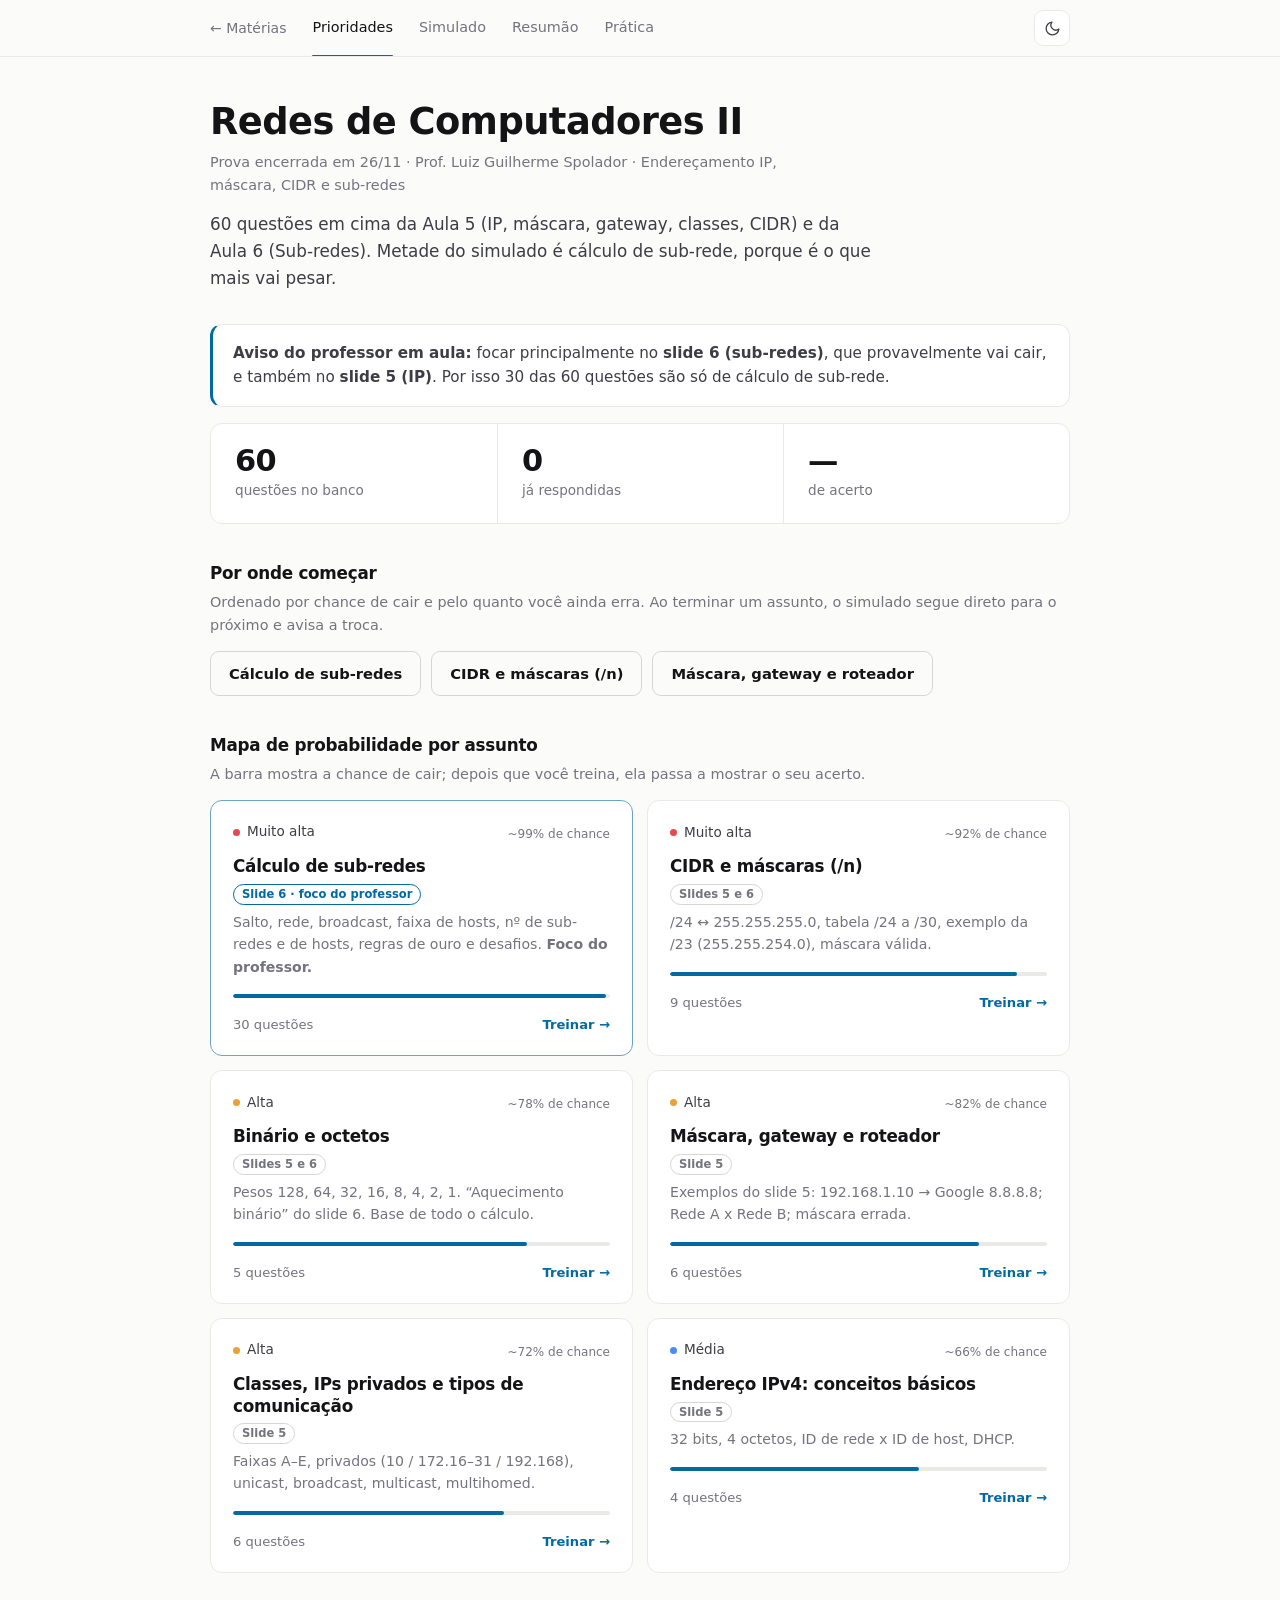
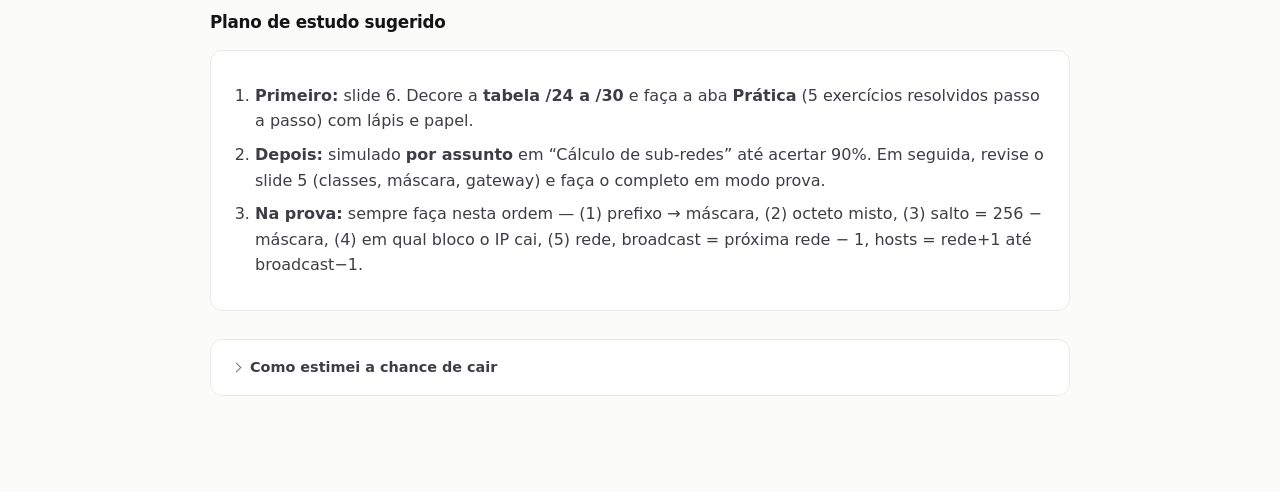
<file: redes-2.html>
<!doctype html>
<html lang="pt-BR"><head><meta charset="utf-8">
<meta name="viewport" content="width=device-width,initial-scale=1">
<title>Simulado</title>
<script>/* Tema claro/escuro — roda no <head> para evitar "flash" de tema errado */
/* Prova encerrada: vale a partir do horário informado (hora local do navegador, formato AAAA-MM-DDTHH:MM) */
window.examEnded = function (iso) {
  var d = iso && new Date(iso);
  return !!d && !isNaN(d) && Date.now() >= d.getTime();
};
(function () {
  var K = "sim_theme", root = document.documentElement, t = null;
  try { t = localStorage.getItem(K); } catch (e) {}
  if (t !== "dark" && t !== "light") t = window.matchMedia && matchMedia("(prefers-color-scheme: dark)").matches ? "dark" : "light";
  root.setAttribute("data-theme", t);
  document.addEventListener("click", function (ev) {
    if (!ev.target.closest("[data-theme-toggle]")) return;
    var n = root.getAttribute("data-theme") === "dark" ? "light" : "dark";
    root.setAttribute("data-theme", n);
    try { localStorage.setItem(K, n); } catch (e) {}
  });
})();
</script>
<style>/* ---------- tokens ---------- */
:root{
  --accent:#4f46e5;
  --font:"Inter",ui-sans-serif,system-ui,-apple-system,"Segoe UI",Roboto,"Helvetica Neue",Arial,sans-serif;
  --mono:ui-monospace,"SF Mono","Cascadia Code",Consolas,"Liberation Mono",monospace;
  --bg:#fbfbfa;--surface:#ffffff;--soft:#f4f4f2;
  --ink:#141416;--ink2:#3d3d45;--muted:#74747e;
  --line:#e9e9e6;--line2:#d6d6d2;
  --ok:#15803d;--ok-bg:#f1faf4;--no:#b42318;--no-bg:#fef3f2;
  --accent-fg:var(--accent);
  --radius:12px;
  color-scheme:light;
}
html[data-theme="dark"]{
  --bg:#0c0c0e;--surface:#141417;--soft:#1b1b1f;
  --ink:#f3f3f5;--ink2:#cfcfd6;--muted:#8d8d98;
  --line:#25252b;--line2:#35353d;
  --ok:#4ade80;--ok-bg:#0e2217;--no:#f87171;--no-bg:#2a1315;
  --accent-fg:color-mix(in srgb,var(--accent) 62%,#fff);
  color-scheme:dark;
}

/* ---------- base ---------- */
*{box-sizing:border-box}
html{scroll-behavior:smooth;-webkit-text-size-adjust:100%}
body{margin:0;background:var(--bg);color:var(--ink);font:16px/1.6 var(--font);-webkit-font-smoothing:antialiased;transition:background .2s,color .2s}
a{color:inherit}
h1,h2,h3{letter-spacing:-.015em;margin:0}
.wrap,.in{max-width:900px;margin:0 auto;padding:0 20px}
.muted{color:var(--muted)}
.small{font-size:.875rem}
.tnum{font-variant-numeric:tabular-nums}

/* ---------- barra superior ---------- */
.bar{position:sticky;top:0;z-index:20;background:color-mix(in srgb,var(--bg) 88%,transparent);backdrop-filter:saturate(1.4) blur(10px);-webkit-backdrop-filter:saturate(1.4) blur(10px);border-bottom:1px solid var(--line)}
.bar .in{display:flex;align-items:center;gap:14px;height:56px}
.back{color:var(--muted);text-decoration:none;font-size:.875rem;white-space:nowrap}
.back:hover{color:var(--ink)}
.brand{font-weight:650;letter-spacing:-.01em}
nav.tabs{display:flex;gap:2px;flex:1;overflow-x:auto;scrollbar-width:none;height:100%}
nav.tabs::-webkit-scrollbar{display:none}
nav.tabs button{background:none;border:0;color:var(--muted);font:inherit;font-size:.9rem;font-weight:500;padding:0 12px;cursor:pointer;white-space:nowrap;position:relative;height:100%}
nav.tabs button:hover{color:var(--ink)}
nav.tabs button.on{color:var(--ink)}
nav.tabs button.on::after{content:"";position:absolute;left:12px;right:12px;bottom:-1px;height:2px;background:var(--accent-fg);border-radius:2px}
.icon-btn{display:grid;place-items:center;width:36px;height:36px;border-radius:9px;border:1px solid var(--line);background:var(--surface);color:var(--ink2);cursor:pointer;flex:none;margin-left:auto}
.icon-btn:hover{border-color:var(--line2);color:var(--ink)}
.icon-btn svg{width:17px;height:17px;fill:none;stroke:currentColor;stroke-width:1.8;stroke-linecap:round;stroke-linejoin:round}
.icon-btn .i-sun{display:none}
html[data-theme="dark"] .icon-btn .i-sun{display:block}
html[data-theme="dark"] .icon-btn .i-moon{display:none}
nav.tabs + .icon-btn{margin-left:0}

/* ---------- topo da página ---------- */
.hero{padding:44px 0 8px}
.hero h1{font-size:clamp(1.65rem,3.6vw,2.3rem);font-weight:650;line-height:1.15}
.hero p{margin:10px 0 0;color:var(--muted);max-width:62ch}
.hero p.sub{font-size:.9rem;margin-top:8px}
.hero p.lead{color:var(--ink2);font-size:1.05rem;line-height:1.6;margin-top:14px}
main{max-width:900px;margin:0 auto;padding:24px 20px 96px}
#app>*{animation:rise .28s ease both}
@keyframes rise{from{opacity:0;transform:translateY(6px)}to{opacity:1;transform:none}}
@media (prefers-reduced-motion:reduce){#app>*{animation:none}html{scroll-behavior:auto}}

/* ---------- blocos ---------- */
.card{background:var(--surface);border:1px solid var(--line);border-radius:var(--radius);padding:24px;margin-bottom:16px}
.card h2{font-size:1.05rem;font-weight:620;margin-bottom:12px}
.card h3{font-size:.95rem;font-weight:620;margin:20px 0 8px}
.label{font-size:.72rem;font-weight:650;letter-spacing:.07em;text-transform:uppercase;color:var(--muted)}
.callout{border-left:2px solid var(--line2);padding:2px 0 2px 16px;margin:16px 0 0;color:var(--ink2);font-size:.93rem}

.stats{display:grid;grid-template-columns:repeat(3,1fr);padding:0}
.stats>div{padding:20px 24px}
.stats>div+div{border-left:1px solid var(--line)}
.stats b{display:block;font-size:1.9rem;font-weight:600;letter-spacing:-.02em;line-height:1.1;font-variant-numeric:tabular-nums}
.stats span{color:var(--muted);font-size:.85rem}
@media (max-width:560px){.stats>div{padding:16px 14px}.stats b{font-size:1.4rem}}

/* ---------- botões ---------- */
.btn{background:var(--accent);color:#fff;border:1px solid transparent;border-radius:9px;padding:10px 18px;font:inherit;font-size:.92rem;font-weight:550;cursor:pointer;transition:opacity .15s,transform .05s}
html[data-theme="dark"] .btn{background:color-mix(in srgb,var(--accent) 78%,#fff);color:#0c0c0e}
.btn:hover{opacity:.9}
.btn:active{transform:translateY(1px)}
.btn.ghost{background:transparent;color:var(--ink);border-color:var(--line2)}
html[data-theme="dark"] .btn.ghost{background:transparent;color:var(--ink)}
.btn.ghost:hover{border-color:var(--ink2);opacity:1}
.btn.sm{padding:6px 12px;font-size:.82rem;border-radius:8px}
.btn[disabled]{opacity:.38;cursor:not-allowed}
.row{display:flex;gap:10px;align-items:center;flex-wrap:wrap}
.row.sp{justify-content:space-between}

/* ---------- mapa de prioridade ---------- */
table.topics{width:100%;border-collapse:collapse}
table.topics th{font-size:.7rem;font-weight:650;letter-spacing:.07em;text-transform:uppercase;color:var(--muted);text-align:left;padding:0 12px 10px 0;border-bottom:1px solid var(--line)}
table.topics td{padding:16px 12px 16px 0;border-bottom:1px solid var(--line);vertical-align:top}
table.topics tr:last-child td{border-bottom:0;padding-bottom:0}
table.topics td:last-child,table.topics th:last-child{padding-right:0;text-align:right}
.tname{font-weight:600}
.twhy{color:var(--muted);font-size:.85rem;margin-top:2px}
.src{display:inline-block;font-size:.72rem;font-weight:550;color:var(--muted);border:1px solid var(--line2);border-radius:99px;padding:0 8px;margin-left:8px;vertical-align:1px;white-space:nowrap}
.src.focus{color:var(--accent-fg);border-color:var(--accent-fg)}
.lvl{display:inline-flex;align-items:center;gap:7px;font-size:.85rem;color:var(--ink2);white-space:nowrap}
.lvl::before{content:"";width:7px;height:7px;border-radius:50%;background:var(--c,var(--muted))}
.lvl.hot{--c:#e5484d}.lvl.high{--c:#e9a23b}.lvl.mid{--c:#4c8bf5}.lvl.low{--c:var(--muted)}
.bar2{height:4px;background:var(--line);border-radius:99px;overflow:hidden;margin-top:8px;min-width:96px}
.bar2 i{display:block;height:100%;background:var(--accent-fg);border-radius:99px}
.bar2.acc i{background:var(--ok)}
.bar2.bad i{background:var(--no)}
.pct{font-size:.75rem;color:var(--muted);margin-top:4px;font-variant-numeric:tabular-nums}
@media (max-width:640px){table.topics .hide-s{display:none}}

/* seções soltas (fora de cartão), como no index */
.sec{margin:36px 0 14px}
.sec h2{font-size:1.05rem;font-weight:620}
.sec p{margin:4px 0 0;color:var(--muted);font-size:.9rem}
.notice{border:1px solid var(--line);border-left:3px solid var(--accent-fg);border-radius:var(--radius);background:var(--surface);padding:16px 20px;margin-bottom:16px;color:var(--ink2);font-size:.95rem}

.notice.resume{display:flex;justify-content:space-between;align-items:center;gap:14px;flex-wrap:wrap}

/* fluxo contínuo: aviso de novo assunto, atalhos entre assuntos, sair/encerrar */
.newtopic{border-left:3px solid var(--accent-fg);background:var(--soft);border-radius:10px;padding:14px 18px;margin:0 0 18px}
.newtopic .label{color:var(--accent-fg);display:block;margin-bottom:2px}
.newtopic>b{display:block;font-size:1.08rem;font-weight:620;letter-spacing:-.01em}
.newtopic .small b{font-weight:600;color:var(--ink2)}
.segs{display:flex;gap:6px;overflow-x:auto;padding:2px 0 10px;margin:0 0 10px;scrollbar-width:thin}
.segchip{flex:none;display:inline-flex;align-items:center;gap:8px;max-width:210px;background:var(--surface);border:1px solid var(--line);color:var(--muted);border-radius:99px;padding:4px 11px;font:inherit;font-size:.78rem;font-weight:500;cursor:pointer;white-space:nowrap}
.segchip span{overflow:hidden;text-overflow:ellipsis}
.segchip i{font-style:normal;font-variant-numeric:tabular-nums;opacity:.8}
.segchip:hover{border-color:var(--line2);color:var(--ink)}
.segchip.on{border-color:var(--accent-fg);color:var(--ink)}
.segchip.done{color:var(--ok)}
.endrow{text-align:center;margin-top:16px}
.linkbtn{background:none;border:0;color:var(--muted);font:inherit;font-size:.85rem;text-decoration:underline;text-underline-offset:3px;cursor:pointer}
.linkbtn:hover{color:var(--ink)}

/* assuntos em cartões (mesma linguagem dos cartões do index) */
.tgrid{display:grid;grid-template-columns:repeat(2,1fr);gap:14px}
@media (max-width:700px){.tgrid{grid-template-columns:1fr}}
.tcard{display:flex;flex-direction:column;gap:6px;background:var(--surface);border:1px solid var(--line);border-radius:var(--radius);padding:20px 22px;cursor:pointer;transition:border-color .15s,transform .15s}
.tcard:hover,.tcard:focus-visible{border-color:var(--line2);transform:translateY(-2px);outline:none}
.tcard.focus{border-color:color-mix(in srgb,var(--accent-fg) 55%,var(--line))}
.tcard .tc-top{display:flex;justify-content:space-between;align-items:center}
.tcard h3{font-size:1.05rem;font-weight:620;margin:6px 0 0;line-height:1.3}
.tcard .twhy{margin:0;font-size:.88rem}
.tcard .tc-src{display:flex;gap:6px;flex-wrap:wrap}
.tcard .tc-src .src{margin:0}
.tcard .bar2{margin-top:10px}
.tcard .tc-foot{display:flex;justify-content:space-between;align-items:center;margin-top:10px;font-size:.82rem;color:var(--muted)}
.tcard .go{color:var(--accent-fg);font-weight:600}
.details-card{background:var(--surface);border:1px solid var(--line);border-radius:var(--radius);padding:16px 22px;margin-top:28px}
.details-card details{margin:0}
.details-card p{color:var(--ink2);font-size:.92rem;margin:10px 0 0 14px}

/* ---------- configuração do simulado ---------- */
.opt-row{display:flex;gap:12px;padding:14px 16px;border:1px solid var(--line);border-radius:10px;margin:8px 0;cursor:pointer;align-items:flex-start;background:var(--surface);transition:border-color .15s,background .15s}
.opt-row:hover{border-color:var(--line2)}
.opt-row.on{border-color:var(--accent-fg);background:color-mix(in srgb,var(--accent) 6%,var(--surface))}
.opt-row input{margin-top:4px;accent-color:var(--accent)}
.opt-row b{font-weight:600}
.check{display:flex;gap:10px;align-items:center;font-size:.9rem;color:var(--ink2);margin:8px 0;cursor:pointer}
.check input{accent-color:var(--accent);width:16px;height:16px}
select{font:inherit;font-size:.9rem;padding:7px 10px;border-radius:8px;border:1px solid var(--line2);background:var(--surface);color:var(--ink);margin-top:8px}

/* ---------- questão ---------- */
.qhead{display:flex;justify-content:space-between;align-items:center;gap:12px;font-size:.82rem;color:var(--muted);font-variant-numeric:tabular-nums}
.progress{height:3px;background:var(--line);border-radius:99px;overflow:hidden;margin:10px 0 20px}
.progress i{display:block;height:100%;background:var(--accent-fg);transition:width .3s}
.tags{display:flex;gap:8px;flex-wrap:wrap;margin-bottom:14px}
.tag{font-size:.75rem;font-weight:550;color:var(--ink2);background:var(--soft);border-radius:6px;padding:2px 9px}
.qtext{font-size:1.1rem;font-weight:550;line-height:1.5;margin:0 0 16px;letter-spacing:-.005em}
.opt{display:flex;gap:14px;width:100%;text-align:left;background:var(--surface);color:var(--ink);border:1px solid var(--line);border-radius:10px;padding:13px 16px;margin:8px 0;font:inherit;font-size:.97rem;cursor:pointer;align-items:flex-start;transition:border-color .15s,background .15s}
.opt:hover:not(.lock){border-color:var(--line2);background:var(--soft)}
.opt .l{flex:none;width:24px;height:24px;border-radius:6px;border:1px solid var(--line2);display:grid;place-items:center;font-size:.72rem;font-weight:650;color:var(--muted);margin-top:1px}
.opt.sel{border-color:var(--accent-fg);background:color-mix(in srgb,var(--accent) 7%,var(--surface))}
.opt.sel .l{background:var(--accent-fg);border-color:var(--accent-fg);color:var(--bg)}
.opt.ok{border-color:var(--ok);background:var(--ok-bg)}
.opt.ok .l{background:var(--ok);border-color:var(--ok);color:var(--bg)}
.opt.no{border-color:var(--no);background:var(--no-bg)}
.opt.no .l{background:var(--no);border-color:var(--no);color:var(--bg)}
.opt.lock{cursor:default}

/* feedback */
.fb{margin-top:22px}
.why{border-left:2px solid var(--c);padding:2px 0 2px 16px;margin:16px 0}
.why .label{color:var(--c);display:block;margin-bottom:4px}
.why p{margin:0;color:var(--ink2)}
.why.good{--c:var(--ok)}
.why.bad{--c:var(--no)}
.why .ans{font-weight:600;color:var(--ink);margin-bottom:6px}
.an{background:var(--soft);border-radius:10px;padding:14px 16px;margin:16px 0;color:var(--ink2);font-size:.95rem}
.an .label{display:block;margin-bottom:4px}

/* código */
pre.code{background:var(--soft);border:1px solid var(--line);color:var(--ink);border-radius:10px;padding:14px 16px;overflow:auto;font:.84rem/1.6 var(--mono);margin:12px 0;white-space:pre;tab-size:4}
code{background:var(--soft);color:var(--ink);padding:1px 6px;border-radius:5px;font:.88em var(--mono);border:1px solid var(--line)}
pre.code code{background:none;border:0;padding:0}

details{margin:10px 0}
details>summary{cursor:pointer;font-size:.9rem;font-weight:550;color:var(--ink2);list-style:none;display:flex;gap:8px;align-items:baseline}
details>summary::-webkit-details-marker{display:none}
details>summary::before{content:"";width:6px;height:6px;border-right:1.6px solid var(--muted);border-bottom:1.6px solid var(--muted);transform:rotate(-45deg);flex:none;transition:transform .15s;margin-right:2px;position:relative;top:-1px}
details[open]>summary::before{transform:rotate(45deg)}
details>summary:hover{color:var(--ink)}
details ul{margin:.6rem 0 0 6px;padding-left:16px;color:var(--ink2);font-size:.92rem}
details ul li{margin:.5rem 0}
.list{padding-left:20px;margin:0;color:var(--ink2)}
.list li{margin:.5rem 0}

/* ---------- resultado ---------- */
.score{font-size:3.4rem;font-weight:600;letter-spacing:-.04em;line-height:1;font-variant-numeric:tabular-nums}
.hr{border:0;border-top:1px solid var(--line);margin:18px 0}
.rev>details{padding:14px 0;border-top:1px solid var(--line);margin:0}
.rev>details:first-of-type{border-top:0}

/* ---------- hub (index) ---------- */
.subjects{display:grid;grid-template-columns:repeat(2,1fr);gap:14px;margin-top:28px}
@media (max-width:700px){.subjects{grid-template-columns:1fr}}
a.subject{display:flex;flex-direction:column;gap:6px;text-decoration:none;background:var(--surface);border:1px solid var(--line);border-radius:var(--radius);padding:22px 24px;transition:border-color .15s,transform .15s}
a.subject:hover{border-color:var(--line2);transform:translateY(-2px)}
a.subject .top{display:flex;align-items:center;gap:10px;font-size:.78rem;color:var(--muted);font-weight:550}
a.subject .dot{width:8px;height:8px;border-radius:50%;background:var(--c)}
a.subject h2{font-size:1.2rem;font-weight:620;margin:6px 0 0}
a.subject .desc{color:var(--muted);font-size:.9rem}
a.subject .most{font-size:.86rem;color:var(--ink2);margin-top:8px}
a.subject .most b{font-weight:600}
a.subject .prog{height:3px;background:var(--line);border-radius:99px;overflow:hidden;margin-top:auto}
a.subject .prog i{display:block;height:100%;width:0;background:var(--c);border-radius:99px}
a.subject.done{opacity:.72}
a.subject.done .top .when{color:var(--ink2)}
a.subject.done .dot{background:var(--muted)}
a.subject .status{font-size:.8rem;color:var(--muted);margin-top:8px}
.howto{margin-top:28px;border-top:1px solid var(--line);padding-top:20px;color:var(--muted);font-size:.9rem;max-width:68ch}
.howto b{color:var(--ink2);font-weight:600}
</style></head>
<body>
<header class="bar"><div class="in"><a class="back" href="index.html">&larr; Matérias</a>
<nav class="tabs" id="tabs"></nav>
<button class="icon-btn" data-theme-toggle aria-label="Alternar modo claro e escuro" title="Alternar modo claro/escuro"><svg class="i-moon" viewBox="0 0 24 24" aria-hidden="true"><path d="M21 12.8A9 9 0 1 1 11.2 3a7 7 0 0 0 9.8 9.8z"/></svg><svg class="i-sun" viewBox="0 0 24 24" aria-hidden="true"><circle cx="12" cy="12" r="4"/><path d="M12 2v2M12 20v2M4.9 4.9l1.4 1.4M17.7 17.7l1.4 1.4M2 12h2M20 12h2M4.9 19.1l1.4-1.4M17.7 6.3l1.4-1.4"/></svg></button></div></header>
<div class="hero"><div class="in"><h1 id="h-title"></h1><p class="sub" id="h-sub"></p><p class="lead" id="h-intro"></p></div></div>
<main id="app"></main>
<script>window.EXAM = {
  id: "redes",
  title: "Redes de Computadores II",
  subtitle: "Prof. Luiz Guilherme Spolador · Endereçamento IP, máscara, CIDR e sub-redes",
  exam: "26/11",
  examEnd: "2026-11-26T20:30",
  color: "#0369a1",
  intro: "60 questões em cima da Aula 5 (IP, máscara, gateway, classes, CIDR) e da Aula 6 (Sub-redes). Metade do simulado é cálculo de sub-rede, porque é o que mais vai pesar.",
  notice: "**Aviso do professor em aula:** focar principalmente no **slide 6 (sub-redes)**, que provavelmente vai cair, e também no **slide 5 (IP)**. Por isso 30 das 60 questões são só de cálculo de sub-rede.",
  disclaimer: "**O que o slide 6 (o arquivo “IMPORTANTE”) traz:** o método do **salto** (256 − octeto da máscara), a tabela de consulta rápida (/24 a /30), rede/broadcast/faixa de hosts, as “3 regras de ouro” (não existe sub-rede ímpar, broadcast nunca é par na parte que varia, rede e broadcast não são atribuíveis) e os desafios de IP 192.168.0.20/26 e 172.16.40.30/255.255.192.0. As questões repetem esses cenários. Prova de redes costuma pedir: rede, broadcast, faixa de hosts, nº de sub-redes e nº de hosts. Não achei provas antigas da Multivix publicadas; usei o padrão de bancos de questões de redes/concursos.",
  topics: [
    { id: "sub", name: "Cálculo de sub-redes", src: "Slide 6", focus: true, prob: 99, why: "Salto, rede, broadcast, faixa de hosts, nº de sub-redes e de hosts, regras de ouro e desafios. **Foco do professor.**" },
    { id: "cidr", name: "CIDR e máscaras (/n)", src: "Slides 5 e 6", prob: 92, why: "/24 ↔ 255.255.255.0, tabela /24 a /30, exemplo da /23 (255.255.254.0), máscara válida." },
    { id: "bin", name: "Binário e octetos", src: "Slides 5 e 6", prob: 78, why: "Pesos 128, 64, 32, 16, 8, 4, 2, 1. “Aquecimento binário” do slide 6. Base de todo o cálculo." },
    { id: "mask", name: "Máscara, gateway e roteador", src: "Slide 5", prob: 82, why: "Exemplos do slide 5: 192.168.1.10 → Google 8.8.8.8; Rede A x Rede B; máscara errada." },
    { id: "class", name: "Classes, IPs privados e tipos de comunicação", src: "Slide 5", prob: 72, why: "Faixas A–E, privados (10 / 172.16–31 / 192.168), unicast, broadcast, multicast, multihomed." },
    { id: "ipbase", name: "Endereço IPv4: conceitos básicos", src: "Slide 5", prob: 66, why: "32 bits, 4 octetos, ID de rede x ID de host, DHCP." }
  ],
  plan: [
    "**Primeiro:** slide 6. Decore a **tabela /24 a /30** e faça a aba **Prática** (5 exercícios resolvidos passo a passo) com lápis e papel.",
    "**Depois:** simulado **por assunto** em “Cálculo de sub-redes” até acertar 90%. Em seguida, revise o slide 5 (classes, máscara, gateway) e faça o completo em modo prova.",
    "**Na prova:** sempre faça nesta ordem — (1) prefixo → máscara, (2) octeto misto, (3) salto = 256 − máscara, (4) em qual bloco o IP cai, (5) rede, broadcast = próxima rede − 1, hosts = rede+1 até broadcast−1."
  ],
  questions: [
    // ============ BINÁRIO ============
    ["bin", "Qual é o valor decimal do octeto `11100000`?",
      ["192", "224", "240", "248", "252"], 1,
      "Some os pesos dos bits 1: 128 + 64 + 32 = **224**. Os três primeiros bits valem 1; os demais 0. É um octeto muito comum em máscaras (255.255.255.224 = /27).",
      "Cada bit é uma “chave” com um peso: 128, 64, 32, 16, 8, 4, 2, 1. Ligou, soma.",
      ["192 = 11000000 (só dois bits ligados).", "", "240 = 11110000 (quatro bits).", "248 = 11111000 (cinco bits).", "252 = 11111100 (seis bits ligados)."]],
    ["bin", "Qual é a representação binária do octeto decimal 130?",
      ["10000010", "10000001", "11000010", "10100010", "10000011"], 0,
      "130 = 128 + 2 → bits do 128 e do 2 ligados: **10000010**. (É o último octeto de 192.168.10.130 do slide.)",
      "Pergunte “cabe o 128? sim → sobra 2. Cabe 64, 32, 16, 8, 4? não. Cabe 2? sim.”",
      ["", "= 128 + 1 = 129.", "= 128 + 64 + 2 = 194.", "= 128 + 32 + 2 = 162.", "10000011 = 128 + 2 + 1 = 131."]],
    ["bin", "No IP 192.168.1.1, o segundo octeto (168) em binário é:",
      ["10101000", "10100100", "11000100", "10101100", "10101010"], 0,
      "168 = 128 + 32 + 8 → **10101000**. O IP completo fica 11000000.10101000.00000001.00000001.",
      "Decompor em potências de 2 é como dar troco com as notas maiores primeiro.",
      ["", "= 128+32+4 = 164.", "= 128+64+4 = 196.", "= 128+32+8+4 = 172.", "10101010 = 128 + 32 + 8 + 2 = 170."]],
    ["bin", "Por que cada número de um endereço IPv4 só varia de 0 a 255?",
      ["Porque o IPv4 reserva os números acima de 255 para o IPv6 e para o loopback", "Porque cada octeto tem 8 bits, o que dá 256 valores (0 a 255)", "Porque cada octeto representa a quantidade de hosts de uma rede, que é no máximo 255", "Porque os roteadores aceitam até 255 conexões simultâneas em cada interface", "Porque 255 é o número de redes possíveis em cada classe de endereços"], 1,
      "Cada grupo é um **octeto (byte) de 8 bits**: 00000000 (0) até 11111111 (255).",
      "Um odômetro de 8 casas binárias: vai de tudo desligado a tudo ligado.",
      ["Os números acima de 255 não existem porque o octeto só tem 8 bits; não há relação com o IPv6.", "", "O octeto não conta hosts: ele é um grupo de 8 bits.", "O limite não vem da capacidade dos roteadores.", "O limite não é o número de redes: vem dos 8 bits de cada octeto."]],
    ["bin", "O valor decimal de `11111000` é:",
      ["240", "248", "252", "254", "255"], 1,
      "128 + 64 + 32 + 16 + 8 = **248**. É o último octeto da máscara 255.255.255.248 (/29).",
      "Cinco chaves ligadas da esquerda: 128+64+32+16+8.",
      ["240 = 11110000.", "", "252 = 11111100.", "254 = 11111110.", "255 = 11111111 (os 8 bits ligados)."]],

    // ============ IP BASE ============
    ["ipbase", "O endereço IPv4 é um número inteiro de ____ bits, o que permite aproximadamente ____ endereços.",
      ["16 bits / 65 mil", "32 bits / 4,3 bilhões", "64 bits / 18 quintilhões", "128 bits / 340 undecilhões", "8 bits / 256"], 1,
      "IPv4 = **32 bits** → 2³² ≈ **4,3 bilhões** de endereços. (128 bits é o IPv6.)",
      "32 chaves ligadas/desligadas: cada combinação é um endereço único.",
      ["Isso seria 2¹⁶.", "", "Não é IPv4.", "Isso é IPv6.", "8 bits seria apenas um octeto; o IPv4 completo tem 32 bits."]],
    ["ipbase", "Qual dos endereços abaixo **NÃO** é um IPv4 válido?",
      ["10.0.0.1", "172.16.254.1", "192.168.1.256", "8.8.8.8", "172.31.0.1"], 2,
      "Cada octeto vai de 0 a 255. **256 é inválido** (precisaria de 9 bits).",
      "Um relógio que marca 25 horas: não existe.",
      ["Válido.", "Válido.", "", "Válido (DNS do Google do slide).", "É válido: todos os octetos estão entre 0 e 255 (e ainda é um endereço privado)."]],
    ["ipbase", "Todo endereço IP é dividido em duas partes. Na analogia do slide, o **ID de rede** e o **ID de host** correspondem, respectivamente, a:",
      ["Número da casa / CEP da rua", "CEP da rua / número da casa", "Nome do bairro / nome do morador", "Telefone / endereço", "Cidade / estado"], 1,
      "**ID de rede = CEP (rua):** todos na mesma rede compartilham. **ID de host = número da casa:** identifica o dispositivo dentro da rede.",
      "192.168.1 é a rua; o “.10” é a casa.",
      ["Está invertido.", "", "Não é a analogia do slide.", "Não é a analogia do slide.", "Não é a analogia do slide, que usa o CEP da rua e o número da casa."]],
    ["ipbase", "Como um endereço IP pode ser configurado em um dispositivo?",
      ["Por DHCP, atribuído pelo servidor da rede, sem permitir ajuste manual", "Manualmente ou automaticamente (via DHCP), nas configurações de rede do dispositivo", "Por um provedor de internet, que fixa o IP e impede alterações no dispositivo", "Por cabo de rede: o endereço depende da porta do switch onde o cabo é ligado", "Por DNS, que atribui o endereço quando o dispositivo digita um nome de site"], 1,
      "O IP pode ser configurado **manual ou automaticamente (DHCP)** nas configurações de rede de qualquer dispositivo.",
      "Receber o número do quarto no hotel: ou você escolhe (manual) ou a recepção atribui (DHCP).",
      ["O IP também pode ser configurado manualmente.", "", "O IP é configurado no dispositivo, manual ou automaticamente; o provedor não impede isso.", "O meio físico não define o endereço IP.", "O DNS traduz nomes em IPs; quem atribui IPs automaticamente é o DHCP."]],

    // ============ MÁSCARA / GATEWAY / ROTEADOR ============
    ["mask", "Qual a função da **máscara de sub-rede**?",
      ["Criptografar o endereço IP para proteger a comunicação dentro da rede local", "Informar quais bits do IP são de rede (bits 1) e quais são de host (bits 0)", "Atribuir endereços IP automaticamente aos dispositivos que entram na rede", "Traduzir nomes de sites em endereços IP para os dispositivos da rede", "Limitar a velocidade de transmissão dos dispositivos dentro da sub-rede"], 1,
      "A máscara tem 32 bits como o IP e funciona como um **filtro/gabarito**: bits **1 = rede**, bits **0 = host**. Assim o dispositivo sabe quem está na sua “vizinhança”.",
      "Gabarito de prova: onde tem 255, o número do IP é “da rua”; onde tem 0, é “da casa”.",
      ["A máscara não criptografa nada.", "", "Isso é o papel do DHCP.", "Isso é o papel do DNS.", "A máscara não controla velocidade."]],
    ["mask", "Um host tem IP 192.168.1.10 e máscara 255.255.255.0. Qual é o ID de rede e qual é o ID de host?",
      ["Rede 192.168.1 / host .10", "Rede 192 / host 168.1.10", "Rede 192.168 / host 1.10", "Rede 168.1.10 / host 192", "Rede .10 / host 192.168.1"], 0,
      "A máscara tem 255 nos três primeiros octetos → rede = **192.168.1**. O 0 no quarto octeto → host = **.10**.",
      "255 “trava” o octeto como parte da rede.",
      ["", "Só um octeto seria de rede (máscara 255.0.0.0).", "Dois octetos seriam de rede (máscara 255.255.0.0).", "Está invertido: os octetos com 255 na máscara formam a rede.", "Está invertido: a parte de rede está onde a máscara tem 255."]],
    ["mask", "Um PC tem IP 192.168.1.10, máscara 255.255.255.0 e gateway 192.168.1.1. Ao enviar um pacote para 8.8.8.8, o que ele faz?",
      ["Envia o pacote direto ao 8.8.8.8, pois a máscara /24 permite alcançar qualquer endereço", "Percebe que 8.8.8.8 está fora da rede 192.168.1.0 e envia o pacote ao gateway", "Descarta o pacote, pois não existe rota local para um endereço fora da rede", "Envia o pacote por broadcast para que algum dispositivo da rede o encaminhe", "Pede ao servidor DHCP um novo endereço dentro da rede do 8.8.8.8"], 1,
      "Pela máscara, o PC vê que 8.8.8.8 é de **outra rede** → entrega ao **gateway padrão**, que sabe encaminhá-lo para a internet.",
      "Carta para outra cidade: você não entrega, deixa na agência dos Correios (gateway).",
      ["O 8.8.8.8 não pertence à rede local; por isso o envio direto não funciona.", "", "O gateway existe justamente para encaminhar pacotes a outras redes.", "O broadcast fica na rede local e não é como o PC chega a outra rede.", "O DHCP atribui IPs; quem decide enviar ao gateway é a comparação do destino com a máscara."]],
    ["mask", "O **gateway padrão** é:",
      ["O servidor DNS da rede, que traduz os nomes de sites em endereços IP", "O IP do roteador na rede local, que serve de porta de saída para outras redes", "O último endereço da rede, usado para enviar mensagens a todos os dispositivos", "A máscara de sub-rede, que separa a parte de rede da parte de host do IP", "O endereço MAC do switch, usado para encaminhar quadros dentro da rede"], 1,
      "Gateway padrão = **IP do roteador na rede local**; é para ele que o host envia pacotes cujo destino está fora da rede.",
      "A portaria do condomínio: tudo que sai ou entra passa por ela.",
      ["O DNS traduz nomes em IPs; não é a saída da rede.", "", "Isso é o endereço de broadcast.", "A máscara é outra configuração.", "O gateway é um endereço IP do roteador, e não um MAC de switch."]],
    ["mask", "O PC 192.168.1.5/24 (Rede A) quer falar com o PC 192.168.2.10/24 (Rede B). Qual afirmação está correta?",
      ["Comunicam-se diretamente, pois ambos têm endereços que começam por 192.168", "Estão em sub-redes diferentes; a comunicação entre elas passa por um roteador", "Precisam de um switch para trocar pacotes, e o roteador não é necessário", "Comunicam-se se o DHCP estiver desligado, pois assim os IPs deixam de conflitar", "Comunicam-se por broadcast, que atravessa o roteador e alcança as duas redes"], 1,
      "Com /24, as redes são 192.168.1.0 e 192.168.2.0 — **redes lógicas diferentes**. A comunicação entre elas só ocorre via **roteador**, que tem uma interface em cada rede (ex.: .1.1 e .2.1) e consulta sua tabela de roteamento.",
      "Ruas diferentes: para ir de uma à outra você precisa passar pela esquina (roteador).",
      ["O terceiro octeto também faz parte da rede (máscara /24), e ele é diferente.", "", "Um switch só liga dispositivos da mesma rede.", "O DHCP não é o fator que separa as redes.", "O broadcast não atravessa o roteador."]],
    ["mask", "O PC 192.168.1.10 tem máscara **255.255.255.128** (configurada errada; o correto era 255.255.255.0). Ele tenta falar diretamente com o vizinho 192.168.1.200. O que acontece?",
      ["Funciona normalmente, pois os dois IPs continuam pertencendo à rede 192.168.1", "Com /25, o .200 fica em outra sub-rede (128–255), então o PC envia o pacote ao gateway", "O IP do PC deixa de ser válido, pois a máscara não corresponde à classe do endereço", "O PC passa a ser tratado como Classe B, e o vizinho como Classe C", "O PC envia o pacote em broadcast para toda a internet, procurando o vizinho"], 1,
      "Com 255.255.255.128 (/25), o bloco do .10 é 0–127. O .200 pertence ao bloco 128–255, ou seja, **outra sub-rede**. A máscara errada muda a decisão “é local ou vai para o gateway?”.",
      "Como colocar a fronteira da vizinhança no lugar errado: seu vizinho de porta vira “estrangeiro”.",
      ["A máscara errada muda quem é considerado vizinho.", "", "O IP continua válido; o que muda é a leitura de rede.", "A classe vem do primeiro octeto; a máscara não a altera.", "O broadcast fica na rede local; nesse caso o PC envia ao gateway."]],

    // ============ CLASSES ============
    ["class", "O IP 130.45.2.9 pertence a qual classe e qual a máscara padrão dessa classe?",
      ["Classe A — 255.0.0.0", "Classe B — 255.255.0.0", "Classe C — 255.255.255.0", "Classe D — 255.255.255.255", "Classe B — 255.255.255.0"], 1,
      "A classe vem do **primeiro octeto**: A 0–127, **B 128–191**, C 192–223, D 224–239, E 240–255. 130 → **B**, máscara padrão 255.255.0.0.",
      "Decore: A < 128 ≤ B < 192 ≤ C < 224 ≤ D < 240 ≤ E.",
      ["A vai até 127.", "", "C começa em 192.", "D é multicast e não tem máscara padrão de rede.", "A classe está certa, mas a máscara padrão da Classe B é 255.255.0.0."]],
    ["class", "Qual dos IPs abaixo é de **Classe C**?",
      ["10.0.0.1", "172.16.0.1", "200.10.5.1", "230.1.1.1", "127.0.0.1"], 2,
      "Classe C: primeiro octeto de 192 a 223 → **200.10.5.1**. 10 é A; 172 é B; 230 é D.",
      "O primeiro octeto é o “crachá” da classe.",
      ["Classe A.", "Classe B.", "", "Classe D (multicast).", "O primeiro octeto 127 está na faixa da Classe A (0–127) e é o endereço de loopback."]],
    ["class", "Um endereço como 230.0.0.5 é de qual classe e para que serve?",
      ["Classe C, usada em redes pequenas e com máscara padrão 255.255.255.0", "Classe D, reservada para multicast (comunicação de um para muitos)", "Classe E, reservada para uso experimental e testes de novas tecnologias", "Classe A, usada em redes de grande porte e com máscara padrão 255.0.0.0", "Classe B, usada em redes de porte médio e com máscara padrão 255.255.0.0"], 1,
      "**Classe D = 224–239 = multicast**: um host envia um pacote que é entregue a todos que “assinaram” aquele endereço (streaming, jogos online, atualização de rotas). **Classe E (240–255)** = experimental.",
      "Canal de TV: a emissora transmite uma vez e só quem sintonizou recebe.",
      ["A Classe C vai de 192 a 223.", "", "A Classe E começa em 240.", "A Classe A vai de 0 a 127.", "A Classe B vai de 128 a 191; o 230 está na faixa da Classe D (224–239)."]],
    ["class", "Qual dos endereços abaixo está dentro de uma faixa de **IP privado**?",
      ["172.32.0.1", "192.169.1.1", "172.20.4.5", "11.0.0.1", "9.0.0.1"], 2,
      "Faixas privadas: **10.0.0.0–10.255.255.255**, **172.16.0.0–172.31.255.255** e **192.168.0.0–192.168.255.255**. 172.20.4.5 está entre 172.16 e 172.31.",
      "Memorize “10 inteiro, 172 de 16 a 31, 192.168 inteiro”.",
      ["172.32 já saiu da faixa (vai só até 172.31).", "Só 192.168 é privado, não 192.169.", "", "Só 10 é privado, não 11.", "Está fora das faixas privadas (10.x.x.x, 172.16–172.31 e 192.168.x.x)."]],
    ["class", "Um PC envia uma requisição ARP para 192.168.1.255, que é entregue a todos os dispositivos da rede. Esse tipo de comunicação é:",
      ["Unicast", "Broadcast", "Multicast", "Multihomed", "Anycast"], 1,
      "**Broadcast** = para todos da rede (ex.: ARP para o último endereço da sub-rede). **Unicast** = ponto a ponto (PC1 → PC2). **Multicast** = para um grupo específico (IPTV).",
      "Unicast = ligação; broadcast = grito na sala; multicast = grupo de WhatsApp.",
      ["Unicast é de um para um.", "", "Multicast é só para quem assinou o grupo.", "Multihomed é um dispositivo com várias interfaces, não um tipo de envio.", "Não faz parte do conteúdo; o envio para todos os dispositivos da rede é o broadcast."]],
    ["class", "Um servidor tem uma placa de rede ligada à rede interna (192.168.1.100) e outra ligada a outra rede, para redundância ou balanceamento de carga. Esse dispositivo é chamado:",
      ["Multicast", "Multihomed", "Gateway padrão", "Broadcast", "Unicast"], 1,
      "**Multihomed** = dispositivo (servidor/roteador) com **múltiplas interfaces** ligadas a redes diferentes; usado para redundância ou balanceamento.",
      "Prédio com duas portarias em ruas diferentes: se uma fecha, entra pela outra.",
      ["Multicast é tipo de envio.", "", "Gateway é a saída da rede.", "Broadcast é tipo de envio.", "Unicast é um tipo de envio (de um para um), e não o nome do dispositivo com várias interfaces."]],

    // ============ CIDR ============
    ["cidr", "Por que o CIDR foi criado, segundo a aula?",
      ["Para criptografar o tráfego entre redes diferentes, substituindo as máscaras de sub-rede", "Porque as classes eram rígidas e ineficientes e desperdiçavam endereços, acelerando o esgotamento do IPv4", "Para aumentar o número de octetos do endereço IP e comportar mais dispositivos na internet", "Para substituir o DHCP, atribuindo endereços de forma automática aos dispositivos da rede", "Porque o IPv4 passou a ter 64 bits e precisava de uma nova forma de roteamento"], 1,
      "Classes A/B/C só ofereciam blocos de tamanhos fixos. O **CIDR** aboliu as classes e permitiu **máscaras de tamanho variável (VLSM)**, alocando blocos conforme a necessidade real.",
      "Alugar um galpão de 65 mil m² só porque você precisa de 500: o CIDR permite alugar o tamanho certo.",
      ["O CIDR não tem relação com criptografia.", "", "O IP continua com 4 octetos.", "O CIDR não substitui o DHCP.", "O IPv4 continua com 32 bits; o CIDR resolveu o desperdício das classes."]],
    ["cidr", "A máscara 255.255.255.192 equivale, em notação CIDR, a:",
      ["/24", "/25", "/26", "/27", "/28"], 2,
      "255.255.255 = 24 bits; o octeto 192 = 11000000 = 2 bits 1. Total = **26 bits** → **/26**.",
      "Conte os “1” da máscara em binário.",
      ["/24 é 255.255.255.0.", "/25 é 255.255.255.128.", "", "/27 é 255.255.255.224.", "/28 corresponde a 255.255.255.240."]],
    ["cidr", "Qual é a máscara decimal correspondente a **/27**?",
      ["255.255.255.192", "255.255.255.224", "255.255.255.240", "255.255.255.248", "255.255.255.252"], 1,
      "/27 = 24 + 3 bits no último octeto → 11100000 = **224**: **255.255.255.224**.",
      "/25 → 128, /26 → 192, /27 → 224, /28 → 240, /29 → 248, /30 → 252.",
      ["Isso é /26.", "", "Isso é /28.", "Isso é /29.", "Isso é /30."]],
    ["cidr", "Qual a quantidade de hosts utilizáveis em uma rede com máscara **255.255.254.0 (/23)**?",
      ["254", "510", "512", "1022", "256"], 1,
      "/23 → 9 bits de host → 2⁹ = 512 endereços − 2 (rede e broadcast) = **510**. (Em /24: 2⁸ − 2 = 254.)",
      "A /23 é como juntar duas ruas vizinhas num único condomínio: dobra o tamanho.",
      ["Isso é de um /24.", "", "512 é o total de endereços, não os utilizáveis.", "Isso seria /22.", "256 é o total de endereços de um /24; um /23 tem 512 totais e 510 utilizáveis."]],
    ["cidr", "Com a máscara 255.255.254.0, dois computadores 192.168.0.50 e 192.168.1.100 podem se comunicar sem roteador?",
      ["Não, pois o terceiro octeto dos dois endereços é diferente", "Sim, pois a máscara /23 une as duas redes /24 em uma única rede lógica", "Não, pois os endereços pertencem a classes diferentes de IP", "Sim, desde que estejam no mesmo switch e com o DHCP ativado", "Não, pois o endereço de broadcast da rede impediria a comunicação direta"], 1,
      "Com /23, a rede é 192.168.0.0 com hosts de 192.168.0.1 a 192.168.1.254 e broadcast 192.168.1.255. Os dois IPs estão **na mesma rede** → comunicação direta.",
      "A máscara “pega emprestado” um bit da rede e entrega ao host, alargando a rua.",
      ["Em /24 seria verdade; em /23 o último bit do 3º octeto virou bit de host.", "", "Os dois são Classe C pelo primeiro octeto.", "O motivo é a máscara, e não o switch ou o DHCP.", "O broadcast não impede a comunicação entre hosts da mesma rede."]],
    ["cidr", "Qual é o endereço de broadcast da rede 192.168.0.0 com máscara 255.255.254.0?",
      ["192.168.0.255", "192.168.1.255", "192.168.255.255", "192.168.2.255", "192.168.0.0"], 1,
      "/23 junta 0.0 e 1.0: rede **192.168.0.0**, hosts 192.168.0.1 → 192.168.1.254, broadcast **192.168.1.255** (último endereço antes da próxima rede, 192.168.2.0).",
      "Broadcast = “última casa da rua grande”.",
      ["Seria de um /24.", "", "Seria de um /16.", "Já pertence à rede seguinte.", "É o endereço da rede, não o broadcast."]],
    ["cidr", "O que é o **VLSM** associado ao CIDR?",
      ["Um protocolo de roteamento que opera na camada física da rede", "O uso de máscaras de tamanho variável, que definem bit a bit a parte de rede", "Uma classe de endereços IP reservada para redes de tamanho variável", "Um tipo de endereço de broadcast usado em redes de tamanho variável", "Um padrão de cabeamento que permite redes de tamanhos diferentes no mesmo prédio"], 1,
      "CIDR aboliu as classes e introduziu máscaras de **tamanho variável (VLSM)**, ex.: /24, /26, /23, em vez de apenas 255.0.0.0, 255.255.0.0 e 255.255.255.0.",
      "Antes, só havia camisas P, M e G (classes). Com CIDR, a roupa é feita sob medida.",
      ["Não é um protocolo da camada física.", "", "VLSM não é uma classe de endereços; ele substitui o uso de classes.", "VLSM não é um tipo de endereço.", "VLSM não é um padrão de cabeamento."]],
    ["cidr", "Quantos bits de **host** existem em uma máscara 255.255.254.0?",
      ["8", "9", "10", "23", "7"], 1,
      "32 − 23 = **9 bits de host** (a máscara tem 23 bits 1). Isso dá 2⁹ = 512 endereços totais.",
      "Prefixo + bits de host = 32 sempre.",
      ["Isso é de /24.", "", "Isso é de /22.", "23 é o número de bits de **rede**.", "7 é a quantidade de bits de rede no 3º octeto; os bits de host no total são 9."]],

    // ============ SUB-REDES ============
    ["sub", "Quantos hosts **utilizáveis** existem em uma sub-rede /26?",
      ["64", "62", "60", "30", "126"], 1,
      "h = 32 − 26 = 6 bits de host → 2⁶ = 64 endereços totais. Menos rede e broadcast = **62**.",
      "Prédio de 64 apartamentos em que 2 são da administração (rede e broadcast).",
      ["64 é o total de endereços, não os utilizáveis.", "", "Descontou demais.", "30 é o de /27.", "126 é a quantidade de hosts de um /25."]],
    ["sub", "Quantos hosts **utilizáveis** tem uma sub-rede /27?",
      ["32", "30", "28", "62", "16"], 1,
      "h = 5 → 2⁵ = 32 endereços; utilizáveis = 32 − 2 = **30**. (Pegadinha clássica: confundir 32 com 30.)",
      "Sempre descontar os 2 “intocáveis”.",
      ["32 é o total.", "", "Descontou 4.", "62 é de /26.", "16 é o total de endereços de um /28; um /27 tem 32 endereços (30 utilizáveis)."]],
    ["sub", "Quantos hosts utilizáveis (e qual o incremento/salto) em uma sub-rede /28 (255.255.255.240)?",
      ["16 hosts, salto 14", "14 hosts, salto 16", "30 hosts, salto 32", "6 hosts, salto 8", "16 hosts, salto 16"], 1,
      "h = 4 → 16 endereços → **14 hosts**; salto = 256 − 240 = **16**.",
      "Salto = tamanho do bloco = 2^h.",
      ["Trocou os valores.", "", "É de /27.", "É de /29.", "16 é o total de endereços do bloco; os hosts utilizáveis são 14."]],
    ["sub", "Para ligar dois roteadores por um link ponto a ponto, que precisa de apenas 2 endereços utilizáveis, qual prefixo desperdiça menos endereços?",
      ["/28", "/29", "/30", "/24", "/26"], 2,
      "/30 → h = 2 → 4 endereços, **2 utilizáveis**. Máscara 255.255.255.252, salto 4.",
      "Mesa para dois: nem mais, nem menos.",
      ["/28 tem 14 hosts.", "/29 tem 6 hosts.", "", "/24 tem 254.", "Um /26 tem 62 hosts utilizáveis: desperdiça muitos endereços."]],
    ["sub", "Dividindo a rede 192.168.10.0/24 em sub-redes /26, obtêm-se quantas sub-redes e quantos hosts utilizáveis em cada uma?",
      ["2 sub-redes com 126 hosts", "4 sub-redes com 62 hosts", "8 sub-redes com 30 hosts", "4 sub-redes com 64 hosts", "16 sub-redes com 14 hosts"], 1,
      "Bits emprestados = 26 − 24 = 2 → 2² = **4 sub-redes**, cada uma com 64 endereços (**62 hosts**). Confira: 4 × 64 = 256.",
      "Cortar uma barra de chocolate de 256 quadradinhos em 4 pedaços de 64.",
      ["Isso é /25.", "", "Isso é /27.", "64 é total, não utilizáveis.", "Isso seria dividir em /28."]],
    ["sub", "Dividindo uma rede /24 em sub-redes /27, quantas sub-redes são geradas?",
      ["4", "8", "16", "32", "2"], 1,
      "27 − 24 = 3 bits emprestados → 2³ = **8 sub-redes** (de 32 endereços cada, 30 hosts).",
      "Quantidade = 2^(prefixo novo − prefixo original).",
      ["Isso é /26.", "", "Isso é /28.", "Isso é /29.", "Isso seria dividir em /25."]],
    ["sub", "Qual é o tamanho do salto (incremento) para a máscara 255.255.255.224?",
      ["16", "32", "64", "224", "8"], 1,
      "Salto = 256 − octeto da máscara = 256 − 224 = **32**. Redes começam em .0, .32, .64, .96, .128, .160, .192, .224.",
      "Fórmula mágica do slide: 256 − [valor do octeto misto].",
      ["É de /28 (240).", "", "É de /26 (192).", "224 é o octeto da máscara, não o salto.", "O salto 8 é o da máscara 255.255.255.248 (/29)."]],
    ["sub", "Para o host 192.168.10.130/26, qual é o endereço de **broadcast** da sua sub-rede?",
      ["192.168.10.127", "192.168.10.191", "192.168.10.190", "192.168.10.255", "192.168.10.128"], 1,
      "Salto 64 → blocos .0, .64, .128, .192. 130 está no bloco 128. Rede **.128**; próxima rede .192; broadcast = .192 − 1 = **.191**. Faixa de hosts: .129 a .190.",
      "O broadcast é sempre “o último antes da próxima rede”.",
      ["É o broadcast do bloco anterior (0–127).", "", "É o último **host**, não o broadcast.", "É o broadcast do /24 inteiro.", "É o endereço de rede da sub-rede, não o broadcast."]],
    ["sub", "Um computador usa 192.168.0.20/26. Qual IP você pode atribuir a uma nova máquina **na mesma sub-rede, sem usar roteador**?",
      ["192.168.0.140", "192.168.0.55", "192.168.0.99", "192.168.0.63", "192.168.0.0"], 1,
      "Máscara /26 → salto 64. 192.168.0.20 está na rede 0 (hosts .1 a .62, broadcast .63). Só **.55** cabe. .63 é o **broadcast** (não atribuível); .99 e .140 estão em outras sub-redes.",
      "O vizinho precisa estar na mesma rua e não pode ocupar a casa da administração (.0 e .63).",
      ["Está na sub-rede 128–191.", "", "Está na sub-rede 64–127.", "É o endereço de broadcast: não pode ser atribuído a um host.", "É o endereço da própria rede (ID de rede), que não pode ser atribuído a uma máquina."]],
    ["sub", "O IP 172.16.40.30 com máscara 255.255.192.0 pertence a uma sub-rede cujo endereço de **broadcast** é:",
      ["172.16.255.255", "172.16.127.255", "172.16.63.255", "172.16.40.255", "172.16.64.0"], 2,
      "Octeto misto = 3º (192). Salto = 256 − 192 = 64. Blocos do 3º octeto: 0, 64, 128, 192. O 40 cai no bloco 0–63 → rede 172.16.**0**.0; próxima rede 172.16.64.0; broadcast = **172.16.63.255**.",
      "Mesmo método do /26, só que “subiu” um octeto.",
      ["É o broadcast da rede /16 inteira.", "É o broadcast do bloco 64–127.", "", "Não é fim de bloco.", "É o endereço da rede seguinte, não o broadcast."]],
    ["sub", "Para 172.16.40.30 com máscara 255.255.192.0, qual é a faixa de hosts **utilizáveis**?",
      ["172.16.0.0 a 172.16.63.255", "172.16.0.1 a 172.16.63.254", "172.16.0.1 a 172.16.127.254", "172.16.40.1 a 172.16.40.254", "172.16.0.1 a 172.16.255.254"], 1,
      "Rede 172.16.0.0, broadcast 172.16.63.255. Hosts = rede+1 até broadcast−1: **172.16.0.1 a 172.16.63.254**.",
      "Tire os dois “intocáveis” das pontas.",
      ["Inclui rede e broadcast.", "", "Seria de uma /17.", "Não respeita o bloco.", "Seria a faixa de uma rede /16 inteira."]],
    ["sub", "Uma máscara de sub-rede termina com o octeto .192 (em uma rede Classe C). Quais são, respectivamente, o tamanho do bloco, o número de sub-redes e os hosts válidos por sub-rede?",
      ["32, 8 e 30", "64, 4 e 62", "128, 2 e 126", "64, 4 e 64", "64, 2 e 62"], 1,
      "Salto = 256 − 192 = **64**. Sub-redes = 256 ÷ 64 = **4** (ou 2² bits). Hosts válidos = 64 − 2 = **62**. (Desafio final do slide.)",
      "Fórmulas de diagnóstico: Salto = 256 − octeto; Sub-redes = 256 ÷ salto; Hosts = salto − 2.",
      ["Isso é /27.", "", "Isso é /25.", "Esqueceu de tirar rede e broadcast.", "Com salto 64 em uma rede Classe C são 4 sub-redes (256 ÷ 64)."]],
    ["sub", "Em uma sub-rede /26 de 192.168.5.0/24, qual endereço abaixo pode ser um **endereço de rede** válido?",
      ["192.168.5.65", "192.168.5.96", "192.168.5.64", "192.168.5.127", "192.168.5.130"], 2,
      "Redes de /26 começam em múltiplos de 64: .0, **.64**, .128, .192. Regra de ouro: não existe sub-rede ímpar (e .96 não é múltiplo de 64).",
      "Se a prova oferecer rede terminada em número ímpar, elimine direto.",
      ["Ímpar — não pode ser rede.", ".96 é par, mas não é múltiplo de 64 (seria endereço de host).", "", "É um possível broadcast (127 = 128 − 1).", "É par, mas não é múltiplo de 64: seria um host dentro do bloco que começa em .128."]],
    ["sub", "Em uma sub-rede /26 do bloco 192.168.1.0/24, qual endereço abaixo pode ser **broadcast**?",
      ["192.168.1.100", "192.168.1.127", "192.168.1.128", "192.168.1.64", "192.168.1.192"], 1,
      "Broadcast = próxima rede − 1: .63, **.127**, .191, .255. Regra de ouro: o broadcast é sempre **ímpar** na parte que varia (63, 127, 191, 255).",
      "Se a rede é par, o endereço logo antes dela é ímpar.",
      ["Não é fim de bloco.", "", "É endereço de rede (começo do bloco).", "É endereço de rede.", "É o início de um bloco (endereço de rede), não o fim."]],
    ["sub", "Na sub-rede 10.0.0.0/24, quais endereços **não** podem ser atribuídos a computadores (“os 2 intocáveis”)?",
      ["10.0.0.1 e 10.0.0.254", "10.0.0.0 e 10.0.0.255", "10.0.0.0 e 10.0.0.1", "10.0.0.254 e 10.0.0.255", "10.0.0.0 e 10.0.0.254"], 1,
      "O **primeiro IP (ID de rede)** e o **último (broadcast)** são reservados: **10.0.0.0** e **10.0.0.255**. O de rede dá nome à rede; o de broadcast envia mensagens em massa.",
      "O 1º é a placa na entrada do condomínio; o último é o alto-falante.",
      ["São hosts válidos.", "", ".1 é host válido.", ".254 é host válido.", "O .254 é um host válido; os reservados são o primeiro e o último endereço."]],
    ["sub", "Qual é o endereço de broadcast da sub-rede do host 192.168.10.77/28?",
      ["192.168.10.64", "192.168.10.79", "192.168.10.78", "192.168.10.95", "192.168.10.80"], 1,
      "/28 → salto 16. Blocos: 64, 80, … 77 está no bloco 64–79. Rede **.64**, hosts .65 a .78, broadcast **.79**.",
      "Passos: salto → em que bloco cai → próxima rede − 1.",
      ["É o endereço de rede.", "", "É o último host.", "É o broadcast do bloco 80–95.", "É o endereço de rede do bloco seguinte."]],
    ["sub", "Qual é o endereço de **rede** do host 156.72.34.125 com máscara 255.255.255.224?",
      ["156.72.34.64", "156.72.34.96", "156.72.34.112", "156.72.34.128", "156.72.34.0"], 1,
      "Salto = 256 − 224 = 32. Blocos: …, 64, 96, 128… O 125 está entre 96 e 127 → rede **156.72.34.96**, broadcast .127.",
      "Divida 125 por 32 → 3 (96 = 3 × 32).",
      ["64–95 é o bloco anterior.", "", "112 não é múltiplo de 32.", "128 é a rede seguinte (125 < 128).", "Seria a rede se a máscara fosse /24 (255.255.255.0)."]],
    ["sub", "Para o IP 10.20.30.77/20, qual é o endereço de **broadcast** da sub-rede?",
      ["10.20.16.255", "10.20.31.255", "10.20.30.255", "10.20.255.255", "10.20.16.0"], 1,
      "/20 → máscara 255.255.240.0; octeto misto = 3º, salto = 256 − 240 = 16. O 30 está no bloco 16–31 → rede **10.20.16.0**; broadcast **10.20.31.255**; hosts 10.20.16.1 a 10.20.31.254.",
      "O mesmo método, mas o “quebra” fica no terceiro octeto.",
      ["Não é fim de bloco.", "", "Não é fim de bloco.", "É broadcast de um /16.", "É o endereço de rede da sub-rede, não o broadcast."]],
    ["sub", "Uma empresa precisa de uma única rede com **500 hosts**. Qual é o prefixo que atende com o menor desperdício?",
      ["/24", "/23", "/22", "/25", "/21"], 1,
      "/24 → 254 hosts (insuficiente). **/23 → 2⁹ − 2 = 510** (atende). /22 → 1022 (sobra demais). /25 → 126.",
      "É exatamente o exemplo do CIDR: com classes você ganharia um /16 inteiro; com CIDR, um /23.",
      ["254 < 500.", "", "Atende, mas desperdiça mais.", "126 < 500.", "Um /21 tem 2046 hosts utilizáveis: atende, mas sobra muito mais que no /23."]],
    ["sub", "O PC 192.168.0.20/26 quer falar com 192.168.0.70. O que ocorre?",
      ["Falam diretamente, pois o terceiro octeto dos dois endereços é igual", "O .70 está em outra sub-rede (64–127); a comunicação precisa passar pelo roteador", "A comunicação é impossível, pois o endereço .70 não é válido nessa máscara", "Falam diretamente, pois os dois pertencem à Classe C e à mesma rede 192.168.0", "Falam diretamente, pois ambos têm máscara /26 e, portanto, estão na mesma sub-rede"], 1,
      "Com /26, o PC .20 está na rede 0–63. O .70 está na rede **64–127** → sub-redes diferentes → **precisa de roteador**.",
      "Mesma rua principal, mas quarteirões diferentes.",
      ["Com /26, o 4º octeto também define a rede.", "", "O .70 é um host válido da sub-rede que começa em .64.", "A classe não define a vizinhança; a máscara é que define.", "A mesma máscara não basta: o bloco de cada um é diferente (0–63 e 64–127)."]],
    ["sub", "Qual é o **último host utilizável** da rede 172.16.64.0 com máscara 255.255.192.0?",
      ["172.16.127.255", "172.16.127.254", "172.16.128.1", "172.16.64.254", "172.16.64.1"], 1,
      "Salto 64 no 3º octeto: a rede 172.16.64.0 vai até 172.16.127.255 (**broadcast**). O último host é broadcast − 1 = **172.16.127.254**. Hosts: 172.16.64.1 a 172.16.127.254.",
      "Último endereço do bloco = broadcast; último que um computador pode usar = um antes.",
      ["É o broadcast (não atribuível).", "", "Já é da rede seguinte (128.0).", "Não é fim de bloco.", "É o primeiro host da rede, não o último."]],

    // ============ REFORÇO DO SLIDE 6 ============
    ["sub", "Um colega pergunta: “quantas sub-redes iguais uma máscara /26 cria?”. Segundo o slide 6, a resposta correta é:",
      ["64 sub-redes, pois um /26 deixa 6 bits para host e 2⁶ = 64", "Depende do bloco original: em um /24 são 4 (2²); em um /16 seriam 1024 (2¹⁰)", "2 sub-redes, pois cada máscara /n divide a rede original ao meio", "26 sub-redes, uma para cada bit de rede presente na máscara", "8 sub-redes, resultado de 2³ para as máscaras que terminam em 192"], 1,
      "Quantidade = 2^(prefixo novo − prefixo original). Slide: “a pergunta *quantas sub-redes?* exige conhecer o **bloco original**”. /26 sozinho não diz quantas sub-redes existem; só diz que cada uma tem 64 endereços.",
      "Perguntar “quantas fatias?” sem saber o tamanho da pizza original.",
      ["64 é o tamanho (em endereços) de cada bloco, e não a quantidade de sub-redes.", "", "A divisão não é sempre ao meio: a quantidade vem de 2^(bits emprestados).", "A quantidade não é igual ao número de bits da máscara.", "A quantidade depende do bloco original; em um /24, 192 resulta em 4 sub-redes."]],
    ["sub", "Dividindo 192.168.20.0/24 em sub-redes /28, obtêm-se quantas sub-redes e quantos hosts utilizáveis em cada uma?",
      ["8 sub-redes com 30 hosts", "16 sub-redes com 14 hosts", "16 sub-redes com 16 hosts", "32 sub-redes com 6 hosts", "4 sub-redes com 62 hosts"], 1,
      "Bits emprestados = 28 − 24 = 4 → 2⁴ = **16 sub-redes**. Cada uma tem 2⁴ = 16 endereços → **14 hosts**. Conferência: 16 × 16 = 256.",
      "Cortar 256 em fatias de 16: saem 16 fatias; em cada uma, 2 lugares são da administração.",
      ["Isso é /27.", "", "16 é o total de endereços, não os utilizáveis.", "Isso é /29.", "Isso seria dividir em /26."]],
    ["sub", "Na máscara 255.255.248.0, qual é o octeto misto e qual é o salto?",
      ["4º octeto, salto 8", "3º octeto, salto 8", "3º octeto, salto 248", "2º octeto, salto 8", "3º octeto, salto 16"], 1,
      "O octeto misto é o que não é nem 255 nem 0: o **3º (248)**. Salto = 256 − 248 = **8** (blocos 0, 8, 16, 24… no 3º octeto).",
      "Primeiro ache o octeto “quebrado”; só depois calcule o salto.",
      ["O 4º é 0.", "", "248 é o octeto da máscara, não o salto.", "O 2º é 255.", "Salto = 256 − 248 = 8, não 16."]],
    ["sub", "O IP 172.16.100.5 com máscara 255.255.192.0 pertence a qual rede?",
      ["172.16.0.0", "172.16.64.0", "172.16.96.0", "172.16.128.0", "172.16.192.0"], 1,
      "Octeto misto = 3º (192) → salto 64 → blocos 0, 64, 128, 192. O 100 está entre 64 e 127 → rede **172.16.64.0** (broadcast 172.16.127.255).",
      "Mesmo método do desafio 2 do slide, com outro IP.",
      ["Seria para o 3º octeto entre 0 e 63.", "", "96 não é múltiplo de 64.", "Seria para o 3º octeto de 128 a 191.", "Seria a rede para o 3º octeto entre 192 e 255."]],
    ["sub", "Para o IP 192.168.1.50/29, qual é a faixa de hosts utilizáveis?",
      ["192.168.1.48 a 192.168.1.55", "192.168.1.49 a 192.168.1.54", "192.168.1.50 a 192.168.1.57", "192.168.1.33 a 192.168.1.62", "192.168.1.51 a 192.168.1.57"], 1,
      "/29 → salto 8. 50 está no bloco 48–55: rede **.48**, broadcast **.55**. Hosts = rede + 1 até broadcast − 1 = **.49 a .54** (6 hosts).",
      "Tire os dois “intocáveis” das pontas do bloco.",
      ["Inclui rede (.48) e broadcast (.55).", "", "Não respeita o bloco de 8.", "Seria o /27 (bloco 32–63).", "Não respeita o bloco de 8 endereços (48–55)."]],
    ["sub", "Qual é a faixa de hosts utilizáveis da sub-rede do IP 10.10.10.200/26?",
      ["10.10.10.128 a 10.10.10.191", "10.10.10.193 a 10.10.10.254", "10.10.10.192 a 10.10.10.255", "10.10.10.129 a 10.10.10.190", "10.10.10.192 a 10.10.10.254"], 1,
      "/26 → salto 64 → blocos .0, .64, .128, .192. O 200 está em 192–255: rede **.192**, broadcast **.255**, hosts **.193 a .254**.",
      "Último bloco do /24: o broadcast da sub-rede coincide com o broadcast da rede toda.",
      ["É o bloco 128–191.", "", "Inclui rede e broadcast.", "É o bloco 128–191 (hosts).", "Inclui o endereço de rede (.192), que não é utilizável."]],
    ["sub", "Na tabela de consulta rápida, para a máscara /25 (255.255.255.128), qual par (salto, hosts utilizáveis) está correto?",
      ["64 e 62", "128 e 126", "128 e 128", "126 e 128", "126 e 126"], 1,
      "/25 → h = 7 → 128 endereços → **126 hosts**; salto = 256 − 128 = **128** (blocos .0 e .128).",
      "Metade de um /24: dois blocos de 128.",
      ["Isso é /26.", "", "128 é o total, não os utilizáveis.", "Valores trocados.", "O salto é 128, e não 126."]],
    ["sub", "Qual conta serve de **conferência** depois de dividir um /24 em sub-redes /26?",
      ["4 × 62 = 248", "4 × 64 = 256", "2 × 128 = 256", "8 × 32 = 256", "4 × 32 = 128"], 1,
      "Sub-redes × endereços de cada bloco = tamanho do /24: **4 × 64 = 256**. (As outras contas também dão 256, mas correspondem a /25 e /27.)",
      "Se as fatias não somam a pizza inteira, a conta está errada.",
      ["62 são hosts, não endereços: a conta correta usa 64.", "", "Isso confere divisão em /25.", "Isso confere divisão em /27.", "A conta não chega a 256, então não confere a divisão do /24."]],
    ["sub", "O PC 192.168.0.130/26 precisa falar com outros IPs. Qual deles está em **outra** sub-rede (e exigiria um roteador)?",
      ["192.168.0.129", "192.168.0.150", "192.168.0.190", "192.168.0.192", "192.168.0.128"], 3,
      "/26 → blocos .0, .64, .128, .192. O 130 está em 128–191 (hosts .129 a .190). O **.192** já começa a próxima sub-rede.",
      "Passou do último número do quarteirão (191): já é outra rua.",
      ["Está na mesma sub-rede (128–191).", "Está na mesma sub-rede (128–191).", "É o último host da mesma sub-rede.", "", "É o endereço de rede da própria sub-rede 128–191 (a mesma do PC), não de outra."]],
    ["cidr", "Segundo a “regra de ouro” do slide 6 (“zeros não podem ficar no meio”), qual das máscaras abaixo é **válida**?",
      ["255.255.255.100", "255.255.255.224", "255.255.0.255", "255.255.255.130", "255.0.255.255"], 1,
      "Uma máscara tem todos os bits 1 à esquerda e todos os 0 à direita, sem intercalar. 224 = 11100000 ✔. 100 = 01100100, 130 = 10000010 e 255.255.0.255 (zeros no meio) **são inválidas**.",
      "Fila de pessoas: os “1” formam um bloco contínuo; ninguém fura a fila no meio.",
      ["100 = 01100100: zeros misturados com uns.", "", "Octeto 0 seguido de 255: zeros no meio.", "130 = 10000010: zeros no meio.", "Tem zeros no meio: um octeto 0 seguido de 255 não forma uma máscara válida."]]
  ],
  cheat: [
    { h: "Prioridade do professor", items: [
      "**Slide 6 (sub-redes) é o principal** — provavelmente cai. **Slide 5 (IP)** também.",
      "Sequência de estudo: tabela /24 a /30 → método do salto → rede/broadcast/hosts → regras de ouro → depois classes, máscara e gateway do slide 5."
    ]},
    { h: "Binário (pesos)", pre: "128  64  32  16   8   4   2   1\n\n11100000 = 224     11000000 = 192     11110000 = 240\n11111000 = 248     11111100 = 252     10000000 = 128\n130 = 128+2 = 10000010       168 = 128+32+8 = 10101000", items: [] },
    { h: "Tabela de consulta rápida (decore!)", pre: "CIDR  Máscara           Total  Hosts  Salto\n/24   255.255.255.0       256    254     —\n/25   255.255.255.128     128    126    128\n/26   255.255.255.192      64     62     64\n/27   255.255.255.224      32     30     32\n/28   255.255.255.240      16     14     16\n/29   255.255.255.248       8      6      8\n/30   255.255.255.252       4      2      4", items: [
      "**h = 32 − prefixo** · Total = 2ʰ · Hosts = 2ʰ − 2 · Nº de sub-redes = 2^(prefixo novo − original)."
    ]},
    { h: "Método de 6 passos (slide IMPORTANTE)", items: [
      "**1.** Converter o CIDR para máscara decimal (ex.: /26 → 255.255.255.192).",
      "**2.** Achar o **octeto misto** (o que não é 255 nem 0).",
      "**3.** **Salto = 256 − valor do octeto misto.**",
      "**4.** Criar as redes somando o salto: .0, .64, .128, .192…",
      "**5.** **Broadcast = próxima rede − 1.**",
      "**6.** **Hosts = rede + 1 até broadcast − 1.**"
    ]},
    { h: "As 3 regras de ouro", items: [
      "**Não existe sub-rede ímpar** (na parte que varia, a rede é par: 0, 64, 128…). Se a alternativa terminar em ímpar como rede → elimine.",
      "**Não existe broadcast par** (na parte que varia: 63, 127, 191, 255).",
      "**Os 2 intocáveis:** o 1º IP (rede) e o último (broadcast) não são atribuíveis a computadores."
    ]},
    { h: "Exemplos dos slides (decorar o resultado)", pre: "192.168.0.20/26  -> rede 192.168.0.0 | hosts .1–.62 | broadcast .63\n                    redes: .0 .64 .128 .192 (salto 64)\n192.168.10.130/26 -> rede .128 | hosts .129–.190 | broadcast .191\n172.16.40.30 / 255.255.192.0 -> rede 172.16.0.0 | broadcast 172.16.63.255\n                    redes: 172.16.0.0, .64.0, .128.0, .192.0\n/23 (255.255.254.0): 192.168.0.0 a 192.168.1.255 | hosts 510", items: [
      "**Atenção, erro no slide:** na tabela “Sub-redes Classe B”, as linhas 3 e 4 repetem 172.16.128.0. A 4ª deveria ser **172.16.192.0** (hosts 192.1 a 255.254, broadcast 172.16.255.255). Não copie o erro."
    ]},
    { h: "Endereçamento e classes", items: [
      "IPv4 = **32 bits** = 4 octetos · 2³² ≈ **4,3 bilhões**. Notação decimal pontuada.",
      "**Classes (1º octeto):** A 0–127 (255.0.0.0) · B 128–191 (255.255.0.0) · C 192–223 (255.255.255.0) · D 224–239 (**multicast**) · E 240–255 (**experimental**).",
      "**Privados:** 10.0.0.0/8 · 172.16.0.0–172.31.255.255 · 192.168.0.0/16.",
      "**Unicast** (1→1) · **Broadcast** (1→todos; ex.: ARP p/ 192.168.1.255) · **Multicast** (1→grupo; ex.: IPTV).",
      "**Multihomed:** dispositivo com várias interfaces em redes diferentes (redundância/balanceamento).",
      "As classes são **obsoletas**: o **CIDR/VLSM** usa máscaras de tamanho variável (/n)."
    ]},
    { h: "Máscara, gateway e roteador", items: [
      "Máscara: bits **1 = rede**, bits **0 = host**. Serve para saber se o destino é **local** ou deve ir ao **gateway**.",
      "**Gateway padrão** = IP do roteador na rede local (porta de saída).",
      "**Roteador** conecta redes diferentes, mantém **tabela de roteamento** e encaminha ao próximo salto. Redes diferentes só conversam via roteador.",
      "Máscara errada → o host “vê” a vizinhança errada (vizinho pode parecer de outra rede)."
    ]}
  ],
  practiceName: "Prática de cálculo",
  practiceIntro: "Resolva no papel com o método de 6 passos antes de abrir a resolução. Meta: cada exercício em menos de 2 minutos.",
  practice: [
    { t: "192.168.50.200/27", q: "Encontre: máscara, salto, endereço de rede, broadcast, faixa de hosts e nº de hosts.",
      hint: "Salto = 256 − 224. Em qual múltiplo de 32 o 200 cai?",
      a: "Máscara **255.255.255.224** · salto 256 − 224 = **32** · blocos .0, .32, …, .192, .224 · 200 está entre 192 e 223 → rede **192.168.50.192** · broadcast = .224 − 1 = **192.168.50.223** · hosts **.193 a .222** · 2⁵ − 2 = **30 hosts**." },
    { t: "10.1.1.130/25", q: "Encontre: rede, broadcast, faixa de hosts e nº de hosts.",
      a: "/25 = 255.255.255.128 · salto **128** · blocos .0 e .128 · 130 → rede **10.1.1.128** · broadcast **10.1.1.255** · hosts **.129 a .254** · 2⁷ − 2 = **126 hosts**." },
    { t: "172.31.100.10/20", q: "Encontre: máscara, octeto misto, salto, rede, broadcast e faixa de hosts.",
      hint: "/20 = 255.255.240.0 → o octeto misto é o 3º.",
      a: "Máscara **255.255.240.0** · octeto misto = 3º (240) · salto 256 − 240 = **16** · blocos do 3º octeto: 0, 16, 32, …, 96, 112 · 100 cai em 96–111 → rede **172.31.96.0** · broadcast **172.31.111.255** · hosts **172.31.96.1 a 172.31.111.254** · 2¹² − 2 = **4094 hosts**." },
    { t: "Dividir 192.168.1.0/24 em 4 sub-redes iguais", q: "Qual prefixo usar e quais são as 4 redes, os broadcasts e as faixas de hosts?",
      hint: "4 = 2² → empreste 2 bits.",
      a: "/24 + 2 bits = **/26** (255.255.255.192, salto 64, 62 hosts cada).\n• 192.168.1.0/26 → hosts .1–.62 · broadcast .63\n• 192.168.1.64/26 → hosts .65–.126 · broadcast .127\n• 192.168.1.128/26 → hosts .129–.190 · broadcast .191\n• 192.168.1.192/26 → hosts .193–.254 · broadcast .255" },
    { t: "Desafio (VLSM): 100 hosts, 50 hosts e 1 link ponto a ponto", q: "A partir de 192.168.5.0/24, atribua blocos para uma rede com 100 hosts, outra com 50 hosts e um link entre roteadores (2 hosts). Comece pela maior.",
      hint: "100 hosts → 2⁷ − 2 = 126 (/25). 50 hosts → 2⁶ − 2 = 62 (/26). Link → /30.",
      a: "• **100 hosts → /25**: 192.168.5.0/25 · hosts .1–.126 · broadcast .127\n• **50 hosts → /26**: 192.168.5.128/26 · hosts .129–.190 · broadcast .191\n• **Link → /30**: 192.168.5.192/30 · hosts .193–.194 · broadcast .195\n\nSobra de .196 a .255 para crescimento. Regra: sempre aloque do **maior para o menor**, para os blocos ficarem alinhados." }
  ],
  // ids antigos das questões cujo texto da resposta certa mudou: mantém o progresso salvo (não apagar!)
  pin: {"gbnoak":"173log3","12w3i6v":"1b6beqm","1hap813":"woh49d","10ofra3":"18g6i5g","12fedgu":"1b1dcwv","6pwg3c":"1apy71m","14yyo79":"u2qyc4","ay0rn":"q6iwfj","1x3w8pg":"15bvjk5","61e9kn":"1draj8y","1p49yj8":"diha0l","e9r8o2":"1r1ylsk"}
};
</script>
<script>/* Motor de simulado — compartilhado pelos 4 sites */
(function () {
  const E = window.EXAM;
  const LET = "ABCDEFG";
  const $ = (s, el = document) => el.querySelector(s);
  const esc = (s) => String(s).replace(/&/g, "&amp;").replace(/</g, "&lt;").replace(/>/g, "&gt;");
  const md = (s) =>
    esc(s == null ? "" : s)
      .replace(/`([^`]+)`/g, "<code>$1</code>")
      .replace(/\*\*([^*]+)\*\*/g, "<b>$1</b>")
      .replace(/\n/g, "<br>");

  // id estável da questão = hash de assunto + enunciado + código + texto da resposta certa.
  // O progresso é salvo por esse id (e não pela posição), então inserir/reordenar questões não perde nada.
  const qid = (a) => { const t = a[0] + "|" + a[1] + "|" + (a[7] || "") + "|" + a[2][a[3]]; let h = 5381; for (let k = 0; k < t.length; k++) h = ((h << 5) + h + t.charCodeAt(k)) | 0; return (h >>> 0).toString(36); };
  // normaliza perguntas: [topico, enunciado, opcoes, correta, explicacao, analogia, porQueErrado[], codigo]
  // gira as alternativas de forma fixa por questão, para a letra certa não ficar sempre na mesma posição
  const Q = E.questions.map((a, i) => {
    let o = a[2], ans = a[3], w = a[6] || [];
    const n = o.length, r = (i * 7 + 3) % n;
    if (r) { const rot = (arr) => arr.map((_, k) => arr[(k + r) % n]); o = rot(o); w = w.length ? rot(w) : w; ans = (ans - r + n) % n; }
    return { i, id: (E.pin && E.pin[qid(a)]) || qid(a), t: a[0], q: a[1], o, a: ans, e: a[4], an: a[5], w, c: a[7] || "", bonus: a[0] === "extra" };
  });
  const T = {};
  E.topics.forEach((t) => (T[t.id] = t));
  // Prática Plus: assunto à parte (topic.plus). Fica fora do simulado normal e do mapa de prioridades;
  // tem tela própria (#praticaplus). Os ids das questões não mudam, então o progresso salvo é preservado.
  const QM = Q.filter((q) => !(T[q.t] && T[q.t].plus)), QP = Q.filter((q) => T[q.t] && T[q.t].plus), TM = E.topics.filter((t) => !t.plus);
  const lvl = (p) => (p >= 85 ? ["hot", "Muito alta"] : p >= 70 ? ["high", "Alta"] : p >= 50 ? ["mid", "Média"] : ["low", "Baixa"]);

  // ---------- persistência ----------
  const KEY = "sim_" + E.id;
  let store = (() => { try { return JSON.parse(localStorage.getItem(KEY)) || { q: {}, hist: [] }; } catch (e) { return { q: {}, hist: [] }; } })();
  const save = () => { store.total = Q.length; try { localStorage.setItem(KEY, JSON.stringify(store)); } catch (e) {} };
  // migração: versões antigas guardavam o progresso pela posição da questão (chave numérica)
  if (store.v !== 2) {
    const nq = {}; let moved = 0;
    for (const k in store.q) { if (/^\d+$/.test(k)) { if (Q[+k]) { nq[Q[+k].id] = store.q[k]; moved++; } } else nq[k] = store.q[k]; }
    store.q = nq; store.v = 2;
    if (moved || Object.keys(nq).length) save();
  }
  const record = (i, ok) => { const id = Q[i].id, p = store.q[id] || { n: 0 }; store.q[id] = { ok, n: p.n + 1 }; save(); };

  // ---------- estado ----------
  let view = "home";
  let S = null; // sessão do quiz
  const app = $("#app");
  const shuffle = (a) => { a = a.slice(); for (let i = a.length - 1; i > 0; i--) { const j = Math.floor(Math.random() * (i + 1)); [a[i], a[j]] = [a[j], a[i]]; } return a; };

  // ---------- navegação ----------
  const VIEWS = ["home", "setup", "quiz", "result", "cheat", "practice", "praticaplus"];
  function nav() {
    const tabs = [["home", "Prioridades"], ["setup", "Simulado"], ["cheat", "Resumão"]];
    if (E.practice) tabs.push(["practice", E.practiceTab || "Prática"]);
    if (QP.length) tabs.push(["praticaplus", "Prática Plus"]);
    const cur = view === "quiz" || view === "result" ? (S && S.back === "praticaplus" ? "praticaplus" : "setup") : view;
    $("#tabs").innerHTML = tabs.map(([k, n]) => `<button class="${k === cur ? "on" : ""}" data-go="${k}">${n}</button>`).join("");
  }
  // mostra uma tela (sem mexer no histórico); telas que dependem de uma sessão caem em "home" se ela não existe
  function show(v) {
    if (v === "pratica-plus" || v === "plus") v = "praticaplus";
    if (!VIEWS.includes(v) || (v === "praticaplus" && !QP.length)) v = "home";
    if (v === "quiz" && (!S || S.done)) v = S && S.done ? "result" : "home";
    if (v === "result" && !(S && S.done)) v = "home";
    view = v; render(); window.scrollTo(0, 0);
  }
  // vai para uma tela e registra no histórico do navegador: o botão "voltar" (inclusive no celular) funciona
  function go(v) { show(v); if (location.hash !== "#" + v) { try { location.hash = v; } catch (e) {} } }
  window.addEventListener("hashchange", () => { const v = location.hash.slice(1) || "home"; if (v !== view) show(v); });
  function render() { nav(); const hi = $("#h-intro"); if (hi) hi.hidden = view !== "home"; ({ home, setup, quiz, result, cheat, practice, praticaplus })[view](); }

  // ---------- estatísticas ----------
  function topicStats(id) {
    const qs = Q.filter((q) => q.t === id);
    const done = qs.filter((q) => store.q[q.id]);
    const ok = done.filter((q) => store.q[q.id].ok).length;
    return { total: qs.length, done: done.length, ok, acc: done.length ? ok / done.length : null };
  }

  // ---------- INÍCIO ----------
  function home() {
    const answeredQ = QM.filter((q) => store.q[q.id]);
    const answered = answeredQ.length;
    const right = answeredQ.filter((q) => store.q[q.id].ok).length;
    const rows = TM.map((t) => ({ t, s: topicStats(t.id) }));
    const prio = rows.slice().sort((a, b) => b.t.prob * (1 - (b.s.acc ?? 0) * 0.9) - a.t.prob * (1 - (a.s.acc ?? 0) * 0.9)).slice(0, 3);
    const card = ({ t, s }) => {
      const [cls, lab] = lvl(t.prob);
      const acc = s.acc == null ? `${s.total} questões` : `${s.total} questões · ${s.ok}/${s.done} certas`;
      return `<div class="tcard ${t.focus ? "focus" : ""}" data-topic="${t.id}" role="button" tabindex="0">
        <div class="tc-top"><span class="lvl ${cls}">${lab}</span><span class="pct">~${t.prob}% de chance</span></div>
        <h3>${t.name}</h3>
        ${t.src ? `<div class="tc-src"><span class="src ${t.focus ? "focus" : ""}">${t.focus ? t.src + " · foco do professor" : t.src}</span></div>` : ""}
        <p class="twhy">${md(t.why)}</p>
        <div class="bar2 ${s.acc == null ? "" : s.acc >= 0.7 ? "acc" : "bad"}"><i style="width:${s.acc == null ? t.prob : s.acc * 100}%"></i></div>
        <div class="tc-foot"><span>${acc}</span><span class="go">Treinar &rarr;</span></div></div>`;
    };
    app.innerHTML = `
    ${resumeBar()}
    ${E.notice ? `<div class="notice">${md(E.notice)}</div>` : ""}
    <div class="card stats">
      <div><b>${QM.length}</b><span>questões no banco</span></div>
      <div><b>${answered}</b><span>já respondidas</span></div>
      <div><b>${answered ? Math.round((right / answered) * 100) + "%" : "—"}</b><span>de acerto${answered ? ` · ${right} certas, ${answered - right} erradas` : ""}</span></div>
    </div>
    <div class="sec"><h2>Por onde começar</h2><p>Ordenado por chance de cair e pelo quanto você ainda erra. Ao terminar um assunto, o simulado segue direto para o próximo e avisa a troca.</p></div>
    <div class="row">${prio.map((r) => `<button class="btn ghost" data-topic="${r.t.id}">${r.t.name}</button>`).join("")}</div>
    <div class="sec"><h2>Mapa de probabilidade por assunto</h2><p>A barra mostra a chance de cair; depois que você treina, ela passa a mostrar o seu acerto.</p></div>
    <div class="tgrid">${rows.map(card).join("")}</div>
    ${E.plan ? `<div class="sec"><h2>Plano de estudo sugerido</h2></div><div class="card"><ol class="list" style="margin:0">${E.plan.map((p) => `<li>${md(p)}</li>`).join("")}</ol></div>` : ""}
    ${store.hist.length ? `<div class="sec"><h2>Seus últimos simulados</h2></div><div class="card"><ul class="list" style="margin:0">${store.hist.slice(-6).reverse().map((h) => `<li>${h.d} · <b>${h.s}/${h.n}</b> (${Math.round((h.s / h.n) * 100)}%) · ${esc(h.m)}</li>`).join("")}</ul>
      <div style="margin-top:14px"><button class="btn ghost sm" data-act="reset">Apagar meu histórico</button></div></div>` : ""}
    ${E.disclaimer ? `<div class="details-card"><details><summary>Como estimei a chance de cair</summary><p>${md(E.disclaimer)}</p></details></div>` : ""}`;
  }

  // aviso "simulado em andamento" (home e setup)
  function resumeBar() {
    if (!S || S.done) return "";
    const answered = S.list.filter((i) => S.ans[i] != null).length;
    return `<div class="notice resume"><div><b>Simulado em andamento</b><div class="small muted">Questão ${S.p + 1} de ${S.list.length} · ${answered} respondidas · ${esc(S.label)}</div></div>
      <div class="row"><button class="btn sm" data-act="resume">Retomar</button><button class="btn ghost sm" data-act="discard">Descartar</button></div></div>`;
  }

  // ---------- MONTAR SIMULADO ----------
  let cfg = { mode: "full", topic: E.topics[0].id, feedback: "treino", sq: true, so: true, chain: true, mix: false };
  function setup() {
    const wrongs = QM.filter((q) => store.q[q.id] && !store.q[q.id].ok).length;
    const R =(name, val, cur, title, desc) => `<label class="opt-row ${cur === val ? "on" : ""}"><input type="radio" name="${name}" value="${val}" ${cur === val ? "checked" : ""}><div><b>${title}</b><div class="small muted">${desc}</div></div></label>`;
    app.innerHTML = `${resumeBar()}<div class="card"><h2>Montar simulado</h2>
      <p class="muted small" style="margin:-4px 0 12px">O simulado segue em fluxo contínuo, assunto por assunto: ao terminar um, entra direto no próximo e avisa a troca.</p>
      ${R("mode", "full", cfg.mode, `Completo · ${QM.length} questões`, "Todas as questões, assunto por assunto, como numa prova de verdade.")}
      ${R("mode", "top", cfg.mode, "Rápido · as 20 mais prováveis", "Questões dos assuntos com maior chance de cair. Bom para a véspera.")}
      ${R("mode", "topic", cfg.mode, "Por assunto", `Começa no assunto escolhido e segue para os próximos.<br><select id="tsel">${TM.map((t) => `<option value="${t.id}" ${t.id === cfg.topic ? "selected" : ""}>${t.name} (${Q.filter((q) => q.t === t.id).length})</option>`).join("")}</select>`)}
      ${R("mode", "wrong", cfg.mode, `Só as que eu errei · ${wrongs}`, wrongs ? "Refaz apenas as questões que você errou da última vez." : "Nada para refazer ainda. Faça um simulado primeiro.")}
      <h3>Modo</h3>
      ${R("fb", "treino", cfg.feedback, "Treino", "Mostra se acertou e explica na hora, a cada questão. Melhor para aprender.")}
      ${R("fb", "prova", cfg.feedback, "Prova", "Resultado e explicações só no final. Simula a pressão real.")}
      <label class="check" style="margin-top:14px"><input type="checkbox" id="chain" ${cfg.chain ? "checked" : ""}> Em “Por assunto”, ao terminar seguir para o próximo assunto</label>
      <label class="check"><input type="checkbox" id="mix" ${cfg.mix ? "checked" : ""}> Misturar as questões de todos os assuntos (sem blocos)</label>
      <label class="check"><input type="checkbox" id="sq" ${cfg.sq ? "checked" : ""}> Embaralhar a ordem das questões dentro de cada assunto</label>
      <label class="check"><input type="checkbox" id="so" ${cfg.so ? "checked" : ""}> Embaralhar as alternativas (evita decorar a letra)</label>
      <div style="margin-top:18px"><button class="btn" data-act="start" ${cfg.mode === "wrong" && !wrongs ? "disabled" : ""}>Começar</button></div></div>`;
  }

  // ordena as questões em blocos por assunto, na ordem do mapa (a partir de startId, dando a volta no fim)
  function orderByTopic(qs, startId, byProb) {
    let ids = E.topics.map((t) => t.id);
    if (byProb) ids = E.topics.slice().sort((a, b) => b.prob - a.prob).map((t) => t.id);
    else if (startId) { const k = ids.indexOf(startId); ids = ids.slice(k).concat(ids.slice(0, k)); }
    const by = {}; qs.forEach((q) => (by[q.t] = by[q.t] || []).push(q));
    let out = [];
    ids.forEach((t) => { if (by[t]) out = out.concat(cfg.sq ? shuffle(by[t]) : by[t].slice().sort((a, b) => a.i - b.i)); });
    return out;
  }
  function buildList() {
    let l, byProb = false, start = null;
    if (cfg.mode === "full") l = QM.slice();
    else if (cfg.mode === "top") { l = QM.slice().sort((a, b) => T[b.t].prob - T[a.t].prob || Math.random() - 0.5).slice(0, 20); byProb = true; }
    else if (cfg.mode === "topic") { l = cfg.chain ? QM.slice() : QM.filter((q) => q.t === cfg.topic); start = cfg.topic; }
    else l = QM.filter((q) => store.q[q.id] && !store.q[q.id].ok);
    return cfg.mix ? shuffle(l) : orderByTopic(l, start, byProb);
  }
  function startSession(list, label) {
    S = { list: list.map((q) => q.i), p: 0, ans: {}, ord: {}, fb: cfg.feedback, label, t0: Date.now(), back: view === "setup" || view === "praticaplus" ? view : S && S.back === "praticaplus" && view === "result" ? "praticaplus" : "home", mixed: cfg.mix, segs: [] };
    S.list.forEach((i) => { const n = Q[i].o.length; const idx = [...Array(n).keys()]; S.ord[i] = cfg.so ? shuffle(idx) : idx; });
    // blocos por assunto (um bloco = sequência de questões do mesmo assunto)
    S.list.forEach((i, p) => { const t = Q[i].t, last = S.segs[S.segs.length - 1]; if (!last || last.t !== t) S.segs.push({ t, from: p, to: p }); else last.to = p; });
    go("quiz");
  }
  const segOf = (p) => S.segs.findIndex((s) => p >= s.from && p <= s.to);
  const segDone = (sg) => { let n = 0; for (let p = sg.from; p <= sg.to; p++) if (S.ans[S.list[p]] != null) n++; return n; };
  const segRight = (sg) => { let n = 0; for (let p = sg.from; p <= sg.to; p++) if (S.ans[S.list[p]] === Q[S.list[p]].a) n++; return n; };

  // ---------- QUESTÃO ----------
  function quiz() {
    const i = S.list[S.p], q = Q[i], ord = S.ord[i], picked = S.ans[i];
    const locked = S.fb === "treino" && picked != null;
    const [cls, lab] = lvl(T[q.t].prob);
    const n = S.list.length, k = segOf(S.p), sg = S.segs[k], m = S.segs.length;
    const mixed = S.mixed || m < 2;
    const newTopic = !mixed && S.p === sg.from;
    const prev = k > 0 ? S.segs[k - 1] : null;
    const nextIsNew = !mixed && S.p === sg.to && S.p < n - 1;
    const banner = newTopic ? `<div class="newtopic"><div class="label">${k === 0 ? "Começando" : "Novo assunto"} · ${k + 1} de ${m}</div><b>${esc(T[q.t].name)}</b>
        <div class="small muted">${sg.to - sg.from + 1} ${sg.to === sg.from ? "questão" : "questões"} · chance de cair: ${lab.toLowerCase()}${prev && S.fb === "treino" ? ` · você concluiu <b>${esc(T[prev.t].name)}</b> com ${segRight(prev)}/${prev.to - prev.from + 1} certas` : ""}</div></div>` : "";
    const chips = mixed ? "" : `<div class="segs">${S.segs.map((s, j) => { const d = segDone(s), sz = s.to - s.from + 1; return `<button class="segchip ${j === k ? "on" : ""} ${d === sz ? "done" : ""}" data-seg="${j}" title="${esc(T[s.t].name)}"><span>${esc(T[s.t].name)}</span><i>${d}/${sz}</i></button>`; }).join("")}</div>`;
    app.innerHTML = `<div class="card">
      <div class="row sp" style="margin-bottom:6px"><button class="btn ghost sm" data-act="leave">&larr; Sair</button><span class="qhead"><span id="clock"></span></span></div>
      <div class="qhead"><span>Questão ${S.p + 1} de ${n} · ${esc(S.label)}</span></div>
      <div class="progress"><i style="width:${(S.p / n) * 100}%"></i></div>
      ${chips}${banner}
      <div class="tags"><span class="tag">${esc(T[q.t].name)}</span><span class="tag"><span class="lvl ${cls}">Chance ${lab.toLowerCase()}</span></span>${q.bonus ? '<span class="tag">bônus</span>' : ""}</div>
      <div class="qtext">${md(q.q)}</div>
      ${q.c ? `<pre class="code">${esc(q.c)}</pre>` : ""}
      <div id="opts">${ord.map((oi, kk) => {
        let c = "opt";
        if (locked) { c += " lock"; if (oi === q.a) c += " ok"; else if (oi === picked) c += " no"; }
        else if (picked === oi) c += " sel";
        return `<button class="${c}" data-opt="${oi}"><span class="l">${LET[kk]}</span><span>${md(q.o[oi])}</span></button>`;
      }).join("")}</div>
      <div class="fb" id="fb">${locked ? explain(q, picked) : ""}</div>
      <div class="row sp" style="margin-top:22px">
        <button class="btn ghost" data-act="prev" ${S.p === 0 ? "disabled" : ""}>Anterior</button>
        <div class="row">${S.fb === "treino" && picked == null && S.p < n - 1 ? '<button class="btn ghost" data-act="skip">Pular</button>' : ""}
        <button class="btn" data-act="next" ${S.fb === "treino" && picked == null ? "disabled" : ""}>${S.p === n - 1 ? "Finalizar" : nextIsNew ? "Próximo assunto" : "Próxima"}</button></div>
      </div>
      <div class="endrow"><button class="linkbtn" data-act="end">Encerrar agora e ver o resultado</button></div></div>`;
    tick();
  }
  let clockT;
  function tick() {
    clearInterval(clockT);
    const f = () => { const el = $("#clock"); if (!el || !S) return clearInterval(clockT); const s = Math.floor((Date.now() - S.t0) / 1000); el.textContent = String(Math.floor(s / 60)).padStart(2, "0") + ":" + String(s % 60).padStart(2, "0"); };
    f(); clockT = setInterval(f, 1000);
  }

  function explain(q, picked) {
    const ord = S.ord[q.i] || q.o.map((_, k) => k);
    const L = (oi) => LET[ord.indexOf(oi)];
    let h = "";
    if (picked == null) h += `<div class="why bad"><span class="label">Sem resposta</span></div>`;
    else if (picked !== q.a) h += `<div class="why bad"><span class="label">Incorreta · você marcou ${L(picked)}</span><p>${md(q.w[picked] || "Não é a alternativa que o conteúdo da aula sustenta.")}</p></div>`;
    else h += `<div class="why good"><span class="label">Correta</span></div>`;
    h += `<div class="why good"><span class="label">Resposta certa</span><p class="ans">${L(q.a)}) ${md(q.o[q.a])}</p><p>${md(q.e)}</p></div>`;
    if (q.an) h += `<div class="an"><span class="label">Para fixar</span>${md(q.an)}</div>`;
    const others = q.o.map((_, k) => k).filter((k) => k !== q.a && k !== picked && q.w[k]);
    if (others.length) h += `<details><summary>Por que as outras alternativas estão erradas</summary><ul>${others.map((k) => `<li><b>${L(k)})</b> ${md(q.o[k])}<br><span class="muted">${md(q.w[k])}</span></li>`).join("")}</ul></details>`;
    return h;
  }

  function answer(oi) {
    const i = S.list[S.p], q = Q[i];
    if (S.fb === "treino") {
      if (S.ans[i] != null) return;
      S.ans[i] = oi; record(i, oi === q.a); quiz();
      const f = $("#fb"); if (f) f.scrollIntoView({ block: "nearest", behavior: "smooth" });
    } else { S.ans[i] = oi; quiz(); }
  }

  function finish(early) {
    clearInterval(clockT);
    if (early) S.list = S.list.filter((i) => S.ans[i] != null);          // só conta o que foi respondido
    if (!S.list.length) { S = null; go("home"); return; }
    if (S.fb === "prova") S.list.forEach((i) => { if (S.ans[i] != null) record(i, S.ans[i] === Q[i].a); });
    const s = S.list.filter((i) => S.ans[i] === Q[i].a).length;
    store.hist.push({ d: new Date().toLocaleDateString("pt-BR") + " " + new Date().toLocaleTimeString("pt-BR", { hour: "2-digit", minute: "2-digit" }), s, n: S.list.length, m: S.label });
    save(); S.done = true; go("result");
  }

  // ---------- RESULTADO ----------
  function result() {
    const n = S.list.length, s = S.list.filter((i) => S.ans[i] === Q[i].a).length, pct = Math.round((s / n) * 100);
    const byT = {};
    S.list.forEach((i) => { const t = Q[i].t; byT[t] = byT[t] || { n: 0, s: 0 }; byT[t].n++; if (S.ans[i] === Q[i].a) byT[t].s++; });
    const wrongs = S.list.filter((i) => S.ans[i] !== Q[i].a);
    const msg = pct >= 90 ? "Excelente. Você está pronto." : pct >= 70 ? "Muito bom. Revise só os erros abaixo." : pct >= 50 ? "No caminho. Foque nos assuntos com barra vermelha." : "É para isso que serve o simulado. Leia as explicações e refaça só os erros.";
    app.innerHTML = `<div class="card"><div class="row" style="gap:28px;align-items:flex-end"><div><div class="score">${pct}%</div><div class="muted small" style="margin-top:6px">${s} de ${n} certas · ${Math.max(1, Math.round((Date.now() - S.t0) / 60000))} min</div></div><div style="flex:1;min-width:220px"><h2 style="margin:0;font-size:1.15rem">${msg}</h2></div></div>
      <hr class="hr"><div class="row"><button class="btn" data-act="redoWrong" ${wrongs.length ? "" : "disabled"}>Refazer só as erradas · ${wrongs.length}</button>${S.back === "praticaplus" ? '<button class="btn ghost" data-go="praticaplus">Prática Plus</button>' : '<button class="btn ghost" data-go="setup">Novo simulado</button>'}<button class="btn ghost" data-go="home">Prioridades</button></div></div>
      <div class="card"><h2>Desempenho por assunto</h2><table class="topics">${Object.entries(byT).sort((a, b) => a[1].s / a[1].n - b[1].s / b[1].n).map(([t, v]) => `<tr><td style="padding:12px 12px 12px 0">${esc(T[t].name)}</td><td style="width:40%;padding:12px 12px 12px 0"><div class="bar2 ${v.s / v.n >= 0.7 ? "acc" : "bad"}" style="margin:0"><i style="width:${(v.s / v.n) * 100}%"></i></div></td><td style="text-align:right;padding:12px 0" class="tnum">${v.s}/${v.n}</td></tr>`).join("")}</table></div>
      ${wrongs.length ? `<div class="card rev"><h2>Revise o que você errou · ${wrongs.length}</h2>${wrongs.map((i) => { const q = Q[i]; return `<details open><summary>${esc(T[q.t].name)} · ${esc(q.q.slice(0, 90))}${q.q.length > 90 ? "…" : ""}</summary><div class="qtext" style="margin-top:14px">${md(q.q)}</div>${q.c ? `<pre class="code">${esc(q.c)}</pre>` : ""}${explain(q, S.ans[i])}</details>`; }).join("")}</div>` : `<div class="card"><h2>Gabarito perfeito</h2><p class="muted" style="margin:0">Nenhum erro neste simulado.</p></div>`}`;
  }

  // ---------- RESUMÃO ----------
  function cheat() {
    app.innerHTML = `<div class="card"><h2>Resumão para a véspera</h2><p class="muted small" style="margin:0">Tudo que mais cai, em uma página. Leia antes de dormir e de novo antes da prova.</p></div>` +
      E.cheat.map((s) => `<div class="card"><h2>${s.h}</h2>${s.pre ? `<pre class="code">${esc(s.pre)}</pre>` : ""}${(s.items || []).length ? `<ul class="list">${s.items.map((x) => `<li>${typeof x === "string" ? md(x) : x.html}</li>`).join("")}</ul>` : ""}</div>`).join("");
  }

  // ---------- PRÁTICA ----------
  function practice() {
    app.innerHTML = `<div class="card"><h2>${E.practiceName || "Prática"}</h2><p class="muted" style="margin:0">${md(E.practiceIntro || "")}</p></div>` +
      E.practice.map((p, k) => `<div class="card"><h3 style="margin-top:0">${k + 1}. ${md(p.t)}</h3><div style="color:var(--ink2)">${md(p.q)}</div>${p.pre ? `<pre class="code">${esc(p.pre)}</pre>` : ""}${p.hint ? `<details><summary>Dica</summary><p class="muted" style="margin:.5rem 0 0 14px">${md(p.hint)}</p></details>` : ""}
      <details><summary>Ver resolução</summary><div style="margin:.6rem 0 0 14px;color:var(--ink2)">${p.a ? `<p style="margin:0 0 8px">${md(p.a)}</p>` : ""}${p.code ? `<pre class="code">${esc(p.code)}</pre>` : ""}${p.after ? `<p style="margin:8px 0 0">${md(p.after)}</p>` : ""}</div></details></div>`).join("");
  }

  // ---------- PRÁTICA PLUS (só código) ----------
  function praticaplus() {
    const done = QP.filter((q) => store.q[q.id]), ok = done.filter((q) => store.q[q.id].ok).length, wrongs = QP.filter((q) => store.q[q.id] && !store.q[q.id].ok).length;
    const R = (val, title, desc) => `<label class="opt-row ${cfg.feedback === val ? "on" : ""}"><input type="radio" name="pfb" value="${val}" ${cfg.feedback === val ? "checked" : ""}><div><b>${title}</b><div class="small muted">${desc}</div></div></label>`;
    app.innerHTML = `${resumeBar()}<div class="card"><h2>Prática Plus</h2>
      <p class="muted" style="margin:0">${md(E.plusIntro || "Só código para analisar.")}</p>
      <div class="stats" style="margin-top:16px"><div><b>${QP.length}</b><span>trechos de código</span></div><div><b>${done.length}</b><span>já respondidos</span></div><div><b>${done.length ? Math.round((ok / done.length) * 100) + "%" : "—"}</b><span>de acerto${done.length ? ` · ${ok} certas, ${done.length - ok} erradas` : ""}</span></div></div></div>
      <div class="card"><h3 style="margin-top:0">Modo</h3>
      ${R("treino", "Treino", "Mostra se acertou e explica na hora, a cada questão. Melhor para aprender.")}
      ${R("prova", "Prova", "Resultado e explicações só no final.")}
      <label class="check" style="margin-top:14px"><input type="checkbox" id="sq" ${cfg.sq ? "checked" : ""}> Embaralhar a ordem das questões</label>
      <label class="check"><input type="checkbox" id="so" ${cfg.so ? "checked" : ""}> Embaralhar as alternativas (evita decorar a letra)</label>
      <div class="row" style="margin-top:18px"><button class="btn" data-act="startplus">Começar · ${QP.length} questões</button>
      <button class="btn ghost" data-act="startplusw" ${wrongs ? "" : "disabled"}>Só as que errei · ${wrongs}</button></div></div>`;
  }
  const startPlus = (onlyWrong) => {
    let l = onlyWrong ? QP.filter((q) => store.q[q.id] && !store.q[q.id].ok) : QP.slice();
    if (cfg.sq) l = shuffle(l);
    if (!l.length) return;
    startSession(l, "Prática Plus" + (onlyWrong ? " · só as erradas" : "") + (cfg.feedback === "prova" ? " · prova" : ""));
  };

  // ---------- eventos ----------
  const startTopic = (id) => { cfg.mode = "topic"; cfg.topic = id; startSession(buildList(), (cfg.chain ? "A partir de: " : "Assunto: ") + T[id].name); };
  document.addEventListener("click", (ev) => {
    const b = ev.target.closest("[data-go],[data-act],[data-opt],[data-topic],[data-seg]");
    if (!b) return;
    if (b.dataset.go) return go(b.dataset.go);
    if (b.dataset.topic) return startTopic(b.dataset.topic);
    if (b.dataset.opt != null) return answer(+b.dataset.opt);
    if (b.dataset.seg != null) {                                          // pular para outro assunto da sessão
      const sg = S.segs[+b.dataset.seg]; let p = sg.from;
      for (let x = sg.from; x <= sg.to; x++) if (S.ans[S.list[x]] == null) { p = x; break; }
      S.p = p; quiz(); window.scrollTo(0, 0); return;
    }
    const a = b.dataset.act;
    if (a === "start") { const lab = { full: "Completo", top: "Rápido", topic: (cfg.chain ? "A partir de: " : "Assunto: ") + (T[cfg.topic] || {}).name, wrong: "Só as erradas" }[cfg.mode]; startSession(buildList(), lab + (cfg.feedback === "prova" ? " · prova" : "")); }
    if (a === "startplus") startPlus(false);
    if (a === "startplusw") startPlus(true);
    if (a === "next") { if (S.p === S.list.length - 1) finish(); else { S.p++; quiz(); window.scrollTo(0, 0); } }
    if (a === "skip") { if (S.p < S.list.length - 1) { S.p++; quiz(); window.scrollTo(0, 0); } }
    if (a === "prev") { if (S.p > 0) { S.p--; quiz(); window.scrollTo(0, 0); } }
    if (a === "leave") { clearInterval(clockT); go(S && (S.back === "setup" || S.back === "praticaplus") ? S.back : "home"); }
    if (a === "end") { if (S.list.some((i) => S.ans[i] != null) ? confirm("Encerrar agora e ver o resultado do que você já respondeu?") : confirm("Você ainda não respondeu nada. Sair do simulado?")) finish(true); }
    if (a === "resume") go("quiz");
    if (a === "discard") { if (confirm("Descartar o simulado em andamento?")) { clearInterval(clockT); S = null; render(); } }
    if (a === "redoWrong") { const l = S.list.filter((i) => S.ans[i] !== Q[i].a).map((i) => Q[i]); cfg.feedback = "treino"; cfg.mode = "wrong"; startSession(cfg.mix ? shuffle(l) : orderByTopic(l, null, false), "Refazendo erradas"); }
    if (a === "reset") { if (confirm("Apagar todo o histórico desta matéria?")) { store = { q: {}, hist: [], v: 2 }; save(); render(); } }
  });
  document.addEventListener("keydown", (ev) => {
    if ((ev.key === "Enter" || ev.key === " ") && ev.target.matches && ev.target.matches(".tcard")) { ev.preventDefault(); ev.target.click(); }
  });
  document.addEventListener("change", (ev) => {
    const t = ev.target;
    if (t.name === "mode") { cfg.mode = t.value; setup(); }
    else if (t.name === "fb") { cfg.feedback = t.value; setup(); }
    else if (t.name === "pfb") { cfg.feedback = t.value; praticaplus(); }
    else if (t.id === "tsel") cfg.topic = t.value;
    else if (t.id === "sq") cfg.sq = t.checked;
    else if (t.id === "so") cfg.so = t.checked;
    else if (t.id === "chain") cfg.chain = t.checked;
    else if (t.id === "mix") cfg.mix = t.checked;
  });

  // ---------- início ----------
  document.title = E.title + " · Simulado";
  document.documentElement.style.setProperty("--accent", E.color);
  $("#h-title").textContent = E.title;
  $("#h-sub").textContent = (E.exam ? (window.examEnded(E.examEnd) ? "Prova encerrada" : E.examLabel || "Prova") + " em " + E.exam + " · " : "") + E.subtitle;
  $("#h-intro").innerHTML = md(E.intro);
  show(location.hash.slice(1) || "home");
})();
</script>
</body></html>
</file>
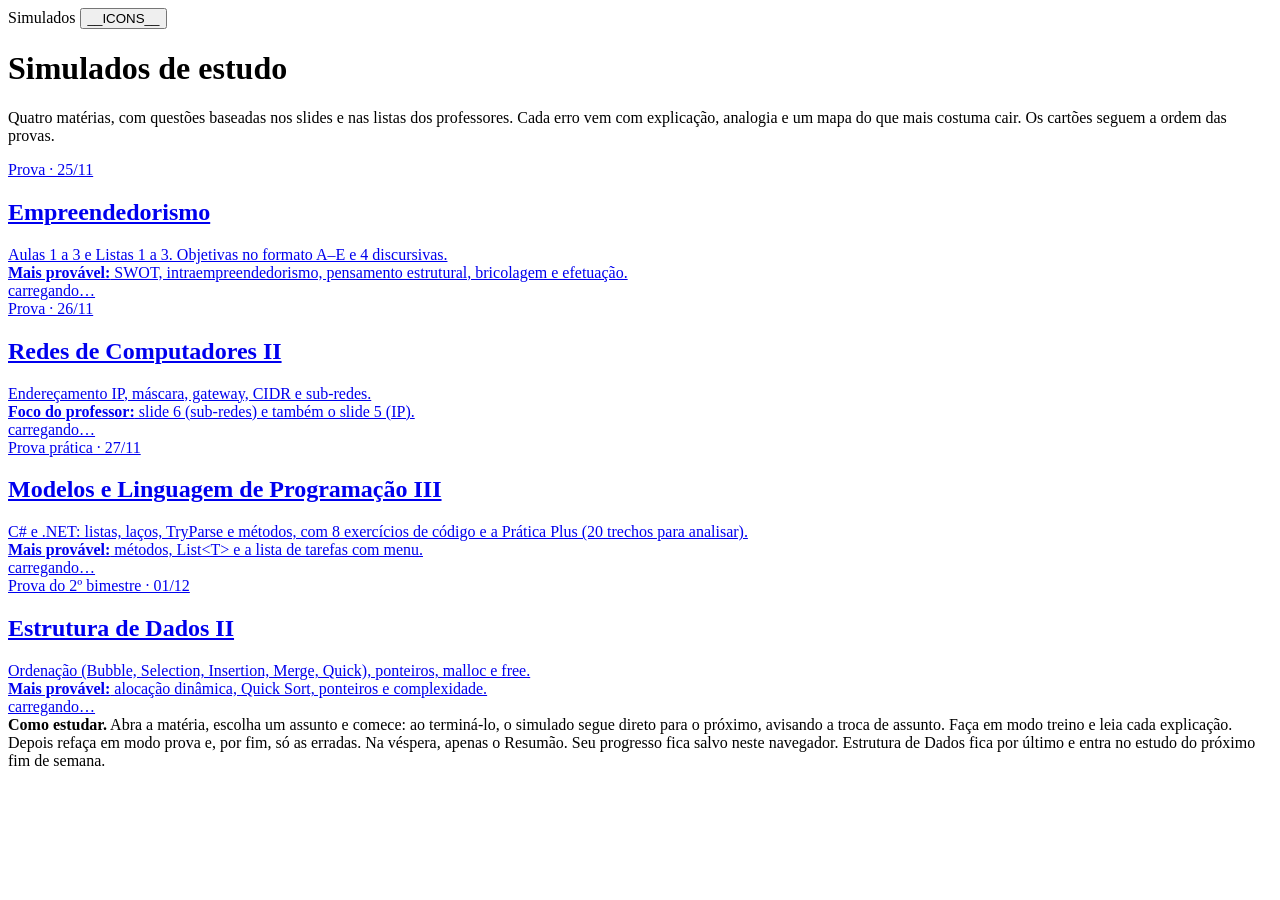
<file: src/index.tpl.html>
<!doctype html>
<html lang="pt-BR"><head><meta charset="utf-8">
<meta name="viewport" content="width=device-width,initial-scale=1">
<title>Simulados</title>
<script>__THEME__</script>
<style>__CSS__</style></head>
<body>
<header class="bar"><div class="in"><span class="brand">Simulados</span><span style="flex:1"></span>
<button class="icon-btn" data-theme-toggle aria-label="Alternar modo claro e escuro" title="Alternar modo claro/escuro">__ICONS__</button></div></header>
<div class="hero"><div class="in"><h1>Simulados de estudo</h1>
<p class="lead">Quatro matérias, com questões baseadas nos slides e nas listas dos professores. Cada erro vem com explicação, analogia e um mapa do que mais costuma cair. Os cartões seguem a ordem das provas.</p></div></div>
<main>
<div class="subjects">

<a class="subject" href="empreendedorismo.html" style="--c:#0f766e" data-id="emp" data-end="2026-11-25T00:00" data-total="59">
  <div class="top"><span class="dot"></span><span class="when" data-label="Prova">Prova · 25/11</span></div>
  <h2>Empreendedorismo</h2>
  <div class="desc">Aulas 1 a 3 e Listas 1 a 3. Objetivas no formato A–E e 4 discursivas.</div>
  <div class="most"><b>Mais provável:</b> SWOT, intraempreendedorismo, pensamento estrutural, bricolagem e efetuação.</div>
  <div class="status">carregando…</div><div class="prog"><i></i></div>
</a>

<a class="subject" href="redes-2.html" style="--c:#0369a1" data-id="redes" data-end="2026-11-26T20:30" data-total="60">
  <div class="top"><span class="dot"></span><span class="when" data-label="Prova">Prova · 26/11</span></div>
  <h2>Redes de Computadores II</h2>
  <div class="desc">Endereçamento IP, máscara, gateway, CIDR e sub-redes.</div>
  <div class="most"><b>Foco do professor:</b> slide 6 (sub-redes) e também o slide 5 (IP).</div>
  <div class="status">carregando…</div><div class="prog"><i></i></div>
</a>

<a class="subject" href="modelos-csharp.html" style="--c:#7c3aed" data-id="csharp" data-end="2026-11-27T20:30" data-total="70">
  <div class="top"><span class="dot"></span><span class="when" data-label="Prova prática">Prova prática · 27/11</span></div>
  <h2>Modelos e Linguagem de Programação III</h2>
  <div class="desc">C# e .NET: listas, laços, TryParse e métodos, com 8 exercícios de código e a Prática Plus (20 trechos para analisar).</div>
  <div class="most"><b>Mais provável:</b> métodos, List&lt;T&gt; e a lista de tarefas com menu.</div>
  <div class="status">carregando…</div><div class="prog"><i></i></div>
</a>

<a class="subject" href="estrutura-de-dados.html" style="--c:#4f46e5" data-id="ed" data-end="2026-12-01T20:30" data-total="50">
  <div class="top"><span class="dot"></span><span class="when" data-label="Prova do 2º bimestre">Prova do 2º bimestre · 01/12</span></div>
  <h2>Estrutura de Dados II</h2>
  <div class="desc">Ordenação (Bubble, Selection, Insertion, Merge, Quick), ponteiros, malloc e free.</div>
  <div class="most"><b>Mais provável:</b> alocação dinâmica, Quick Sort, ponteiros e complexidade.</div>
  <div class="status">carregando…</div><div class="prog"><i></i></div>
</a>

</div>
<div class="howto"><b>Como estudar.</b> Abra a matéria, escolha um assunto e comece: ao terminá-lo, o simulado segue direto para o próximo, avisando a troca de assunto. Faça em modo treino e leia cada explicação. Depois refaça em modo prova e, por fim, só as erradas. Na véspera, apenas o Resumão. Seu progresso fica salvo neste navegador. Estrutura de Dados fica por último e entra no estudo do próximo fim de semana.</div>
</main>
<script>
document.querySelectorAll("a.subject").forEach(function (a) {
  var id = a.dataset.id, s = { q: {} };
  if (window.examEnded(a.dataset.end)) { a.classList.add("done"); var w = a.querySelector(".when"); w.textContent = "Prova encerrada · " + w.textContent.split(" · ")[1]; }
  try { s = JSON.parse(localStorage.getItem("sim_" + id)) || s; } catch (e) {}
  var total = s.total || +a.dataset.total;
  var done = Object.keys(s.q).length, ok = Object.values(s.q).filter(function (x) { return x.ok; }).length;
  a.querySelector(".prog i").style.width = (done / total * 100) + "%";
  a.querySelector(".status").textContent = done ? done + " de " + total + " feitas · " + Math.round(ok / done * 100) + "% de acerto" : total + " questões · ainda não começou";
});
</script>
</body></html>
</file>
